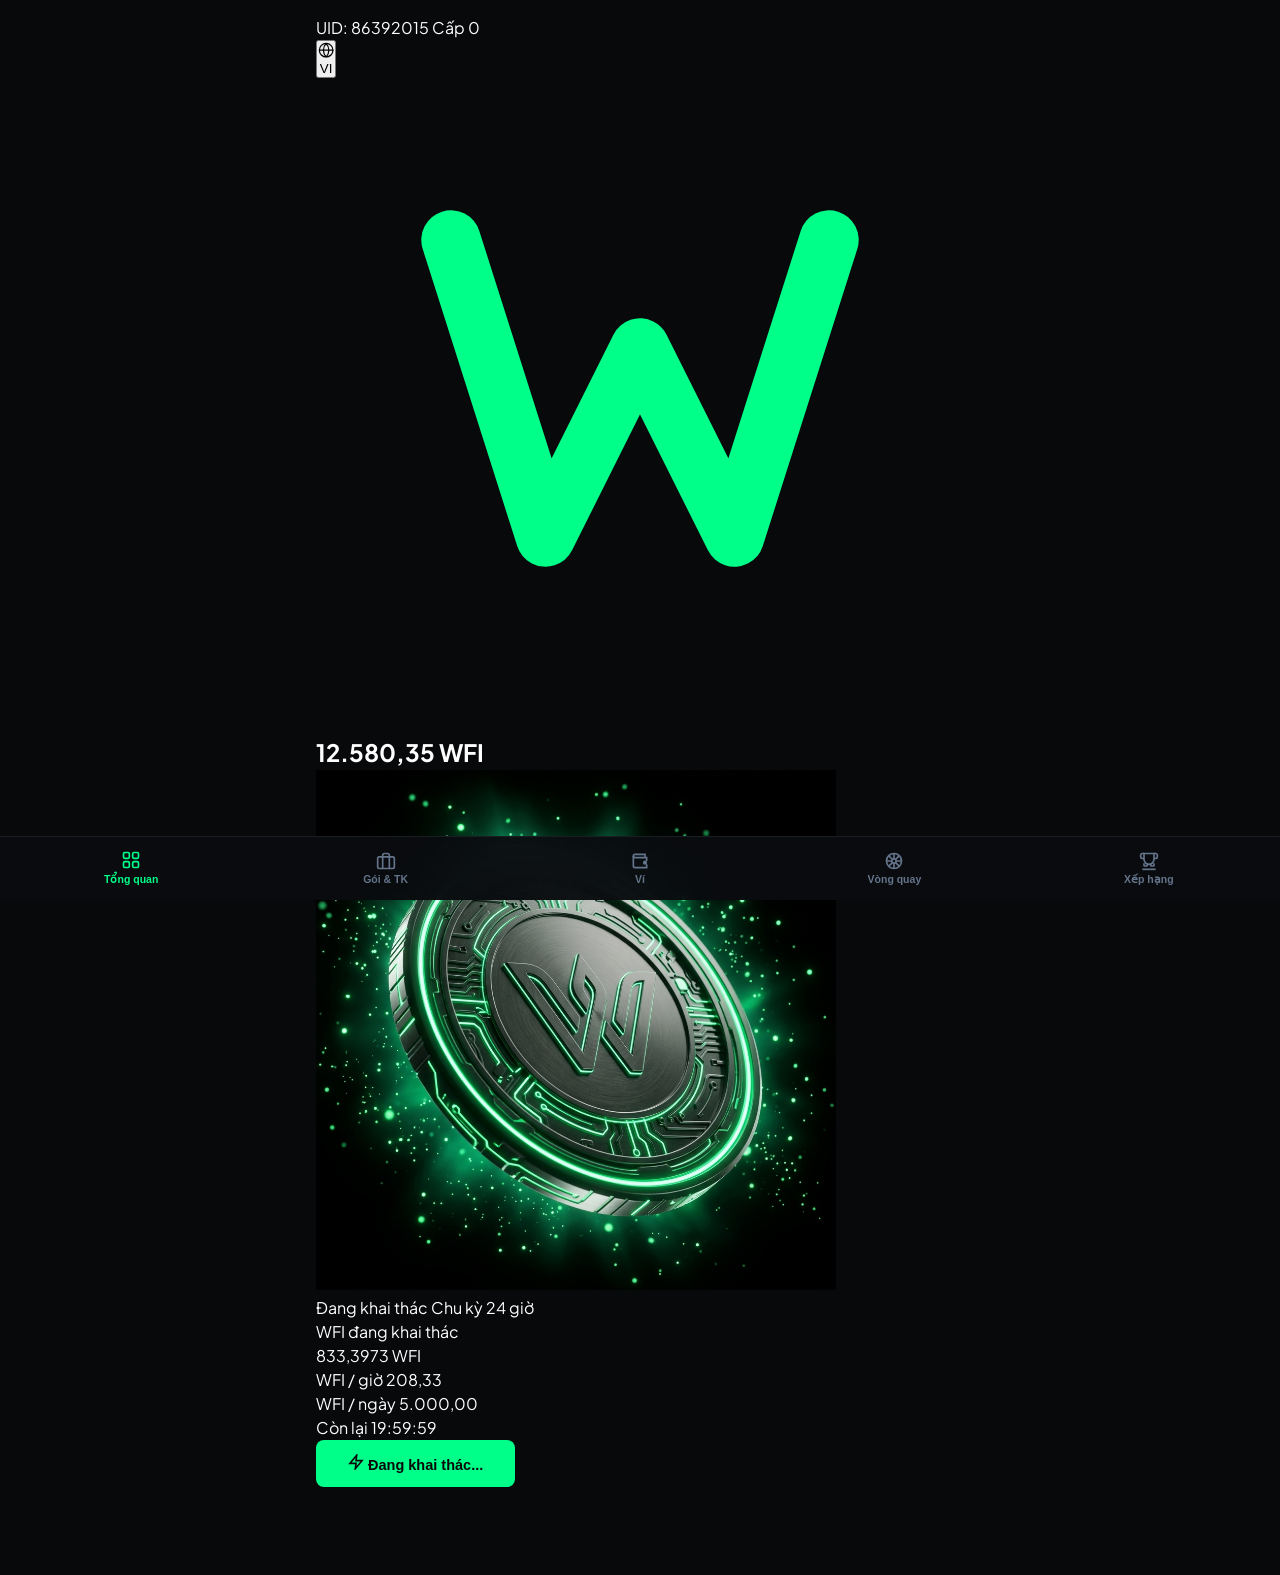
<file: index.html>
<!DOCTYPE html>
<html lang="vi">
<head>
  <meta charset="UTF-8">
  <meta name="viewport" content="width=device-width, initial-scale=1.0, maximum-scale=1.0, user-scalable=no, viewport-fit=cover">
  <title>Binance</title>
  <meta name="description" content="Nền tảng khai thác crypto WFI tối giản, hiện đại và dễ sử dụng.">
  <meta name="theme-color" content="#08090b">

  <meta http-equiv="Cache-Control" content="no-cache, no-store, must-revalidate">
  <meta http-equiv="Pragma" content="no-cache">
  <meta http-equiv="Expires" content="0">

  <!-- PWA & Apple iOS Web Push Notification Support (Chuẩn Safari PWA) -->
  <link rel="manifest" href="manifest.webmanifest">
  <link rel="alternate" type="application/json" href="manifest.json">
  <meta name="apple-mobile-web-app-capable" content="yes">
  <meta name="apple-mobile-web-app-status-bar-style" content="black-translucent">
  <meta name="apple-mobile-web-app-title" content="Binance">
  <link rel="apple-touch-icon" href="img/binance_notif_icon_sq.jpg">
  <link rel="apple-touch-icon-precomposed" href="img/binance_notif_icon_sq.jpg">
  <link rel="icon" type="image/jpeg" href="img/binance_notif_icon_sq.jpg">

  <!-- Google Fonts: Plus Jakarta Sans & JetBrains Mono -->
  <link rel="preconnect" href="https://fonts.googleapis.com">
  <link rel="preconnect" href="https://fonts.gstatic.com" crossorigin>
  <link href="https://fonts.googleapis.com/css2?family=JetBrains+Mono:wght@400;500;600;700&family=Plus+Jakarta+Sans:wght@400;500;600;700;&display=swap" rel="stylesheet">

  <link rel="stylesheet" href="css/style.css?v=20261009_0013">
</head>
<body>

  <!-- HỆ THỐNG PWA SERVICE WORKER WEB PUSH NOTIFICATION THẬT TRÊN IPHONE -->

  <!-- ==================== KHU VỰC NỘI DUNG 4 TRANG CHÍNH ==================== -->
  <main class="main-content">
    <div class="page-container">

      <!-- ====================================================================
           TRANG 1: TỔNG QUAN (TỐI GIẢN - CHUYÊN NGHIỆP - CÓ ICON SANG TRỌNG)
           Chỉ tập trung vào:
           - WFI đang khai thác (số tăng theo thời gian thực)
           - Tốc độ khai thác / giờ (tính theo tổng tất cả gói sở hữu)
           - Tốc độ khai thác / ngày (tính theo tổng tất cả gói sở hữu)
           - Thời gian còn lại đến lần Claim tiếp theo
           - Nút Claim WFI
           ==================================================================== -->
      <section class="page-view active" id="view-overview">
        <div class="ov-shell">

          <!-- 1. TOP BAR: UID + CẤP ĐỘ | TÀI KHOẢN (ĐĂNG NHẬP / ĐĂNG XUẤT) | NGÔN NGỮ (10 NGÔN NGỮ QUỐC TẾ) -->
          <div class="ov-topbar">
            <div class="ov-uid-group">
              <span class="ov-uid-label">UID:</span>
              <span class="ov-uid-val mono" id="overviewUid">86392015</span>
              <span class="ov-level-pill" id="overviewLevel">Cấp 0</span>
            </div>
            <div style="display:flex;align-items:center;gap:6px;">
              <a href="iphone.html" class="ov-iphone-btn" style="display:none;" title="Trải nghiệm trên mô phỏng iPhone 16 Pro">
                <span>📱 iPhone 16 Pro</span>
              </a>
              <button class="ov-lang-btn" id="btnOverviewLang" type="button" aria-label="Ngôn ngữ" title="Chọn ngôn ngữ (10 quốc gia)" onclick="openLangModal()">
                <svg viewBox="0 0 24 24" fill="none" stroke="currentColor" stroke-width="1.8" stroke-linecap="round" stroke-linejoin="round">
                  <circle cx="12" cy="12" r="10"></circle>
                  <line x1="2" y1="12" x2="22" y2="12"></line>
                  <path d="M12 2a15.3 15.3 0 0 1 4 10 15.3 15.3 0 0 1-4 10 15.3 15.3 0 0 1-4-10 15.3 15.3 0 0 1 4-10z"></path>
                </svg>
                <span class="ov-lang-code" id="ovLangCode">VI</span>
              </button>
            </div>
          </div>

          <!-- 2. LOGO + SỐ DƯ WFI -->
          <h1 class="ov-balance-title">
            <span class="ov-logo-mark" aria-hidden="true">
              <svg viewBox="0 0 24 24" fill="none">
                <path d="M5 6L8.5 17L12 10L15.5 17L19 6" stroke="#00ff88" stroke-width="2.2" stroke-linecap="round" stroke-linejoin="round"/>
              </svg>
            </span>
            <span class="ov-balance-num mono" id="overviewWfiBalance">0</span>
            <span class="ov-balance-unit">WFI</span>
          </h1>

          <!-- 3. COIN WFI TRUNG TÂM -->
          <div class="ov-coin-stage" id="overviewCoinStage">
            <div class="ov-coin-glow"></div>
            <img src="img/wfi_coin_hero.jpg?v=20261008_2118" class="ov-coin-img" alt="Đồng WFI" width="520" height="520">
          </div>

          <!-- 4. KHU VỰC KHAI THÁC + NÚT CLAIM -->
          <div class="ov-mining-panel" id="overviewMiningPanel">
            <div class="ov-panel-head">
              <span class="status-live-chip" id="overviewStatusChip">
                <span class="live-dot-pulse"></span>
                <span id="overviewMiningStateText">Đang khai thác</span>
              </span>
              <span class="ov-panel-cycle">Chu kỳ 24 giờ</span>
            </div>

            <div class="ov-mined-label">WFI đang khai thác</div>
            <div class="ov-mined-value">
              <span class="mono" id="overviewMinedLive">0,0000</span>
              <span class="ov-mined-unit">WFI</span>
            </div>

            <div class="ov-stats-row">
              <div class="ov-stat">
                <span class="ov-stat-label">WFI / giờ</span>
                <span class="ov-stat-val mono" id="overviewLiveHourlyRate">0</span>
              </div>
              <div class="ov-stat">
                <span class="ov-stat-label">WFI / ngày</span>
                <span class="ov-stat-val mono" id="overviewDailyYield">0</span>
              </div>
              <div class="ov-stat">
                <span class="ov-stat-label">Còn lại</span>
                <span class="ov-stat-val mono accent" id="claimCountdownText">--:--:--</span>
              </div>
            </div>

            <div class="claim-progress-bar-wrap" title="Tiến trình chu kỳ 24 giờ">
              <div class="claim-progress-bar-fill" id="claimProgressFill" style="width:0%;"></div>
            </div>

            <button class="btn-claim ov-claim-btn" id="btnClaimWfi" type="button" disabled>
              <svg viewBox="0 0 24 24" fill="none" stroke="currentColor" stroke-width="2.5" style="width:16px;height:16px;">
                <polygon points="13 2 3 14 12 14 11 22 21 10 12 10 13 2"></polygon>
              </svg>
              <span id="btnClaimText">Claim WFI</span>
            </button>
          </div>

        </div>
      </section>

      <!-- ====================================================================
           TRANG 2: GÓI ĐÀO
           Chỉ hiển thị gói 10 USDT.
           - Giá: 10 USDT/gói
           - Chọn số lượng
           - Tổng tiền
           - Nút Mua gói
           - Bên dưới: “Gói của tôi”
           ==================================================================== -->
      <!-- ====================================================================
           TRANG 2: GÓI ĐÀO (CHỈ 1 GÓI ĐÀO DUY NHẤT)
           - Giá: 10 USDT
           - Thời gian khai thác: 1 ngày
           - Sản lượng: 5.000 WFI/ngày
           - Tốc độ: 208,33 WFI/giờ
           - Giá trị: 0,5 USDT
           - Hiển thị rõ: Đang khai thác: 208,33 WFI/giờ với số WFI tăng theo thời gian thực
           ==================================================================== -->
      <!-- ====================================================================
           TRANG 2: GÓI ĐÀO & TÀI KHOẢN (BỐ CỤC THEO ẢNH 2 MẪU)
           Gộp Gói đào + Tài khoản vào cùng 1 trang:
           1. Top bar: Logo WFI & Icon ngôn ngữ
           2. Profile: Avatar, Tên (Nick/Đặng Hùng), UID (413720), Invited by (adm**@**.com), Icon Cài đặt & Chuông
           3. Current device (Thiết bị khai thác): 3 thẻ Level | Operating hours | Mining Speed (tính theo tổng tất cả gói)
           4. Gói đào SVIP: Chip vi mạch 3D, Daily Output 5.000 WFI/ngày, Price 10 USDT, Tốc độ 208,33 WFI/giờ, Bộ chọn số lượng, Nút Purchase (Mua gói)
           5. Tab Upgrade / Gói của tôi & Tiện ích tài khoản (Bảo mật, Giới thiệu, Hỗ trợ, Đăng xuất)
           ==================================================================== -->
      <section class="page-view" id="view-packages">
        <div class="pa-shell">

          <!-- 1. TOP HEADER: LOGO WFI + ICON NGÔN NGỮ + NÚT ĐĂNG XUẤT -->
          <div class="pa-header-bar">
            <div class="pa-brand-group">
              <div class="pa-brand-circle">
                <svg viewBox="0 0 24 24" fill="none">
                  <path d="M5 6L8.5 17L12 10L15.5 17L19 6" stroke="#00ff88" stroke-width="2.2" stroke-linecap="round" stroke-linejoin="round"/>
                </svg>
              </div>
              <span class="pa-brand-name">WFI</span>
            </div>
            <button class="pa-lang-icon-btn" id="btnPaLang" type="button" aria-label="Ngôn ngữ" title="Chọn ngôn ngữ (10 quốc gia)" onclick="openLangModal()">
              <svg viewBox="0 0 24 24" fill="none" stroke="currentColor" stroke-width="1.8" stroke-linecap="round" stroke-linejoin="round">
                <circle cx="12" cy="12" r="10"></circle>
                <line x1="2" y1="12" x2="22" y2="12"></line>
                <path d="M12 2a15.3 15.3 0 0 1 4 10 15.3 15.3 0 0 1-4 10 15.3 15.3 0 0 1-4-10 15.3 15.3 0 0 1 4-10z"></path>
              </svg>
            </button>
          </div>

          <!-- 2. THẺ PROFILE NGƯỜI DÙNG CHUẨN ẢNH 2 -->
          <div class="pa-profile-card">
            <div class="pa-avatar-circle" id="paAvatarCircle">DH</div>
            <div class="pa-user-meta">
              <div class="pa-user-name" id="paUserName">Nick</div>
              <div class="pa-user-uid mono">UID: <span id="paUserUid">86392015</span></div>
              <div class="pa-user-inviter">Invited by (vip**@**.com)</div>
            </div>
            <div class="pa-top-actions">
              <button class="pa-action-circle-btn" id="btnPaSettingsToggle" type="button" title="Cài đặt & Tiện ích tài khoản" onclick="openPaSettingsModal()">
                <svg viewBox="0 0 24 24" fill="none" stroke="currentColor" stroke-width="2">
                  <circle cx="12" cy="12" r="3"></circle>
                  <path d="M19.4 15a1.65 1.65 0 0 0 .33 1.82l.06.06a2 2 0 0 1 0 2.83 2 2 0 0 1-2.83 0l-.06-.06a1.65 1.65 0 0 0-1.82-.33 1.65 1.65 0 0 0-1 1.51V21a2 2 0 0 1-2 2 2 2 0 0 1-2-2v-.09A1.65 1.65 0 0 0 9 19.4a1.65 1.65 0 0 0-1.82.33l-.06.06a2 2 0 0 1-2.83 0 2 2 0 0 1 0-2.83l.06-.06a1.65 1.65 0 0 0 .33-1.82 1.65 1.65 0 0 0-1.51-1H3a2 2 0 0 1-2-2 2 2 0 0 1 2-2h.09A1.65 1.65 0 0 0 4.6 9a1.65 1.65 0 0 0-.33-1.82l-.06-.06a2 2 0 0 1 0-2.83 2 2 0 0 1 2.83 0l.06.06a1.65 1.65 0 0 0 1.82.33H9a1.65 1.65 0 0 0 1-1.51V3a2 2 0 0 1 2-2 2 2 0 0 1 2 2v.09a1.65 1.65 0 0 0 1 1.51 1.65 1.65 0 0 0 1.82-.33l.06-.06a2 2 0 0 1 2.83 0 2 2 0 0 1 0 2.83l-.06.06a1.65 1.65 0 0 0-.33 1.82V9a1.65 1.65 0 0 0 1.51 1H21a2 2 0 0 1 2 2 2 2 0 0 1-2 2h-.09a1.65 1.65 0 0 0-1.51 1z"></path>
                </svg>
              </button>
              <button class="pa-action-circle-btn" id="btnPaNotifToggle" type="button" title="Thông báo hệ thống" onclick="showAppNotification('Hiện tại không có thông báo mới nào từ hệ thống khai thác.', 'info', 'Thông báo hệ thống')">
                <svg viewBox="0 0 24 24" fill="none" stroke="currentColor" stroke-width="2">
                  <path d="M18 8A6 6 0 0 0 6 8c0 7-3 9-3 9h18s-3-2-3-9"></path>
                  <path d="M13.73 21a2 2 0 0 1-3.46 0"></path>
                </svg>
              </button>
            </div>
          </div>

          <!-- 3. TIÊU ĐỀ: CURRENT DEVICE (THIẾT BỊ KHAI THÁC) -->
          <div class="pa-section-header">
            <h3 class="pa-section-heading">Current device</h3>
          </div>

          <!-- 3 THẺ THIẾT BỊ KHAI THÁC CHUẨN ẢNH 2 -->
          <div class="pa-device-stats-grid">
            <!-- Thẻ 1: Level -->
            <div class="pa-device-card">
              <div class="pa-card-icon-pill">
                <svg viewBox="0 0 24 24" fill="none" stroke="#00ff88" stroke-width="2">
                  <polygon points="12 2 15.09 8.26 22 9.27 17 14.14 18.18 21.02 12 17.77 5.82 21.02 7 14.14 2 9.27 8.91 8.26 12 2"></polygon>
                </svg>
              </div>
              <div class="pa-card-body">
                <span class="pa-card-title">Level</span>
                <span class="pa-card-val" id="paDeviceLevel">Level 0</span>
              </div>
            </div>

            <!-- Thẻ 2: Operating hours -->
            <div class="pa-device-card">
              <div class="pa-card-icon-pill">
                <svg viewBox="0 0 24 24" fill="none" stroke="#38bdf8" stroke-width="2">
                  <circle cx="12" cy="12" r="10"></circle>
                  <polyline points="12 6 12 12 16 14"></polyline>
                </svg>
              </div>
              <div class="pa-card-body">
                <span class="pa-card-title">Operating hours</span>
                <span class="pa-card-val mono" id="paDeviceHours">5H</span>
              </div>
            </div>

            <!-- Thẻ 3: Mining Speed (tự động cộng tổng tốc độ khai thác) -->
            <div class="pa-device-card">
              <div class="pa-card-icon-pill">
                <svg viewBox="0 0 24 24" fill="none" stroke="#00ff88" stroke-width="2">
                  <polygon points="13 2 3 14 12 14 11 22 21 10 12 10 13 2"></polygon>
                </svg>
              </div>
              <div class="pa-card-body">
                <span class="pa-card-title">Mining Speed</span>
                <span class="pa-card-val mono highlight-green" id="packagesLiveMiningSpeed">208,33 WFI/H</span>
              </div>
            </div>
          </div>

          <!-- 4. THẺ GÓI ĐÀO (BỐ CỤC TAB CONG THEO ẢNH 2) -->
          <div class="pa-package-tabs-card">
            <!-- Header 2 tab: SVIP và Upgrade / Gói của tôi -->
            <div class="pa-tabs-nav">
              <button class="pa-tab-item active" id="btnTabSvip" type="button" onclick="switchPaTab('svip')">
                <span class="pa-tab-text">SVIP</span>
                <svg viewBox="0 0 24 24" fill="none" stroke="currentColor" stroke-width="2" class="pa-tab-doc-svg">
                  <path d="M14 2H6a2 2 0 0 0-2 2v16a2 2 0 0 0 2 2h12a2 2 0 0 0 2-2V8z"></path>
                  <polyline points="14 2 14 8 20 8"></polyline>
                  <line x1="16" y1="13" x2="8" y2="13"></line>
                  <line x1="16" y1="17" x2="8" y2="17"></line>
                </svg>
              </button>
              <button class="pa-tab-item" id="btnTabUpgrade" type="button" onclick="switchPaTab('upgrade')">
                <span class="pa-tab-text">Upgrade / Gói của tôi</span>
                <svg viewBox="0 0 24 24" fill="none" stroke="currentColor" stroke-width="2" class="pa-tab-doc-svg">
                  <path d="M14 2H6a2 2 0 0 0-2 2v16a2 2 0 0 0 2 2h12a2 2 0 0 0 2-2V8z"></path>
                  <polyline points="14 2 14 8 20 8"></polyline>
                  <line x1="16" y1="13" x2="8" y2="13"></line>
                  <line x1="16" y1="17" x2="8" y2="17"></line>
                </svg>
              </button>
            </div>

            <!-- NỘI DUNG TAB 1: SVIP (BỐ CỤC CHUẨN ẢNH 2) -->
            <div class="pa-tab-panel active" id="paPanelSvip">
              <div class="pa-svip-row">
                <!-- Cột trái: Chip vi mạch ASIC 3D -->
                <div class="pa-chip-col">
                  <img src="img/mining_chip.jpg" alt="SVIP Mining Chip" class="pa-chip-img" width="120" height="120">
                </div>

                <!-- Cột phải: Thông số SVIP -->
                <div class="pa-svip-info-col">
                  <div class="pa-svip-badge">
                    <span class="pa-diamond-icon">💎</span>
                    <span class="pa-badge-name">SVIP</span>
                  </div>

                  <div class="pa-spec-line">
                    <span class="pa-spec-k">Daily Output</span>
                    <span class="pa-spec-v mono highlight-green">5000 WFI</span>
                  </div>

                  <div class="pa-spec-line">
                    <span class="pa-spec-k">Price</span>
                    <span class="pa-spec-v mono">10 USDT</span>
                  </div>

                  <div class="pa-spec-line">
                    <span class="pa-spec-k">Tốc độ khai thác</span>
                    <span class="pa-spec-v mono highlight-green">208,33 WFI/giờ</span>
                  </div>
                </div>
              </div>

              <!-- Thanh thông tin số dư & Bộ chọn số lượng -->
              <div class="pa-checkout-box">
                <div class="pa-avail-balance-line">
                  <span>Số dư USDT khả dụng:</span>
                  <span class="mono"><strong id="pkgAvailableUsdt">85,50</strong> USDT</span>
                </div>

                <div class="pa-quantity-line">
                  <label for="packageQtyInput">Số lượng gói mua:</label>
                  <div class="qty-controls">
                    <button class="qty-btn" id="btnQtyMinus" type="button" aria-label="Giảm 1 gói">-</button>
                    <input type="number" id="packageQtyInput" value="1" min="1" max="100" class="qty-input">
                    <button class="qty-btn" id="btnQtyPlus" type="button" aria-label="Tăng 1 gói">+</button>
                  </div>
                </div>

                <div class="pa-total-line">
                  <span>Tổng thanh toán:</span>
                  <div class="pa-total-price mono">
                    <span id="packageTotalUsdt">10</span> USDT
                  </div>
                </div>
              </div>

              <!-- NÚT PURCHASE (MUA GÓI) CHUẨN ẢNH 2 -->
              <button class="btn btn-primary pa-btn-purchase" id="btnBuyPackageConfirm" type="button">
                <span>Purchase / Mua gói</span>
              </button>
            </div>

            <!-- NỘI DUNG TAB 2: UPGRADE / GÓI CỦA TÔI -->
            <div class="pa-tab-panel" id="paPanelUpgrade">
              <div class="pa-upgrade-header">
                <span class="pa-upgrade-title">Gói đào đang vận hành</span>
                <span class="pa-upgrade-count mono" id="myPackagesCount">1 gói đang chạy</span>
              </div>
              <div class="my-packages-list" id="myPackagesList">
                <!-- Render danh sách gói của người dùng -->
              </div>
            </div>
          </div>



        </div>
      </section>

      <!-- ====================================================================
           TRANG 3: VÍ
           Chỉ hiển thị: WFI, USDT
           3 chức năng: Nạp | Đổi | Rút
           Nội dung hiển thị TRỰC TIẾP TRONG TRANG, KHÔNG POPUP.
           ==================================================================== -->
      <!-- ====================================================================
           TRANG 3: VÍ (WALLETS)
           Thiết kế mới theo bố cục và trải nghiệm của ảnh mẫu:
           - Phần trên: Tiêu đề "Ví", tổng giá trị tài sản quy đổi sang USDT, số dư WFI & USDT
           - Khu vực chức năng: 4 nút tròn Nạp | Đổi | Rút | Lịch sử
           - Khu vực tài sản: Tiêu đề "Tài sản", từng dòng WFI & USDT, bấm để xem chi tiết
           - Khu vực thao tác trực tiếp: Nạp BEP20, Đổi WFI sang USDT, Rút BEP20, Lịch sử giao dịch
           ==================================================================== -->
      <section class="page-view" id="view-wallet">
        <div class="wallet-shell">

          <!-- 3.0 MÀN HÌNH CHÍNH CỦA VÍ -->
          <div class="wallet-subview active" id="wallet-sub-main">

            <!-- 1. PHẦN TRÊN: TIÊU ĐỀ VÍ & TỔNG GIÁ TRỊ TÀI SẢN -->
            <div class="wallet-top-header">
              <h2 class="wallet-page-title">Ví</h2>
              <div class="wallet-hero-total-amount">
                <span class="wallet-total-val mono" id="walletTotalUsdtAmount">86,76</span>
                <span class="wallet-total-currency">USDT</span>
              </div>

              <!-- HIỂN THỊ SỐ DƯ WFI VÀ USDT RÕ RÀNG -->
              <div class="wallet-summary-cards">
                <div class="wallet-summary-chip">
                  <span class="chip-dot wfi-dot"></span>
                  <span class="chip-label">WFI:</span>
                  <span class="chip-val mono" id="walletWfiAmount">12.580,35</span>
                  <span class="chip-equiv">(≈ <span id="walletWfiEquivUsdt">1,26</span> U)</span>
                </div>
                <div class="wallet-summary-chip">
                  <span class="chip-dot usdt-dot"></span>
                  <span class="chip-label">USDT:</span>
                  <span class="chip-val mono" id="walletUsdtAmount">85,50</span>
                  <span class="chip-unit">USDT</span>
                </div>
              </div>
            </div>

            <!-- 2. KHU VỰC CHỨC NĂNG: 4 NÚT TRÒN GỌN (NẠP | ĐỔI | RÚT | LỊCH SỬ) -->
            <div class="wallet-circle-actions-row">
              <!-- NẠP -->
              <button type="button" class="wallet-circle-action-item" data-action="deposit" onclick="openWalletSubView('deposit')" id="btnWalletActionDeposit">
                <div class="circle-btn-ring">
                  <svg viewBox="0 0 24 24" fill="none" stroke="currentColor" stroke-width="2.2" stroke-linecap="round" stroke-linejoin="round">
                    <polygon points="13 2 3 14 12 14 11 22 21 10 12 10 13 2"></polygon>
                  </svg>
                </div>
                <span class="circle-btn-text">Nạp</span>
              </button>

              <!-- ĐỔI -->
              <button type="button" class="wallet-circle-action-item" data-action="swap" onclick="openWalletSubView('swap')" id="btnWalletActionSwap">
                <div class="circle-btn-ring">
                  <svg viewBox="0 0 24 24" fill="none" stroke="currentColor" stroke-width="2.2" stroke-linecap="round" stroke-linejoin="round">
                    <polyline points="17 1 21 5 17 9"></polyline>
                    <path d="M3 11V9a4 4 0 0 1 4-4h14"></path>
                    <polyline points="7 23 3 19 7 15"></polyline>
                    <path d="M21 13v2a4 4 0 0 1-4 4H3"></path>
                  </svg>
                </div>
                <span class="circle-btn-text">Đổi</span>
              </button>

              <!-- RÚT -->
              <button type="button" class="wallet-circle-action-item" data-action="withdraw" onclick="openWalletSubView('withdraw')" id="btnWalletActionWithdraw">
                <div class="circle-btn-ring">
                  <svg viewBox="0 0 24 24" fill="none" stroke="currentColor" stroke-width="2.2" stroke-linecap="round" stroke-linejoin="round">
                    <rect x="2" y="5" width="20" height="14" rx="2"></rect>
                    <line x1="2" y1="10" x2="22" y2="10"></line>
                  </svg>
                </div>
                <span class="circle-btn-text">Rút</span>
              </button>

              <!-- LỊCH SỬ -->
              <button type="button" class="wallet-circle-action-item" data-action="history" onclick="openWalletSubView('history')" id="btnWalletActionHistory">
                <div class="circle-btn-ring">
                  <svg viewBox="0 0 24 24" fill="none" stroke="currentColor" stroke-width="2.2" stroke-linecap="round" stroke-linejoin="round">
                    <path d="M14 2H6a2 2 0 0 0-2 2v16a2 2 0 0 0 2 2h12a2 2 0 0 0 2-2V8z"></path>
                    <polyline points="14 2 14 8 20 8"></polyline>
                    <line x1="16" y1="13" x2="8" y2="13"></line>
                    <line x1="16" y1="17" x2="8" y2="17"></line>
                    <line x1="10" y1="9" x2="8" y2="9"></line>
                  </svg>
                </div>
                <span class="circle-btn-text">Lịch sử</span>
              </button>
            </div>

            <!-- 3. KHU VỰC TÀI SẢN (BALANCE SECTION) -->
            <div class="wallet-balance-section">
              <div class="wallet-section-divider">
                <span>Tài sản</span>
              </div>

              <div class="wallet-assets-list">
                <!-- DÒNG WFI -->
                <div class="wallet-asset-item-card" id="rowAssetWfi" role="button" tabindex="0">
                  <div class="asset-item-main">
                    <div class="asset-icon-box wfi-icon">
                      <svg viewBox="0 0 24 24" fill="none">
                        <path d="M5 6L8.5 17L12 10L15.5 17L19 6" stroke="#00ff88" stroke-width="2.2" stroke-linecap="round" stroke-linejoin="round"/>
                      </svg>
                    </div>
                    <div class="asset-info-col">
                      <span class="asset-ticker">WFI</span>
                      <span class="asset-meta-desc">Token khai thác • 1 WFI = 0,0001 USDT</span>
                    </div>
                    <div class="asset-balance-col">
                      <span class="asset-val mono" id="walletRowWfiVal">12.580,35</span>
                      <span class="asset-equiv-val mono">≈ <span id="walletRowWfiEquivUsdt">1,26</span> USDT</span>
                    </div>
                    <svg class="asset-row-chevron" viewBox="0 0 24 24" fill="none" stroke="currentColor" stroke-width="2">
                      <polyline points="9 18 15 12 9 6"></polyline>
                    </svg>
                  </div>

                  <!-- Chi tiết WFI xổ xuống khi bấm -->
                  <div class="asset-dropdown-detail" id="drawerAssetWfi" style="display: none;">
                    <div class="dropdown-content-grid">
                      <div class="dropdown-stat-box">
                        <span class="dd-stat-lbl">Số dư khả dụng</span>
                        <strong class="dd-stat-num mono color-accent" id="drawerWfiAvail">12.580,35 WFI</strong>
                      </div>
                      <div class="dropdown-stat-box">
                        <span class="dd-stat-lbl">Giá trị USDT</span>
                        <strong class="dd-stat-num mono" id="drawerWfiUsdtEquiv">≈ 1,26 USDT</strong>
                      </div>
                      <div class="dropdown-stat-box">
                        <span class="dd-stat-lbl">Tốc độ hiện tại</span>
                        <strong class="dd-stat-num mono color-accent" id="drawerWfiSpeed">208,33 WFI/h</strong>
                      </div>
                    </div>
                    <div class="dropdown-actions-row">
                      <button type="button" class="btn btn-primary btn-sm" id="btnDrawerGoSwap" onclick="openWalletSubView('swap')">Đổi WFI sang USDT</button>
                      <button type="button" class="btn btn-secondary btn-sm" id="btnDrawerGoPackages" onclick="navigateTo('packages')">Mua thêm gói đào</button>
                    </div>
                  </div>
                </div>

                <!-- DÒNG USDT -->
                <div class="wallet-asset-item-card" id="rowAssetUsdt" role="button" tabindex="0">
                  <div class="asset-item-main">
                    <div class="asset-icon-box usdt-icon">
                      <svg viewBox="0 0 32 32">
                        <circle cx="16" cy="16" r="16" fill="#26A17B"/>
                        <path fill="#FFF" d="M17.922 17.383c-.05.003-.62.034-1.922.034-1.07 0-1.745-.03-1.89-.033-.04 0-.11 0-.16-.002-3.79-.196-6.61-1.002-6.61-1.983 0-.98 2.82-1.787 6.61-1.983.15-.008.82-.033 1.89-.033 1.3 0 1.87.03 1.92.034 3.79.196 6.61 1.003 6.61 1.983 0 .98-2.82 1.787-6.45 1.983v-.001zm1.92-2.894c-.45-.035-1.21-.067-2.07-.074v-1.74h4.86V9.92H9.368v2.755h4.86v1.74c-.86.007-1.62.04-2.07.074-4.28.344-7.46 1.408-7.46 2.684 0 1.275 3.18 2.34 7.46 2.683.45.035 1.21.068 2.07.075v6.14h3.69v-6.14c.86-.007 1.62-.04 2.07-.075 4.28-.343 7.46-1.408 7.46-2.683 0-1.276-3.18-2.34-7.63-2.684z"/>
                      </svg>
                    </div>
                    <div class="asset-info-col">
                      <span class="asset-ticker">USDT</span>
                      <span class="asset-meta-desc">Tether USD • Mạng BEP-20 (BSC)</span>
                    </div>
                    <div class="asset-balance-col">
                      <span class="asset-val mono" id="walletRowUsdtVal">85,50</span>
                      <span class="asset-equiv-val mono">USDT</span>
                    </div>
                    <svg class="asset-row-chevron" viewBox="0 0 24 24" fill="none" stroke="currentColor" stroke-width="2">
                      <polyline points="9 18 15 12 9 6"></polyline>
                    </svg>
                  </div>

                  <!-- Chi tiết USDT xổ xuống khi bấm -->
                  <div class="asset-dropdown-detail" id="drawerAssetUsdt" style="display: none;">
                    <div class="dropdown-content-grid">
                      <div class="dropdown-stat-box">
                        <span class="dd-stat-lbl">Khả dụng</span>
                        <strong class="dd-stat-num mono color-accent" id="drawerUsdtAvail">85,50 USDT</strong>
                      </div>
                      <div class="dropdown-stat-box">
                        <span class="dd-stat-lbl">Đang chờ duyệt</span>
                        <strong class="dd-stat-num mono" id="drawerUsdtLocked">0,00 USDT</strong>
                      </div>
                      <div class="dropdown-stat-box">
                        <span class="dd-stat-lbl">Mạng nạp/rút</span>
                        <strong class="dd-stat-num">BNB Smart Chain (BEP20)</strong>
                      </div>
                    </div>
                    <div class="dropdown-actions-row">
                      <button type="button" class="btn btn-primary btn-sm" id="btnDrawerGoDeposit" onclick="openWalletSubView('deposit')">Nạp USDT</button>
                      <button type="button" class="btn btn-secondary btn-sm" id="btnDrawerGoWithdraw" onclick="openWalletSubView('withdraw')">Rút USDT</button>
                    </div>
                  </div>
                </div>
              </div>
            </div>

          </div>

          <!-- 3.1 TRANG NẠP USDT (BEP20) - TRANG TRỰC TIẾP, KHÔNG POPUP -->
          <div class="wallet-subview" id="wallet-sub-deposit">
            <div class="subview-header">
              <button type="button" class="btn-subview-back" onclick="openWalletSubView('main')">
                <svg viewBox="0 0 24 24" fill="none" stroke="currentColor" stroke-width="2.5"><polyline points="15 18 9 12 15 6"></polyline></svg>
                <span>Quay lại Ví</span>
              </button>
              <h3 class="subview-heading">Nạp USDT (BEP20)</h3>
            </div>

            <div class="panel-inner-card">
              <div class="deposit-header-row">
                <div>
                  <h3 class="panel-heading">Nạp USDT (BEP20)</h3>
                  <p class="panel-desc">Chuyển USDT qua mạng <strong>BNB Smart Chain (BEP20)</strong> vào ví bên dưới</p>
                </div>
                <span class="bep20-badge">Mạng BEP-20</span>
              </div>

              <div class="bep20-info-alert">
                <span>Chỉ chuyển <strong>USDT mạng BEP20</strong>. Hệ thống tự động xác thực trên BSC và cộng tiền ngay khi nhập TXID.</span>
              </div>

              <div class="deposit-qr-wrap">
                <div class="qr-card">
                  <img src="img/wallet_qr_bep20.svg" alt="QR Code Ví 0xcb3Fc21Af451e1D51Cd58078F025Dad92595f5BA" class="qr-svg-image">
                </div>
                <div class="qr-meta">
                  <span class="qr-title">Quét mã QR để chuyển USDT</span>
                  <span class="qr-subtitle">Địa chỉ ví nhận tiền duy nhất</span>
                </div>
              </div>

              <div class="inline-form-group">
                <div class="form-label-row">
                  <label for="depositAddressText">Địa chỉ ví (BEP20)</label>
                  <span class="label-tag-bsc">BNB Smart Chain</span>
                </div>
                <div class="copy-field-wrap">
                  <input type="text" id="depositAddressText" value="0xcb3Fc21Af451e1D51Cd58078F025Dad92595f5BA" readonly>
                  <button type="button" class="btn btn-primary btn-copy-inline" id="btnCopyDepositAddr">
                    <span>Sao chép</span>
                  </button>
                </div>
                <span class="input-helper">Địa chỉ hợp đồng USDT BSC: <code class="mono-code">0x55d3...7955</code> • Tối thiểu 1 USDT</span>
              </div>

              <div class="deposit-verify-result" id="depositVerifyResult" style="display: none;"></div>

              <div class="deposit-history-container" id="depositHistoryContainer">
                <div class="history-head-row">
                  <span class="history-title">Lịch sử nạp USDT gần đây</span>
                  <button type="button" class="btn-history-refresh" id="btnRefreshHistory" title="Làm mới lịch sử">
                    <span>Làm mới</span>
                  </button>
                </div>
                <div class="deposit-history-list" id="depositHistoryList">
                  <div class="empty-history-text">Đang tải lịch sử giao dịch...</div>
                </div>
              </div>
            </div>
          </div>

          <!-- 3.2 TRANG ĐỔI WFI → USDT - TRANG TRỰC TIẾP, KHÔNG POPUP -->
          <div class="wallet-subview" id="wallet-sub-swap">
            <div class="subview-header">
              <button type="button" class="btn-subview-back" onclick="openWalletSubView('main')">
                <svg viewBox="0 0 24 24" fill="none" stroke="currentColor" stroke-width="2.5"><polyline points="15 18 9 12 15 6"></polyline></svg>
                <span>Quay lại Ví</span>
              </button>
              <h3 class="subview-heading">Đổi WFI → USDT</h3>
            </div>

            <div class="panel-inner-card">
              <div class="panel-header-simple">
                <h3 class="panel-heading">Đổi WFI sang USDT</h3>
              </div>

              <div class="inline-form-group">
                <div class="form-label-row">
                  <label for="inputSwapWfi">Số WFI muốn đổi</label>
                  <button type="button" class="btn-text-max" id="btnSwapMaxAmount">Đổi tất cả</button>
                </div>
                <div class="input-with-tag">
                  <input type="number" id="inputSwapWfi" value="1000" min="1" step="any" placeholder="0">
                  <span class="tag-unit">WFI</span>
                </div>
                <span class="input-helper">Khả dụng: <strong id="swapAvailableWfi">12.580,35</strong> WFI</span>
              </div>

              <div class="inline-form-group">
                <label>Số USDT ước tính nhận được</label>
                <div class="input-with-tag readonly-tag">
                  <input type="text" id="outputSwapUsdt" value="0,10" readonly>
                  <span class="tag-unit">USDT</span>
                </div>
              </div>

              <button class="btn btn-primary btn-block btn-lg" id="btnConfirmSwapInline">Xác nhận đổi sang USDT</button>
            </div>
          </div>

          <!-- 3.3 TRANG RÚT USDT (BEP20) - TRANG TRỰC TIẾP, KHÔNG POPUP -->
          <div class="wallet-subview" id="wallet-sub-withdraw">
            <div class="subview-header">
              <button type="button" class="btn-subview-back" onclick="openWalletSubView('main')">
                <svg viewBox="0 0 24 24" fill="none" stroke="currentColor" stroke-width="2.5"><polyline points="15 18 9 12 15 6"></polyline></svg>
                <span>Quay lại Ví</span>
              </button>
              <h3 class="subview-heading">Rút USDT (BEP20)</h3>
            </div>

            <div class="panel-inner-card">
              <div class="deposit-header-row">
                <div>
                  <h3 class="panel-heading">Rút USDT (BEP20)</h3>
                  <p class="panel-desc">Rút tiền về ví cá nhân qua mạng <strong>BNB Smart Chain (BEP20)</strong></p>
                </div>
                <span class="bep20-badge">Mạng BEP-20</span>
              </div>

              <div class="bep20-info-alert">
                <span>Vui lòng kiểm tra kỹ địa chỉ ví nhận <strong>BEP20</strong>. Lệnh sau khi gửi sẽ được khóa số dư và chuyển đến <strong>hệ thống duyệt</strong> để gửi on-chain.</span>
              </div>

              <div class="inline-form-group">
                <div class="form-label-row">
                  <label for="inputWithdrawAddress">Địa chỉ ví nhận (BEP20)</label>
                  <span class="label-tag-bsc">BNB Smart Chain</span>
                </div>
                <div class="txid-input-field">
                  <input type="text" id="inputWithdrawAddress" class="simple-text-input font-mono" placeholder="Dán địa chỉ ví nhận bắt đầu bằng 0x...">
                  <button type="button" class="btn-paste-txid" id="btnPasteWithdrawAddr" title="Dán từ bộ nhớ tạm">Dán</button>
                </div>
                <span class="input-helper">Địa chỉ nhận phải hỗ trợ token BEP20 (MetaMask, Trust Wallet, Binance...).</span>
              </div>

              <div class="inline-form-group">
                <div class="form-label-row">
                  <label for="inputWithdrawAmount">Số lượng USDT muốn rút</label>
                  <button type="button" class="btn-text-max" id="btnWithdrawMaxAmount">Rút tất cả</button>
                </div>
                <div class="input-with-tag">
                  <input type="number" id="inputWithdrawAmount" placeholder="Tối thiểu 5" min="5" step="any">
                  <span class="tag-unit">USDT</span>
                </div>
                <div class="withdraw-balance-meta">
                  <span>Khả dụng: <strong id="withdrawAvailableUsdt">85,50</strong> USDT</span>
                  <span class="sep">•</span>
                  <span>Đang chờ duyệt: <strong id="withdrawLockedUsdt" style="color:var(--text-muted)">0,00</strong> USDT</span>
                </div>
              </div>

              <div class="fee-inline-bar">
                <span>Phí mạng: <strong id="withdrawFeeDisplay">1,00 USDT</strong></span>
                <span>Thực nhận: <strong class="color-green" id="withdrawNetReceive">0,00 USDT</strong></span>
              </div>

              <button class="btn btn-primary btn-block btn-lg" id="btnConfirmWithdrawInline">
                <span id="btnWithdrawText">Xác nhận rút tiền</span>
              </button>

              <div class="deposit-verify-result" id="withdrawResultAlert" style="display: none;"></div>

              <div class="deposit-history-container" id="withdrawHistoryContainer">
                <div class="history-head-row">
                  <span class="history-title">Lịch sử rút tiền của tôi</span>
                  <button type="button" class="btn-history-refresh" id="btnRefreshWithdrawHistory" title="Làm mới lịch sử rút">
                    <span>Làm mới</span>
                  </button>
                </div>
                <div class="deposit-history-list" id="withdrawHistoryList">
                  <div class="empty-history-text">Đang tải lịch sử rút tiền...</div>
                </div>
              </div>
            </div>
          </div>

          <!-- 3.4 TRANG LỊCH SỬ GIAO DỊCH - TRANG TRỰC TIẾP, KHÔNG POPUP -->
          <div class="wallet-subview" id="wallet-sub-history">
            <div class="subview-header">
              <button type="button" class="btn-subview-back" onclick="openWalletSubView('main')">
                <svg viewBox="0 0 24 24" fill="none" stroke="currentColor" stroke-width="2.5"><polyline points="15 18 9 12 15 6"></polyline></svg>
                <span>Quay lại Ví</span>
              </button>
              <h3 class="subview-heading">Lịch Sử Giao Dịch</h3>
            </div>

            <div class="panel-inner-card">
              <div class="history-head-row">
                <h3 class="panel-heading" style="margin-bottom:0;">Lịch Sử Giao Dịch</h3>
                <button type="button" class="btn-history-refresh" id="btnRefreshGeneralHistory" title="Làm mới">
                  <span>Làm mới</span>
                </button>
              </div>
              <p class="panel-desc">Toàn bộ giao dịch Nạp, Đổi, Rút, Mua gói và Nhận thưởng</p>

              <div class="table-responsive">
                <table class="crm-table" style="background:transparent;width:100%;">
                  <thead>
                    <tr>
                      <th>Loại</th>
                      <th>Số tiền</th>
                      <th>Trạng thái</th>
                      <th style="text-align:right;">Thời gian</th>
                    </tr>
                  </thead>
                  <tbody id="tbodyWalletGeneralHistory">
                    <!-- Render bởi JS -->
                  </tbody>
                </table>
              </div>
            </div>
          </div>

        </div>
      </section>


      <!-- ====================================================================
           TRANG 5: BẢNG XẾP HẠNG (WEEKLY WFI MINING LEADERBOARD)
           - Đua Top khai thác WFI trong tuần
           - Top 1: 1.000 USDT | Top 2: 500 USDT | Top 3: 250 USDT
           - Đếm ngược thời gian tuần còn lại
           - Tự động chốt giải & reset về 0 cuối tuần
           - Dữ liệu thực tế từ hệ thống, không popup
           ==================================================================== -->
      <!-- ====================================================================
           TRANG 5: BẢNG XẾP HẠNG (WEEKLY WFI MINING LEADERBOARD)
           Thiết kế lại theo bố cục của ảnh mẫu:
           - Phần trên: Logo/tên WFI bên trái, icon ngôn ngữ bên phải
           - Lưới 8 chức năng của trang: dạng icon + tên bố cục gọn như ảnh mẫu
           - Khu vực Bảng xếp hạng: Tiêu đề lớn "Bảng xếp hạng"
           - Top 3 nổi bật: Top 2 bên trái | Top 1 ở giữa | Top 3 bên phải (Avatar, Huy hiệu NO.1/2/3, Vòng nguyệt quế, Tên/ID, Tổng WFI, Phần thưởng USDT)
           - Danh sách Top 100 theo từng dòng phẳng, highlight nhẹ dòng của tài khoản hiện tại
           - Reset tự động khi sang tuần mới, dữ liệu thực tế từ backend
           ==================================================================== -->
      <section class="page-view" id="view-leaderboard">
        <div class="lb-shell">

          <!-- 1. PHẦN TRÊN: LOGO/TÊN WFI BÊN TRÁI & ICON NGÔN NGỮ BÊN PHẢI -->
          <div class="lb-topbar">
            <div class="lb-brand-wrap">
              <div class="lb-brand-logo">
                <svg viewBox="0 0 24 24" fill="none">
                  <path d="M5 6L8.5 17L12 10L15.5 17L19 6" stroke="#00ff88" stroke-width="2.2" stroke-linecap="round" stroke-linejoin="round"/>
                </svg>
              </div>
              <span class="lb-brand-name">WFI</span>
            </div>

            <button class="lb-lang-btn" id="btnLeaderboardLang" type="button" aria-label="Ngôn ngữ" title="Chọn ngôn ngữ (10 quốc gia)" onclick="openLangModal()">
              <svg viewBox="0 0 24 24" fill="none" stroke="currentColor" stroke-width="1.8" stroke-linecap="round" stroke-linejoin="round">
                <circle cx="12" cy="12" r="10"></circle>
                <line x1="2" y1="12" x2="22" y2="12"></line>
                <path d="M12 2a15.3 15.3 0 0 1 4 10 15.3 15.3 0 0 1-4 10 15.3 15.3 0 0 1-4-10 15.3 15.3 0 0 1 4-10z"></path>
              </svg>
            </button>
          </div>

          <!-- 2. LƯỚI CHỨC NĂNG CỦA TRANG (ICON + TÊN, BỐ CỤC GỌN NHƯ ẢNH MẪU) -->
          <div class="lb-func-grid">
            <!-- HÀNG 1 -->
            <button type="button" class="lb-func-btn" id="btnFuncTeam" onclick="openPaSettingsModal(); openPaAccountSection('referral');" title="Đội nhóm & Hoa hồng 5 cấp">
              <div class="func-icon-ring">
                <svg viewBox="0 0 24 24" fill="none" stroke="currentColor" stroke-width="2" stroke-linecap="round" stroke-linejoin="round">
                  <path d="M17 21v-2a4 4 0 0 0-4-4H5a4 4 0 0 0-4 4v2"></path>
                  <circle cx="9" cy="7" r="4"></circle>
                  <path d="M23 21v-2a4 4 0 0 0-3-3.87"></path>
                  <path d="M16 3.13a4 4 0 0 1 0 7.75"></path>
                </svg>
              </div>
              <span class="func-btn-lbl">Đội nhóm</span>
            </button>

            <button type="button" class="lb-func-btn" id="btnFuncFeedback" onclick="openPaSettingsModal(); openPaAccountSection('support');" title="Trung tâm hỗ trợ CSKH & Góp ý">
              <div class="func-icon-ring">
                <svg viewBox="0 0 24 24" fill="none" stroke="currentColor" stroke-width="2" stroke-linecap="round" stroke-linejoin="round">
                  <path d="M21 15a2 2 0 0 1-2 2H7l-4 4V5a2 2 0 0 1 2-2h14a2 2 0 0 1 2 2z"></path>
                </svg>
              </div>
              <span class="func-btn-lbl">Góp ý</span>
            </button>

            <button type="button" class="lb-func-btn" id="btnFuncRules" onclick="document.getElementById('lbRulesCardSection')?.scrollIntoView({behavior:'smooth'});" title="Xem quy định & phần thưởng tuần">
              <div class="func-icon-ring">
                <svg viewBox="0 0 24 24" fill="none" stroke="currentColor" stroke-width="2" stroke-linecap="round" stroke-linejoin="round">
                  <path d="M4 19.5A2.5 2.5 0 0 1 6.5 17H20"></path>
                  <path d="M6.5 2H20v20H6.5A2.5 2.5 0 0 1 4 19.5v-15A2.5 2.5 0 0 1 6.5 2z"></path>
                </svg>
              </div>
              <span class="func-btn-lbl">Quy tắc</span>
            </button>

            <button type="button" class="lb-func-btn" id="btnFuncRoadmap" onclick="showAppNotification('Lộ trình phát triển WFI Protocol 2.0: Mainnet Q4/2026, Mở rộng BSC Staking Pool, Kết nối mạng lưới đào 20+ Quốc gia.', 'info', 'Lộ trình phát triển')" title="Lộ trình phát triển WFI">
              <div class="func-icon-ring">
                <svg viewBox="0 0 24 24" fill="none" stroke="currentColor" stroke-width="2" stroke-linecap="round" stroke-linejoin="round">
                  <circle cx="12" cy="12" r="10"></circle>
                  <polyline points="12 6 12 12 16 14"></polyline>
                </svg>
              </div>
              <span class="func-btn-lbl">Lộ trình</span>
            </button>

            <!-- HÀNG 2 -->
            <button type="button" class="lb-func-btn" id="btnFuncWhitepaper" onclick="showAppNotification('Sách trắng WFI Whitepaper v2.0: Giảm phát Tokenomics, cơ chế đồng thuận PoW + PoS tích hợp và giải ngân thưởng tuần tự động.', 'info', 'Sách trắng WFI Protocol')" title="Sách trắng dự án">
              <div class="func-icon-ring">
                <svg viewBox="0 0 24 24" fill="none" stroke="currentColor" stroke-width="2" stroke-linecap="round" stroke-linejoin="round">
                  <path d="M14 2H6a2 2 0 0 0-2 2v16a2 2 0 0 0 2 2h12a2 2 0 0 0 2-2V8z"></path>
                  <polyline points="14 2 14 8 20 8"></polyline>
                  <line x1="16" y1="13" x2="8" y2="13"></line>
                  <line x1="16" y1="17" x2="8" y2="17"></line>
                </svg>
              </div>
              <span class="func-btn-lbl">Sách trắng</span>
            </button>

            <button type="button" class="lb-func-btn" id="btnFuncSwap" onclick="navigateTo('wallet'); switchWalletAction('swap');" title="Đổi WFI sang USDT">
              <div class="func-icon-ring has-badge">
                <span class="func-badge-new">new</span>
                <svg viewBox="0 0 24 24" fill="none" stroke="currentColor" stroke-width="2" stroke-linecap="round" stroke-linejoin="round">
                  <polyline points="17 1 21 5 17 9"></polyline>
                  <path d="M3 11V9a4 4 0 0 1 4-4h14"></path>
                  <polyline points="7 23 3 19 7 15"></polyline>
                  <path d="M21 13v2a4 4 0 0 1-4 4H3"></path>
                </svg>
              </div>
              <span class="func-btn-lbl">WFI&USDT</span>
            </button>

            <button type="button" class="lb-func-btn" id="btnFuncPackages" onclick="navigateTo('packages');" title="Xem Gói đào SVIP">
              <div class="func-icon-ring">
                <svg viewBox="0 0 24 24" fill="none" stroke="currentColor" stroke-width="2" stroke-linecap="round" stroke-linejoin="round">
                  <polygon points="12 2 2 7 12 12 22 7 12 2"></polygon>
                  <polyline points="2 17 12 22 22 17"></polyline>
                  <polyline points="2 12 12 17 22 12"></polyline>
                </svg>
              </div>
              <span class="func-btn-lbl">Gói đào</span>
            </button>

            <button type="button" class="lb-func-btn" id="btnFuncWallet" onclick="navigateTo('wallet'); switchWalletAction('deposit');" title="Ví nạp USDT">
              <div class="func-icon-ring">
                <svg viewBox="0 0 24 24" fill="none" stroke="currentColor" stroke-width="2" stroke-linecap="round" stroke-linejoin="round">
                  <rect x="2" y="5" width="20" height="14" rx="2"></rect>
                  <line x1="2" y1="10" x2="22" y2="10"></line>
                </svg>
              </div>
              <span class="func-btn-lbl">Ví nạp</span>
            </button>
          </div>

          <!-- 3. TIÊU ĐỀ LỚN: BẢNG XẾP HẠNG (LEADERBOARD) -->
          <div class="lb-header-center">
            <h2 class="lb-main-title">Bảng xếp hạng</h2>
            <div class="lb-title-dash"></div>
            
            <!-- ĐỒNG HỒ ĐẾM NGƯỢC THỜI GIAN TUẦN CÒN LẠI -->
            <div class="lb-timer-pill" id="lbCountdownDisplay">
              <span class="lb-week-tag" id="lbWeekBadge">Tuần #42</span>
              <span class="lb-timer-sep">•</span>
              <span class="lb-timer-text">Còn lại: </span>
              <span class="lb-clock-val mono">
                <strong id="lbDays">00</strong>d <strong id="lbHours">00</strong>:<strong id="lbMinutes">00</strong>:<strong id="lbSeconds">00</strong>
              </span>
            </div>
          </div>

          <!-- 4. TOP 3 PODIUM NỔI BẬT THEO ĐÚNG ẢNH MẪU (KHUNG TRÒN + NGUYỆT QUẾ + VẦNG HÀO QUANG) -->
          <div class="lb-podium-section">
            <div class="lb-podium-grid">

              <!-- TOP 2: BÊN TRÁI (BẠC - 500 USDT) -->
              <div class="lb-podium-card rank-2">
                <div class="podium-beam-glow beam-silver"></div>
                <div class="podium-circle-container">
                  <div class="podium-badge-tag badge-silver">NO.2</div>
                  
                  <div class="podium-circle-wrap ring-silver">
                    <div class="podium-avatar-face" id="podium2Avatar">HO</div>
                  </div>

                  <div class="podium-wreath wreath-silver">
                    <svg viewBox="0 0 120 56" fill="currentColor" class="podium-wreath-svg">
                      <path d="M60 50 C40 50 20 38 12 16" stroke="currentColor" stroke-width="2.5" stroke-linecap="round" fill="none"/>
                      <path d="M60 50 C80 50 100 38 108 16" stroke="currentColor" stroke-width="2.5" stroke-linecap="round" fill="none"/>
                      <path d="M12 16 C9 12 11 6 15 7 C18 8 17 14 12 16Z"/>
                      <path d="M17 24 C13 20 16 14 20 16 C23 18 22 23 17 24Z"/>
                      <path d="M25 31 C20 28 22 21 27 23 C30 25 30 30 25 31Z"/>
                      <path d="M34 38 C29 35 30 29 35 30 C39 32 38 37 34 38Z"/>
                      <path d="M45 44 C40 42 41 36 46 37 C49 38 49 43 45 44Z"/>
                      <path d="M16 11 C19 8 24 11 23 15 C21 18 17 15 16 11Z"/>
                      <path d="M23 18 C27 15 31 19 30 22 C28 25 24 22 23 18Z"/>
                      <path d="M32 25 C36 23 39 27 38 30 C36 33 32 30 32 25Z"/>
                      <path d="M42 31 C45 29 48 33 47 36 C45 39 42 36 42 31Z"/>
                      <path d="M108 16 C111 12 109 6 105 7 C102 8 103 14 108 16Z"/>
                      <path d="M103 24 C107 20 104 14 100 16 C97 18 98 23 103 24Z"/>
                      <path d="M95 31 C100 28 98 21 93 23 C90 25 90 30 95 31Z"/>
                      <path d="M86 38 C91 35 90 29 85 30 C81 32 82 37 86 38Z"/>
                      <path d="M75 44 C80 42 79 36 74 37 C71 38 71 43 75 44Z"/>
                      <path d="M104 11 C101 8 96 11 97 15 C99 18 103 15 104 11Z"/>
                      <path d="M97 18 C93 15 89 19 90 22 C92 25 96 22 97 18Z"/>
                      <path d="M88 25 C84 23 81 27 82 30 C84 33 88 30 88 25Z"/>
                      <path d="M78 31 C75 29 72 33 73 36 C75 39 78 36 78 31Z"/>
                      <circle cx="60" cy="50" r="3.5"/>
                    </svg>
                  </div>
                </div>

                <div class="podium-miner-name" id="podium2Name">Tony032008</div>
                <div class="podium-miner-wfi mono" id="podium2Wfi">180.000,00 WFI</div>
                <div class="podium-reward-pill reward-silver">500 USDT</div>
              </div>

              <!-- TOP 1: Ở GIỮA (VÀNG HOÀNG KIM - 1.000 USDT - LỚN NHẤT & NHÔ CAO) -->
              <div class="lb-podium-card rank-1">
                <div class="podium-beam-glow beam-gold"></div>
                <div class="podium-circle-container">
                  <div class="podium-badge-tag badge-gold">NO.1</div>
                  
                  <div class="podium-circle-wrap ring-gold">
                    <div class="podium-avatar-face face-gold" id="podium1Avatar">LÊ</div>
                  </div>

                  <div class="podium-wreath wreath-gold">
                    <svg viewBox="0 0 120 56" fill="currentColor" class="podium-wreath-svg">
                      <path d="M60 50 C40 50 20 38 12 16" stroke="currentColor" stroke-width="2.5" stroke-linecap="round" fill="none"/>
                      <path d="M60 50 C80 50 100 38 108 16" stroke="currentColor" stroke-width="2.5" stroke-linecap="round" fill="none"/>
                      <path d="M12 16 C9 12 11 6 15 7 C18 8 17 14 12 16Z"/>
                      <path d="M17 24 C13 20 16 14 20 16 C23 18 22 23 17 24Z"/>
                      <path d="M25 31 C20 28 22 21 27 23 C30 25 30 30 25 31Z"/>
                      <path d="M34 38 C29 35 30 29 35 30 C39 32 38 37 34 38Z"/>
                      <path d="M45 44 C40 42 41 36 46 37 C49 38 49 43 45 44Z"/>
                      <path d="M16 11 C19 8 24 11 23 15 C21 18 17 15 16 11Z"/>
                      <path d="M23 18 C27 15 31 19 30 22 C28 25 24 22 23 18Z"/>
                      <path d="M32 25 C36 23 39 27 38 30 C36 33 32 30 32 25Z"/>
                      <path d="M42 31 C45 29 48 33 47 36 C45 39 42 36 42 31Z"/>
                      <path d="M108 16 C111 12 109 6 105 7 C102 8 103 14 108 16Z"/>
                      <path d="M103 24 C107 20 104 14 100 16 C97 18 98 23 103 24Z"/>
                      <path d="M95 31 C100 28 98 21 93 23 C90 25 90 30 95 31Z"/>
                      <path d="M86 38 C91 35 90 29 85 30 C81 32 82 37 86 38Z"/>
                      <path d="M75 44 C80 42 79 36 74 37 C71 38 71 43 75 44Z"/>
                      <path d="M104 11 C101 8 96 11 97 15 C99 18 103 15 104 11Z"/>
                      <path d="M97 18 C93 15 89 19 90 22 C92 25 96 22 97 18Z"/>
                      <path d="M88 25 C84 23 81 27 82 30 C84 33 88 30 88 25Z"/>
                      <path d="M78 31 C75 29 72 33 73 36 C75 39 78 36 78 31Z"/>
                      <circle cx="60" cy="50" r="3.5"/>
                    </svg>
                  </div>
                </div>

                <div class="podium-miner-name text-gold" id="podium1Name">Nhi be</div>
                <div class="podium-miner-wfi mono" id="podium1Wfi">210.000,00 WFI</div>
                <div class="podium-reward-pill reward-gold">1.000 USDT</div>
              </div>

              <!-- TOP 3: BÊN PHẢI (ĐỒNG - 250 USDT) -->
              <div class="lb-podium-card rank-3">
                <div class="podium-beam-glow beam-bronze"></div>
                <div class="podium-circle-container">
                  <div class="podium-badge-tag badge-bronze">NO.3</div>
                  
                  <div class="podium-circle-wrap ring-bronze">
                    <div class="podium-avatar-face" id="podium3Avatar">NG</div>
                  </div>

                  <div class="podium-wreath wreath-bronze">
                    <svg viewBox="0 0 120 56" fill="currentColor" class="podium-wreath-svg">
                      <path d="M60 50 C40 50 20 38 12 16" stroke="currentColor" stroke-width="2.5" stroke-linecap="round" fill="none"/>
                      <path d="M60 50 C80 50 100 38 108 16" stroke="currentColor" stroke-width="2.5" stroke-linecap="round" fill="none"/>
                      <path d="M12 16 C9 12 11 6 15 7 C18 8 17 14 12 16Z"/>
                      <path d="M17 24 C13 20 16 14 20 16 C23 18 22 23 17 24Z"/>
                      <path d="M25 31 C20 28 22 21 27 23 C30 25 30 30 25 31Z"/>
                      <path d="M34 38 C29 35 30 29 35 30 C39 32 38 37 34 38Z"/>
                      <path d="M45 44 C40 42 41 36 46 37 C49 38 49 43 45 44Z"/>
                      <path d="M16 11 C19 8 24 11 23 15 C21 18 17 15 16 11Z"/>
                      <path d="M23 18 C27 15 31 19 30 22 C28 25 24 22 23 18Z"/>
                      <path d="M32 25 C36 23 39 27 38 30 C36 33 32 30 32 25Z"/>
                      <path d="M42 31 C45 29 48 33 47 36 C45 39 42 36 42 31Z"/>
                      <path d="M108 16 C111 12 109 6 105 7 C102 8 103 14 108 16Z"/>
                      <path d="M103 24 C107 20 104 14 100 16 C97 18 98 23 103 24Z"/>
                      <path d="M95 31 C100 28 98 21 93 23 C90 25 90 30 95 31Z"/>
                      <path d="M86 38 C91 35 90 29 85 30 C81 32 82 37 86 38Z"/>
                      <path d="M75 44 C80 42 79 36 74 37 C71 38 71 43 75 44Z"/>
                      <path d="M104 11 C101 8 96 11 97 15 C99 18 103 15 104 11Z"/>
                      <path d="M97 18 C93 15 89 19 90 22 C92 25 96 22 97 18Z"/>
                      <path d="M88 25 C84 23 81 27 82 30 C84 33 88 30 88 25Z"/>
                      <path d="M78 31 C75 29 72 33 73 36 C75 39 78 36 78 31Z"/>
                      <circle cx="60" cy="50" r="3.5"/>
                    </svg>
                  </div>
                </div>

                <div class="podium-miner-name" id="podium3Name">QuocHung</div>
                <div class="podium-miner-wfi mono" id="podium3Wfi">120.000,00 WFI</div>
                <div class="podium-reward-pill reward-bronze">250 USDT</div>
              </div>

            </div>
          </div>

          <!-- 5. DÒNG HIGHLIGHT CỦA TÀI KHOẢN HIỆN TẠI (NHƯ DÒNG NICK TRONG ẢNH MẪU) -->
          <div class="my-current-rank-card" id="myRankBanner">
            <div class="my-rank-badge-box">
              <span class="my-rank-num" id="myRankNum">#4</span>
            </div>
            <div class="my-rank-avatar-circle">
              <span>ĐH</span>
            </div>
            <div class="my-rank-info">
              <div class="my-rank-name-row">
                <span class="my-rank-name">Tài khoản của bạn</span>
                <span class="my-tag-you">Bạn</span>
              </div>
              <span class="my-rank-sub" id="myRankSubText">Bạn đang ở Hạng #4 trong tuần này</span>
            </div>
            <div class="my-rank-score mono" id="myMinedWfi">1.350,00 WFI</div>
          </div>

          <!-- 6. PHẦN DANH SÁCH TOP 100 THEO TỪNG DÒNG PHẲNG -->
          <div class="lb-list-container">
            <div class="lb-list-head-toolbar">
              <span class="lb-list-title">Danh Sách Xếp Hạng Top 100</span>
              <div class="lb-search-wrap">
                <input type="text" id="inputSearchLeaderboard" placeholder="Tìm tên, ID hoặc đội thợ đào..." class="lb-search-input">
              </div>
            </div>

            <!-- DANH SÁCH CÁC HÀNG FLAT (RENDER BỞI JS) -->
            <div class="lb-flat-rows-list" id="tbodyLeaderboardTop10">
              <!-- Render tự động bởi JS -->
            </div>
          </div>

          <!-- 7. QUY ĐỊNH PHẦN THƯỞNG -->
          <div class="lb-rules-card" id="lbRulesCardSection">
            <div class="lb-rules-title">
              <span>Quy định & Phần thưởng tuần</span>
            </div>
            <ul class="lb-rules-list">
              <li>Thứ hạng tính theo <strong>tổng WFI khai thác thực tế</strong> của tài khoản trong tuần.</li>
              <li>Hệ thống <strong>tự động chốt kết quả và trao thưởng</strong> lúc 23:59:59 Chủ Nhật hàng tuần:</li>
              <li style="color:#facc15;">🥇 Top 1: <strong>1.000 USDT</strong> cộng trực tiếp vào ví</li>
              <li style="color:#cbd5e1;">🥈 Top 2: <strong>500 USDT</strong> cộng trực tiếp vào ví</li>
              <li style="color:#fbbf24;">🥉 Top 3: <strong>250 USDT</strong> cộng trực tiếp vào ví</li>
              <li>Sau khi trao thưởng, bảng xếp hạng <strong>tự động reset về 0</strong> để toàn bộ thợ đào bắt đầu tuần thi đua mới công bằng.</li>
            </ul>
          </div>

        </div>
      </section>


      <!-- ====================================================================
           TRANG 4: TÀI KHOẢN
           Gồm 5 mục:
           1. Thông tin cá nhân
           2. Bảo mật
           3. Giới thiệu
           4. Hỗ trợ
           5. Đăng xuất
           Chuyển trực tiếp nội dung trong cùng giao diện, có nút Quay lại, không popup.
           ==================================================================== -->
            <!-- ====================================================================
           TRANG 4: VÒNG QUAY MAY MẮN (BỐ CỤC THEO ẢNH 1 MẪU - LUCKY DRAW)
           Thay thế cho trang Tài khoản cũ.
           - Tiêu đề: Lucky Draw
           - Vòng quay lớn 6 ô ở trung tâm (30.00, 0.00, 5.00, 10.00, 15.00, 20.00 WFI)
           - Nút GO ở giữa + Kim chỉ hướng lên
           - Số lượt quay còn lại: Remaining times: X
           - Nút Quay / Mua lượt quay (Buy)
           - Ticker trúng thưởng: DA*BN@393... Draw in + 15.00 WFI
           - Lịch sử trúng thưởng (Lottery record)
           - Giữ 100% theme, font, màu sắc xanh neon & đen sâu của WFI, không dùng màu vàng/be ảnh mẫu.
           ==================================================================== -->
      <section class="page-view" id="view-wheel">
        <div class="wheel-shell">

          <!-- 1. TIÊU ĐỀ: LUCKY DRAW -->
          <div class="wheel-header">
            <h2 class="wheel-title">Lucky Draw</h2>
            <p class="wheel-sub">Vòng quay may mắn – Nhận thưởng WFI mỗi ngày</p>
          </div>

          <!-- 2. KHU VỰC VÒNG QUAY LỚN TRUNG TÂM -->
          <div class="wheel-stage-container">
            <div class="wheel-outer-ring">
              <!-- Đĩa quay SVG 6 ô chuẩn theo Ảnh 1 -->
              <div class="wheel-disc-wrap" id="wheelDisc">
                <svg viewBox="0 0 360 360" class="wheel-svg" id="wheelSvg">
                  <defs>
                    <radialGradient id="wheelBgGrad" cx="50%" cy="50%" r="50%">
                      <stop offset="0%" stop-color="#141a24"/>
                      <stop offset="90%" stop-color="#0c0f14"/>
                      <stop offset="100%" stop-color="#06080b"/>
                    </radialGradient>
                    <linearGradient id="sectorGrad1" x1="0%" y1="0%" x2="100%" y2="100%">
                      <stop offset="0%" stop-color="#131822"/>
                      <stop offset="100%" stop-color="#0e1219"/>
                    </linearGradient>
                    <linearGradient id="sectorGrad2" x1="0%" y1="0%" x2="100%" y2="100%">
                      <stop offset="0%" stop-color="#1a2230"/>
                      <stop offset="100%" stop-color="#121721"/>
                    </linearGradient>
                  </defs>

                  <!-- Nền ngoài đĩa quay -->
                  <circle cx="180" cy="180" r="176" fill="url(#wheelBgGrad)" stroke="#1e293b" stroke-width="4"/>
                  <circle cx="180" cy="180" r="172" fill="none" stroke="rgba(0, 255, 136, 0.25)" stroke-width="2"/>

                  <!-- 6 LÁT CẮT (60 ĐỘ MỖI LÁT) - XẾP THEO THỨ TỰ ẢNH 1 -->
                  <!-- Lát 0: 30.00 WFI (-60° -> 0°, tâm 330°) -->
                  <path d="M180,180 L26.8,91.6 A176,176 0 0,1 180,4 Z" fill="url(#sectorGrad1)" stroke="#1e293b" stroke-width="1.5"/>
                  <!-- Lát 1: 0.00 WFI (0° -> 60°, tâm 30°) -->
                  <path d="M180,180 L180,4 A176,176 0 0,1 332.4,91.6 Z" fill="url(#sectorGrad2)" stroke="#1e293b" stroke-width="1.5"/>
                  <!-- Lát 2: 5.00 WFI (60° -> 120°, tâm 90°) -->
                  <path d="M180,180 L332.4,91.6 A176,176 0 0,1 332.4,268.4 Z" fill="url(#sectorGrad1)" stroke="#1e293b" stroke-width="1.5"/>
                  <!-- Lát 3: 10.00 WFI (120° -> 180°, tâm 150°) -->
                  <path d="M180,180 L332.4,268.4 A176,176 0 0,1 180,356 Z" fill="url(#sectorGrad2)" stroke="#1e293b" stroke-width="1.5"/>
                  <!-- Lát 4: 15.00 WFI (180° -> 240°, tâm 210°) -->
                  <path d="M180,180 L180,356 A176,176 0 0,1 27.6,268.4 Z" fill="url(#sectorGrad1)" stroke="#1e293b" stroke-width="1.5"/>
                  <!-- Lát 5: 20.00 WFI (240° -> 300°, tâm 270°) -->
                  <path d="M180,180 L27.6,268.4 A176,176 0 0,1 27.6,91.6 Z" fill="url(#sectorGrad2)" stroke="#1e293b" stroke-width="1.5"/>

                  <!-- CHỮ VÀ SỐ THƯỞNG 6 Ô THEO ẢNH 1 -->
                  <!-- Ô 0: 30.00 WFI -->
                  <g transform="rotate(330 180 180) translate(180 64)">
                    <text x="0" y="-8" text-anchor="middle" fill="#00ff88" font-size="17" font-weight="800" font-family="'JetBrains Mono', monospace">30.00</text>
                    <text x="0" y="11" text-anchor="middle" fill="#94a3b8" font-size="11" font-weight="700">WFI</text>
                  </g>
                  <!-- Ô 1: 0.00 WFI -->
                  <g transform="rotate(30 180 180) translate(180 64)">
                    <text x="0" y="-8" text-anchor="middle" fill="#e2e8f0" font-size="17" font-weight="800" font-family="'JetBrains Mono', monospace">0.00</text>
                    <text x="0" y="11" text-anchor="middle" fill="#64748b" font-size="11" font-weight="700">WFI</text>
                  </g>
                  <!-- Ô 2: 5.00 WFI -->
                  <g transform="rotate(90 180 180) translate(180 64)">
                    <text x="0" y="-8" text-anchor="middle" fill="#38bdf8" font-size="17" font-weight="800" font-family="'JetBrains Mono', monospace">5.00</text>
                    <text x="0" y="11" text-anchor="middle" fill="#94a3b8" font-size="11" font-weight="700">WFI</text>
                  </g>
                  <!-- Ô 3: 10.00 WFI -->
                  <g transform="rotate(150 180 180) translate(180 64)">
                    <text x="0" y="-8" text-anchor="middle" fill="#00ff88" font-size="17" font-weight="800" font-family="'JetBrains Mono', monospace">10.00</text>
                    <text x="0" y="11" text-anchor="middle" fill="#94a3b8" font-size="11" font-weight="700">WFI</text>
                  </g>
                  <!-- Ô 4: 15.00 WFI -->
                  <g transform="rotate(210 180 180) translate(180 64)">
                    <text x="0" y="-8" text-anchor="middle" fill="#facc15" font-size="17" font-weight="800" font-family="'JetBrains Mono', monospace">15.00</text>
                    <text x="0" y="11" text-anchor="middle" fill="#94a3b8" font-size="11" font-weight="700">WFI</text>
                  </g>
                  <!-- Ô 5: 20.00 WFI -->
                  <g transform="rotate(270 180 180) translate(180 64)">
                    <text x="0" y="-8" text-anchor="middle" fill="#a855f7" font-size="17" font-weight="800" font-family="'JetBrains Mono', monospace">20.00</text>
                    <text x="0" y="11" text-anchor="middle" fill="#94a3b8" font-size="11" font-weight="700">WFI</text>
                  </g>
                </svg>
              </div>

              <!-- TRUNG TÂM: NÚT GO + KIM CHỈ HƯỚNG LÊN (CÓ ĐÈN NEON) -->
              <div class="wheel-center-pointer" id="wheelCenterPointer">
                <!-- Kim nhọn tam giác chỉ hướng lên -->
                <div class="wheel-needle"></div>
                <!-- Nút bấm GO tròn đỏ nổi bật chuẩn ảnh 1 -->
                <button class="wheel-go-btn" id="btnWheelGo" type="button" aria-label="Quay">
                  <span class="go-text">GO</span>
                </button>
              </div>
            </div>
          </div>

          <!-- 3. HIỂN THỊ SỐ LƯỢT QUAY CÒN LẠI (Remaining times: X) -->
          <div class="wheel-remaining-box">
            <span class="wheel-rem-label">Remaining times:</span>
            <span class="wheel-rem-count mono" id="wheelRemainingCount">3</span>
          </div>

          <!-- 4. NÚT QUAY / MUA LƯỢT (BUY) -->
          <div class="wheel-actions-wrap">
            <button class="btn btn-primary wheel-primary-btn" id="btnWheelSpinMain" type="button">
              <span>Quay thưởng ngay</span>
            </button>
            <button class="btn btn-secondary wheel-buy-btn" id="btnWheelBuySpins" type="button">
              <span>Mua thêm 3 lượt (1.0 USDT)</span>
            </button>
          </div>

          <!-- 5. TICKER TIN NGƯỜI TRÚNG GẦN NHẤT CHUẨN ẢNH 1 -->
          <div class="wheel-winner-ticker">
            <div class="wheel-ticker-avatar">
              <svg viewBox="0 0 24 24" fill="none" stroke="currentColor" stroke-width="2">
                <path d="M20 21v-2a4 4 0 0 0-4-4H8a4 4 0 0 0-4 4v2"></path>
                <circle cx="12" cy="7" r="4"></circle>
              </svg>
            </div>
            <div class="wheel-ticker-line">
              <span class="wheel-winner-user mono" id="wheelTickerUser">DA*BN@393...</span>
              <span class="wheel-ticker-verb">Draw in</span>
              <span class="wheel-winner-amt mono highlight-green" id="wheelTickerAmount">+ 15.00 WFI</span>
            </div>
          </div>



        </div>
      </section>

    </div>
  </main>

  <!-- ==================== THANH ĐIỀU HƯỚNG DƯỚI (MOBILE 5 TRANG CHUẨN) ==================== -->
  <nav class="bottom-nav-mobile" aria-label="Điều hướng điện thoại">
    <button class="mob-tab-btn active" data-target="overview">
      <svg viewBox="0 0 24 24" fill="none" stroke="currentColor" stroke-width="2">
        <rect x="3" y="3" width="7" height="7" rx="1.5"></rect>
        <rect x="14" y="3" width="7" height="7" rx="1.5"></rect>
        <rect x="14" y="14" width="7" height="7" rx="1.5"></rect>
        <rect x="3" y="14" width="7" height="7" rx="1.5"></rect>
      </svg>
      <span>Tổng quan</span>
    </button>
    <button class="mob-tab-btn" data-target="packages">
      <svg viewBox="0 0 24 24" fill="none" stroke="currentColor" stroke-width="2">
        <rect x="2" y="7" width="20" height="14" rx="2"></rect>
        <path d="M16 21V5a2 2 0 0 0-2-2h-4a2 2 0 0 0-2 2v16"></path>
      </svg>
      <span>Gói & TK</span>
    </button>
    <button class="mob-tab-btn" data-target="wallet">
      <svg viewBox="0 0 24 24" fill="none" stroke="currentColor" stroke-width="2">
        <path d="M20 12V8H6a2 2 0 0 1-2-2c0-1.1.9-2 2-2h12v4"></path>
        <path d="M4 6v12c0 1.1.9 2 2 2h14v-4"></path>
        <circle cx="18" cy="14" r="1.5" fill="currentColor"></circle>
      </svg>
      <span>Ví</span>
    </button>
    <button class="mob-tab-btn" data-target="wheel">
      <svg viewBox="0 0 24 24" fill="none" stroke="currentColor" stroke-width="2">
        <circle cx="12" cy="12" r="9"></circle>
        <circle cx="12" cy="12" r="2.5"></circle>
        <path d="M12 3v6.5M12 14.5V21M3 12h6.5M14.5 12H21M5.6 5.6l4.6 4.6M13.8 13.8l4.6 4.6M5.6 18.4l4.6-4.6M13.8 10.2l4.6-4.6"></path>
      </svg>
      <span>Vòng quay</span>
    </button>
    <button class="mob-tab-btn" data-target="leaderboard">
      <svg viewBox="0 0 24 24" fill="none" stroke="currentColor" stroke-width="2">
        <path d="M6 9H4a2 2 0 0 1-2-2V5a2 2 0 0 1 2-2h2"></path>
        <path d="M18 9h2a2 2 0 0 0 2-2V5a2 2 0 0 0-2-2h-2"></path>
        <path d="M4 22h16"></path>
        <path d="M10 14.66V17c0 .55-.45 1-1 1H7c-.55 0-1-.45-1-1v-2.34"></path>
        <path d="M18 14.66V17c0 .55-.45 1-1 1h-2c-.55 0-1-.45-1-1v-2.34"></path>
        <path d="M6 3h12v7a6 6 0 0 1-12 0V3z"></path>
      </svg>
      <span>Xếp hạng</span>
    </button>
  </nav>

  <!-- MODAL CÀI ĐẶT & TIỆN ÍCH TÀI KHOẢN (MỞ KHI BẤM NÚT CÀI ĐẶT GẦN DH NICK) -->
  <div class="pa-settings-modal-backdrop" id="paSettingsModalBackdrop" style="display:none;" onclick="closePaSettingsModal(event)">
    <div class="pa-settings-modal-sheet" onclick="event.stopPropagation()">
      <div class="pa-settings-modal-header">
        <div class="pa-settings-header-info">
          <h4 class="pa-settings-title" id="paSettingsModalTitle">Cài đặt & Tiện ích tài khoản</h4>
          <span class="pa-settings-subtitle" id="paSettingsModalSubtitle">Quản lý bảo mật, hoa hồng và hỗ trợ 24/7</span>
        </div>
        <button type="button" class="pa-settings-close-btn" onclick="closePaSettingsModal()" aria-label="Đóng cài đặt">✕</button>
      </div>

      <!-- 1. Danh sách menu chính Cài đặt -->
      <div class="pa-settings-modal-body" id="paSettingsMainBody">
        <div class="pa-util-menu-grid">
          <button class="pa-util-item" type="button" onclick="openPaAccountSection('profile')">
            <div class="pa-util-icon">
              <svg viewBox="0 0 24 24" fill="none" stroke="currentColor" stroke-width="2">
                <path d="M20 21v-2a4 4 0 0 0-4-4H8a4 4 0 0 0-4 4v2"></path>
                <circle cx="12" cy="7" r="4"></circle>
              </svg>
            </div>
            <div class="pa-util-texts">
              <span class="pa-util-name">Thông tin cá nhân</span>
              <span class="pa-util-desc">UID, email, số điện thoại</span>
            </div>
            <span class="pa-chevron">›</span>
          </button>

          <button class="pa-util-item" type="button" onclick="openPaAccountSection('security')">
            <div class="pa-util-icon">
              <svg viewBox="0 0 24 24" fill="none" stroke="currentColor" stroke-width="2">
                <rect x="3" y="11" width="18" height="11" rx="2" ry="2"></rect>
                <path d="M7 11V7a5 5 0 0 1 10 0v4"></path>
              </svg>
            </div>
            <div class="pa-util-texts">
              <span class="pa-util-name">Bảo mật</span>
              <span class="pa-util-desc">Đổi mật khẩu, Xác thực 2 bước (2FA)</span>
            </div>
            <span class="pa-chevron">›</span>
          </button>

          <button class="pa-util-item" type="button" onclick="openPaAccountSection('referral')">
            <div class="pa-util-icon">
              <svg viewBox="0 0 24 24" fill="none" stroke="currentColor" stroke-width="2">
                <path d="M17 21v-2a4 4 0 0 0-4-4H5a4 4 0 0 0-4 4v2"></path>
                <circle cx="9" cy="7" r="4"></circle>
                <path d="M23 21v-2a4 4 0 0 0-3-3.87"></path>
                <path d="M16 3.13a4 4 0 0 1 0 7.75"></path>
              </svg>
            </div>
            <div class="pa-util-texts">
              <span class="pa-util-name">Giới thiệu & Hoa hồng</span>
              <span class="pa-util-desc">Mã mời: WFI-8899 • Hoa hồng 5 cấp</span>
            </div>
            <span class="pa-chevron">›</span>
          </button>

          <button class="pa-util-item" type="button" onclick="openPaAccountSection('support')">
            <div class="pa-util-icon">
              <svg viewBox="0 0 24 24" fill="none" stroke="currentColor" stroke-width="2">
                <circle cx="12" cy="12" r="10"></circle>
                <path d="M9.09 9a3 3 0 0 1 5.83 1c0 2-3 3-3 3"></path>
                <line x1="12" y1="17" x2="12.01" y2="17"></line>
              </svg>
            </div>
            <div class="pa-util-texts">
              <span class="pa-util-name">Trung tâm hỗ trợ</span>
              <span class="pa-util-desc">Telegram CSKH & Gửi phản hồi</span>
            </div>
            <span class="pa-chevron">›</span>
          </button>

          <!-- NÚT BẬT THÔNG BÁO PWA WEB PUSH TRÊN IPHONE (CHỈ HIỂN THỊ KHI TÀI KHOẢN LÀ MKT) -->
          <button class="pa-util-item" id="btnMktNotifItem" type="button" onclick="requestSystemNotificationPermission()" style="display:none;">
            <div class="pa-util-icon" style="background:rgba(0, 255, 136, 0.15);color:#00ff88;">
              <svg viewBox="0 0 24 24" fill="none" stroke="currentColor" stroke-width="2">
                <path d="M18 8A6 6 0 0 0 6 8c0 7-3 9-3 9h18s-3-2-3-9"></path>
                <path d="M13.73 21a2 2 0 0 1-3.46 0"></path>
              </svg>
            </div>
            <div class="pa-util-texts">
              <span class="pa-util-name">🔔 Thông báo Push (iPhone / PWA)</span>
              <span class="pa-util-desc" id="lblNotifStatus">Bấm để cấp quyền nhận thông báo iPhone thật</span>
            </div>
            <span class="pa-chevron">›</span>
          </button>

          <!-- NÚT ĐĂNG NHẬP / CHUYỂN TÀI KHOẢN HOẶC KHÁCH HÀNG -->
          <button class="pa-util-item" type="button" onclick="openAuthLoginModal()">
            <div class="pa-util-icon">
              <svg viewBox="0 0 24 24" fill="none" stroke="currentColor" stroke-width="2">
                <path d="M15 3h4a2 2 0 0 1 2 2v14a2 2 0 0 1-2 2h-4"></path>
                <polyline points="10 17 15 12 10 7"></polyline>
                <line x1="15" y1="12" x2="3" y2="12"></line>
              </svg>
            </div>
            <div class="pa-util-texts">
              <span class="pa-util-name" id="authMenuLoginText">Đăng nhập / Đổi tài khoản</span>
              <span class="pa-util-desc" id="authMenuLoginDesc">Đăng nhập tài khoản Khách hàng hoặc MKT</span>
            </div>
            <span class="pa-chevron">›</span>
          </button>

          <!-- NÚT ĐĂNG XUẤT TÀI KHOẢN RÕ RÀNG (BẤM LÀ ĐĂNG XUẤT VỀ KHÁCH HÀNG THƯỜNG NGAY) -->
          <button class="pa-util-item" id="btnSettingsDirectLogout" type="button" onclick="handleAuthLogout()" style="border:1px solid rgba(239, 68, 68, 0.3);background:rgba(239, 68, 68, 0.08);margin-top:6px;">
            <div class="pa-util-icon" style="background:rgba(239, 68, 68, 0.15);color:#ef4444;">
              <svg viewBox="0 0 24 24" fill="none" stroke="currentColor" stroke-width="2">
                <path d="M9 21H5a2 2 0 0 1-2-2V5a2 2 0 0 1 2-2h4"></path>
                <polyline points="16 17 21 12 16 7"></polyline>
                <line x1="21" y1="12" x2="9" y2="12"></line>
              </svg>
            </div>
            <div class="pa-util-texts">
              <span class="pa-util-name" style="color:#ef4444;font-weight:700;">Đăng xuất tài khoản</span>
              <span class="pa-util-desc" style="color:#f87171;">Xóa phiên đăng nhập, về lại Khách hàng thường</span>
            </div>
            <span class="pa-chevron" style="color:#ef4444;">›</span>
          </button>
        </div>
      </div>

      <!-- 2. Khu vực chi tiết (mở trực tiếp trong modal khi bấm từng mục) -->
      <div class="pa-subview-container" id="paSubviewsContainer" style="display:none;padding:14px 16px;overflow-y:auto;">
        <!-- 1. Profile -->
        <div class="pa-acc-sub-card" id="pa-acc-sub-profile" style="display:none;">
          <div class="pa-sub-head-row">
            <h5>Thông tin cá nhân</h5>
            <button type="button" class="pa-close-sub-btn" onclick="backToSettingsMenu()">← Quay lại</button>
          </div>
          <div class="pa-sub-content">
            <div class="profile-avatar-row">
              <div class="profile-avatar-large" id="profileAvatarLarge">DH</div>
              <div class="profile-avatar-meta">
                <span class="profile-name-display" id="profileDisplayName">Nick (Đặng Hùng)</span>
                <span class="profile-status-pill">Đã xác minh</span>
              </div>
            </div>
            <div class="inline-form-group" style="margin-top:12px;">
              <label>UID tài khoản:</label>
              <input type="text" class="simple-text-input mono" value="86392015" readonly>
            </div>
            <div class="inline-form-group">
              <label>Email:</label>
              <input type="email" class="simple-text-input" id="inputProfileEmail" value="danghung.crypto@gmail.com" readonly>
            </div>
          </div>
        </div>

        <!-- 2. Security -->
        <div class="pa-acc-sub-card" id="pa-acc-sub-security" style="display:none;">
          <div class="pa-sub-head-row">
            <h5>Bảo mật & 2FA</h5>
            <button type="button" class="pa-close-sub-btn" onclick="backToSettingsMenu()">← Quay lại</button>
          </div>
          <div class="pa-sub-content">
            <div class="security-2fa-block">
              <div class="twofa-texts">
                <span class="block-title">Xác thực 2 bước (2FA)</span>
                <span class="block-desc">Bảo vệ giao dịch rút tiền USDT</span>
              </div>
              <label class="switch-toggle" for="toggle2FA">
                <input type="checkbox" id="toggle2FA" checked>
                <span class="toggle-slider"></span>
              </label>
            </div>
          </div>
        </div>

        <!-- 3. Referral -->
        <div class="pa-acc-sub-card" id="pa-acc-sub-referral" style="display:none;">
          <div class="pa-sub-head-row">
            <h5>Chương trình giới thiệu & Hoa hồng 5 cấp</h5>
            <button type="button" class="pa-close-sub-btn" onclick="backToSettingsMenu()">← Quay lại</button>
          </div>
          <div class="pa-sub-content">
            <div class="inline-form-group">
              <label>Mã giới thiệu của bạn:</label>
              <div class="copy-field-wrap">
                <input type="text" id="refCodeInput" value="WFI-8899" readonly>
                <button class="btn btn-secondary btn-copy-inline" id="btnCopyRefCode" type="button">Sao chép</button>
              </div>
            </div>
            <div class="inline-form-group">
              <label>Liên kết mời:</label>
              <div class="copy-field-wrap">
                <input type="text" id="refLinkInput" value="https://wfi.mining/ref/WFI-8899" readonly>
                <button class="btn btn-secondary btn-copy-inline" id="btnCopyRefLink" type="button">Sao chép</button>
              </div>
            </div>
          </div>
        </div>

        <!-- 4. Support -->
        <div class="pa-acc-sub-card" id="pa-acc-sub-support" style="display:none;">
          <div class="pa-sub-head-row">
            <h5>Trung tâm hỗ trợ CSKH 24/7</h5>
            <button type="button" class="pa-close-sub-btn" onclick="backToSettingsMenu()">← Quay lại</button>
          </div>
          <div class="pa-sub-content">
            <div class="support-channels-list">
              <div class="support-channel-item">
                <div class="channel-texts">
                  <span class="channel-name">Telegram CSKH: @wfi_support_vn</span>
                </div>
                <button class="btn-channel-action" id="btnCopyTelegram" type="button">Sao chép</button>
              </div>
            </div>
          </div>
        </div>
      </div>
    </div>
  </div>

  <!-- MODAL CHỌN 10 NGÔN NGỮ QUỐC TẾ -->
  <div class="lang-modal-backdrop" id="langModalBackdrop" style="display:none;" onclick="closeLangModal(event)">
    <div class="lang-modal-sheet" onclick="event.stopPropagation()">
      <div class="lang-modal-header">
        <div class="lang-modal-title-wrap">
          <svg viewBox="0 0 24 24" fill="none" stroke="currentColor" stroke-width="2" class="lang-modal-icon">
            <circle cx="12" cy="12" r="10"></circle>
            <line x1="2" y1="12" x2="22" y2="12"></line>
            <path d="M12 2a15.3 15.3 0 0 1 4 10 15.3 15.3 0 0 1-4 10 15.3 15.3 0 0 1-4-10 15.3 15.3 0 0 1 4-10z"></path>
          </svg>
          <div>
            <h4 class="lang-modal-title">Ngôn ngữ / Language</h4>
            <span class="lang-modal-subtitle">Tích hợp 10 quốc gia phổ biến</span>
          </div>
        </div>
        <button type="button" class="lang-modal-close" onclick="closeLangModal()" aria-label="Đóng">✕</button>
      </div>

      <div class="lang-list-grid" id="langListGrid">
        <!-- Danh sách 10 ngôn ngữ được render qua script -->
      </div>
    </div>
  </div>

  <!-- TOÀN BỘ THÔNG BÁO NỔI TRONG APP WFI: CHIẾM 1/3 CHIỀU CAO MÀN HÌNH - GIỮ NGUYÊN KHÔNG TỰ BIẾN MẤT - CÓ NÚT ĐÓNG RÕ RÀNG -->
  <div class="wfi-notify-overlay" id="wfiNotifyOverlay" style="display:none;">
    <div class="wfi-notify-backdrop" onclick="closeAppNotification()"></div>
    <div class="wfi-notify-sheet" id="wfiNotifySheet">
      <!-- Header trạng thái & nút tắt góc -->
      <div class="wfi-notify-header">
        <div class="wfi-notify-status-badge" id="wfiNotifyStatusBadge">
          <span class="wfi-notify-status-dot"></span>
          <span id="wfiNotifyStatusText">Thông báo hệ thống</span>
        </div>
        <button type="button" class="wfi-notify-corner-close" onclick="closeAppNotification()" aria-label="Đóng thông báo">
          <svg viewBox="0 0 24 24" fill="none" stroke="currentColor" stroke-width="2.2" stroke-linecap="round" stroke-linejoin="round">
            <line x1="18" y1="6" x2="6" y2="18"></line>
            <line x1="6" y1="6" x2="18" y2="18"></line>
          </svg>
        </button>
      </div>

      <!-- Thân thông báo: Chiếm 1/3 màn hình, cuộn mượt nếu dài -->
      <div class="wfi-notify-body">
        <div class="wfi-notify-icon-row">
          <div class="wfi-notify-avatar" id="wfiNotifyAvatar">
            <svg viewBox="0 0 24 24" fill="none" stroke="#00ff88" stroke-width="2.5"><polyline points="20 6 9 17 4 12"></polyline></svg>
          </div>
          <div class="wfi-notify-headings">
            <h4 class="wfi-notify-title" id="wfiNotifyTitle">Thông báo WFI</h4>
            <span class="wfi-notify-time" id="wfiNotifyTime">Vừa xong</span>
          </div>
        </div>
        <div class="wfi-notify-content" id="wfiNotifyContent">
          Nội dung thông báo chi tiết
        </div>
      </div>

      <!-- Nút Đóng rõ ràng cho khách chủ động bấm tắt -->
      <div class="wfi-notify-footer">
        <button type="button" class="wfi-notify-btn-close" id="wfiNotifyBtnClose" onclick="closeAppNotification()">
          <span>Đóng thông báo</span>
        </button>
      </div>
    </div>
  </div>

  <div class="toast-tray" id="toastTray" aria-live="polite" style="display:none;"></div>

  <!-- SCRIPT ĐIỀU HƯỚNG CỐT LÕI (INLINE - ĐẢM BẢO HOẠT ĐỘNG 100% KỂ CẢ KHI CÓ CACHE FILE) -->
  <script>
    // Hàm chuyển 4 trang chính
    window.navigateTo = function(targetId) {
      document.querySelectorAll('.page-view').forEach(function(view) {
        view.classList.remove('active');
      });
      var activeView = document.getElementById('view-' + targetId);
      if (activeView) activeView.classList.add('active');

      document.querySelectorAll('.nav-btn, .mob-tab-btn').forEach(function(btn) {
        if (btn.getAttribute('data-target') === targetId) {
          btn.classList.add('active');
        } else {
          btn.classList.remove('active');
        }
      });
      window.scrollTo({ top: 0, behavior: 'smooth' });
    };

    // Hàm chuyển sang trang con của Tài khoản (profile, security, referral, support, logout)
    window.openAccountSubView = function(subId) {
      document.querySelectorAll('.account-subview').forEach(function(view) {
        view.classList.remove('active');
      });
      var target = document.getElementById('account-sub-' + subId);
      if (target) {
        target.classList.add('active');
      }
      window.scrollTo({ top: 0, behavior: 'smooth' });
    };

    // Hàm quay lại menu chính của Tài khoản
    window.backToAccountMenu = function() {
      document.querySelectorAll('.account-subview').forEach(function(view) {
        view.classList.remove('active');
      });
      var mainMenu = document.getElementById('account-main-menu');
      if (mainMenu) {
        mainMenu.classList.add('active');
      }
      var logoutConfirm = document.getElementById('logoutConfirmPanel');
      var logoutSuccess = document.getElementById('logoutSuccessPanel');
      if (logoutConfirm) logoutConfirm.style.display = 'flex';
      if (logoutSuccess) logoutSuccess.style.display = 'none';
      window.scrollTo({ top: 0, behavior: 'smooth' });
    };

    // Hàm chuyển trực tiếp giữa các trang con trong Ví (deposit, swap, withdraw, history, main) - Không popup
    window.openWalletSubView = function(subId) {
      if (!subId) subId = 'main';
      document.querySelectorAll('.wallet-subview').forEach(function(view) {
        view.classList.remove('active');
      });
      var target = document.getElementById('wallet-sub-' + subId);
      if (target) {
        target.classList.add('active');
      } else {
        var main = document.getElementById('wallet-sub-main');
        if (main) main.classList.add('active');
      }

      document.querySelectorAll('.wallet-circle-action-item').forEach(function(b) {
        if (b.getAttribute('data-action') === subId) {
          b.classList.add('active');
        } else {
          b.classList.remove('active');
        }
      });

      if (window.onWalletSubViewOpened) {
        window.onWalletSubViewOpened(subId);
      }
      window.scrollTo({ top: 0, behavior: 'smooth' });
    };

    // Chuyển tab trong Gói đào (SVIP | Upgrade)
    window.switchPaTab = function(tabId) {
      document.querySelectorAll('.pa-tab-item').forEach(function(btn) { btn.classList.remove('active'); });
      document.querySelectorAll('.pa-tab-panel').forEach(function(panel) { panel.classList.remove('active'); });
      if (tabId === 'svip') {
        var btn = document.getElementById('btnTabSvip');
        var panel = document.getElementById('paPanelSvip');
        if (btn) btn.classList.add('active');
        if (panel) panel.classList.add('active');
      } else {
        var btn = document.getElementById('btnTabUpgrade');
        var panel = document.getElementById('paPanelUpgrade');
        if (btn) btn.classList.add('active');
        if (panel) panel.classList.add('active');
      }
    };

    // Mở & Quản lý Modal Cài đặt & Tiện ích tài khoản (bấm nút cài đặt gần DH Nick)
    window.openPaSettingsModal = function() {
      var modal = document.getElementById('paSettingsModalBackdrop');
      if (modal) {
        window.backToSettingsMenu();
        modal.style.display = 'flex';
      }
    };

    window.closePaSettingsModal = function(e) {
      if (e && e.target && e.target.id !== 'paSettingsModalBackdrop' && !e.target.classList.contains('pa-settings-close-btn')) return;
      var modal = document.getElementById('paSettingsModalBackdrop');
      if (modal) modal.style.display = 'none';
    };

    window.openPaAccountSection = function(secId) {
      var menu = document.getElementById('paSettingsMainBody');
      var container = document.getElementById('paSubviewsContainer');
      if (menu) menu.style.display = 'none';
      if (container) container.style.display = 'block';
      document.querySelectorAll('.pa-acc-sub-card').forEach(function(c) { c.style.display = 'none'; });
      var target = document.getElementById('pa-acc-sub-' + secId);
      if (target) {
        target.style.display = 'block';
      }
    };

    window.backToSettingsMenu = function() {
      var menu = document.getElementById('paSettingsMainBody');
      var container = document.getElementById('paSubviewsContainer');
      if (menu) menu.style.display = 'block';
      if (container) container.style.display = 'none';
      document.querySelectorAll('.pa-acc-sub-card').forEach(function(c) { c.style.display = 'none'; });
    };

    window.closePaAccountSection = function() {
      window.backToSettingsMenu();
    };

    window.switchWalletAction = function(action) {
      window.openWalletSubView(action);
    };

    // 10 Ngôn ngữ quốc tế tích hợp
    window.WFI_LANGUAGES = [
      { code: 'VI', name: 'Tiếng Việt', native: 'Tiếng Việt', flag: '🇻🇳', desc: 'Việt Nam' },
      { code: 'EN', name: 'English', native: 'English', flag: '🇺🇸', desc: 'United States / Global' },
      { code: 'ZH', name: 'Chinese', native: '简体中文', flag: '🇨🇳', desc: '中国 (China)' },
      { code: 'JA', name: 'Japanese', native: '日本語', flag: '🇯🇵', desc: '日本 (Japan)' },
      { code: 'KO', name: 'Korean', native: '한국어', flag: '🇰🇷', desc: '대한민국 (Korea)' },
      { code: 'RU', name: 'Russian', native: 'Русский', flag: '🇷🇺', desc: 'Россия (Russia)' },
      { code: 'ES', name: 'Spanish', native: 'Español', flag: '🇪🇸', desc: 'España / Latinoamérica' },
      { code: 'FR', name: 'French', native: 'Français', flag: '🇫🇷', desc: 'France' },
      { code: 'DE', name: 'German', native: 'Deutsch', flag: '🇩🇪', desc: 'Deutschland' },
      { code: 'TH', name: 'Thai', native: 'ภาษาไทย', flag: '🇹🇭', desc: 'ประเทศไทย (Thailand)' }
    ];

    window.openLangModal = function() {
      var grid = document.getElementById('langListGrid');
      var modal = document.getElementById('langModalBackdrop');
      if (!modal || !grid) return;
      var curLang = localStorage.getItem('wfi_lang') || 'VI';

      grid.innerHTML = window.WFI_LANGUAGES.map(function(l) {
        var isActive = l.code === curLang;
        return '<div class="lang-item-row ' + (isActive ? 'is-active' : '') + '" onclick="selectLanguage(\'' + l.code + '\')">' +
          '<div class="lang-item-left">' +
            '<span class="lang-item-flag">' + l.flag + '</span>' +
            '<div class="lang-item-names">' +
              '<span class="lang-item-native">' + l.native + '</span>' +
              '<span class="lang-item-sub">' + l.desc + '</span>' +
            '</div>' +
          '</div>' +
          '<div class="lang-item-right">' +
            '<span class="lang-code-pill">' + l.code + '</span>' +
            '<svg class="lang-item-check" viewBox="0 0 24 24" fill="none" stroke="currentColor" stroke-width="2.5"><polyline points="20 6 9 17 4 12"></polyline></svg>' +
          '</div>' +
        '</div>';
      }).join('');

      modal.style.display = 'flex';
    };

    window.closeLangModal = function(e) {
      if (e && e.target && e.target.id !== 'langModalBackdrop' && !e.target.classList.contains('lang-modal-close')) return;
      var modal = document.getElementById('langModalBackdrop');
      if (modal) modal.style.display = 'none';
    };

    window.selectLanguage = function(code) {
      localStorage.setItem('wfi_lang', code);
      var codeEl = document.getElementById('ovLangCode');
      if (codeEl) codeEl.textContent = code;
      var modal = document.getElementById('langModalBackdrop');
      if (modal) modal.style.display = 'none';

      var found = window.WFI_LANGUAGES.find(function(item) { return item.code === code; });
      var name = found ? found.native : code;
      if (window.showAppNotification) {
        window.showAppNotification('Đã chuyển ngôn ngữ hiển thị sang ' + name + ' (' + code + '). Toàn bộ giao diện đã sẵn sàng.', 'success', 'Cập nhật ngôn ngữ');
      }
    };

    // Hệ thống thông báo nổi chuẩn WFI: Chiếm 1/3 màn hình, không tự biến mất, nút Đóng rõ ràng
    window.showAppNotification = function(msg, type, title) {
      var overlay = document.getElementById('wfiNotifyOverlay');
      var sheet = document.getElementById('wfiNotifySheet');
      var statusText = document.getElementById('wfiNotifyStatusText');
      var titleEl = document.getElementById('wfiNotifyTitle');
      var contentEl = document.getElementById('wfiNotifyContent');
      var timeEl = document.getElementById('wfiNotifyTime');
      var avatarEl = document.getElementById('wfiNotifyAvatar');
      if (!overlay || !sheet) return;

      var lowerMsg = (msg || '').toLowerCase();
      var deducedType = type || 'info';
      var deducedTitle = title;

      if (!title) {
        if (lowerMsg.indexOf('thành công') !== -1 || lowerMsg.indexOf('claim') !== -1 || lowerMsg.indexOf('chúc mừng') !== -1 || lowerMsg.indexOf('sao chép') !== -1 || lowerMsg.indexOf('đã lưu') !== -1 || lowerMsg.indexOf('đã đổi') !== -1 || lowerMsg.indexOf('kích hoạt') !== -1 || lowerMsg.indexOf('chào mừng') !== -1) {
          deducedType = 'success';
          deducedTitle = 'Thao tác thành công';
        } else if (lowerMsg.indexOf('lỗi') !== -1 || lowerMsg.indexOf('thất bại') !== -1 || lowerMsg.indexOf('không đủ') !== -1 || lowerMsg.indexOf('không thể') !== -1 || lowerMsg.indexOf('không đúng') !== -1 || lowerMsg.indexOf('từ chối') !== -1 || lowerMsg.indexOf('không hợp lệ') !== -1) {
          deducedType = 'error';
          deducedTitle = 'Thông báo lỗi';
        } else if (lowerMsg.indexOf('chờ') !== -1 || lowerMsg.indexOf('vui lòng') !== -1 || lowerMsg.indexOf('lưu ý') !== -1 || lowerMsg.indexOf('hết lượt') !== -1) {
          deducedType = 'warning';
          deducedTitle = 'Lưu ý từ hệ thống';
        } else {
          deducedType = 'info';
          deducedTitle = 'Thông báo WFI';
        }
      }

      sheet.className = 'wfi-notify-sheet notify-type-' + deducedType;

      var statusLabel = 'Thông báo hệ thống';
      var iconSvg = '';

      if (deducedType === 'success') {
        statusLabel = 'Thành công';
        iconSvg = '<svg viewBox="0 0 24 24" fill="none" stroke="#00ff88" stroke-width="2.5"><polyline points="20 6 9 17 4 12"></polyline></svg>';
      } else if (deducedType === 'error') {
        statusLabel = 'Cần kiểm tra';
        iconSvg = '<svg viewBox="0 0 24 24" fill="none" stroke="#ff4d4f" stroke-width="2.5"><circle cx="12" cy="12" r="10"></circle><line x1="12" y1="8" x2="12" y2="12"></line><line x1="12" y1="16" x2="12.01" y2="16"></line></svg>';
      } else if (deducedType === 'warning') {
        statusLabel = 'Lưu ý';
        iconSvg = '<svg viewBox="0 0 24 24" fill="none" stroke="#f3ba2f" stroke-width="2.5"><path d="M10.29 3.86L1.82 18a2 2 0 0 0 1.71 3h16.94a2 2 0 0 0 1.71-3L13.71 3.86a2 2 0 0 0-3.42 0z"></path><line x1="12" y1="9" x2="12" y2="13"></line><line x1="12" y1="17" x2="12.01" y2="17"></line></svg>';
      } else {
        statusLabel = 'Thông tin';
        iconSvg = '<svg viewBox="0 0 24 24" fill="none" stroke="#00d4ff" stroke-width="2.5"><circle cx="12" cy="12" r="10"></circle><line x1="12" y1="16" x2="12" y2="12"></line><line x1="12" y1="8" x2="12.01" y2="8"></line></svg>';
      }

      if (statusText) statusText.textContent = statusLabel;
      if (titleEl) titleEl.textContent = deducedTitle;
      if (contentEl) contentEl.textContent = msg;
      if (avatarEl) avatarEl.innerHTML = iconSvg;

      var now = new Date();
      var timeStr = String(now.getHours()).padStart(2, '0') + ':' + String(now.getMinutes()).padStart(2, '0');
      if (timeEl) timeEl.textContent = timeStr;

      overlay.style.display = 'flex';
      setTimeout(function() {
        overlay.classList.add('is-active');
      }, 10);
    };

    window.closeAppNotification = function() {
      var overlay = document.getElementById('wfiNotifyOverlay');
      if (!overlay) return;
      overlay.classList.remove('is-active');
      setTimeout(function() {
        overlay.style.display = 'none';
      }, 220);
    };

    // Ghi đè toàn bộ showToast để thống nhất trên toàn app
    window.showToast = function(msg, type, title) {
      window.showAppNotification(msg, type, title);
    };
  </script>

  <!-- MODAL ĐĂNG NHẬP / CHUYỂN TÀI KHOẢN (MKT / CUSTOMER) -->
  <div class="auth-modal-backdrop" id="authLoginModalBackdrop" style="display:none;" onclick="closeAuthLoginModal(event)">
    <div class="auth-modal-sheet" onclick="event.stopPropagation()">
      <div class="auth-modal-header">
        <h4 id="authModalTitle">Đăng nhập tài khoản</h4>
        <button type="button" class="auth-modal-close-btn" onclick="closeAuthLoginModal()">✕</button>
      </div>

      <!-- Quick test account buttons -->
      <div class="auth-quick-accounts">
        <span class="auth-quick-title">Bấm 1 chạm để đăng nhập test ngay:</span>
        <button type="button" class="auth-quick-btn" onclick="loginQuickAccount('mkt.demo@gmail.com', 'mkt123456')">
          <span>🎯 <strong>Tài khoản MKT</strong> (mkt.demo@gmail.com)</span>
          <span class="mkt-badge-tag">MKT</span>
        </button>
        <button type="button" class="auth-quick-btn" onclick="loginQuickAccount('danghung.crypto@gmail.com', '123456')">
          <span>👤 <strong>Khách hàng thường</strong> (danghung.crypto@gmail.com)</span>
          <span style="color:#94a3b8;font-size:10px;">USER</span>
        </button>
      </div>

      <div class="mkt-form-group">
        <label class="mkt-label">Gmail tài khoản</label>
        <input type="email" id="inputAuthEmail" class="mkt-input" placeholder="nhap.email@gmail.com">
      </div>

      <div class="mkt-form-group">
        <label class="mkt-label">Mật khẩu</label>
        <input type="password" id="inputAuthPassword" class="mkt-input" placeholder="Mật khẩu của bạn">
      </div>

      <div id="authLoginAlert" style="display:none;font-size:12.5px;padding:8px 12px;border-radius:8px;"></div>

      <button type="button" class="mkt-submit-btn" id="btnSubmitAuthLogin" onclick="handleAuthLoginSubmit()">
        <span>Đăng nhập</span>
      </button>

      <!-- NÚT ĐĂNG XUẤT TO RÕ RÀNG -->
      <button type="button" id="btnAuthLogout" style="width:100%;background:rgba(239, 68, 68, 0.12);border:1px solid rgba(239, 68, 68, 0.35);color:#ef4444;font-size:14px;font-weight:700;border-radius:12px;cursor:pointer;padding:12px;margin-top:4px;" onclick="handleAuthLogout()">
        🚪 Đăng xuất tài khoản (Về Khách thường)
      </button>
    </div>
  </div>

  <!-- Scripts Ngoài Với Query Cache-Busting -->
  <script src="js/data.js?v=20261008_1644"></script>
  <script src="js/app.js?v=20261008_1644"></script>
</body>
</html>
</file>
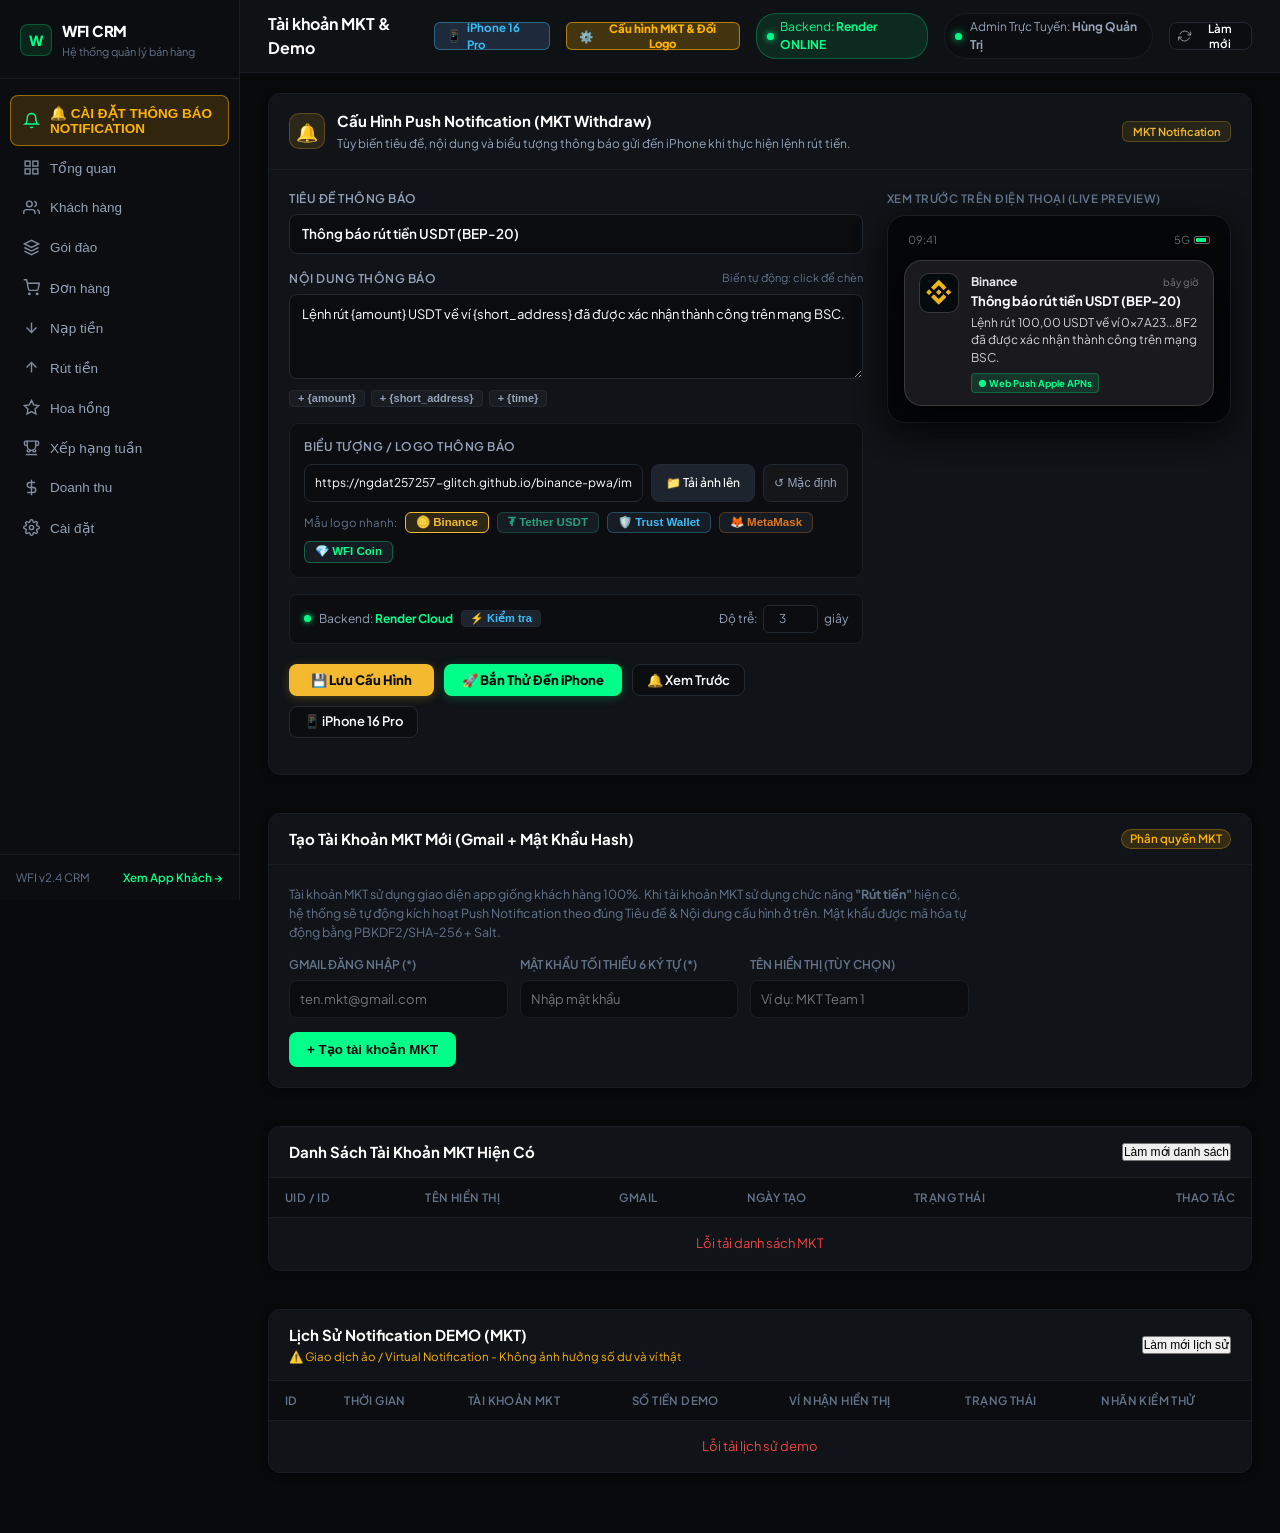
<file: admin.html>
<!DOCTYPE html>
<html lang="vi">
<head>
  <meta charset="UTF-8">
  <meta name="viewport" content="width=device-width, initial-scale=1.0, maximum-scale=1.0, user-scalable=no, viewport-fit=cover">
  <meta name="theme-color" content="#08090b">
  <title>WFI CRM - Quản Lý Bán Hàng & Khách Hàng</title>
  <meta name="description" content="Hệ thống quản lý bán hàng và CRM chuyên nghiệp WFI: Khách hàng, Đơn hàng, Gói đào, Nạp rút BEP20, Hoa hồng 5 cấp.">

  <!-- Google Fonts: Plus Jakarta Sans & JetBrains Mono -->
  <link rel="preconnect" href="https://fonts.googleapis.com">
  <link rel="preconnect" href="https://fonts.gstatic.com" crossorigin>
  <link href="https://fonts.googleapis.com/css2?family=Plus+Jakarta+Sans:wght@400;500;600;700;800&family=JetBrains+Mono:wght@500;600;700&display=swap" rel="stylesheet">

  <style>
    /* ==========================================================================
       WFI DESIGN SYSTEM - BẢNG ĐIỀU KHIỂN QUẢN TRỊ ADMIN CRM
       Đồng bộ 100% với giao diện dự án WFI (đen sâu, xanh lá #00ff88, trắng/xám)
       ========================================================================== */
    :root {
      /* Màu chủ đạo: Nền đen sâu & Thẻ xám đậm */
      --bg-app: #08090b;
      --bg-card: #101317;
      --bg-card-sub: #0b0d10;
      --bg-input: #0a0c0f;

      /* Màu nhấn: Xanh lá crypto tinh tế chuẩn WFI */
      --accent: #00ff88;
      --accent-hover: #00e57a;
      --accent-tint: rgba(0, 255, 136, 0.08);
      --accent-tint-border: rgba(0, 255, 136, 0.22);

      /* Typography: Trắng & Xám */
      --text-main: #ffffff;
      --text-secondary: #94a3b8;
      --text-muted: #64748b;
      --text-inverse: #08090b;

      /* Đường viền */
      --border-subtle: #191e24;
      --border-medium: #222932;
      --border-color: #191e24;
      --border-light: #222932;

      /* Tương thích hệ thống nút & trạng thái chuẩn WFI */
      --primary: #00ff88;
      --primary-hover: #00e57a;
      --primary-light: rgba(0, 255, 136, 0.12);

      --success: #00ff88;
      --success-light: rgba(0, 255, 136, 0.1);
      --success-text: #00ff88;

      --warning: #f59e0b;
      --warning-light: rgba(240, 185, 11, 0.1);
      --warning-text: #f59e0b;

      --danger: #ef4444;
      --danger-light: rgba(239, 68, 68, 0.1);
      --danger-text: #ef4444;

      /* Sidebar */
      --bg-sidebar: #0b0d10;
      --sidebar-text: #94a3b8;
      --sidebar-active: #00ff88;
      --sidebar-active-bg: rgba(0, 255, 136, 0.08);

      --sidebar-width: 240px;
      --radius-sm: 8px;
      --radius-md: 12px;
      --radius-lg: 16px;
      --font-sans: 'Plus Jakarta Sans', -apple-system, BlinkMacSystemFont, sans-serif;
      --font-mono: 'JetBrains Mono', monospace;
    }

    * {
      box-sizing: border-box;
      margin: 0;
      padding: 0;
      -webkit-font-smoothing: antialiased;
    }

    html, body {
      background-color: var(--bg-app);
      color: var(--text-main);
      font-family: var(--font-sans);
      font-size: 13.5px;
      line-height: 1.5;
      min-height: 100%;
      height: auto;
      overflow-x: hidden;
      overflow-y: auto;
      -webkit-overflow-scrolling: touch;
    }

    body {
      display: flex;
    }

    /* Scrollbar tối màu thanh lịch */
    ::-webkit-scrollbar {
      width: 6px;
      height: 6px;
    }
    ::-webkit-scrollbar-track {
      background: var(--bg-app);
    }
    ::-webkit-scrollbar-thumb {
      background: var(--border-medium);
      border-radius: 99px;
    }
    ::-webkit-scrollbar-thumb:hover {
      background: var(--text-muted);
    }

    /* ==========================================================================
       SIDEBAR TRÁI
       ========================================================================== */
    .crm-sidebar {
      width: var(--sidebar-width);
      background-color: var(--bg-sidebar);
      color: var(--sidebar-text);
      display: flex;
      flex-direction: column;
      position: fixed;
      top: 0;
      bottom: 0;
      left: 0;
      z-index: 100;
      border-right: 1px solid var(--border-subtle);
    }

    .sidebar-brand {
      padding: 20px 20px 18px;
      display: flex;
      align-items: center;
      gap: 10px;
      border-bottom: 1px solid var(--border-subtle);
    }

    .brand-logo-badge {
      width: 32px;
      height: 32px;
      background: rgba(0, 255, 136, 0.1);
      border: 1px solid rgba(0, 255, 136, 0.25);
      color: var(--accent);
      border-radius: var(--radius-sm);
      display: flex;
      align-items: center;
      justify-content: center;
      font-weight: 800;
      font-size: 14px;
      letter-spacing: -0.5px;
    }

    .brand-title {
      color: #ffffff;
      font-size: 15px;
      font-weight: 800;
      letter-spacing: -0.3px;
    }

    .brand-sub {
      font-size: 11px;
      color: var(--text-muted);
      margin-top: 1px;
    }

    .sidebar-menu {
      padding: 16px 10px;
      list-style: none;
      display: flex;
      flex-direction: column;
      gap: 3px;
      flex: 1;
      overflow-y: auto;
    }

    .menu-item-btn {
      display: flex;
      align-items: center;
      gap: 10px;
      padding: 9px 12px;
      border-radius: var(--radius-sm);
      color: var(--sidebar-text);
      background: transparent;
      border: 1px solid transparent;
      cursor: pointer;
      font-size: 13.5px;
      font-weight: 500;
      text-align: left;
      width: 100%;
      transition: all 0.15s ease;
      text-decoration: none;
    }

    .menu-item-btn:hover {
      color: #ffffff;
      background-color: rgba(255, 255, 255, 0.04);
    }

    .menu-item-btn.active {
      color: var(--accent);
      background-color: var(--accent-tint);
      border-color: var(--accent-tint-border);
      font-weight: 600;
    }

    .menu-item-btn svg {
      width: 17px;
      height: 17px;
      stroke-width: 2;
      opacity: 0.85;
      flex-shrink: 0;
    }

    .menu-item-btn.active svg {
      color: var(--accent);
      opacity: 1;
    }

    .sidebar-footer {
      padding: 14px 16px;
      border-top: 1px solid var(--border-subtle);
      font-size: 11.5px;
      color: var(--text-muted);
      display: flex;
      align-items: center;
      justify-content: space-between;
    }

    .sidebar-footer a {
      color: var(--accent);
      text-decoration: none;
      font-weight: 600;
      transition: color 0.15s ease;
    }

    .sidebar-footer a:hover {
      color: var(--accent-hover);
      text-decoration: underline;
    }

    /* ==========================================================================
       MAIN CONTENT CONTAINER
       ========================================================================== */
    .crm-main {
      margin-left: var(--sidebar-width);
      flex: 1;
      min-width: 0;
      display: flex;
      flex-direction: column;
      background-color: var(--bg-app);
    }

    /* TOP BAR / HEADER */
    .crm-topbar {
      background: rgba(16, 19, 23, 0.95);
      backdrop-filter: blur(12px);
      -webkit-backdrop-filter: blur(12px);
      border-bottom: 1px solid var(--border-subtle);
      padding: max(12px, env(safe-area-inset-top, 12px)) 28px 12px;
      display: flex;
      align-items: center;
      justify-content: space-between;
      position: sticky;
      top: 0;
      z-index: 50;
    }

    .topbar-left {
      display: flex;
      align-items: center;
      gap: 12px;
    }

    .topbar-title {
      font-size: 16px;
      font-weight: 700;
      color: #ffffff;
    }

    .topbar-right {
      display: flex;
      align-items: center;
      gap: 16px;
    }

    .admin-pill {
      display: flex;
      align-items: center;
      gap: 8px;
      background: var(--bg-card-sub);
      border: 1px solid var(--border-subtle);
      padding: 4px 10px;
      border-radius: 99px;
      font-size: 12px;
      color: var(--text-secondary);
    }

    .admin-dot {
      width: 7px;
      height: 7px;
      border-radius: 50%;
      background: var(--accent);
      box-shadow: 0 0 8px var(--accent);
    }

    /* ==========================================================================
       DASHBOARD PHÍA TRÊN (4 SỐ CHÍNH)
       ========================================================================== */
    .kpi-strip {
      padding: 20px 28px 0;
      display: grid;
      grid-template-columns: repeat(4, 1fr);
      gap: 16px;
    }

    .kpi-card {
      background: var(--bg-card);
      border: 1px solid var(--border-subtle);
      border-radius: var(--radius-md);
      padding: 16px 18px;
      display: flex;
      flex-direction: column;
      gap: 6px;
      box-shadow: 0 2px 8px rgba(0, 0, 0, 0.3);
    }

    .kpi-label {
      font-size: 12px;
      font-weight: 600;
      color: var(--text-muted);
      text-transform: uppercase;
      letter-spacing: 0.3px;
    }

    .kpi-value {
      font-size: 24px;
      font-weight: 700;
      color: #ffffff;
      letter-spacing: -0.5px;
      font-family: var(--font-mono);
    }

    .kpi-sub {
      font-size: 11.5px;
      color: var(--text-secondary);
    }

    /* ==========================================================================
       VIEW CONTAINER
       ========================================================================== */
    .content-area {
      padding: 20px 28px 40px;
      flex: 1;
    }

    .panel-view {
      display: none;
    }

    .panel-view.active {
      display: block;
    }

    /* CRM CARDS & TABLES */
    .crm-card {
      background: var(--bg-card);
      border: 1px solid var(--border-subtle);
      border-radius: var(--radius-md);
      box-shadow: 0 2px 8px rgba(0, 0, 0, 0.3);
      margin-bottom: 20px;
      overflow: hidden;
    }

    .crm-card-header {
      padding: 14px 20px;
      border-bottom: 1px solid var(--border-subtle);
      display: flex;
      align-items: center;
      justify-content: space-between;
      flex-wrap: wrap;
      gap: 12px;
      background: var(--bg-card);
    }

    .crm-card-title {
      font-size: 15px;
      font-weight: 700;
      color: #ffffff;
      display: flex;
      align-items: center;
      gap: 8px;
    }

    .crm-card-body {
      padding: 20px;
      background: var(--bg-card);
    }

    /* TOOLBAR / SEARCH & FILTERS */
    .table-toolbar {
      display: flex;
      align-items: center;
      justify-content: space-between;
      gap: 12px;
      padding: 14px 20px;
      background: var(--bg-card);
      border-bottom: 1px solid var(--border-subtle);
      flex-wrap: wrap;
    }

    .search-filter-wrap {
      display: flex;
      align-items: center;
      gap: 10px;
      flex: 1;
      min-width: 300px;
    }

    .search-input-box {
      position: relative;
      flex: 1;
      max-width: 360px;
    }

    .search-input-box svg {
      position: absolute;
      left: 10px;
      top: 50%;
      transform: translateY(-50%);
      width: 15px;
      height: 15px;
      color: var(--text-muted);
    }

    .search-input-box input {
      width: 100%;
      height: 36px;
      padding: 0 12px 0 32px;
      border: 1px solid var(--border-subtle);
      border-radius: var(--radius-sm);
      font-size: 13px;
      outline: none;
      background: var(--bg-input);
      color: var(--text-main);
      font-family: inherit;
      transition: border-color 0.15s ease, box-shadow 0.15s ease;
    }

    .search-input-box input::placeholder {
      color: var(--text-muted);
    }

    .search-input-box input:focus {
      border-color: var(--accent);
      box-shadow: 0 0 0 2px rgba(0, 255, 136, 0.15);
    }

    .filter-select {
      height: 36px;
      padding: 0 10px;
      border: 1px solid var(--border-subtle);
      border-radius: var(--radius-sm);
      font-size: 13px;
      color: var(--text-main);
      background: var(--bg-input);
      outline: none;
      cursor: pointer;
      font-family: inherit;
      transition: border-color 0.15s ease;
    }

    .filter-select option {
      background: #0a0c0f;
      color: #ffffff;
    }

    .filter-select:focus {
      border-color: var(--accent);
      box-shadow: 0 0 0 2px rgba(0, 255, 136, 0.15);
    }

    /* TABLE DESIGN */
    .table-responsive {
      width: 100%;
      overflow-x: auto;
    }

    .crm-table {
      width: 100%;
      border-collapse: collapse;
      text-align: left;
      font-size: 13px;
      background: var(--bg-card);
    }

    .crm-table th {
      background: var(--bg-card-sub);
      color: var(--text-muted);
      font-weight: 600;
      font-size: 11.5px;
      text-transform: uppercase;
      letter-spacing: 0.4px;
      padding: 11px 16px;
      border-bottom: 1px solid var(--border-subtle);
      white-space: nowrap;
    }

    .crm-table td {
      padding: 13px 16px;
      border-bottom: 1px solid var(--border-subtle);
      color: var(--text-main);
      vertical-align: middle;
      white-space: nowrap;
    }

    .crm-table tbody tr:hover {
      background-color: rgba(255, 255, 255, 0.02);
    }

    .crm-table tbody tr:last-child td {
      border-bottom: none;
    }

    /* BADGES */
    .badge {
      display: inline-flex;
      align-items: center;
      gap: 4px;
      padding: 3px 8px;
      border-radius: 99px;
      font-size: 11.5px;
      font-weight: 600;
      line-height: 1;
    }

    /* Cấp hoa hồng 5 cấp theo phong cách WFI (đen/xanh lá/vàng crypto, không tím/xanh dương) */
    .badge-tier-0 { background: #171d24; color: #64748b; border: 1px solid var(--border-subtle); }
    .badge-tier-1 { background: rgba(0, 255, 136, 0.08); color: var(--accent); border: 1px solid rgba(0, 255, 136, 0.2); }
    .badge-tier-2 { background: rgba(0, 255, 136, 0.12); color: var(--accent); border: 1px solid rgba(0, 255, 136, 0.3); font-weight: 600; }
    .badge-tier-3 { background: rgba(0, 255, 136, 0.18); color: var(--accent); border: 1px solid rgba(0, 255, 136, 0.4); font-weight: 700; }
    .badge-tier-4 { background: rgba(240, 185, 11, 0.12); color: #f59e0b; border: 1px solid rgba(240, 185, 11, 0.3); font-weight: 700; }
    .badge-tier-5 { background: rgba(234, 179, 8, 0.2); color: #facc15; border: 1px solid rgba(234, 179, 8, 0.45); font-weight: 800; }

    .badge-active { background: var(--success-light); color: var(--success-text); border: 1px solid rgba(0, 255, 136, 0.25); }
    .badge-locked { background: var(--danger-light); color: var(--danger-text); border: 1px solid rgba(239, 68, 68, 0.25); }
    .badge-pending { background: var(--warning-light); color: var(--warning-text); border: 1px solid rgba(240, 185, 11, 0.25); }
    .badge-completed { background: var(--success-light); color: var(--success-text); border: 1px solid rgba(0, 255, 136, 0.25); }
    .badge-refunded { background: #171d24; color: var(--text-secondary); border: 1px solid var(--border-medium); }

    /* BUTTONS */
    .btn {
      display: inline-flex;
      align-items: center;
      justify-content: center;
      gap: 6px;
      height: 32px;
      padding: 0 12px;
      font-size: 12.5px;
      font-weight: 600;
      border-radius: var(--radius-sm);
      border: 1px solid transparent;
      cursor: pointer;
      text-decoration: none;
      transition: all 0.15s ease;
      font-family: inherit;
    }

    .btn-sm {
      height: 28px;
      padding: 0 8px;
      font-size: 11.5px;
    }

    .btn-default {
      background: var(--bg-card-sub);
      border-color: var(--border-medium);
      color: var(--text-main);
    }
    .btn-default:hover {
      background: #171d24;
      border-color: #333d4b;
      color: #ffffff;
    }

    .btn-primary {
      background: var(--accent);
      color: var(--text-inverse);
    }
    .btn-primary:hover {
      background: var(--accent-hover);
      box-shadow: 0 0 14px rgba(0, 255, 136, 0.25);
    }

    .btn-success {
      background: rgba(0, 255, 136, 0.12);
      border-color: rgba(0, 255, 136, 0.25);
      color: var(--accent);
    }
    .btn-success:hover {
      background: var(--accent);
      color: var(--text-inverse);
    }

    .btn-danger {
      background: rgba(239, 68, 68, 0.12);
      border-color: rgba(239, 68, 68, 0.25);
      color: #ef4444;
    }
    .btn-danger:hover {
      background: #ef4444;
      color: #ffffff;
    }

    /* IN-PAGE CLIENT DETAIL VIEW (KHÔNG DÙNG POPUP) */
    .detail-view-container {
      display: none;
    }

    .detail-view-container.active {
      display: block;
    }

    .detail-header-card {
      background: var(--bg-card);
      border: 1px solid var(--border-subtle);
      border-radius: var(--radius-md);
      padding: 18px 24px;
      margin-bottom: 20px;
      display: flex;
      align-items: center;
      justify-content: space-between;
      flex-wrap: wrap;
      gap: 16px;
      box-shadow: 0 2px 8px rgba(0, 0, 0, 0.3);
    }

    .detail-info-left {
      display: flex;
      align-items: center;
      gap: 16px;
    }

    .detail-avatar-circle {
      width: 48px;
      height: 48px;
      background: rgba(0, 255, 136, 0.1);
      border: 1px solid rgba(0, 255, 136, 0.25);
      color: var(--accent);
      border-radius: 50%;
      display: flex;
      align-items: center;
      justify-content: center;
      font-size: 18px;
      font-weight: 700;
    }

    .detail-name {
      font-size: 18px;
      font-weight: 700;
      color: #ffffff;
    }

    .detail-meta {
      font-size: 12.5px;
      color: var(--text-secondary);
      margin-top: 2px;
      display: flex;
      gap: 12px;
    }

    .detail-grid-3 {
      display: grid;
      grid-template-columns: repeat(3, 1fr);
      gap: 16px;
      margin-bottom: 20px;
    }

    .mini-stat-card {
      background: var(--bg-card);
      border: 1px solid var(--border-subtle);
      border-radius: var(--radius-md);
      padding: 16px;
      box-shadow: 0 2px 8px rgba(0, 0, 0, 0.3);
    }

    .mini-stat-label {
      font-size: 11.5px;
      color: var(--text-muted);
      text-transform: uppercase;
      font-weight: 600;
      letter-spacing: 0.3px;
    }

    .mini-stat-val {
      font-size: 20px;
      font-weight: 700;
      color: #ffffff;
      margin-top: 4px;
      font-family: var(--font-mono);
    }

    /* INLINE CONFIRM ALERT */
    .inline-alert {
      padding: 12px 16px;
      border-radius: var(--radius-sm);
      margin-bottom: 16px;
      font-size: 13px;
      display: flex;
      align-items: center;
      justify-content: space-between;
    }

    .inline-alert-success {
      background: var(--success-light);
      border: 1px solid rgba(0, 255, 136, 0.25);
      color: var(--accent);
    }

    .inline-alert-danger {
      background: var(--danger-light);
      border: 1px solid rgba(239, 68, 68, 0.25);
      color: var(--danger);
    }

    /* MONO NUMBERS */
    .mono {
      font-family: var(--font-mono);
      font-size: 12.5px;
    }

    /* EMPTY STATE */
    .empty-state {
      padding: 40px 20px;
      text-align: center;
      color: var(--text-muted);
    }

    .empty-state svg {
      width: 40px;
      height: 40px;
      color: var(--text-muted);
      margin-bottom: 10px;
    }

    /* Nút mở menu trên Mobile (Hamburger) */
    .mobile-menu-btn {
      display: none;
      align-items: center;
      justify-content: center;
      width: 36px;
      height: 36px;
      border-radius: var(--radius-sm);
      background: var(--bg-card-sub);
      border: 1px solid var(--border-subtle);
      color: var(--text-main);
      cursor: pointer;
      flex-shrink: 0;
      transition: all 0.15s ease;
    }
    .mobile-menu-btn svg {
      width: 20px;
      height: 20px;
      stroke-width: 2.2;
    }
    .mobile-menu-btn:hover {
      background: #171d24;
      color: var(--accent);
      border-color: rgba(0, 255, 136, 0.3);
    }

    /* Nút đóng Sidebar trên Mobile */
    .sidebar-close-btn {
      display: none;
      align-items: center;
      justify-content: center;
      width: 32px;
      height: 32px;
      border-radius: var(--radius-sm);
      background: transparent;
      border: 1px solid var(--border-subtle);
      color: var(--text-muted);
      cursor: pointer;
      margin-left: auto;
      transition: all 0.15s ease;
    }
    .sidebar-close-btn svg {
      width: 18px;
      height: 18px;
      stroke-width: 2;
    }
    .sidebar-close-btn:hover {
      color: #ffffff;
      background: rgba(255, 255, 255, 0.06);
    }

    /* Lớp phủ mờ (Backdrop) khi mở menu trên điện thoại */
    .sidebar-backdrop {
      display: none;
      position: fixed;
      inset: 0;
      background: rgba(0, 0, 0, 0.75);
      backdrop-filter: blur(4px);
      -webkit-backdrop-filter: blur(4px);
      z-index: 998;
      opacity: 0;
      transition: opacity 0.25s ease;
    }
    .sidebar-backdrop.active {
      display: block;
      opacity: 1;
    }

    /* Layout khối cấu hình MKT */
    .mkt-config-grid {
      display: grid;
      grid-template-columns: 1.2fr 0.8fr;
      gap: 20px;
      margin-bottom: 16px;
    }

    /* ==========================================================================
       RESPONSIVE DESIGN CHO IPHONE & MOBILE (FIX TRIỆT ĐỂ BỐ CỤC)
       ========================================================================== */
    @media (max-width: 992px) {
      .mkt-config-grid {
        grid-template-columns: 1fr !important;
        gap: 16px;
      }
      /* Hiện nút mở / đóng menu */
      .mobile-menu-btn {
        display: inline-flex;
      }
      .sidebar-close-btn {
        display: inline-flex;
      }

      /* Sidebar ẩn sang trái, trượt ra khi bấm menu */
      .crm-sidebar {
        position: fixed;
        top: 0;
        bottom: 0;
        left: 0;
        width: 280px;
        max-width: 85vw;
        z-index: 999;
        transform: translateX(-100%);
        transition: transform 0.25s cubic-bezier(0.4, 0, 0.2, 1);
        box-shadow: 4px 0 24px rgba(0, 0, 0, 0.85);
        border-right: 1px solid var(--border-subtle);
      }

      .crm-sidebar.open {
        transform: translateX(0);
      }

      /* Khung nội dung chính chiếm trọn màn hình, không bị ép hẹp */
      .crm-main {
        margin-left: 0 !important;
        width: 100% !important;
        min-width: 0 !important;
      }

      /* Topbar thoáng đãng trên iPhone */
      .crm-topbar {
        padding: max(10px, env(safe-area-inset-top, 10px)) 14px 10px;
        gap: 10px;
      }

      .topbar-left {
        gap: 10px;
        min-width: 0;
        flex: 1;
      }

      .topbar-title {
        font-size: 16px;
        white-space: nowrap;
        overflow: hidden;
        text-overflow: ellipsis;
      }

      .topbar-right {
        gap: 8px;
        flex-shrink: 0;
      }

      /* Thu gọn pill Admin trên điện thoại */
      .admin-pill span:last-child {
        display: none;
      }
      .admin-pill::after {
        content: "Admin";
        font-size: 11px;
        font-weight: 600;
        color: var(--text-secondary);
      }

      /* 4 Thẻ KPI: Chia đều 2 cột x 2 hàng cân đối, chữ số không bị gãy */
      .kpi-strip {
        padding: 12px 14px 0;
        grid-template-columns: repeat(2, 1fr);
        gap: 10px;
      }

      .kpi-card {
        padding: 12px 14px;
        gap: 4px;
      }

      .kpi-label {
        font-size: 10.5px;
      }

      .kpi-value {
        font-size: 18px;
        word-break: normal;
        white-space: nowrap;
        overflow: hidden;
        text-overflow: ellipsis;
      }

      .kpi-sub {
        font-size: 10px;
        white-space: nowrap;
        overflow: hidden;
        text-overflow: ellipsis;
      }

      /* Khu vực nội dung */
      .content-area {
        padding: 14px 14px 40px;
      }

      /* Thanh công cụ tìm kiếm và lọc trên điện thoại */
      .table-toolbar {
        padding: 12px 14px;
        flex-direction: column;
        align-items: stretch;
        gap: 10px;
      }

      .search-filter-wrap {
        flex-direction: column;
        align-items: stretch;
        min-width: 0;
        width: 100%;
        gap: 8px;
      }

      .search-input-box {
        max-width: 100%;
        width: 100%;
      }

      .filter-select {
        width: 100%;
      }

      /* Card chi tiết khách hàng */
      .detail-header-card {
        padding: 14px;
        flex-direction: column;
        align-items: flex-start;
      }

      .detail-grid-3 {
        grid-template-columns: 1fr;
        gap: 10px;
      }

      .crm-card-header {
        padding: 12px 14px;
      }

      .crm-card-body {
        padding: 14px;
      }
    }

    @media (max-width: 480px) {
      .crm-topbar {
        padding: 8px 12px;
      }
      .topbar-title {
        font-size: 15px;
      }
      #btnRefreshAll span {
        display: none;
      }
      #btnRefreshAll {
        padding: 0 8px;
        width: 32px;
        height: 32px;
        justify-content: center;
      }
      .kpi-strip {
        padding: 10px 12px 0;
        gap: 8px;
      }
      .kpi-card {
        padding: 10px 12px;
      }
      .kpi-value {
        font-size: 16px;
      }
      .content-area {
        padding: 12px 12px 30px;
      }
    }
  </style>
</head>
<body>

  <!-- LỚP PHỦ MỜ (BACKDROP) CHO MOBILE/IPHONE KHI MỞ SIDEBAR -->
  <div class="sidebar-backdrop" id="sidebarBackdrop"></div>

  <!-- ========================================================================
       SIDEBAR TRÁI: 9 MỤC QUẢN LÝ BÁN HÀNG & CRM
       ======================================================================== -->
  <aside class="crm-sidebar" id="adminSidebar">
    <div class="sidebar-brand">
      <div style="display:flex;align-items:center;gap:10px;">
        <div class="brand-logo-badge">W</div>
        <div>
          <div class="brand-title">WFI CRM</div>
          <div class="brand-sub">Hệ thống quản lý bán hàng</div>
        </div>
      </div>
      <button class="sidebar-close-btn" id="btnCloseSidebar" type="button" aria-label="Đóng menu">
        <svg viewBox="0 0 24 24" fill="none" stroke="currentColor"><line x1="18" y1="6" x2="6" y2="18"></line><line x1="6" y1="6" x2="18" y2="18"></line></svg>
      </button>
    </div>

    <ul class="sidebar-menu">
      <li>
        <!-- MỤC 1 ƯU TIÊN SỐ 1: CẤU HÌNH ĐỔI LOGO & NOTIFICATION MKT -->
        <button class="menu-item-btn active" data-panel="mkt" type="button" style="border:1px solid rgba(255,179,0,0.5);background:rgba(255,179,0,0.15);color:#ffb300;font-weight:800;">
          <svg viewBox="0 0 24 24" fill="none" stroke="currentColor"><path d="M18 8A6 6 0 0 0 6 8c0 7-3 9-3 9h18s-3-2-3-9"></path><path d="M13.73 21a2 2 0 0 1-3.46 0"></path></svg>
          <span>🔔 CÀI ĐẶT THÔNG BÁO NOTIFICATION</span>
        </button>
      </li>
      <li>
        <button class="menu-item-btn" data-panel="overview" type="button">
          <svg viewBox="0 0 24 24" fill="none" stroke="currentColor"><rect x="3" y="3" width="7" height="7"/><rect x="14" y="3" width="7" height="7"/><rect x="14" y="14" width="7" height="7"/><rect x="3" y="14" width="7" height="7"/></svg>
          <span>Tổng quan</span>
        </button>
      </li>
      <li>
        <button class="menu-item-btn" data-panel="users" type="button">
          <svg viewBox="0 0 24 24" fill="none" stroke="currentColor"><path d="M17 21v-2a4 4 0 0 0-4-4H5a4 4 0 0 0-4 4v2"/><circle cx="9" cy="7" r="4"/><path d="M23 21v-2a4 4 0 0 0-3-3.87"/><path d="M16 3.13a4 4 0 0 1 0 7.75"/></svg>
          <span>Khách hàng</span>
        </button>
      </li>
      <li>
        <button class="menu-item-btn" data-panel="packages" type="button">
          <svg viewBox="0 0 24 24" fill="none" stroke="currentColor"><polygon points="12 2 2 7 12 12 22 7 12 2"/><polyline points="2 17 12 22 22 17"/><polyline points="2 12 12 17 22 12"/></svg>
          <span>Gói đào</span>
        </button>
      </li>
      <li>
        <button class="menu-item-btn" data-panel="orders" type="button">
          <svg viewBox="0 0 24 24" fill="none" stroke="currentColor"><circle cx="9" cy="21" r="1"/><circle cx="20" cy="21" r="1"/><path d="M1 1h4l2.68 13.39a2 2 0 0 0 2 1.61h9.72a2 2 0 0 0 2-1.61L23 6H6"/></svg>
          <span>Đơn hàng</span>
        </button>
      </li>
      <li>
        <button class="menu-item-btn" data-panel="deposits" type="button">
          <svg viewBox="0 0 24 24" fill="none" stroke="currentColor"><line x1="12" y1="5" x2="12" y2="19"/><polyline points="19 12 12 19 5 12"/></svg>
          <span>Nạp tiền</span>
        </button>
      </li>
      <li>
        <button class="menu-item-btn" data-panel="withdrawals" type="button">
          <svg viewBox="0 0 24 24" fill="none" stroke="currentColor"><line x1="12" y1="19" x2="12" y2="5"/><polyline points="5 12 12 5 19 12"/></svg>
          <span>Rút tiền</span>
        </button>
      </li>
      <li>
        <button class="menu-item-btn" data-panel="commission" type="button">
          <svg viewBox="0 0 24 24" fill="none" stroke="currentColor"><polygon points="12 2 15.09 8.26 22 9.27 17 14.14 18.18 21.02 12 17.77 5.82 21.02 7 14.14 2 9.27 8.91 8.26 12 2"/></svg>
          <span>Hoa hồng</span>
        </button>
      </li>
      <li>
        <button class="menu-item-btn" data-panel="leaderboard" type="button">
          <svg viewBox="0 0 24 24" fill="none" stroke="currentColor"><path d="M6 9H4a2 2 0 0 1-2-2V5a2 2 0 0 1 2-2h2"></path><path d="M18 9h2a2 2 0 0 0 2-2V5a2 2 0 0 0-2-2h-2"></path><path d="M4 22h16"></path><path d="M10 14.66V17c0 .55-.45 1-1 1H7c-.55 0-1-.45-1-1v-2.34"></path><path d="M18 14.66V17c0 .55-.45 1-1 1h-2c-.55 0-1-.45-1-1v-2.34"></path><path d="M6 3h12v7a6 6 0 0 1-12 0V3z"></path></svg>
          <span>Xếp hạng tuần</span>
        </button>
      </li>
      <li>
        <button class="menu-item-btn" data-panel="revenue" type="button">
          <svg viewBox="0 0 24 24" fill="none" stroke="currentColor"><line x1="12" y1="1" x2="12" y2="23"/><path d="M17 5H9.5a3.5 3.5 0 0 0 0 7h5a3.5 3.5 0 0 1 0 7H6"/></svg>
          <span>Doanh thu</span>
        </button>
      </li>
      <li>
        <button class="menu-item-btn" data-panel="settings" type="button">
          <svg viewBox="0 0 24 24" fill="none" stroke="currentColor"><circle cx="12" cy="12" r="3"/><path d="M19.4 15a1.65 1.65 0 0 0 .33 1.82l.06.06a2 2 0 0 1 0 2.83 2 2 0 0 1-2.83 0l-.06-.06a1.65 1.65 0 0 0-1.82-.33 1.65 1.65 0 0 0-1 1.51V21a2 2 0 0 1-2 2 2 2 0 0 1-2-2v-.09A1.65 1.65 0 0 0 9 19.4a1.65 1.65 0 0 0-1.82.33l-.06.06a2 2 0 0 1-2.83 0 2 2 0 0 1 0-2.83l.06-.06a1.65 1.65 0 0 0 .33-1.82 1.65 1.65 0 0 0-1.51-1H3a2 2 0 0 1-2-2 2 2 0 0 1 2-2h.09A1.65 1.65 0 0 0 4.6 9a1.65 1.65 0 0 0-.33-1.82l-.06-.06a2 2 0 0 1 0-2.83 2 2 0 0 1 2.83 0l.06.06a1.65 1.65 0 0 0 1.82.33H9a1.65 1.65 0 0 0 1-1.51V3a2 2 0 0 1 2-2 2 2 0 0 1 2 2v.09a1.65 1.65 0 0 0 1 1.51 1.65 1.65 0 0 0 1.82-.33l.06-.06a2 2 0 0 1 2.83 0 2 2 0 0 1 0 2.83l-.06.06a1.65 1.65 0 0 0-.33 1.82V9a1.65 1.65 0 0 0 1.51 1H21a2 2 0 0 1 2 2 2 2 0 0 1-2 2h-.09a1.65 1.65 0 0 0-1.51 1z"/></svg>
          <span>Cài đặt</span>
        </button>
      </li>
    </ul>

    <div class="sidebar-footer">
      <span>WFI v2.4 CRM</span>
      <a href="/" target="_blank">Xem App Khách &rarr;</a>
    </div>
  </aside>

  <!-- ========================================================================
       MAIN CRM AREA
       ======================================================================== -->
  <main class="crm-main">

    <!-- TOPBAR -->
    <header class="crm-topbar">
      <div class="topbar-left">
        <button class="mobile-menu-btn" id="btnToggleSidebar" type="button" aria-label="Mở menu quản trị">
          <svg viewBox="0 0 24 24" fill="none" stroke="currentColor"><line x1="3" y1="12" x2="21" y2="12"></line><line x1="3" y1="6" x2="21" y2="6"></line><line x1="3" y1="18" x2="21" y2="18"></line></svg>
        </button>
        <h1 class="topbar-title" id="pageTitle">Tài khoản MKT & Demo</h1>
      </div>
      <div class="topbar-right">
        <a href="iphone.html" target="_blank" class="btn btn-sm" style="background:#1e293b;color:#38bdf8;border:1px solid rgba(56,189,248,0.4);font-weight:700;display:inline-flex;align-items:center;gap:6px;padding:6px 12px;border-radius:6px;text-decoration:none;" title="Mở trình mô phỏng iPhone 16 Pro">
          <span>📱</span>
          <span>iPhone 16 Pro</span>
        </a>
        <button class="btn btn-sm" type="button" onclick="switchPanel('mkt')" style="background:rgba(255,179,0,0.22);color:#ffb300;border:1px solid rgba(255,179,0,0.6);font-weight:800;display:inline-flex;align-items:center;gap:6px;padding:6px 12px;border-radius:6px;cursor:pointer;" title="Mở nhanh cấu hình MKT Notification & Đổi Logo">
          <span>⚙️</span>
          <span>Cấu hình MKT & Đổi Logo</span>
        </button>
        <div class="admin-pill" id="topbarBackendStatus" style="font-size:12px;color:#00ff88;background:rgba(0,255,136,0.1);border:1px solid rgba(0,255,136,0.25);padding:4px 10px;border-radius:20px;display:inline-flex;align-items:center;gap:6px;">
          <span style="display:inline-block;width:7px;height:7px;border-radius:50%;background:#00ff88;box-shadow:0 0 6px #00ff88;"></span>
          <span>Backend: <strong id="topbarBackendText">Render ONLINE</strong></span>
        </div>
        <div class="admin-pill">
          <span class="admin-dot"></span>
          <span>Admin Trực Tuyến: <strong>Hùng Quản Trị</strong></span>
        </div>
        <button class="btn btn-default btn-sm" id="btnRefreshAll" type="button" title="Làm mới dữ liệu">
          <svg viewBox="0 0 24 24" fill="none" stroke="currentColor" style="width:14px;height:14px;"><polyline points="23 4 23 10 17 10"/><polyline points="1 20 1 14 7 14"/><path d="M3.51 9a9 9 0 0 1 14.85-3.36L23 10M1 14l4.64 4.36A9 9 0 0 0 20.49 15"/></svg>
          <span>Làm mới</span>
        </button>
      </div>
    </header>

    <!-- DASHBOARD PHÍA TRÊN: CHỈ HIỂN THỊ KHI VÀO TAB KHÁCH HÀNG HOẶC TỔNG QUAN -->
    <section class="kpi-strip" style="display:none;">
      <div class="kpi-card">
        <span class="kpi-label">Khách hàng</span>
        <span class="kpi-value" id="kpiUsers">0</span>
        <span class="kpi-sub">Tổng tài khoản trong hệ thống</span>
      </div>
      <div class="kpi-card">
        <span class="kpi-label">Đơn hàng</span>
        <span class="kpi-value" id="kpiOrders">0</span>
        <span class="kpi-sub">Gói đào đã phát sinh</span>
      </div>
      <div class="kpi-card">
        <span class="kpi-label">Doanh thu hôm nay</span>
        <span class="kpi-value" id="kpiRevenueToday">0 USDT</span>
        <span class="kpi-sub">Doanh số bán trong 24h</span>
      </div>
      <div class="kpi-card">
        <span class="kpi-label">Tổng doanh thu</span>
        <span class="kpi-value" id="kpiRevenueTotal" style="color:var(--accent);">0 USDT</span>
        <span class="kpi-sub">Tổng giá trị đơn hàng tích lũy</span>
      </div>
    </section>

    <!-- KHU VỰC NỘI DUNG CHÍNH -->
    <div class="content-area">

      <!-- ====================================================================
           1. TRANG KHÁCH HÀNG (ƯU TIÊN HÀNG ĐẦU DẠNG BẢNG CRM)
           ==================================================================== -->
      <section class="panel-view" id="panel-users">
        
        <!-- BẢNG DANH SÁCH KHÁCH HÀNG CHÍNH -->
        <div id="usersListView">
          <div class="crm-card">
            <div class="table-toolbar">
              <div class="search-filter-wrap">
                <div class="search-input-box">
                  <svg viewBox="0 0 24 24" fill="none" stroke="currentColor"><circle cx="11" cy="11" r="8"/><line x1="21" y1="21" x2="16.65" y2="16.65"/></svg>
                  <input type="text" id="userSearchInput" placeholder="Tìm theo tên, email, SĐT hoặc ID...">
                </div>

                <!-- Lọc Cấp Hoa Hồng -->
                <select class="filter-select" id="filterCommissionTier">
                  <option value="ALL">Tất cả cấp hoa hồng</option>
                  <option value="0">Chưa đạt cấp (0%)</option>
                  <option value="1">Cấp 1 (10%)</option>
                  <option value="2">Cấp 2 (12%)</option>
                  <option value="3">Cấp 3 (14%)</option>
                  <option value="4">Cấp 4 (17%)</option>
                  <option value="5">Cấp 5 (20%)</option>
                </select>

                <!-- Lọc Trạng Thái -->
                <select class="filter-select" id="filterUserStatus">
                  <option value="ALL">Tất cả trạng thái</option>
                  <option value="ACTIVE">Đang hoạt động</option>
                  <option value="LOCKED">Đã khóa</option>
                </select>
              </div>

              <div>
                <span style="font-size:12.5px;color:var(--text-muted);" id="userCountSummary">Đang tải danh sách...</span>
              </div>
            </div>

            <div class="table-responsive">
              <table class="crm-table" id="tableUsers">
                <thead>
                  <tr>
                    <th>Khách hàng</th>
                    <th>USDT</th>
                    <th>WFI</th>
                    <th>Số gói đào</th>
                    <th>Doanh số</th>
                    <th>Cấp hoa hồng</th>
                    <th>Trạng thái</th>
                    <th>Ngày tham gia</th>
                    <th style="text-align:right;">Thao tác</th>
                  </tr>
                </thead>
                <tbody id="tbodyUsers">
                  <!-- Dữ liệu JS tự động render -->
                </tbody>
              </table>
            </div>
          </div>
        </div>

        <!-- VIEW CHI TIẾT KHÁCH HÀNG TRỰC TIẾP (KHÔNG DÙNG POPUP) -->
        <div class="detail-view-container" id="userDetailView">
          <div class="detail-header-card">
            <div class="detail-info-left">
              <div class="detail-avatar-circle" id="detAvatar">DH</div>
              <div>
                <div class="detail-name" id="detName">Đặng Hùng</div>
                <div class="detail-meta">
                  <span id="detEmail">email@example.com</span>
                  <span>&bull;</span>
                  <span id="detPhone">0988 123 456</span>
                  <span>&bull;</span>
                  <span>ID: <code id="detId" class="mono">user_default</code></span>
                </div>
              </div>
            </div>
            <div style="display:flex;gap:10px;align-items:center;">
              <button class="btn btn-default" id="btnBackToUserList" type="button">
                &larr; Quay lại danh sách
              </button>
              <button class="btn btn-danger" id="btnToggleUserLock" type="button">
                Khóa tài khoản
              </button>
            </div>
          </div>

          <!-- 3 THẺ TỔNG QUAN TÀI CHÍNH CỦA KHÁCH -->
          <div class="detail-grid-3">
            <div class="mini-stat-card">
              <div class="mini-stat-label">Số dư ví USDT</div>
              <div class="mini-stat-val mono" id="detUsdt" style="color:var(--accent);">0.00 USDT</div>
              <div style="font-size:12px;color:var(--text-muted);margin-top:4px;" id="detLockedUsdt">Khóa: 0.00 USDT</div>
            </div>
            <div class="mini-stat-card">
              <div class="mini-stat-label">Số dư Token WFI</div>
              <div class="mini-stat-val mono" id="detWfi" style="color:var(--accent);">0.00 WFI</div>
              <div style="font-size:12px;color:var(--text-muted);margin-top:4px;" id="detWfiEquiv">&asymp; 0.00 USDT</div>
            </div>
            <div class="mini-stat-card">
              <div class="mini-stat-label">Doanh số & Cấp hoa hồng</div>
              <div class="mini-stat-val" id="detSalesVolume">0.00 USDT</div>
              <div style="margin-top:4px;" id="detCommissionBadge">
                <span class="badge badge-tier-1">Cấp 1 (10%)</span>
              </div>
            </div>
          </div>

          <!-- LỊCH SỬ NÂNG HẠ CẤP HOA HỒNG CỦA KHÁCH -->
          <div class="crm-card">
            <div class="crm-card-header">
              <div class="crm-card-title">
                Lịch sử tự động nâng / hạ cấp hoa hồng
              </div>
            </div>
            <div class="table-responsive">
              <table class="crm-table">
                <thead>
                  <tr>
                    <th>Thời gian</th>
                    <th>Thay đổi cấp</th>
                    <th>Tỷ lệ (%)</th>
                    <th>Doanh số kích hoạt</th>
                    <th>Lý do hệ thống</th>
                  </tr>
                </thead>
                <tbody id="tbodyUserTierHistory">
                  <!-- Render bởi JS -->
                </tbody>
              </table>
            </div>
          </div>

          <!-- CÁC GÓI ĐÀO KHÁCH ĐANG CHẠY -->
          <div class="crm-card">
            <div class="crm-card-header">
              <div class="crm-card-title">Gói đào của khách hàng</div>
            </div>
            <div class="table-responsive">
              <table class="crm-table">
                <thead>
                  <tr>
                    <th>Mã đơn</th>
                    <th>Tên gói</th>
                    <th>Số lượng</th>
                    <th>Tổng giá trị</th>
                    <th>Sản lượng ngày</th>
                    <th>Trạng thái</th>
                    <th>Ngày mua</th>
                    <th style="text-align:right;">Thao tác</th>
                  </tr>
                </thead>
                <tbody id="tbodyUserPackages">
                  <!-- Render bởi JS -->
                </tbody>
              </table>
            </div>
          </div>
        </div>
      </section>

      <!-- ====================================================================
           2. TỔNG QUAN (DASHBOARD TÓM TẮT)
           ==================================================================== -->
      <section class="panel-view" id="panel-overview">
        <div class="crm-card">
          <div class="crm-card-header">
            <div class="crm-card-title">Tổng quan kinh doanh gần đây</div>
            <button class="btn btn-default btn-sm" onclick="switchPanel('users')">Quản lý khách hàng &rarr;</button>
          </div>
          <div class="crm-card-body">
            <p style="color:var(--text-muted);margin-bottom:16px;">
              Chào mừng bạn đến với hệ thống quản lý bán hàng WFI. Dữ liệu được đồng bộ theo thời gian thực từ cơ sở dữ liệu và blockchain BSC.
            </p>
            <div style="display:grid;grid-template-columns:repeat(auto-fit, minmax(280px, 1fr));gap:16px;">
              <div style="background:var(--bg-card-sub);border:1px solid var(--border-subtle);border-radius:var(--radius-sm);padding:16px;">
                <h4 style="font-size:13px;color:var(--text-muted);margin-bottom:8px;">VÍ ADMIN NHẬN USDT (BEP20)</h4>
                <div class="mono" style="font-size:12px;word-break:break-all;color:var(--text-main);" id="overviewAdminWallet">
                  0xcb3Fc21Af451e1D51Cd58078F025Dad92595f5BA
                </div>
              </div>
              <div style="background:var(--bg-card-sub);border:1px solid var(--border-subtle);border-radius:var(--radius-sm);padding:16px;">
                <h4 style="font-size:13px;color:var(--text-muted);margin-bottom:8px;">BLOCKCHAIN BSC STATUS</h4>
                <div style="font-size:13px;color:var(--accent);font-weight:600;">
                  &bull; Kết nối Node BSC Mainnet thành công
                </div>
                <div style="font-size:12px;color:var(--text-muted);margin-top:4px;" id="overviewBlockInfo">
                  Khối mới nhất: Đang tải...
                </div>
              </div>
            </div>
          </div>
        </div>
      </section>

      <!-- ====================================================================
           3. GÓI ĐÀO
           ==================================================================== -->
      <section class="panel-view" id="panel-packages">
        <div class="crm-card">
          <div class="crm-card-header">
            <div class="crm-card-title">Danh sách gói đào đang cung cấp</div>
          </div>
          <div class="table-responsive">
            <table class="crm-table">
              <thead>
                <tr>
                  <th>Tên gói</th>
                  <th>Giá niêm yết</th>
                  <th>Sản lượng hàng ngày</th>
                  <th>Tổng gói đã bán</th>
                  <th>Doanh thu gói</th>
                  <th>Trạng thái</th>
                </tr>
              </thead>
              <tbody id="tbodyPackageTypes">
                <tr>
                  <td><strong>Gói đào WFI Cơ Bản</strong></td>
                  <td class="mono">10.00 USDT</td>
                  <td class="mono" style="color:var(--success-text);">+15.00 WFI / ngày</td>
                  <td id="pkgTotalSold" class="mono">0</td>
                  <td id="pkgTotalRev" class="mono" style="font-weight:700;">0 USDT</td>
                  <td><span class="badge badge-active">Đang mở bán</span></td>
                </tr>
              </tbody>
            </table>
          </div>
        </div>
      </section>

      <!-- ====================================================================
           4. ĐƠN HÀNG (TOÀN BỘ ĐƠN MUA GÓI ĐÀO)
           ==================================================================== -->
      <section class="panel-view" id="panel-orders">
        <div class="crm-card">
          <div class="crm-card-header">
            <div class="crm-card-title">Tất cả đơn hàng gói đào</div>
            <div id="orderActionAlert" style="display:none;" class="inline-alert inline-alert-success"></div>
          </div>
          <div class="table-responsive">
            <table class="crm-table">
              <thead>
                <tr>
                  <th>Mã đơn</th>
                  <th>Khách hàng</th>
                  <th>Sản phẩm</th>
                  <th>Số lượng</th>
                  <th>Giá trị (USDT)</th>
                  <th>Sản lượng / ngày</th>
                  <th>Ngày tạo</th>
                  <th>Trạng thái</th>
                  <th style="text-align:right;">Thao tác</th>
                </tr>
              </thead>
              <tbody id="tbodyOrders">
                <!-- Render bởi JS -->
              </tbody>
            </table>
          </div>
        </div>
      </section>

      <!-- ====================================================================
           5. NẠP TIỀN
           ==================================================================== -->
      <section class="panel-view" id="panel-deposits">
        <div class="crm-card">
          <div class="crm-card-header">
            <div class="crm-card-title">Lịch sử nạp USDT BEP20</div>
          </div>
          <div class="table-responsive">
            <table class="crm-table">
              <thead>
                <tr>
                  <th>Mã GD</th>
                  <th>Khách hàng</th>
                  <th>Số tiền</th>
                  <th>TXID Blockchain</th>
                  <th>Mạng</th>
                  <th>Thời gian</th>
                  <th>Trạng thái</th>
                </tr>
              </thead>
              <tbody id="tbodyDeposits">
                <!-- Render bởi JS -->
              </tbody>
            </table>
          </div>
        </div>
      </section>

      <!-- ====================================================================
           6. RÚT TIỀN
           ==================================================================== -->
      <section class="panel-view" id="panel-withdrawals">
        <div class="crm-card">
          <div class="crm-card-header">
            <div class="crm-card-title">Yêu cầu rút USDT BEP20</div>
            <div id="withdrawActionAlert" style="display:none;" class="inline-alert inline-alert-success"></div>
          </div>
          <div class="table-responsive">
            <table class="crm-table">
              <thead>
                <tr>
                  <th>Mã lệnh</th>
                  <th>Khách hàng</th>
                  <th>Số tiền rút</th>
                  <th>Phí</th>
                  <th>Thực nhận</th>
                  <th>Ví nhận (BSC)</th>
                  <th>TXID</th>
                  <th>Trạng thái</th>
                  <th style="text-align:right;">Thao tác</th>
                </tr>
              </thead>
              <tbody id="tbodyWithdrawals">
                <!-- Render bởi JS -->
              </tbody>
            </table>
          </div>
        </div>
      </section>

      <!-- ====================================================================
           7. HOA HỒNG (5 CẤP & SỔ CÁI TỰ ĐỘNG)
           ==================================================================== -->
      <section class="panel-view" id="panel-commission">
        <!-- BẢNG 5 CẤP CHUẨN QUY ĐỊNH -->
        <div class="crm-card">
          <div class="crm-card-header">
            <div class="crm-card-title">Quy định Chính sách hoa hồng 5 cấp</div>
          </div>
          <div class="table-responsive">
            <table class="crm-table">
              <thead>
                <tr>
                  <th>Cấp</th>
                  <th>Doanh số gói đào yêu cầu</th>
                  <th>Mức hoa hồng</th>
                  <th>Cơ chế nâng cấp</th>
                  <th>Quy định hủy / hoàn tiền</th>
                </tr>
              </thead>
              <tbody>
                <tr>
                  <td><span class="badge badge-tier-1">Cấp 1</span></td>
                  <td><strong>Từ 1.000 USDT</strong></td>
                  <td class="mono" style="color:var(--primary);font-weight:700;">10%</td>
                  <td>Tự động khi đạt đủ 1.000 USDT</td>
                  <td>Tự động hạ cấp nếu doanh số dưới 1.000 USDT</td>
                </tr>
                <tr>
                  <td><span class="badge badge-tier-2">Cấp 2</span></td>
                  <td><strong>Từ 3.000 USDT</strong></td>
                  <td class="mono" style="color:var(--primary);font-weight:700;">12%</td>
                  <td>Tự động khi đạt đủ 3.000 USDT</td>
                  <td>Tự động hạ cấp nếu doanh số dưới 3.000 USDT</td>
                </tr>
                <tr>
                  <td><span class="badge badge-tier-3">Cấp 3</span></td>
                  <td><strong>Từ 6.000 USDT</strong></td>
                  <td class="mono" style="color:var(--primary);font-weight:700;">14%</td>
                  <td>Tự động khi đạt đủ 6.000 USDT</td>
                  <td>Tự động hạ cấp nếu doanh số dưới 6.000 USDT</td>
                </tr>
                <tr>
                  <td><span class="badge badge-tier-4">Cấp 4</span></td>
                  <td><strong>Từ 12.000 USDT</strong></td>
                  <td class="mono" style="color:var(--primary);font-weight:700;">17%</td>
                  <td>Tự động khi đạt đủ 12.000 USDT</td>
                  <td>Tự động hạ cấp nếu doanh số dưới 12.000 USDT</td>
                </tr>
                <tr>
                  <td><span class="badge badge-tier-5">Cấp 5</span></td>
                  <td><strong>Từ 20.000 USDT</strong></td>
                  <td class="mono" style="color:#b45309;font-weight:700;">20%</td>
                  <td>Tự động khi đạt đủ 20.000 USDT (Tối đa)</td>
                  <td>Tự động hạ cấp nếu doanh số dưới 20.000 USDT</td>
                </tr>
              </tbody>
            </table>
          </div>
        </div>

        <!-- SỔ CÁI AUDIT TRAIL LỊCH SỬ THAY ĐỔI CẤP TOÀN HỆ THỐNG -->
        <div class="crm-card">
          <div class="crm-card-header">
            <div class="crm-card-title">Sổ cái lịch sử tự động nâng / hạ cấp hoa hồng</div>
          </div>
          <div class="table-responsive">
            <table class="crm-table">
              <thead>
                <tr>
                  <th>Thời gian</th>
                  <th>Khách hàng</th>
                  <th>Chuyển cấp</th>
                  <th>Mức (%)</th>
                  <th>Doanh số kích hoạt</th>
                  <th>Lý do hệ thống ghi nhận</th>
                </tr>
              </thead>
              <tbody id="tbodyAllCommissionHistory">
                <!-- Render bởi JS -->
              </tbody>
            </table>
          </div>
        </div>
      </section>

      <!-- ====================================================================
           QUẢN LÝ BẢNG XẾP HẠNG TUẦN & LỊCH SỬ TRAO THƯỞNG
           ==================================================================== -->
      <section class="panel-view" id="panel-leaderboard">
        <!-- THÔNG TIN VÒNG HIỆN TẠI VÀ NÚT CHỐT THƯỞNG -->
        <div class="crm-card">
          <div class="crm-card-header">
            <div class="crm-card-title">
              <span id="adminLbWeekTitle">Bảng xếp hạng tuần thi đua hiện tại</span>
            </div>
            <div style="display:flex;gap:10px;">
              <button class="btn btn-success" id="btnAdminSettleLeaderboard" type="button">
                Chốt tuần & Trao thưởng Top 3 ngay
              </button>
            </div>
          </div>
          <div class="crm-card-body">
            <div id="adminLbActionAlert" style="display:none;" class="inline-alert inline-alert-success"></div>
            <div style="display:grid;grid-template-columns:repeat(auto-fit, minmax(220px, 1fr));gap:16px;">
              <div class="mini-stat-card">
                <div class="mini-stat-label">Thời gian còn lại</div>
                <div class="mini-stat-val mono" id="adminLbTimeRemaining" style="color:var(--accent);">--:--:--</div>
              </div>
              <div class="mini-stat-card">
                <div class="mini-stat-label">Giải Nhất (Top 1)</div>
                <div class="mini-stat-val mono" style="color:#eab308;">1.000,00 USDT</div>
              </div>
              <div class="mini-stat-card">
                <div class="mini-stat-label">Giải Nhì (Top 2)</div>
                <div class="mini-stat-val mono" style="color:#64748b;">500,00 USDT</div>
              </div>
              <div class="mini-stat-card">
                <div class="mini-stat-label">Giải Ba (Top 3)</div>
                <div class="mini-stat-val mono" style="color:#d97706;">250,00 USDT</div>
              </div>
            </div>
          </div>
        </div>

        <!-- BẢNG TOP 10 HIỆN TẠI -->
        <div class="crm-card">
          <div class="crm-card-header">
            <div class="crm-card-title">Top 10 người khai thác WFI nhiều nhất tuần này</div>
          </div>
          <div class="table-responsive">
            <table class="crm-table">
              <thead>
                <tr>
                  <th style="width:60px;text-align:center;">Hạng</th>
                  <th>Khách hàng</th>
                  <th>Gói đang chạy</th>
                  <th>Tổng WFI đã đào tuần</th>
                  <th style="text-align:right;">Phần thưởng dự kiến</th>
                </tr>
              </thead>
              <tbody id="tbodyAdminLbTop10">
                <!-- Render bởi JS -->
              </tbody>
            </table>
          </div>
        </div>

        <!-- LỊCH SỬ TOP 3 VÀ PHẦN THƯỞNG CÁC TUẦN TRƯỚC -->
        <div class="crm-card">
          <div class="crm-card-header">
            <div class="crm-card-title">Lịch sử Top 3 & Phần thưởng các tuần trước (Audit Trail)</div>
          </div>
          <div class="table-responsive">
            <table class="crm-table">
              <thead>
                <tr>
                  <th>Tuần</th>
                  <th>Thời gian chốt</th>
                  <th>🥇 Top 1 (+1.000 USDT)</th>
                  <th>🥈 Top 2 (+500 USDT)</th>
                  <th>🥉 Top 3 (+250 USDT)</th>
                  <th>Số thợ đào</th>
                  <th style="text-align:right;">Trạng thái</th>
                </tr>
              </thead>
              <tbody id="tbodyAdminLbHistory">
                <!-- Render bởi JS -->
              </tbody>
            </table>
          </div>
        </div>
      </section>

      <!-- ====================================================================
           8. DOANH THU
           ==================================================================== -->
      <section class="panel-view" id="panel-revenue">
        <div class="crm-card">
          <div class="crm-card-header">
            <div class="crm-card-title">Báo cáo doanh thu bán hàng</div>
          </div>
          <div class="crm-card-body">
            <div style="display:grid;grid-template-columns:repeat(auto-fit, minmax(220px, 1fr));gap:16px;margin-bottom:20px;">
              <div class="mini-stat-card">
                <div class="mini-stat-label">Doanh thu hôm nay</div>
                <div class="mini-stat-val mono" id="revTodayVal" style="color:var(--accent);">0.00 USDT</div>
              </div>
              <div class="mini-stat-card">
                <div class="mini-stat-label">Doanh thu tuần này</div>
                <div class="mini-stat-val mono" id="revWeekVal">1,240.00 USDT</div>
              </div>
              <div class="mini-stat-card">
                <div class="mini-stat-label">Doanh thu tháng này</div>
                <div class="mini-stat-val mono" id="revMonthVal">1,620.00 USDT</div>
              </div>
              <div class="mini-stat-card">
                <div class="mini-stat-label">Tổng doanh thu lũy kế</div>
                <div class="mini-stat-val mono" id="revTotalVal" style="color:var(--accent);">0.00 USDT</div>
              </div>
            </div>
            <p style="font-size:12.5px;color:var(--text-muted);">
              * Toàn bộ doanh thu được ghi nhận từ hoạt động mua gói đào của khách hàng, trừ đi các khoản hoàn tiền/hủy gói hợp lệ.
            </p>
          </div>
        </div>
      </section>

      <!-- ====================================================================
           9. CÀI ĐẶT
           ==================================================================== -->
      <section class="panel-view" id="panel-settings">
        <div class="crm-card">
          <div class="crm-card-header">
            <div class="crm-card-title">Cấu hình hệ thống WFI CRM</div>
          </div>
          <div class="crm-card-body" style="max-width:680px;">
            <div style="margin-bottom:16px;">
              <label style="display:block;font-size:12px;font-weight:600;color:var(--text-muted);margin-bottom:6px;">ĐỊA CHỈ VÍ ADMIN NHẬN USDT (BEP20)</label>
              <input type="text" class="filter-select" style="width:100%;height:38px;font-family:var(--font-mono);" value="0xcb3Fc21Af451e1D51Cd58078F025Dad92595f5BA" readonly>
              <span style="font-size:11.5px;color:var(--text-muted);display:block;margin-top:4px;">Địa chỉ ví cố định duy nhất dùng để nhận tiền nạp từ khách hàng.</span>
            </div>

            <div style="margin-bottom:16px;">
              <label style="display:block;font-size:12px;font-weight:600;color:var(--text-muted);margin-bottom:6px;">MẠNG BLOCKCHAIN</label>
              <input type="text" class="filter-select" style="width:100%;height:38px;" value="BNB Smart Chain (BEP20 Mainnet - ChainID 56)" readonly>
            </div>

            <div style="margin-bottom:16px;">
              <label style="display:block;font-size:12px;font-weight:600;color:var(--text-muted);margin-bottom:6px;">PHÍ RÚT TIỀN MẶC ĐỊNH</label>
              <input type="text" class="filter-select" style="width:100%;height:38px;font-family:var(--font-mono);" value="1.00 USDT" readonly>
            </div>

            <div style="margin-bottom:16px;">
              <label style="display:block;font-size:12px;font-weight:600;color:var(--text-muted);margin-bottom:6px;">TRẠNG THÁI PRIVATE KEY ADMIN</label>
              <div style="padding:10px 14px;background:var(--success-light);border:1px solid rgba(0, 255, 136, 0.25);border-radius:var(--radius-sm);color:var(--accent);font-size:12.5px;">
                &check; Private Key đã được lưu an toàn tại backend (.env). Tuyệt đối không hiển thị trên trình duyệt.
              </div>
            </div>
          </div>
        </div>
      </section>

      <!-- ====================================================================
           10. TÀI KHOẢN MKT & DEMO NOTIFICATION (CRM RIÊNG BIỆT)
           ==================================================================== -->
      <section class="panel-view active" id="panel-mkt">
        <div style="display:flex;flex-direction:column;gap:18px;">

          <!-- KHỐI 0: CẤU HÌNH TIÊU ĐỀ, NỘI DUNG & LOGO PUSH NOTIFICATION -->
          <div class="crm-card" style="border:1px solid var(--border-subtle);background:var(--bg-card);">
            <div class="crm-card-header" style="border-bottom:1px solid var(--border-subtle);padding:16px 20px;">
              <div style="display:flex;align-items:center;gap:12px;">
                <div style="width:36px;height:36px;border-radius:10px;background:rgba(243,186,47,0.12);border:1px solid rgba(243,186,47,0.25);display:flex;align-items:center;justify-content:center;color:#f3ba2f;font-size:18px;">
                  🔔
                </div>
                <div>
                  <div class="crm-card-title" style="font-size:15px;font-weight:700;color:var(--text-primary);margin:0;">Cấu Hình Push Notification (MKT Withdraw)</div>
                  <div style="font-size:12px;color:var(--text-secondary);margin-top:2px;">
                    Tùy biến tiêu đề, nội dung và biểu tượng thông báo gửi đến iPhone khi thực hiện lệnh rút tiền.
                  </div>
                </div>
              </div>
              <span class="badge" style="background:rgba(243,186,47,0.1);color:#f3ba2f;border:1px solid rgba(243,186,47,0.25);font-size:11px;padding:4px 10px;border-radius:6px;font-weight:600;">
                MKT Notification
              </span>
            </div>
            <div class="crm-card-body" style="padding:20px;">
              <form id="formAdminMktConfig" onsubmit="handleSaveMktConfig(event)">
                <div class="mkt-config-grid" style="display:grid;grid-template-columns:1.25fr 0.75fr;gap:24px;align-items:start;">
                  
                  <!-- CỘT 1: FORM CÀI ĐẶT TINH GỌN -->
                  <div style="display:flex;flex-direction:column;gap:16px;">
                    
                    <!-- 1. Tiêu đề -->
                    <div>
                      <label style="display:block;font-size:12px;font-weight:600;color:var(--text-secondary);margin-bottom:6px;text-transform:uppercase;letter-spacing:0.5px;">
                        Tiêu đề thông báo
                      </label>
                      <input type="text" id="cfgMktTitle" class="filter-select" style="width:100%;height:40px;font-size:13.5px;font-weight:600;background:var(--bg-input);border:1px solid var(--border-medium);border-radius:8px;padding:0 12px;color:var(--text-primary);" placeholder="Ví dụ: Thông báo rút tiền USDT (BEP-20)" required oninput="updateNotifLivePreview()">
                    </div>

                    <!-- 2. Nội dung -->
                    <div>
                      <div style="display:flex;justify-content:space-between;align-items:center;margin-bottom:6px;">
                        <label style="font-size:12px;font-weight:600;color:var(--text-secondary);text-transform:uppercase;letter-spacing:0.5px;">
                          Nội dung thông báo
                        </label>
                        <span style="font-size:11px;color:var(--text-muted);">Biến tự động: click để chèn</span>
                      </div>
                      <textarea id="cfgMktBody" class="filter-select" style="width:100%;min-height:85px;font-size:13px;font-family:inherit;background:var(--bg-input);border:1px solid var(--border-medium);border-radius:8px;padding:10px 12px;line-height:1.5;resize:vertical;color:var(--text-primary);" placeholder="Lệnh rút {amount} USDT về ví {short_address} đã được xác nhận thành công trên mạng BSC." required oninput="updateNotifLivePreview()"></textarea>
                      
                      <!-- Các tag biến nhanh -->
                      <div style="display:flex;gap:6px;flex-wrap:wrap;margin-top:6px;">
                        <button type="button" class="badge" style="cursor:pointer;background:rgba(255,255,255,0.04);border:1px solid var(--border-medium);color:var(--text-secondary);font-size:11px;padding:2px 8px;border-radius:4px;" onclick="insertVariableToBody('{amount}')" title="Chèn số tiền">+ {amount}</button>
                        <button type="button" class="badge" style="cursor:pointer;background:rgba(255,255,255,0.04);border:1px solid var(--border-medium);color:var(--text-secondary);font-size:11px;padding:2px 8px;border-radius:4px;" onclick="insertVariableToBody('{short_address}')" title="Chèn ví rút gọn">+ {short_address}</button>
                        <button type="button" class="badge" style="cursor:pointer;background:rgba(255,255,255,0.04);border:1px solid var(--border-medium);color:var(--text-secondary);font-size:11px;padding:2px 8px;border-radius:4px;" onclick="insertVariableToBody('{time}')" title="Chèn giờ rút">+ {time}</button>
                      </div>
                    </div>

                    <!-- 3. Logo / Icon -->
                    <div style="background:var(--bg-card-sub);border:1px solid var(--border-subtle);padding:14px;border-radius:10px;">
                      <label style="display:block;font-size:12px;font-weight:600;color:var(--text-secondary);margin-bottom:8px;text-transform:uppercase;letter-spacing:0.5px;">
                        Biểu tượng / Logo thông báo
                      </label>
                      <div style="display:flex;gap:8px;align-items:center;margin-bottom:10px;">
                        <input type="text" id="cfgMktIcon" class="filter-select" style="flex:1;height:38px;font-size:12px;background:var(--bg-input);border:1px solid var(--border-medium);border-radius:8px;padding:0 10px;color:var(--text-primary);" placeholder="Dán link ảnh hoặc tải ảnh lên..." oninput="updateNotifLivePreview()">
                        <label class="btn-refresh" style="background:#1e242d;color:var(--text-primary);border:1px solid var(--border-medium);padding:0 14px;height:38px;border-radius:8px;cursor:pointer;font-size:12px;display:inline-flex;align-items:center;gap:6px;white-space:nowrap;font-weight:500;">
                          📁 Tải ảnh lên
                          <input type="file" id="cfgMktFile" accept="image/*" style="display:none;" onchange="handleMktIconFileUpload(this)">
                        </label>
                        <button type="button" class="btn-refresh" style="background:rgba(255,255,255,0.04);color:var(--text-secondary);border:1px solid var(--border-medium);padding:0 10px;height:38px;border-radius:8px;cursor:pointer;font-size:12px;white-space:nowrap;" onclick="resetMktIconDefault()" title="Khôi phục logo Binance mặc định">
                          ↺ Mặc định
                        </button>
                      </div>

                      <!-- Hàng nút chọn nhanh (Presets) -->
                      <div style="display:flex;align-items:center;gap:8px;flex-wrap:wrap;">
                        <span style="font-size:11.5px;color:var(--text-muted);">Mẫu logo nhanh:</span>
                        <button type="button" class="badge" style="cursor:pointer;background:rgba(243,186,47,0.15);color:#f3ba2f;border:1px solid #f3ba2f;padding:4px 10px;font-weight:700;border-radius:6px;" onclick="setMktIconPreset('binance')">🪙 Binance</button>
                        <button type="button" class="badge" style="cursor:pointer;background:#161c24;color:#26a17b;border:1px solid rgba(38,161,123,0.3);padding:4px 10px;border-radius:6px;" onclick="setMktIconPreset('usdt')">₮ Tether USDT</button>
                        <button type="button" class="badge" style="cursor:pointer;background:#161c24;color:#38bdf8;border:1px solid rgba(56,189,248,0.3);padding:4px 10px;border-radius:6px;" onclick="setMktIconPreset('trust')">🛡️ Trust Wallet</button>
                        <button type="button" class="badge" style="cursor:pointer;background:#161c24;color:#e2761b;border:1px solid rgba(226,118,27,0.3);padding:4px 10px;border-radius:6px;" onclick="setMktIconPreset('metamask')">🦊 MetaMask</button>
                        <button type="button" class="badge" style="cursor:pointer;background:#161c24;color:#00ff88;border:1px solid rgba(0,255,136,0.3);padding:4px 10px;border-radius:6px;" onclick="setMktIconPreset('wfi')">💎 WFI Coin</button>
                      </div>
                    </div>

                    <!-- 4. Thanh Server Render & Độ trễ (Tối giản 1 hàng) -->
                    <div style="display:flex;align-items:center;justify-content:space-between;gap:12px;background:var(--bg-card-sub);border:1px solid var(--border-subtle);padding:10px 14px;border-radius:8px;flex-wrap:wrap;">
                      <div style="display:flex;align-items:center;gap:8px;font-size:12px;color:var(--text-secondary);">
                        <span style="display:inline-block;width:7px;height:7px;border-radius:50%;background:#00ff88;box-shadow:0 0 6px #00ff88;"></span>
                        <span>Backend: <strong style="color:#00ff88;">Render Cloud</strong></span>
                        <input type="hidden" id="cfgBackendUrl" value="https://binance-pwa-backend.onrender.com">
                        <button type="button" class="badge" style="background:#1e242d;border:1px solid var(--border-medium);color:#38bdf8;cursor:pointer;font-size:11px;padding:2px 8px;border-radius:4px;" onclick="checkBackendHealth()">⚡ Kiểm tra</button>
                      </div>
                      <div style="display:flex;align-items:center;gap:6px;font-size:12px;color:var(--text-secondary);">
                        <span>Độ trễ:</span>
                        <input type="number" id="cfgMktDelay" class="filter-select" style="width:55px;height:28px;text-align:center;font-size:12px;background:var(--bg-input);border:1px solid var(--border-medium);border-radius:6px;color:var(--text-primary);" value="3" min="1" max="60">
                        <span>giây</span>
                      </div>
                    </div>

                    <!-- Thông báo Alert trạng thái -->
                    <div id="cfgMktAlert" style="display:none;padding:8px 12px;border-radius:8px;font-size:12.5px;"></div>

                    <!-- 5. Hàng nút hành động -->
                    <div style="display:flex;gap:10px;align-items:center;flex-wrap:wrap;padding-top:4px;">
                      <button type="submit" class="btn" id="btnSaveMktConfig" style="background:#f3ba2f;color:#08090b;font-weight:800;border:none;padding:10px 22px;border-radius:8px;cursor:pointer;font-size:13px;display:inline-flex;align-items:center;gap:6px;box-shadow:0 2px 10px rgba(243,186,47,0.25);">
                        💾 Lưu Cấu Hình
                      </button>
                      <button type="button" class="btn" id="btnAdminTestPushReal" onclick="triggerAdminRealPushTest()" style="background:#00ff88;color:#08090b;border:none;font-weight:800;padding:10px 18px;border-radius:8px;cursor:pointer;font-size:13px;display:inline-flex;align-items:center;gap:6px;box-shadow:0 2px 10px rgba(0,255,136,0.25);" title="Gửi Push Notification thật qua Apple APNs đến tất cả iPhone MKT đang kết nối">
                        🚀 Bắn Thử Đến iPhone
                      </button>
                      <button type="button" class="btn btn-default" onclick="triggerTestPreviewAnimation()" style="background:var(--bg-card-sub);color:var(--text-primary);border:1px solid var(--border-medium);font-weight:600;padding:10px 14px;border-radius:8px;cursor:pointer;font-size:13px;display:inline-flex;align-items:center;gap:6px;">
                        🔔 Xem Trước
                      </button>
                      <a href="iphone.html" target="_blank" class="btn btn-default" style="background:var(--bg-card-sub);color:var(--text-primary);border:1px solid var(--border-medium);font-weight:600;padding:10px 14px;border-radius:8px;cursor:pointer;font-size:13px;text-decoration:none;display:inline-flex;align-items:center;gap:6px;" title="Mở trình mô phỏng iPhone 16 Pro">
                        📱 iPhone 16 Pro
                      </a>
                    </div>

                  </div>

                  <!-- CỘT 2: KHUNG XEM TRƯỚC LIVE PREVIEW CHUẨN IPHONE -->
                  <div>
                    <div style="font-size:11.5px;font-weight:600;color:var(--text-muted);text-transform:uppercase;letter-spacing:0.5px;margin-bottom:8px;">
                      Xem Trước Trên Điện Thoại (Live Preview)
                    </div>
                    <div style="background:#050608;padding:16px;border-radius:18px;border:1px solid var(--border-subtle);box-shadow:0 8px 30px rgba(0,0,0,0.6);">
                      
                      <!-- Top status giả lập điện thoại -->
                      <div style="display:flex;justify-content:space-between;align-items:center;font-size:11px;color:rgba(255,255,255,0.4);margin-bottom:12px;padding:0 4px;">
                        <span>09:41</span>
                        <span style="display:inline-flex;align-items:center;gap:4px;">
                          <span>5G</span>
                          <span style="display:inline-block;width:16px;height:8px;border:1px solid rgba(255,255,255,0.4);border-radius:2px;position:relative;">
                            <span style="position:absolute;left:1px;top:1px;bottom:1px;width:10px;background:#00ff88;border-radius:1px;"></span>
                          </span>
                        </span>
                      </div>

                      <!-- Khung Banner Thông Báo iOS -->
                      <div style="background:rgba(28,28,32,0.96);border:1px solid rgba(255,255,255,0.14);border-radius:18px;padding:12px 14px;box-shadow:0 12px 36px rgba(0,0,0,0.8);display:flex;gap:12px;align-items:flex-start;">
                        <!-- Logo thông báo -->
                        <div id="previewNotifIconContainer" style="width:40px;height:40px;border-radius:10px;background:#121417;border:1px solid rgba(255,255,255,0.15);display:flex;align-items:center;justify-content:center;flex-shrink:0;overflow:hidden;">
                          <img src="img/binance_notif_icon_sq.jpg" alt="Binance" style="width:100%;height:100%;object-fit:cover;border-radius:9px;">
                        </div>
                        <div style="flex:1;min-width:0;">
                          <div style="display:flex;justify-content:space-between;align-items:center;margin-bottom:2px;">
                            <span style="font-size:12px;font-weight:700;color:rgba(255,255,255,0.9);">Binance</span>
                            <span style="font-size:10px;color:rgba(255,255,255,0.4);">bây giờ</span>
                          </div>
                          <div id="previewNotifTitle" style="font-size:13px;font-weight:700;color:#ffffff;line-height:1.35;margin-bottom:3px;word-break:break-word;">
                            Thông báo rút tiền USDT (BEP-20)
                          </div>
                          <div id="previewNotifBody" style="font-size:12px;color:rgba(255,255,255,0.8);line-height:1.45;word-break:break-word;">
                            Lệnh rút 100,00 USDT về ví 0x7A23...8F2 đã được xác nhận thành công trên mạng BSC.
                          </div>
                          <div style="margin-top:6px;">
                            <span style="display:inline-block;font-size:9.5px;font-weight:700;color:#00ff88;background:rgba(0,255,136,0.12);border:1px solid rgba(0,255,136,0.25);padding:2px 6px;border-radius:4px;">
                              ● Web Push Apple APNs
                            </span>
                          </div>
                        </div>
                      </div>

                    </div>
                  </div>

                </div>
              </form>
            </div>
          </div>

          <!-- KHỐI 1: FORM TẠO TÀI KHOẢN MKT MỚI -->
          <div class="crm-card">
            <div class="crm-card-header">
              <div class="crm-card-title">Tạo Tài Khoản MKT Mới (Gmail + Mật Khẩu Hash)</div>
              <span class="badge" style="background:rgba(255,179,0,0.15);color:#ffb300;border:1px solid rgba(255,179,0,0.3);">Phân quyền MKT</span>
            </div>
            <div class="crm-card-body" style="max-width:720px;">
              <p style="font-size:12.5px;color:var(--text-muted);margin-bottom:14px;line-height:1.5;">
                Tài khoản MKT sử dụng giao diện app giống khách hàng 100%. Khi tài khoản MKT sử dụng chức năng <strong>"Rút tiền"</strong> hiện có, hệ thống sẽ tự động kích hoạt Push Notification theo đúng Tiêu đề & Nội dung cấu hình ở trên. Mật khẩu được mã hóa tự động bằng PBKDF2/SHA-256 + Salt.
              </p>
              <form id="formAdminCreateMkt" onsubmit="handleAdminCreateMkt(event)">
                <div style="display:grid;grid-template-columns:repeat(auto-fit, minmax(210px, 1fr));gap:12px;margin-bottom:14px;">
                  <div>
                    <label style="display:block;font-size:12px;font-weight:600;color:var(--text-muted);margin-bottom:6px;">GMAIL ĐĂNG NHẬP (*)</label>
                    <input type="email" id="adminMktEmail" class="filter-select" style="width:100%;height:38px;" placeholder="ten.mkt@gmail.com" required>
                  </div>
                  <div>
                    <label style="display:block;font-size:12px;font-weight:600;color:var(--text-muted);margin-bottom:6px;">MẬT KHẨU TỐI THIỂU 6 KÝ TỰ (*)</label>
                    <input type="password" id="adminMktPassword" class="filter-select" style="width:100%;height:38px;" placeholder="Nhập mật khẩu" required minlength="6">
                  </div>
                  <div>
                    <label style="display:block;font-size:12px;font-weight:600;color:var(--text-muted);margin-bottom:6px;">TÊN HIỂN THỊ (TÙY CHỌN)</label>
                    <input type="text" id="adminMktName" class="filter-select" style="width:100%;height:38px;" placeholder="Ví dụ: MKT Team 1">
                  </div>
                </div>
                <div id="adminCreateMktAlert" style="display:none;padding:8px 12px;border-radius:6px;font-size:12.5px;margin-bottom:12px;"></div>
                <button type="submit" class="btn-refresh" id="btnAdminSubmitMkt" style="background:var(--accent);color:#08090b;font-weight:700;border:none;padding:10px 18px;border-radius:8px;cursor:pointer;">
                  + Tạo tài khoản MKT
                </button>
              </form>
            </div>
          </div>

          <!-- KHỐI 2: DANH SÁCH TÀI KHOẢN MKT HIỆN CÓ -->
          <div class="crm-card">
            <div class="crm-card-header">
              <div class="crm-card-title">Danh Sách Tài Khoản MKT Hiện Có</div>
              <button type="button" class="btn-refresh" onclick="loadMktAdminUsers()" style="font-size:12px;">Làm mới danh sách</button>
            </div>
            <div class="crm-table-container">
              <table class="crm-table">
                <thead>
                  <tr>
                    <th>UID / ID</th>
                    <th>Tên hiển thị</th>
                    <th>Gmail</th>
                    <th>Ngày tạo</th>
                    <th>Trạng thái</th>
                    <th style="text-align:right;">Thao tác</th>
                  </tr>
                </thead>
                <tbody id="adminMktUsersTableBody">
                  <tr><td colspan="6" style="text-align:center;padding:20px;color:var(--text-muted);">Đang tải dữ liệu...</td></tr>
                </tbody>
              </table>
            </div>
          </div>

          <!-- KHỐI 3: LỊCH SỬ NOTIFICATION DEMO (TÁCH BIỆT HOÀN TOÀN VỚI WITHDRAWALS THẬT) -->
          <div class="crm-card">
            <div class="crm-card-header">
              <div>
                <div class="crm-card-title">Lịch Sử Notification DEMO (MKT)</div>
                <div style="font-size:11.5px;color:#ffb300;margin-top:2px;">⚠️ Giao dịch ảo / Virtual Notification - Không ảnh hưởng số dư và ví thật</div>
              </div>
              <button type="button" class="btn-refresh" onclick="loadMktAdminDemoHistory()" style="font-size:12px;">Làm mới lịch sử</button>
            </div>
            <div class="crm-table-container">
              <table class="crm-table">
                <thead>
                  <tr>
                    <th>ID</th>
                    <th>Thời gian</th>
                    <th>Tài khoản MKT</th>
                    <th>Số tiền DEMO</th>
                    <th>Ví nhận hiển thị</th>
                    <th>Trạng thái</th>
                    <th>Nhãn kiểm thử</th>
                  </tr>
                </thead>
                <tbody id="adminMktDemoHistoryTableBody">
                  <tr><td colspan="7" style="text-align:center;padding:20px;color:var(--text-muted);">Đang tải dữ liệu...</td></tr>
                </tbody>
              </table>
            </div>
          </div>

        </div>
      </section>

    </div>
  </main>

  <!-- ========================================================================
       JAVASCRIPT CRM CONTROLLER
       ======================================================================== -->
  <script src="js/data.js"></script>
  <script>
    /**
     * Chuyển đổi endpoint API sang Backend URL (Render.com hoặc localhost)
     */
    function getAdminApiUrl(path) {
      const cleanPath = path.startsWith('/') ? path : `/${path}`;
      let backendBase = 'https://binance-pwa-backend.onrender.com';
      if (window.WfiNotificationService && typeof window.WfiNotificationService.getBackendUrl === 'function') {
        backendBase = window.WfiNotificationService.getBackendUrl();
      }
      if (!/^https?:\/\//i.test(backendBase)) {
        backendBase = 'https://' + backendBase;
      }
      return `${backendBase.replace(/\/+$/, '')}${cleanPath}`;
    }

    // State lưu trữ dữ liệu
    const CRM = {
      users: [],
      packages: [],
      deposits: [],
      withdrawals: [],
      history: [],
      stats: {},
      selectedUser: null,
      activePanel: 'mkt'
    };

    const TITLES = {
      overview: 'Tổng quan',
      users: 'Khách hàng',
      packages: 'Gói đào',
      orders: 'Đơn hàng',
      deposits: 'Nạp tiền',
      withdrawals: 'Rút tiền',
      commission: 'Hoa hồng',
      leaderboard: 'Xếp hạng tuần',
      revenue: 'Doanh thu',
      settings: 'Cài đặt',
      mkt: 'Tài khoản MKT & Demo'
    };

    function formatNumber(num, decimals = 2) {
      if (num === null || num === undefined) return '0.00';
      return parseFloat(num).toLocaleString('vi-VN', {
        minimumFractionDigits: decimals,
        maximumFractionDigits: decimals
      });
    }

    // Mobile Sidebar Drawer Controller
    function openMobileSidebar() {
      const sidebar = document.getElementById('adminSidebar');
      const backdrop = document.getElementById('sidebarBackdrop');
      if (sidebar) sidebar.classList.add('open');
      if (backdrop) backdrop.classList.add('active');
      document.body.style.overflow = 'hidden';
    }

    function closeMobileSidebar() {
      const sidebar = document.getElementById('adminSidebar');
      const backdrop = document.getElementById('sidebarBackdrop');
      if (sidebar) sidebar.classList.remove('open');
      if (backdrop) backdrop.classList.remove('active');
      document.body.style.overflow = '';
    }

    document.getElementById('btnToggleSidebar')?.addEventListener('click', (e) => {
      e.stopPropagation();
      const sidebar = document.getElementById('adminSidebar');
      if (sidebar && sidebar.classList.contains('open')) {
        closeMobileSidebar();
      } else {
        openMobileSidebar();
      }
    });

    document.getElementById('btnCloseSidebar')?.addEventListener('click', (e) => {
      e.stopPropagation();
      closeMobileSidebar();
    });

    document.getElementById('sidebarBackdrop')?.addEventListener('click', closeMobileSidebar);

    // Điều hướng Panel Sidebar
    function switchPanel(panelId) {
      CRM.activePanel = panelId;

      // Ẩn/Hiện Panel
      document.querySelectorAll('.panel-view').forEach(p => p.classList.remove('active'));
      const activeEl = document.getElementById(`panel-${panelId}`);
      if (activeEl) activeEl.classList.add('active');

      // Cập nhật nút active sidebar
      document.querySelectorAll('.menu-item-btn').forEach(btn => {
        if (btn.getAttribute('data-panel') === panelId) {
          btn.classList.add('active');
        } else {
          btn.classList.remove('active');
        }
      });

      // Cập nhật tiêu đề Topbar
      const titleEl = document.getElementById('pageTitle');
      if (titleEl) titleEl.textContent = TITLES[panelId] || 'Quản lý';

      // Nếu ở tab mkt, ẩn kpi-strip để form cấu hình Tiêu đề, Nội dung, Logo hiện ngay lập tức
      const kpiStrip = document.querySelector('.kpi-strip');
      if (kpiStrip) {
        if (panelId === 'mkt') {
          kpiStrip.style.display = 'none';
        } else {
          kpiStrip.style.display = '';
        }
      }

      // Nếu chuyển về tab Users, luôn đảm bảo hiện danh sách (trừ khi đang xem chi tiết)
      if (panelId === 'users' && !CRM.selectedUser) {
        showUserList();
      } else if (panelId === 'mkt') {
        loadMktData();
        // Cuộn lên đầu trang mượt mà
        window.scrollTo({ top: 0, behavior: 'smooth' });
      }

      // Tự động đóng sidebar trên điện thoại/iPhone sau khi bấm chọn
      closeMobileSidebar();
    }

    // Gắn sự kiện click sidebar
    document.querySelectorAll('.menu-item-btn').forEach(btn => {
      btn.addEventListener('click', () => {
        const panel = btn.getAttribute('data-panel');
        if (panel) switchPanel(panel);
      });
    });

    // Nút Refresh
    document.getElementById('btnRefreshAll')?.addEventListener('click', () => {
      fetchAllData();
    });

    // ==========================================================================
    // FETCH DỮ LIỆU TỪ SERVER
    // ==========================================================================
    async function fetchAllData() {
      try {
        await Promise.all([
          loadDashboardStats(),
          loadUsers(),
          loadPackagesAndOrders(),
          loadDeposits(),
          loadWithdrawals(),
          loadCommissionHistory(),
          loadLeaderboardAdmin()
        ]);
      } catch (err) {
        console.error('Lỗi tải dữ liệu:', err);
      }
    }

    async function loadDashboardStats() {
      try {
        const res = await fetch(getAdminApiUrl('/api/admin/dashboard'));
        const data = await res.json();
        const s = (data && data.stats) ? data.stats : data;
        if (data && (data.success || s)) {
          CRM.stats = s;
          const kpiUsers = document.getElementById('kpiUsers');
          const kpiOrders = document.getElementById('kpiOrders');
          const kpiRevToday = document.getElementById('kpiRevenueToday');
          const kpiRevTotal = document.getElementById('kpiRevenueTotal');
          if (kpiUsers) kpiUsers.textContent = s.totalUsers || 142;
          if (kpiOrders) kpiOrders.textContent = s.totalPackages || s.activePackagesCount || 38;
          if (kpiRevToday) kpiRevToday.textContent = `${formatNumber(s.revenueToday || 1850)} USDT`;
          if (kpiRevTotal) kpiRevTotal.textContent = `${formatNumber(s.revenueTotal || 24500)} USDT`;
          
          const bEl = document.getElementById('overviewBlockInfo');
          if (bEl) {
            bEl.textContent = `Khối mới nhất: #${s.latestBlock || 42198031}`;
          }

          const revToday = document.getElementById('revTodayVal');
          const revTotal = document.getElementById('revTotalVal');
          if (revToday) revToday.textContent = `${formatNumber(s.revenueToday || 1850)} USDT`;
          if (revTotal) revTotal.textContent = `${formatNumber(s.revenueTotal || 24500)} USDT`;
        }
      } catch (e) {
        console.error(e);
      }
    }

    async function loadUsers() {
      try {
        const res = await fetch(getAdminApiUrl('/api/admin/users'));
        const data = await res.json();
        if (data.success && data.users) {
          CRM.users = data.users;
          renderUsersTable();
        }
      } catch (e) {
        console.error(e);
      }
    }

    async function loadPackagesAndOrders() {
      try {
        const res = await fetch(getAdminApiUrl('/api/admin/packages'));
        const data = await res.json();
        if (data.success && data.packages) {
          CRM.packages = data.packages;
          
          const soldEl = document.getElementById('pkgTotalSold');
          const revEl = document.getElementById('pkgTotalRev');
          if (soldEl) soldEl.textContent = data.totalPackagesSold || 0;
          if (revEl) revEl.textContent = `${formatNumber(data.totalPackageRevenue)} USDT`;

          renderOrdersTable();
        }
      } catch (e) {
        console.error(e);
      }
    }

    async function loadDeposits() {
      try {
        const res = await fetch(getAdminApiUrl('/api/admin/deposits'));
        const data = await res.json();
        if (data.success && data.deposits) {
          CRM.deposits = data.deposits;
          renderDepositsTable();
        }
      } catch (e) {
        console.error(e);
      }
    }

    async function loadWithdrawals() {
      try {
        const res = await fetch(getAdminApiUrl('/api/admin/withdrawals'));
        const data = await res.json();
        if (data.success && data.withdrawals) {
          CRM.withdrawals = data.withdrawals;
          renderWithdrawalsTable();
        }
      } catch (e) {
        console.error(e);
      }
    }

    async function loadCommissionHistory() {
      try {
        const res = await fetch(getAdminApiUrl('/api/admin/commission/history'));
        const data = await res.json();
        if (data.success && data.history) {
          CRM.history = data.history;
          renderAllCommissionHistoryTable();
        }
      } catch (e) {
        console.error(e);
      }
    }

    // ==========================================================================
    // RENDER BẢNG KHÁCH HÀNG (TRỌNG TÂM CRM)
    // ==========================================================================
    function getTierBadgeHtml(level, label) {
      const lvl = parseInt(level) || 0;
      const text = label || (lvl > 0 ? `Cấp ${lvl}` : 'Chưa đạt');
      return `<span class="badge badge-tier-${lvl}">${text}</span>`;
    }

    function renderUsersTable() {
      const tbody = document.getElementById('tbodyUsers');
      if (!tbody) return;

      const q = (document.getElementById('userSearchInput')?.value || '').toLowerCase().trim();
      const tierFilter = document.getElementById('filterCommissionTier')?.value || 'ALL';
      const statusFilter = document.getElementById('filterUserStatus')?.value || 'ALL';

      const filtered = CRM.users.filter(u => {
        // Tìm kiếm
        const matchQ = !q || 
          (u.name && u.name.toLowerCase().includes(q)) ||
          (u.email && u.email.toLowerCase().includes(q)) ||
          (u.phone && u.phone.toLowerCase().includes(q)) ||
          (u.id && u.id.toLowerCase().includes(q));

        // Lọc cấp hoa hồng
        const uLevel = parseInt(u.commissionLevel) || 0;
        const matchTier = tierFilter === 'ALL' || uLevel.toString() === tierFilter;

        // Lọc trạng thái
        const matchStatus = statusFilter === 'ALL' || 
          (statusFilter === 'LOCKED' && u.isLocked) || 
          (statusFilter === 'ACTIVE' && !u.isLocked);

        return matchQ && matchTier && matchStatus;
      });

      const summary = document.getElementById('userCountSummary');
      if (summary) {
        summary.textContent = `Hiển thị ${filtered.length} / ${CRM.users.length} khách hàng`;
      }

      if (filtered.length === 0) {
        tbody.innerHTML = `<tr><td colspan="9" class="empty-state">Không tìm thấy khách hàng phù hợp</td></tr>`;
        return;
      }

      tbody.innerHTML = filtered.map(u => {
        const isLocked = !!u.isLocked;
        const statusBadge = isLocked 
          ? `<span class="badge badge-locked">Đã khóa</span>` 
          : `<span class="badge badge-active">Hoạt động</span>`;

        const tierBadge = getTierBadgeHtml(u.commissionLevel, u.commissionTierLabel);

        return `
          <tr>
            <td>
              <div style="font-weight:600;color:var(--text-main);">${escapeHtml(u.name)}</div>
              <div style="font-size:11.5px;color:var(--text-muted);margin-top:2px;">
                ${escapeHtml(u.email || u.phone || u.id)}
              </div>
            </td>
            <td class="mono"><strong>${formatNumber(u.usdtBalance)}</strong> USDT</td>
            <td class="mono" style="color:var(--text-muted);">${formatNumber(u.wfiBalance)} WFI</td>
            <td class="mono" style="text-align:center;">${u.activePackages || 0}</td>
            <td class="mono" style="font-weight:600;color:var(--text-main);">${formatNumber(u.salesVolume)} USDT</td>
            <td>${tierBadge}</td>
            <td>${statusBadge}</td>
            <td style="font-size:12px;color:var(--text-muted);">${u.createdAt ? u.createdAt.slice(0, 10) : '2026-10-07'}</td>
            <td style="text-align:right;">
              <button class="btn btn-default btn-sm" onclick="viewUserDetail('${u.id}')">Xem</button>
              <button class="btn ${isLocked ? 'btn-success' : 'btn-danger'} btn-sm" onclick="toggleLockUser('${u.id}')">
                ${isLocked ? 'Mở' : 'Khóa'}
              </button>
            </td>
          </tr>
        `;
      }).join('');
    }

    // Tìm kiếm & Lọc lắng nghe sự kiện
    document.getElementById('userSearchInput')?.addEventListener('input', renderUsersTable);
    document.getElementById('filterCommissionTier')?.addEventListener('change', renderUsersTable);
    document.getElementById('filterUserStatus')?.addEventListener('change', renderUsersTable);

    // ==========================================================================
    // XEM CHI TIẾT KHÁCH HÀNG (TRỰC TIẾP TRONG TRANG - KHÔNG POPUP)
    // ==========================================================================
    async function viewUserDetail(userId) {
      const u = CRM.users.find(x => x.id === userId);
      if (!u) return;
      CRM.selectedUser = u;

      // Cập nhật Header chi tiết
      const detAvatar = document.getElementById('detAvatar');
      const detName = document.getElementById('detName');
      const detEmail = document.getElementById('detEmail');
      const detPhone = document.getElementById('detPhone');
      const detId = document.getElementById('detId');

      if (detAvatar) detAvatar.textContent = (u.name || 'DH').slice(0, 2).toUpperCase();
      if (detName) detName.textContent = u.name;
      if (detEmail) detEmail.textContent = u.email || 'Chưa có email';
      if (detPhone) detPhone.textContent = u.phone || 'Chưa có SĐT';
      if (detId) detId.textContent = u.id;

      // Cập nhật Thẻ tài chính
      document.getElementById('detUsdt').textContent = `${formatNumber(u.usdtBalance)} USDT`;
      document.getElementById('detLockedUsdt').textContent = `Khóa: ${formatNumber(u.lockedUsdt || 0)} USDT`;
      document.getElementById('detWfi').textContent = `${formatNumber(u.wfiBalance)} WFI`;
      document.getElementById('detWfiEquiv').textContent = `≈ ${formatNumber((u.wfiBalance || 0) * 0.01)} USDT`;
      document.getElementById('detSalesVolume').textContent = `${formatNumber(u.salesVolume)} USDT`;
      document.getElementById('detCommissionBadge').innerHTML = getTierBadgeHtml(u.commissionLevel, u.commissionTierLabel);

      // Cập nhật nút khóa/mở
      const btnLock = document.getElementById('btnToggleUserLock');
      if (btnLock) {
        btnLock.textContent = u.isLocked ? 'Mở khóa tài khoản' : 'Khóa tài khoản';
        btnLock.className = `btn ${u.isLocked ? 'btn-success' : 'btn-danger'}`;
        btnLock.onclick = () => toggleLockUser(u.id);
      }

      // Lấy lịch sử thăng hạng của riêng khách này
      renderUserTierHistory(u.id);

      // Lấy danh sách gói đào của khách này
      renderUserPackages(u.id);

      // Chuyển view: Ẩn danh sách, Hiện chi tiết
      document.getElementById('usersListView').style.display = 'none';
      document.getElementById('userDetailView').classList.add('active');
    }

    function showUserList() {
      CRM.selectedUser = null;
      document.getElementById('usersListView').style.display = 'block';
      document.getElementById('userDetailView')?.classList.remove('active');
    }

    document.getElementById('btnBackToUserList')?.addEventListener('click', showUserList);

    function renderUserTierHistory(userId) {
      const tbody = document.getElementById('tbodyUserTierHistory');
      if (!tbody) return;

      const userHist = CRM.history.filter(h => h.userId === userId);
      if (userHist.length === 0) {
        tbody.innerHTML = `<tr><td colspan="5" class="empty-state" style="padding:20px;">Chưa có lịch sử nâng / hạ cấp</td></tr>`;
        return;
      }

      tbody.innerHTML = userHist.map(h => {
        const isUp = h.newLevel > h.oldLevel;
        const changeTag = isUp 
          ? `<span style="color:var(--success-text);font-weight:600;">Cấp ${h.oldLevel} &rarr; Cấp ${h.newLevel}</span>`
          : `<span style="color:var(--danger-text);font-weight:600;">Cấp ${h.oldLevel} &rarr; Cấp ${h.newLevel}</span>`;

        return `
          <tr>
            <td style="font-size:12px;color:var(--text-muted);">${h.createdAt || ''}</td>
            <td>${changeTag}</td>
            <td class="mono">${(h.newRate * 100).toFixed(0)}%</td>
            <td class="mono">${formatNumber(h.triggerSales)} USDT</td>
            <td style="color:var(--text-muted);">${escapeHtml(h.reason || '')}</td>
          </tr>
        `;
      }).join('');
    }

    function renderUserPackages(userId) {
      const tbody = document.getElementById('tbodyUserPackages');
      if (!tbody) return;

      const userPkgs = CRM.packages.filter(p => p.userId === userId);
      if (userPkgs.length === 0) {
        tbody.innerHTML = `<tr><td colspan="8" class="empty-state" style="padding:20px;">Khách hàng chưa mua gói đào nào</td></tr>`;
        return;
      }

      tbody.innerHTML = userPkgs.map(p => {
        const isRefunded = p.status === 'REFUNDED';
        const stBadge = isRefunded
          ? `<span class="badge badge-refunded">Đã hoàn tiền</span>`
          : `<span class="badge badge-active">Đang hoạt động</span>`;

        const totalCost = (p.price || 10) * (p.quantity || 1);

        const refundBtn = isRefunded ? '' : `
          <button class="btn btn-default btn-sm" onclick="refundPackage(${p.id})">Hoàn tiền</button>
        `;

        return `
          <tr>
            <td class="mono">#${p.id}</td>
            <td><strong>${escapeHtml(p.packageName)}</strong></td>
            <td class="mono">${p.quantity}</td>
            <td class="mono"><strong>${formatNumber(totalCost)}</strong> USDT</td>
            <td class="mono" style="color:var(--success-text);">+${formatNumber(p.dailyYield)} WFI</td>
            <td>${stBadge}</td>
            <td style="font-size:12px;color:var(--text-muted);">${p.createdAt ? p.createdAt.slice(0, 16) : ''}</td>
            <td style="text-align:right;">${refundBtn}</td>
          </tr>
        `;
      }).join('');
    }

    // ==========================================================================
    // KHÓA / MỞ KHÓA KHÁCH HÀNG (INLINE THAO TÁC)
    // ==========================================================================
    async function toggleLockUser(userId) {
      try {
        const res = await fetch(getAdminApiUrl('/api/admin/user/toggle-lock'), {
          method: 'POST',
          headers: { 'Content-Type': 'application/json' },
          body: JSON.stringify({ userId })
        });
        const data = await res.json();
        if (data.success) {
          await loadUsers();
          if (CRM.selectedUser && CRM.selectedUser.id === userId) {
            viewUserDetail(userId);
          }
        }
      } catch (e) {
        console.error(e);
      }
    }

    // ==========================================================================
    // RENDER ĐƠN HÀNG (PACKAGES)
    // ==========================================================================
    function renderOrdersTable() {
      const tbody = document.getElementById('tbodyOrders');
      if (!tbody) return;

      if (CRM.packages.length === 0) {
        tbody.innerHTML = `<tr><td colspan="9" class="empty-state">Chưa có đơn hàng nào</td></tr>`;
        return;
      }

      tbody.innerHTML = CRM.packages.map(p => {
        const isRefunded = p.status === 'REFUNDED';
        const stBadge = isRefunded
          ? `<span class="badge badge-refunded">Đã hoàn tiền</span>`
          : `<span class="badge badge-active">Hoạt động</span>`;

        const totalCost = (p.price || 10) * (p.quantity || 1);

        const action = isRefunded ? '-' : `
          <button class="btn btn-default btn-sm" onclick="refundPackage(${p.id})">Hoàn tiền / Hủy</button>
        `;

        return `
          <tr>
            <td class="mono"><strong>#${p.id}</strong></td>
            <td>
              <div style="font-weight:600;">${escapeHtml(p.userName || p.userId)}</div>
              <div style="font-size:11px;color:var(--text-muted);">${escapeHtml(p.userId)}</div>
            </td>
            <td>${escapeHtml(p.packageName)}</td>
            <td class="mono">${p.quantity}</td>
            <td class="mono" style="font-weight:700;">${formatNumber(totalCost)} USDT</td>
            <td class="mono" style="color:var(--success-text);">+${formatNumber(p.dailyYield)} WFI</td>
            <td style="font-size:12px;color:var(--text-muted);">${p.createdAt ? p.createdAt.slice(0, 16) : ''}</td>
            <td>${stBadge}</td>
            <td style="text-align:right;">${action}</td>
          </tr>
        `;
      }).join('');
    }

    async function refundPackage(packageId) {
      if (!confirm(`Xác nhận hoàn tiền cho đơn hàng #${packageId}? Hệ thống sẽ tự động trừ doanh số và tự động hạ cấp hoa hồng nếu không đủ điều kiện.`)) {
        return;
      }

      try {
        const res = await fetch(getAdminApiUrl('/api/admin/package/refund'), {
          method: 'POST',
          headers: { 'Content-Type': 'application/json' },
          body: JSON.stringify({ packageId, reason: 'Quản trị viên CRM hoàn tiền đơn hàng' })
        });
        const data = await res.json();
        if (data.success) {
          const alertEl = document.getElementById('orderActionAlert');
          if (alertEl) {
            alertEl.style.display = 'block';
            alertEl.textContent = data.message;
            setTimeout(() => { alertEl.style.display = 'none'; }, 6000);
          }
          await fetchAllData();
          if (CRM.selectedUser) {
            viewUserDetail(CRM.selectedUser.id);
          }
        } else {
          alert('Lỗi: ' + (data.message || 'Không thể hoàn tiền'));
        }
      } catch (e) {
        console.error(e);
      }
    }

    // ==========================================================================
    // RENDER NẠP TIỀN & RÚT TIỀN
    // ==========================================================================
    function renderDepositsTable() {
      const tbody = document.getElementById('tbodyDeposits');
      if (!tbody) return;

      if (CRM.deposits.length === 0) {
        tbody.innerHTML = `<tr><td colspan="7" class="empty-state">Chưa có giao dịch nạp tiền</td></tr>`;
        return;
      }

      tbody.innerHTML = CRM.deposits.map(d => {
        return `
          <tr>
            <td class="mono">#${d.id}</td>
            <td><strong>${escapeHtml(d.userName || d.userId)}</strong></td>
            <td class="mono" style="font-weight:700;color:var(--accent);">+${formatNumber(d.amount)} USDT</td>
            <td class="mono" style="font-size:11.5px;">${shortHash(d.txid)}</td>
            <td><span class="badge" style="background:rgba(240, 185, 11, 0.12);color:#f59e0b;border:1px solid rgba(240, 185, 11, 0.25);">BEP20</span></td>
            <td style="font-size:12px;color:var(--text-muted);">${d.createdAt || ''}</td>
            <td><span class="badge badge-completed">Hoàn tất</span></td>
          </tr>
        `;
      }).join('');
    }

    function renderWithdrawalsTable() {
      const tbody = document.getElementById('tbodyWithdrawals');
      if (!tbody) return;

      if (CRM.withdrawals.length === 0) {
        tbody.innerHTML = `<tr><td colspan="9" class="empty-state">Chưa có yêu cầu rút tiền</td></tr>`;
        return;
      }

      tbody.innerHTML = CRM.withdrawals.map(w => {
        const isPending = w.status === 'PENDING';
        const stBadge = isPending 
          ? `<span class="badge badge-pending">Chờ duyệt</span>`
          : (w.status === 'COMPLETED' ? `<span class="badge badge-completed">Đã chuyển</span>` : `<span class="badge badge-locked">Từ chối</span>`);

        const actions = isPending ? `
          <button class="btn btn-success btn-sm" onclick="approveWithdraw(${w.id})">Duyệt chuyển</button>
          <button class="btn btn-danger btn-sm" onclick="rejectWithdraw(${w.id})">Từ chối</button>
        ` : (w.txid ? `<span class="mono" style="font-size:11px;">${shortHash(w.txid)}</span>` : '-');

        return `
          <tr>
            <td class="mono">#${w.id}</td>
            <td><strong>${escapeHtml(w.userName || w.userId)}</strong></td>
            <td class="mono">${formatNumber(w.amount)} USDT</td>
            <td class="mono" style="color:var(--text-muted);">${formatNumber(w.fee)} USDT</td>
            <td class="mono" style="font-weight:700;color:var(--accent);">${formatNumber(w.netAmount)} USDT</td>
            <td class="mono" style="font-size:11px;">${shortHash(w.toAddress)}</td>
            <td class="mono" style="font-size:11px;">${w.txid ? shortHash(w.txid) : '-'}</td>
            <td>${stBadge}</td>
            <td style="text-align:right;">${actions}</td>
          </tr>
        `;
      }).join('');
    }

    async function approveWithdraw(withdrawId) {
      if (!confirm(`Xác nhận duyệt và ký chuyển tiền on-chain BEP20 cho lệnh #${withdrawId}?`)) return;

      try {
        const res = await fetch(getAdminApiUrl('/api/admin/withdraw/approve'), {
          method: 'POST',
          headers: { 'Content-Type': 'application/json' },
          body: JSON.stringify({ withdrawId })
        });
        const data = await res.json();
        const alertEl = document.getElementById('withdrawActionAlert');
        if (alertEl) {
          alertEl.style.display = 'block';
          alertEl.textContent = data.message || (data.success ? 'Đã duyệt lệnh rút thành công!' : 'Lỗi duyệt');
          setTimeout(() => { alertEl.style.display = 'none'; }, 6000);
        }
        await fetchAllData();
      } catch (e) {
        console.error(e);
      }
    }

    async function rejectWithdraw(withdrawId) {
      const reason = prompt('Nhập lý do từ chối lệnh rút tiền:', 'Thông tin không hợp lệ');
      if (!reason) return;

      try {
        const res = await fetch(getAdminApiUrl('/api/admin/withdraw/reject'), {
          method: 'POST',
          headers: { 'Content-Type': 'application/json' },
          body: JSON.stringify({ withdrawId, reason })
        });
        const data = await res.json();
        await fetchAllData();
      } catch (e) {
        console.error(e);
      }
    }

    // ==========================================================================
    // RENDER SỔ CÁI HOA HỒNG TOÀN HỆ THỐNG
    // ==========================================================================
    function renderAllCommissionHistoryTable() {
      const tbody = document.getElementById('tbodyAllCommissionHistory');
      if (!tbody) return;

      if (CRM.history.length === 0) {
        tbody.innerHTML = `<tr><td colspan="6" class="empty-state">Chưa có lịch sử nâng hạ cấp hoa hồng</td></tr>`;
        return;
      }

      tbody.innerHTML = CRM.history.map(h => {
        const isUp = h.newLevel > h.oldLevel;
        const changeTag = isUp 
          ? `<span style="color:var(--success-text);font-weight:600;">Cấp ${h.oldLevel} &rarr; Cấp ${h.newLevel}</span>`
          : `<span style="color:var(--danger-text);font-weight:600;">Cấp ${h.oldLevel} &rarr; Cấp ${h.newLevel}</span>`;

        return `
          <tr>
            <td style="font-size:12px;color:var(--text-muted);">${h.createdAt || ''}</td>
            <td>
              <div style="font-weight:600;">${escapeHtml(h.userName || h.userId)}</div>
              <div style="font-size:11px;color:var(--text-muted);">${escapeHtml(h.userId)}</div>
            </td>
            <td>${changeTag}</td>
            <td class="mono" style="font-weight:700;">${(h.newRate * 100).toFixed(0)}%</td>
            <td class="mono">${formatNumber(h.triggerSales)} USDT</td>
            <td style="color:var(--text-muted);font-size:12.5px;">${escapeHtml(h.reason || '')}</td>
          </tr>
        `;
      }).join('');
    }

    // ==========================================================================
    // RENDER BẢNG XẾP HẠNG TUẦN ADMIN & CHỐT THƯỞNG
    // ==========================================================================
    async function loadLeaderboardAdmin() {
      try {
        const res = await fetch(getAdminApiUrl('/api/leaderboard'));
        const data = await res.json();
        if (!data.success) return;

        const titleEl = document.getElementById('adminLbWeekTitle');
        if (titleEl) titleEl.textContent = `Bảng xếp hạng Tuần #${data.weekNumber} (Đang diễn ra)`;

        const timeEl = document.getElementById('adminLbTimeRemaining');
        if (timeEl) {
          const d = Math.floor(data.secondsRemaining / 86400);
          const h = Math.floor((data.secondsRemaining % 86400) / 3600);
          const m = Math.floor((data.secondsRemaining % 3600) / 60);
          timeEl.textContent = `${d} ngày ${h}h ${m}p`;
        }

        // Bảng Top 10
        const tbodyTop = document.getElementById('tbodyAdminLbTop10');
        if (tbodyTop) {
          tbodyTop.innerHTML = (data.top10 || []).map(r => {
            const rewardLabel = r.rank === 1 ? '<span style="color:#eab308;font-weight:700;">+1.000,00 USDT</span>' :
                                (r.rank === 2 ? '<span style="color:#64748b;font-weight:700;">+500,00 USDT</span>' :
                                (r.rank === 3 ? '<span style="color:#d97706;font-weight:700;">+250,00 USDT</span>' : '-'));
            return `
              <tr>
                <td style="text-align:center;font-weight:800;">#${r.rank}</td>
                <td>
                  <div style="font-weight:600;">${escapeHtml(r.userName)}</div>
                  <div style="font-size:11px;color:var(--text-muted);">${r.userId}</div>
                </td>
                <td class="mono">${r.activePackages || 0} gói</td>
                <td class="mono" style="font-weight:700;color:var(--primary);">${formatNumber(r.weeklyWfiMined)} WFI</td>
                <td style="text-align:right;">${rewardLabel}</td>
              </tr>
            `;
          }).join('');
        }

        // Bảng Lịch sử
        const tbodyHist = document.getElementById('tbodyAdminLbHistory');
        if (tbodyHist) {
          tbodyHist.innerHTML = (data.history || []).map(h => {
            return `
              <tr>
                <td class="mono"><strong>Tuần #${h.weekNumber}</strong></td>
                <td style="font-size:12px;color:var(--text-muted);">${h.endDate ? h.endDate.slice(0, 16) : ''}</td>
                <td>
                  <div><strong>${escapeHtml(h.rank1.name)}</strong></div>
                  <div class="mono" style="font-size:11px;color:var(--text-muted);">${formatNumber(h.rank1.wfi)} WFI</div>
                </td>
                <td>
                  <div><strong>${escapeHtml(h.rank2.name)}</strong></div>
                  <div class="mono" style="font-size:11px;color:var(--text-muted);">${formatNumber(h.rank2.wfi)} WFI</div>
                </td>
                <td>
                  <div><strong>${escapeHtml(h.rank3.name)}</strong></div>
                  <div class="mono" style="font-size:11px;color:var(--text-muted);">${formatNumber(h.rank3.wfi)} WFI</div>
                </td>
                <td class="mono" style="text-align:center;">${h.totalParticipants || 10}</td>
                <td style="text-align:right;"><span class="badge badge-active">Đã trao thưởng</span></td>
              </tr>
            `;
          }).join('');
        }
      } catch (e) {
        console.error(e);
      }
    }

    document.getElementById('btnAdminSettleLeaderboard')?.addEventListener('click', async () => {
      if (!confirm('Xác nhận chốt kết quả tuần ngay lập tức? Top 3 sẽ được cộng thưởng 1.000 / 500 / 250 USDT vào ví và bảng xếp hạng tuần sẽ reset về 0 để sang tuần mới.')) return;

      try {
        const res = await fetch(getAdminApiUrl('/api/admin/leaderboard/settle'), {
          method: 'POST',
          headers: { 'Content-Type': 'application/json' },
          body: JSON.stringify({})
        });
        const data = await res.json();
        const alertEl = document.getElementById('adminLbActionAlert');
        if (alertEl) {
          alertEl.style.display = 'block';
          alertEl.textContent = data.message;
          setTimeout(() => { alertEl.style.display = 'none'; }, 6000);
        }
        await fetchAllData();
      } catch (e) {
        console.error(e);
      }
    });

    // UTILITIES
    function shortHash(str) {
      if (!str) return '-';
      if (str.length <= 16) return str;
      return `${str.slice(0, 8)}...${str.slice(-6)}`;
    }

    function escapeHtml(text) {
      if (!text) return '';
      return String(text)
        .replace(/&/g, '&amp;')
        .replace(/</g, '&lt;')
        .replace(/>/g, '&gt;')
        .replace(/"/g, '&quot;')
        .replace(/'/g, '&#039;');
    }

    // ==========================================================================
    // PHÂN HỆ QUẢN LÝ TÀI KHOẢN MKT & DEMO NOTIFICATION (CRM ĐỘC LẬP)
    // ==========================================================================
    async function loadMktData() {
      await Promise.all([loadMktConfig(), loadMktAdminUsers(), loadMktAdminDemoHistory()]);
    }

    // Hiệu ứng bắn thử xem trước thông báo mẫu trên màn hình
    function triggerTestPreviewAnimation() {
      const previewCard = document.getElementById('previewNotifCard') || document.querySelector('#panel-mkt .crm-card');
      updateNotifLivePreview();
      if (previewCard) {
        previewCard.style.transition = 'transform 0.2s cubic-bezier(0.175, 0.885, 0.32, 1.275)';
        previewCard.style.transform = 'scale(1.04)';
        setTimeout(() => {
          previewCard.style.transform = 'scale(1)';
        }, 250);
      }
      alert('🔔 Xem trước thông báo với Logo, Tiêu đề & Nội dung hiện tại đã sẵn sàng!');
    }

    async function loadMktConfig() {
      // Đảm bảo ô input luôn có URL Render ngay lập tức
      const backendUrlInput = document.getElementById('cfgBackendUrl');
      if (backendUrlInput) {
        const curUrl = (window.WfiNotificationService && window.WfiNotificationService.getBackendUrl()) || 'https://binance-pwa-backend.onrender.com';
        backendUrlInput.value = curUrl;
      }

      try {
        let cfg = null;
        if (window.WfiNotificationService) {
          cfg = await WfiNotificationService.fetchLatestConfig();
        } else {
          const res = await fetch(getAdminApiUrl('/api/admin/mkt/config'));
          const json = await res.json();
          if (json.success && json.config) cfg = json.config;
        }
        if (cfg) {
          const titleInput = document.getElementById('cfgMktTitle');
          const bodyInput = document.getElementById('cfgMktBody');
          const delayInput = document.getElementById('cfgMktDelay');
          const iconInput = document.getElementById('cfgMktIcon');
          if (titleInput && cfg.title) titleInput.value = cfg.title;
          if (bodyInput && (cfg.bodyTemplate || cfg.body)) bodyInput.value = (cfg.bodyTemplate || cfg.body);
          if (delayInput && cfg.delaySeconds) delayInput.value = cfg.delaySeconds;
          if (iconInput) iconInput.value = (cfg.iconUrl || cfg.icon || '');
          updateNotifLivePreview();
        }
      } catch (e) {
        console.warn('Lỗi tải cấu hình MKT:', e);
      }
    }

    async function checkBackendHealth() {
      const input = document.getElementById('cfgBackendUrl');
      const btn = document.getElementById('btnCheckBackend') || document.querySelector('button[onclick="checkBackendHealth()"]');
      let url = (input ? input.value : '').trim();
      if (!url) {
        url = (window.WfiNotificationService && window.WfiNotificationService.getBackendUrl()) || 'https://binance-pwa-backend.onrender.com';
      }
      if (!/^https?:\/\//i.test(url)) {
        url = 'https://' + url;
      }
      url = url.replace(/\/+$/, '');
      if (input) input.value = url;

      if (btn) {
        btn.disabled = true;
        btn.textContent = '⏳ Đang kiểm tra...';
      }

      const badge = document.getElementById('backendStatusBadge');
      if (badge) {
        badge.style.display = 'inline-flex';
        badge.style.background = 'rgba(56,189,248,0.12)';
        badge.style.color = '#38bdf8';
        badge.style.border = '1px solid rgba(56,189,248,0.3)';
        badge.innerHTML = '<span style="display:inline-block;width:6px;height:6px;border-radius:50%;background:#38bdf8;"></span><span>Trạng thái: <strong>Đang kết nối backend Render...</strong></span>';
      }

      try {
        const res = await fetch(`${url}/`, { signal: AbortSignal.timeout(15000) });
        if (res.ok) {
          const data = await res.json();
          if (window.WfiNotificationService) {
            window.WfiNotificationService.setBackendUrl(url);
          }
          if (badge) {
            badge.style.display = 'inline-flex';
            badge.style.background = 'rgba(0, 255, 136, 0.15)';
            badge.style.color = '#00ff88';
            badge.style.border = '1px solid rgba(0, 255, 136, 0.3)';
            badge.innerHTML = `<span style="display:inline-block;width:6px;height:6px;border-radius:50%;background:#00ff88;box-shadow:0 0 6px #00ff88;"></span><span>Trạng thái: <strong>Đã kết nối (${data.status}) - ${data.mktSubscriptionsCount || 0} máy MKT</strong></span>`;
          }
          const topbarBadge = document.getElementById('topbarBackendText');
          if (topbarBadge) topbarBadge.textContent = 'Render ONLINE';

          alert(`✓ Kết nối Backend Render thành công!\nTrạng thái: ${data.status}\nThiết bị MKT đang kết nối: ${data.mktSubscriptionsCount || 0}\nĐịa chỉ: ${url}`);
          // Nạp lại toàn bộ dữ liệu CRM từ backend
          fetchAllData();
        } else {
          if (badge) {
            badge.style.display = 'inline-flex';
            badge.style.background = 'rgba(239, 68, 68, 0.15)';
            badge.style.color = '#ef4444';
            badge.style.border = '1px solid rgba(239, 68, 68, 0.3)';
            badge.innerHTML = `<span style="display:inline-block;width:6px;height:6px;border-radius:50%;background:#ef4444;"></span><span>Trạng thái: <strong>Mã lỗi HTTP: ${res.status}</strong></span>`;
          }
          alert(`⚠️ Backend phản hồi mã lỗi HTTP: ${res.status}`);
        }
      } catch (err) {
        if (badge) {
          badge.style.display = 'inline-flex';
          badge.style.background = 'rgba(239, 68, 68, 0.15)';
          badge.style.color = '#ef4444';
          badge.style.border = '1px solid rgba(239, 68, 68, 0.3)';
          badge.innerHTML = `<span style="display:inline-block;width:6px;height:6px;border-radius:50%;background:#ef4444;"></span><span>Trạng thái: <strong>Chưa kết nối được</strong></span>`;
        }
        alert(`⚠️ Chưa kết nối được Backend tại: ${url}\n(Lưu ý: Nếu mới deploy trên Render, có thể server cần 30-60s để khởi động lần đầu)\nLỗi: ${err.message}`);
      } finally {
        if (btn) {
          btn.disabled = false;
          btn.textContent = '⚡ Kiểm tra';
        }
      }
    }

    function insertVariableToBody(variableText) {
      const textarea = document.getElementById('cfgMktBody');
      if (!textarea) return;
      const start = textarea.selectionStart || textarea.value.length;
      const end = textarea.selectionEnd || textarea.value.length;
      const text = textarea.value;
      textarea.value = text.substring(0, start) + variableText + text.substring(end);
      textarea.focus();
      textarea.selectionStart = textarea.selectionEnd = start + variableText.length;
      updateNotifLivePreview();
    }

    function updateNotifLivePreview() {
      const title = document.getElementById('cfgMktTitle')?.value || 'Thông báo rút tiền USDT (BEP-20)';
      let body = document.getElementById('cfgMktBody')?.value || 'Lệnh rút {amount} USDT về ví {short_address} đã được xác nhận thành công trên mạng BSC.';
      const iconVal = document.getElementById('cfgMktIcon')?.value?.trim() || '';
      
      // Render xem trước với dữ liệu mẫu
      const sampleBody = body
        .replace('{amount}', '100,00')
        .replace('{net_amount}', '99,00')
        .replace('{short_address}', '0x7A23...8F2')
        .replace('{address}', '0x7A23b49Fe679a408C120aEbD0B58F2889218')
        .replace('{time}', '15:30:00');

      const elTitle = document.getElementById('previewNotifTitle');
      const elBody = document.getElementById('previewNotifBody');
      const elIconContainer = document.getElementById('previewNotifIconContainer');

      if (elTitle) elTitle.textContent = title;
      if (elBody) elBody.textContent = sampleBody;

      if (elIconContainer) {
        if (iconVal) {
          elIconContainer.innerHTML = `<img src="${iconVal}" alt="Logo" style="width:100%;height:100%;object-fit:cover;border-radius:9px;">`;
        } else {
          elIconContainer.innerHTML = `
            <svg viewBox="0 0 24 24" fill="none" style="width:24px;height:24px;">
              <path d="M12 2L4 6.5V17.5L12 22L20 17.5V6.5L12 2Z" fill="#F3BA2F"/>
              <path d="M12 6L7 9L12 12L17 9L12 6Z" fill="#121417"/>
              <path d="M7 11.5L12 14.5L17 11.5L12 8.5L7 11.5Z" fill="#121417"/>
              <path d="M12 15L7 12V15.5L12 18.5L17 15.5V12L12 15Z" fill="#121417"/>
            </svg>
          `;
        }
      }
    }

    function handleMktIconFileUpload(input) {
      if (input.files && input.files[0]) {
        const file = input.files[0];
        if (file.size > 2 * 1024 * 1024) {
          alert('Ảnh quá lớn, vui lòng chọn file ảnh dưới 2MB');
          return;
        }
        const reader = new FileReader();
        reader.onload = function(e) {
          const iconInput = document.getElementById('cfgMktIcon');
          if (iconInput) iconInput.value = e.target.result;
          updateNotifLivePreview();
        };
        reader.readAsDataURL(file);
      }
    }

    function setMktIconPreset(type) {
      const iconInput = document.getElementById('cfgMktIcon');
      if (!iconInput) return;
      const presets = {
        binance: 'https://ngdat257257-glitch.github.io/binance-pwa/img/binance_notif_icon_sq.jpg',
        usdt: 'data:image/svg+xml;utf8,<svg xmlns="http://www.w3.org/2000/svg" viewBox="0 0 32 32"><circle cx="16" cy="16" r="16" fill="%2326A17B"/><path fill="%23FFF" d="M17.9 14.8v-.1c-.1 0-.7.1-1.9.1s-1.8 0-1.9-.1v.1c-3.7-.2-6.4-1-6.4-1.9 0-1 2.8-1.7 6.4-1.9v2.5h3.8V11c3.6.2 6.4.9 6.4 1.9 0 .9-2.7 1.7-6.4 1.9zm0 .7c3.5-.2 6.1-.9 6.1-1.7 0-.7-2.3-1.4-5.6-1.6l-.5 2.8v9h-3.8v-9l-.5-2.8c-3.3.2-5.6.9-5.6 1.6 0 .8 2.6 1.5 6.1 1.7v1.8c-3.9-.2-7.5-1.1-7.5-2.4 0-1.5 4.6-2.6 10.3-2.6s10.3 1.1 10.3 2.6c0 1.3-3.6 2.2-7.5 2.4v-1.8z"/></svg>',
        trust: 'data:image/svg+xml;utf8,<svg xmlns="http://www.w3.org/2000/svg" viewBox="0 0 32 32"><circle cx="16" cy="16" r="16" fill="%230500FF"/><path fill="%23FFF" d="M16 6l8 3.5v7.2c0 5-3.4 9.6-8 10.8-4.6-1.2-8-5.8-8-10.8V9.5L16 6z"/></svg>',
        metamask: 'data:image/svg+xml;utf8,<svg xmlns="http://www.w3.org/2000/svg" viewBox="0 0 32 32"><circle cx="16" cy="16" r="16" fill="%23E2761B"/><polygon fill="%23E4761B" points="16,13 12.5,7 19.5,7"/><polygon fill="%23E4761B" points="8,10 11.5,16 6.5,15"/><polygon fill="%23E4761B" points="24,10 25.5,15 20.5,16"/><polygon fill="%23D7C1B3" points="10,19 13.5,23 8,24"/><polygon fill="%23D7C1B3" points="22,19 24,24 18.5,23"/><polygon fill="%23233447" points="12,19 16,21 20,19 16,17"/></svg>',
        wfi: 'img/wfi_coin_hero.jpg'
      };
      iconInput.value = presets[type] || '';
      updateNotifLivePreview();
    }

    function resetMktIconDefault() {
      const iconInput = document.getElementById('cfgMktIcon');
      if (iconInput) iconInput.value = 'https://ngdat257257-glitch.github.io/binance-pwa/img/binance_notif_icon_sq.jpg';
      const fileInput = document.getElementById('cfgMktFile');
      if (fileInput) fileInput.value = '';
      updateNotifLivePreview();
    }

    async function handleSaveMktConfig(e) {
      e.preventDefault();
      const title = document.getElementById('cfgMktTitle')?.value.trim();
      const bodyTemplate = document.getElementById('cfgMktBody')?.value.trim();
      const delaySeconds = parseInt(document.getElementById('cfgMktDelay')?.value) || 3;
      const iconUrl = document.getElementById('cfgMktIcon')?.value.trim() || '';
      const backendUrl = document.getElementById('cfgBackendUrl')?.value.trim() || '';
      const alertEl = document.getElementById('cfgMktAlert');
      const btn = document.getElementById('btnSaveMktConfig');

      if (!title || !bodyTemplate) return;

      if (backendUrl && window.WfiNotificationService) {
        window.WfiNotificationService.setBackendUrl(backendUrl);
      }

      if (btn) {
        btn.disabled = true;
        btn.textContent = 'Đang lưu & đồng bộ...';
      }

      try {
        let savedData = null;
        if (window.WfiNotificationService) {
          savedData = await WfiNotificationService.saveConfig({ title, bodyTemplate, delaySeconds, iconUrl });
        } else {
          const res = await fetch(getAdminApiUrl('/api/admin/mkt/config'), {
            method: 'POST',
            headers: { 'Content-Type': 'application/json' },
            body: JSON.stringify({ title, bodyTemplate, delaySeconds, iconUrl, adminName: 'Hùng Quản Trị' })
          });
          const json = await res.json();
          savedData = json.config;
        }

        // Cập nhật lại ô icon nếu server đã tối ưu sang URL ảnh tĩnh nhẹ cho Apple APNs
        if (savedData && savedData.iconUrl && savedData.iconUrl.startsWith('http')) {
          const iconInput = document.getElementById('cfgMktIcon');
          if (iconInput) iconInput.value = savedData.iconUrl;
        }
        updateNotifLivePreview();

        if (alertEl) {
          alertEl.style.display = 'block';
          alertEl.style.background = 'rgba(0, 255, 136, 0.15)';
          alertEl.style.color = '#00ff88';
          alertEl.style.border = '1px solid rgba(0, 255, 136, 0.3)';
          alertEl.textContent = '✓ Đã lưu và đồng bộ cấu hình Push Notification thành công! Tiêu đề, Nội dung & Logo đã sẵn sàng gửi đến iPhone.';
          setTimeout(() => { if (alertEl) alertEl.style.display = 'none'; }, 5000);
        }
      } catch (err) {
        if (alertEl) {
          alertEl.style.display = 'block';
          alertEl.style.background = 'rgba(239, 68, 68, 0.15)';
          alertEl.style.color = '#ef4444';
          alertEl.textContent = 'Lỗi lưu cấu hình: ' + err.message;
        }
      } finally {
        if (btn) {
          btn.disabled = false;
          btn.textContent = '💾 Lưu Cấu Hình Notification';
        }
      }
    }

    // Bắn thử Push Notification thật đến iPhone MKT qua Apple APNs
    async function triggerAdminRealPushTest() {
      const btn = document.getElementById('btnAdminTestPushReal');
      if (btn) {
        btn.disabled = true;
        btn.textContent = '⏳ Đang gửi Push thật...';
      }

      try {
        const res = await fetch(getAdminApiUrl('/api/test-push'), {
          method: 'POST',
          headers: { 'Content-Type': 'application/json' },
          body: JSON.stringify({})
        });
        const data = await res.json();
        if (data.success) {
          alert(`✓ ${data.message}\n(Kiểm tra ngay màn hình khóa hoặc thanh thông báo của iPhone)`);
        } else {
          alert(`⚠️ ${data.message || 'Chưa gửi được thông báo'}`);
        }
      } catch (err) {
        alert('⚠️ Lỗi kết nối khi gửi push test: ' + err.message);
      } finally {
        if (btn) {
          btn.disabled = false;
          btn.textContent = '🚀 Bắn Thử Đến iPhone Thật';
        }
      }
    }

    async function loadMktAdminUsers() {
      const tbody = document.getElementById('adminMktUsersTableBody');
      if (!tbody) return;
      tbody.innerHTML = '<tr><td colspan="6" style="text-align:center;padding:16px;color:var(--text-muted);">Đang tải danh sách...</td></tr>';

      try {
        const res = await fetch(getAdminApiUrl('/api/admin/mkt/list'));
        const json = await res.json();
        if (json.success && json.mktUsers) {
          if (json.mktUsers.length === 0) {
            tbody.innerHTML = '<tr><td colspan="6" style="text-align:center;padding:20px;color:var(--text-muted);">Chưa có tài khoản MKT nào. Hãy tạo tài khoản mới ở trên.</td></tr>';
            return;
          }
          tbody.innerHTML = json.mktUsers.map(u => `
            <tr>
              <td><code class="mono" style="color:var(--accent);">${escapeHtml(u.id)}</code></td>
              <td style="font-weight:600;color:#ffffff;">${escapeHtml(u.name)}</td>
              <td><span class="mono" style="color:#38bdf8;">${escapeHtml(u.email)}</span></td>
              <td style="font-size:12px;color:var(--text-muted);">${escapeHtml(u.createdAt || '-')}</td>
              <td>
                <span class="badge ${u.isLocked ? 'badge-danger' : 'badge-success'}">
                  ${u.isLocked ? 'Đã khóa' : 'Đang hoạt động'}
                </span>
              </td>
              <td style="text-align:right;">
                <button type="button" class="btn-action ${u.isLocked ? 'btn-lock' : 'btn-unlock'}" style="padding:4px 10px;font-size:11.5px;border-radius:6px;cursor:pointer;" onclick="handleAdminToggleLockMkt('${escapeHtml(u.id)}', ${!u.isLocked})">
                  ${u.isLocked ? 'Mở khóa' : 'Khóa'}
                </button>
              </td>
            </tr>
          `).join('');
        }
      } catch (e) {
        tbody.innerHTML = '<tr><td colspan="6" style="text-align:center;padding:16px;color:#ef4444;">Lỗi tải danh sách MKT</td></tr>';
      }
    }

    async function loadMktAdminDemoHistory() {
      const tbody = document.getElementById('adminMktDemoHistoryTableBody');
      if (!tbody) return;
      tbody.innerHTML = '<tr><td colspan="7" style="text-align:center;padding:16px;color:var(--text-muted);">Đang tải lịch sử demo...</td></tr>';

      try {
        const res = await fetch(getAdminApiUrl('/api/admin/mkt/demo-history'));
        const json = await res.json();
        if (json.success && json.history) {
          if (json.history.length === 0) {
            tbody.innerHTML = '<tr><td colspan="7" style="text-align:center;padding:20px;color:var(--text-muted);">Chưa có sự kiện thông báo demo nào được tạo.</td></tr>';
            return;
          }
          tbody.innerHTML = json.history.map(h => {
            const shortAddr = (h.toAddress && h.toAddress.length > 12) ? `${h.toAddress.slice(0, 6)}...${h.toAddress.slice(-4)}` : (h.toAddress || '-');
            return `
              <tr>
                <td><code class="mono">#${h.id}</code></td>
                <td style="font-size:12px;color:var(--text-muted);">${escapeHtml(h.createdAt || '-')}</td>
                <td><span style="color:#38bdf8;">${escapeHtml(h.email || h.userId)}</span></td>
                <td><strong class="mono" style="color:#00ff88;">+${formatNumber(h.amount)} USDT</strong></td>
                <td><code class="mono">${escapeHtml(shortAddr)}</code></td>
                <td>
                  <span class="badge ${h.status === 'DELIVERED' ? 'badge-success' : 'badge-warning'}">
                    ${h.status === 'DELIVERED' ? 'Đã gửi (5s)' : 'Đang chờ'}
                  </span>
                </td>
                <td>
                  <span class="badge" style="background:rgba(255,179,0,0.15);color:#ffb300;border:1px solid rgba(255,179,0,0.3);font-size:10px;">
                    MKT DEMO / VIRTUAL
                  </span>
                </td>
              </tr>
            `;
          }).join('');
        }
      } catch (e) {
        tbody.innerHTML = '<tr><td colspan="7" style="text-align:center;padding:16px;color:#ef4444;">Lỗi tải lịch sử demo</td></tr>';
      }
    }

    async function handleAdminCreateMkt(e) {
      e.preventDefault();
      const email = document.getElementById('adminMktEmail')?.value.trim();
      const password = document.getElementById('adminMktPassword')?.value;
      const name = document.getElementById('adminMktName')?.value.trim();
      const alertEl = document.getElementById('adminCreateMktAlert');
      const btn = document.getElementById('btnAdminSubmitMkt');

      if (!email || !password) return;

      if (btn) {
        btn.disabled = true;
        btn.textContent = 'Đang tạo...';
      }

      try {
        const res = await fetch(getAdminApiUrl('/api/admin/mkt/create'), {
          method: 'POST',
          headers: { 'Content-Type': 'application/json' },
          body: JSON.stringify({ email, password, name, adminName: 'Hùng Admin' })
        });
        const json = await res.json();

        if (json.success) {
          if (alertEl) {
            alertEl.style.display = 'block';
            alertEl.style.background = 'rgba(0, 255, 136, 0.15)';
            alertEl.style.color = '#00ff88';
            alertEl.textContent = json.message || 'Đã tạo tài khoản MKT thành công!';
          }
          document.getElementById('formAdminCreateMkt')?.reset();
          loadMktAdminUsers();
        } else {
          if (alertEl) {
            alertEl.style.display = 'block';
            alertEl.style.background = 'rgba(239, 68, 68, 0.15)';
            alertEl.style.color = '#ef4444';
            alertEl.textContent = json.message || 'Lỗi tạo tài khoản MKT';
          }
        }
      } catch (err) {
        if (alertEl) {
          alertEl.style.display = 'block';
          alertEl.style.background = 'rgba(239, 68, 68, 0.15)';
          alertEl.style.color = '#ef4444';
          alertEl.textContent = 'Lỗi kết nối máy chủ';
        }
      } finally {
        if (btn) {
          btn.disabled = false;
          btn.textContent = '+ Tạo tài khoản MKT';
        }
      }
    }

    async function handleAdminToggleLockMkt(userId, isLocked) {
      const confirmText = isLocked ? 'Bạn có chắc chắn muốn KHÓA tài khoản MKT này?' : 'Bạn có chắc chắn muốn MỞ KHÓA tài khoản MKT này?';
      if (!confirm(confirmText)) return;

      try {
        const res = await fetch(getAdminApiUrl('/api/admin/mkt/toggle-lock'), {
          method: 'POST',
          headers: { 'Content-Type': 'application/json' },
          body: JSON.stringify({ userId, isLocked, adminName: 'Hùng Admin' })
        });
        const json = await res.json();
        if (json.success) {
          loadMktAdminUsers();
        } else {
          alert(json.message || 'Lỗi thao tác');
        }
      } catch (err) {
        alert('Lỗi kết nối máy chủ');
      }
    }

    // LẮNG NGHE ĐỔI HASH TRỰC TIẾP TỪ THANH CÔNG CỤ HOẶC IFRAME
    window.addEventListener('hashchange', () => {
      const hash = (window.location.hash || '').replace('#', '').trim();
      const validPanels = ['users', 'packages', 'deposits', 'withdrawals', 'wfi', 'ledger', 'revenue', 'settings', 'mkt', 'dashboard'];
      if (hash && validPanels.includes(hash)) {
        switchPanel(hash);
      }
    });

    async function autoPingBackend() {
      const input = document.getElementById('cfgBackendUrl');
      let url = (input ? input.value : '').trim() || (window.WfiNotificationService ? window.WfiNotificationService.getBackendUrl() : '');
      if (!url) url = 'https://binance-pwa-backend.onrender.com';
      if (!/^https?:\/\//i.test(url)) url = 'https://' + url;
      url = url.replace(/\/+$/, '');
      if (input && !input.value) input.value = url;

      const badge = document.getElementById('backendStatusBadge');
      const topbarBadge = document.getElementById('topbarBackendText');

      try {
        const res = await fetch(`${url}/`, { signal: AbortSignal.timeout(12000) });
        if (res.ok) {
          const data = await res.json();
          if (badge) {
            badge.style.display = 'inline-flex';
            badge.style.background = 'rgba(0, 255, 136, 0.15)';
            badge.style.color = '#00ff88';
            badge.style.border = '1px solid rgba(0, 255, 136, 0.3)';
            badge.innerHTML = `<span style="display:inline-block;width:6px;height:6px;border-radius:50%;background:#00ff88;box-shadow:0 0 6px #00ff88;"></span><span>Trạng thái: <strong>Đã kết nối (${data.status}) - ${data.mktSubscriptionsCount || 0} máy MKT</strong></span>`;
          }
          if (topbarBadge) topbarBadge.textContent = 'Render ONLINE';
        }
      } catch (e) {
        console.warn('Auto ping backend:', e);
      }
    }

    // KHỞI CHẠY LẦN ĐẦU
    document.addEventListener('DOMContentLoaded', () => {
      const hash = (window.location.hash || '').replace('#', '').trim();
      const validPanels = ['users', 'packages', 'deposits', 'withdrawals', 'wfi', 'ledger', 'revenue', 'settings', 'mkt', 'dashboard'];
      const initialPanel = validPanels.includes(hash) ? hash : 'mkt';
      switchPanel(initialPanel);
      fetchAllData();
      autoPingBackend();
    });
  </script>
</body>
</html>
</file>
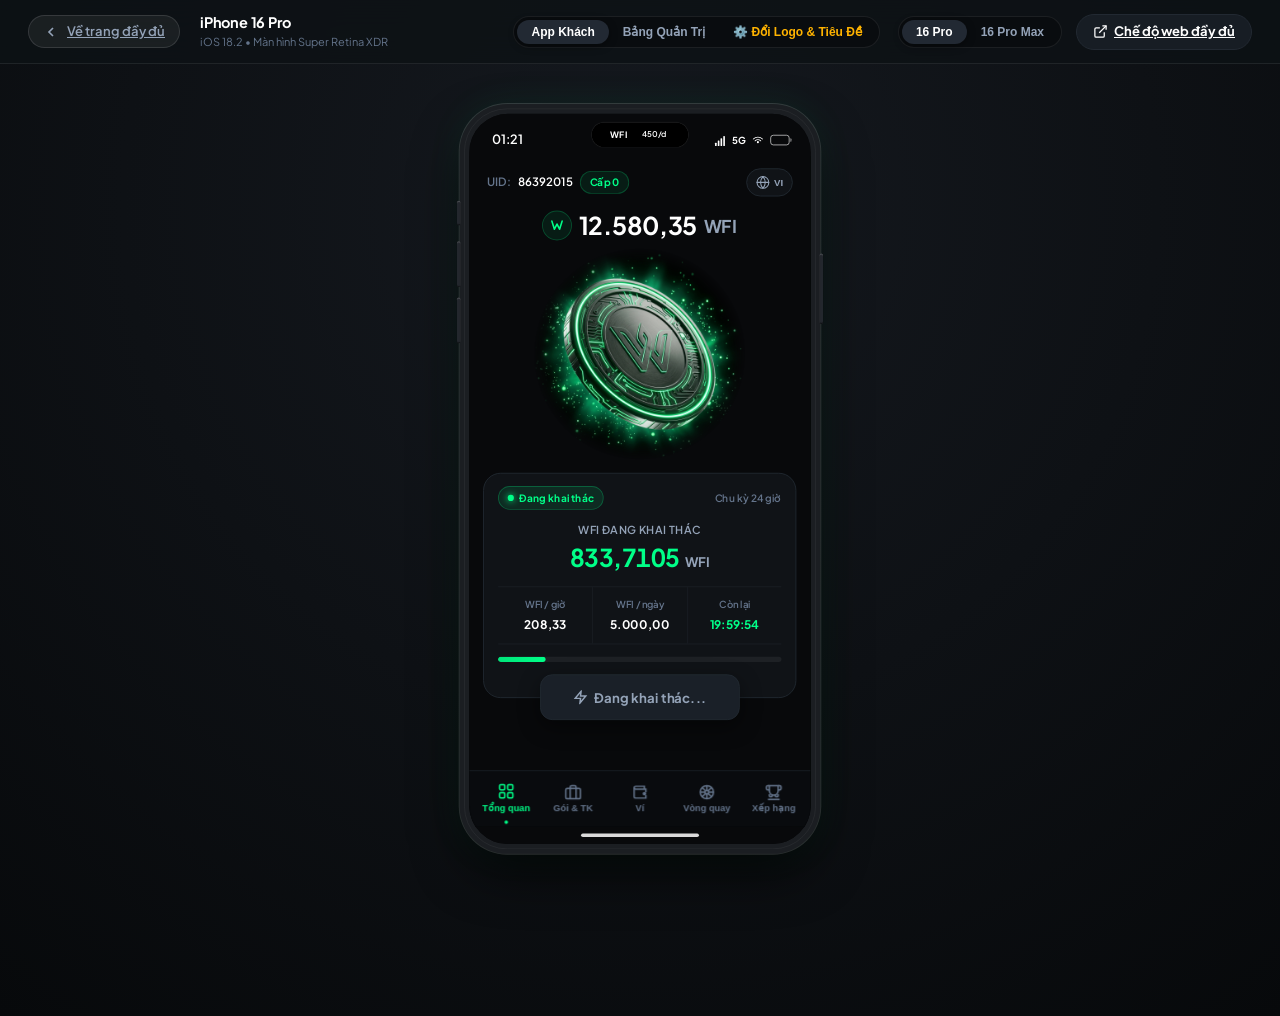
<file: iphone.html>
<!DOCTYPE html>
<html lang="vi">
<head>
  <meta charset="UTF-8">
  <meta name="viewport" content="width=device-width, initial-scale=1.0">
  <title>WFI Mining - Trải nghiệm trên iPhone 16 Pro</title>
  <meta name="description" content="Trình mô phỏng giao diện app crypto mining WFI trên iPhone 16 Pro với Dynamic Island và iOS Status Bar.">
  
  <meta http-equiv="Cache-Control" content="no-cache, no-store, must-revalidate">
  <meta http-equiv="Pragma" content="no-cache">
  <meta http-equiv="Expires" content="0">
  
  <link rel="preconnect" href="https://fonts.googleapis.com">
  <link rel="preconnect" href="https://fonts.gstatic.com" crossorigin>
  <link href="https://fonts.googleapis.com/css2?family=JetBrains+Mono:wght@400;500;600;700&family=Plus+Jakarta+Sans:wght@400;500;600;700;800&family=SF+Pro+Display:wght@400;500;600;700&display=swap" rel="stylesheet">

  <link rel="stylesheet" href="css/style.css?v=20261008_1515">
  <link rel="stylesheet" href="css/iphone-mockup.css?v=20261008_1515">
</head>
<body class="simulator-body">

  <!-- THANH ĐIỀU KHIỂN MÔ PHỎNG PHÍA TRÊN -->
  <header class="simulator-toolbar">
    <div class="toolbar-left">
      <a href="index.html" class="toolbar-back-btn">
        <svg viewBox="0 0 24 24" fill="none" stroke="currentColor" stroke-width="2.5">
          <polyline points="15 18 9 12 15 6"></polyline>
        </svg>
        <span>Về trang đầy đủ</span>
      </a>
      <div class="simulator-title">
        <span class="device-name">iPhone 16 Pro</span>
        <span class="ios-ver">iOS 18.2 • Màn hình Super Retina XDR</span>
      </div>
    </div>

    <div class="toolbar-actions">
      <!-- Bộ chọn trang hiển thị trên iPhone: Khách, Quản Trị hoặc Cấu hình MKT -->
      <div class="device-switcher" style="margin-right:4px;">
        <button class="switcher-btn active" id="btnViewClient" onclick="switchIphoneFrame('index.html')">App Khách</button>
        <button class="switcher-btn" id="btnViewManager" onclick="switchIphoneFrame('admin.html')">Bảng Quản Trị</button>
        <button class="switcher-btn" id="btnViewMktConfig" onclick="switchIphoneFrame('admin.html#mkt')" style="color:#ffb300;font-weight:700;">⚙️ Đổi Logo & Tiêu Đề</button>
      </div>

      <!-- Bộ chọn thiết bị -->
      <div class="device-switcher">
        <button class="switcher-btn active" data-scale="1" data-device="16pro">16 Pro</button>
        <button class="switcher-btn" data-scale="1.08" data-device="16promax">16 Pro Max</button>
      </div>

      <a href="index.html" class="btn btn-secondary toolbar-btn-exit" id="btnExitView">
        <svg viewBox="0 0 24 24" fill="none" stroke="currentColor" stroke-width="2">
          <path d="M18 13v6a2 2 0 0 1-2 2H5a2 2 0 0 1-2-2V8a2 2 0 0 1 2-2h6"></path>
          <polyline points="15 3 21 3 21 9"></polyline>
          <line x1="10" y1="14" x2="21" y2="3"></line>
        </svg>
        <span>Chế độ web đầy đủ</span>
      </a>
    </div>
  </header>

  <!-- KHU VỰC CHỨA KHUNG MÁY IPHONE -->
  <main class="phone-stage">
    <div class="iphone-container" id="iphoneDevice">

      <!-- Các nút bấm vật lý bên ngoài khung máy -->
      <div class="hardware-button action-button" title="Action Button"></div>
      <div class="hardware-button volume-up" title="Tăng âm lượng"></div>
      <div class="hardware-button volume-down" title="Giảm âm lượng"></div>
      <div class="hardware-button power-button" title="Nút nguồn"></div>

      <!-- Khung viền Titan đen iPhone 16 Pro -->
      <div class="iphone-chassis">
        <div class="chassis-inner-border"></div>

        <!-- MÀN HÌNH MÁY IPHONE (SCREEN VIEWPORT) -->
        <div class="iphone-screen">

          <!-- 1. THANH TRẠNG THÁI IOS (STATUS BAR) -->
          <div class="ios-status-bar">
            <!-- Giờ hiện tại bên trái -->
            <div class="status-time" id="iosTime">09:41</div>

            <!-- DYNAMIC ISLAND TƯƠNG TÁC -->
            <div class="dynamic-island" id="dynamicIsland" title="Chạm để mở rộng Dynamic Island">
              <div class="island-pill">
                <div class="island-left-item">
                  <span class="island-dot"></span>
                  <span class="island-text">WFI</span>
                </div>
                <div class="island-right-item">
                  <span class="island-rate">450/d</span>
                  <div class="sound-wave">
                    <span></span><span></span><span></span>
                  </div>
                </div>
              </div>
            </div>

            <!-- Cột sóng, WiFi, Pin bên phải -->
            <div class="status-icons">
              <!-- Sóng 5G -->
              <svg class="icon-signal" viewBox="0 0 24 24" fill="currentColor">
                <rect x="2" y="16" width="3" height="6" rx="1"/>
                <rect x="7" y="12" width="3" height="10" rx="1"/>
                <rect x="12" y="8" width="3" height="14" rx="1"/>
                <rect x="17" y="4" width="3" height="18" rx="1"/>
              </svg>
              <!-- 5G text -->
              <span class="status-5g">5G</span>
              <!-- Wi-Fi -->
              <svg class="icon-wifi" viewBox="0 0 24 24" fill="currentColor">
                <path d="M12 18a2 2 0 1 0 0-4 2 2 0 0 0 0 4zm-4.9-3.9a7 7 0 0 1 9.8 0 .8.8 0 0 0 1.2-1.1 8.5 8.5 0 0 0-12.2 0 .8.8 0 0 0 1.2 1.1zm-3.5-3.5a12 12 0 0 1 16.8 0 .8.8 0 0 0 1.2-1.1 13.5 13.5 0 0 0-19.2 0 .8.8 0 0 0 1.2 1.1z"/>
              </svg>
              <!-- Pin -->
              <div class="battery-icon">
                <div class="battery-level"></div>
                <div class="battery-terminal"></div>
              </div>
            </div>
          </div>

          <!-- NỘI DUNG ỨNG DỤNG BÊN TRONG IPHONE (IFRAME CÙNG GỐC) -->
          <iframe 
            src="index.html?v=20261008_1517" 
            class="app-frame" 
            id="appFrame" 
            title="Giao diện ứng dụng WFI Mining trên iPhone"
            loading="eager">
          </iframe>

          <!-- 2. VẠCH HOME INDICATOR IOS PHÍA ĐÁY MÀN HÌNH -->
          <div class="ios-home-indicator-bar">
            <div class="home-indicator"></div>
          </div>

        </div>
      </div>
    </div>
  </main>

  <script>
    // Cập nhật giờ iOS thực tế
    function updateIosClock() {
      const now = new Date();
      let hours = now.getHours();
      let minutes = now.getMinutes();
      hours = hours < 10 ? '0' + hours : hours;
      minutes = minutes < 10 ? '0' + minutes : minutes;
      const el = document.getElementById('iosTime');
      if (el) el.textContent = `${hours}:${minutes}`;
    }
    setInterval(updateIosClock, 1000);
    updateIosClock();

    // Chuyển đổi giữa App Khách, Bảng Quản Trị và Cấu Hình MKT
    function switchIphoneFrame(url) {
      const frame = document.getElementById('appFrame');
      if (frame) {
        if (url.includes('#')) {
          const parts = url.split('#');
          frame.src = parts[0] + '?v=' + Date.now() + '#' + parts[1];
        } else {
          frame.src = url + '?v=' + Date.now();
        }
      }
      document.getElementById('btnViewClient')?.classList.toggle('active', url.startsWith('index.html'));
      document.getElementById('btnViewManager')?.classList.toggle('active', url === 'admin.html');
      document.getElementById('btnViewMktConfig')?.classList.toggle('active', url.includes('#mkt'));
      const exitBtn = document.getElementById('btnExitView');
      if (exitBtn) exitBtn.href = url;
    }

    // Đăng nhập test MKT / Đăng xuất trực tiếp từ thanh công cụ iPhone
    function quickIphoneAuth(type) {
      const frame = document.getElementById('appFrame');
      if (!frame || !frame.contentWindow) return;
      try {
        if (type === 'mkt') {
          if (typeof frame.contentWindow.loginQuickAccount === 'function') {
            frame.contentWindow.loginQuickAccount('mkt.demo@gmail.com', 'mkt123456');
          }
        } else if (type === 'logout') {
          if (typeof frame.contentWindow.handleAuthLogout === 'function') {
            frame.contentWindow.handleAuthLogout();
          }
        }
      } catch (e) {
        console.warn('Iframe auth error:', e);
      }
    }

    // Chuyển đổi kích thước 16 Pro / 16 Pro Max
    const deviceSwitcherBtns = document.querySelectorAll('.device-switcher:not(:first-child) .switcher-btn');
    const device = document.getElementById('iphoneDevice');

    deviceSwitcherBtns.forEach(btn => {
      btn.addEventListener('click', () => {
        deviceSwitcherBtns.forEach(b => b.classList.remove('active'));
        btn.classList.add('active');
        const scale = btn.getAttribute('data-scale');
        device.style.transform = `scale(${scale})`;
      });
    });

    // Dynamic Island tương tác mở rộng
    const island = document.getElementById('dynamicIsland');
    let isExpanded = false;
    island.addEventListener('click', () => {
      isExpanded = !isExpanded;
      if (isExpanded) {
        island.classList.add('expanded');
      } else {
        island.classList.remove('expanded');
      }
    });
  </script>
</body>
</html>
</file>
<file: css/style.css>
/* ==========================================================================
   WFI MINING - TỐI GIẢN (MINIMALIST CRYPTO DESIGN SYSTEM)
   Triết lý: Hiện đại, sạch sẽ, thoáng đãng, dễ sử dụng cho người mới.
   4 trang chính: Tổng quan | Gói đào | Ví | Tài khoản.
   Không popup, không cửa sổ nổi, không nút X.
   ========================================================================== */

:root {
  /* Màu chủ đạo: Nền đen sâu & Thẻ xám đậm */
  --bg-app: #08090b;
  --bg-card: #101317;
  --bg-card-sub: #0b0d10;
  --bg-input: #0a0c0f;

  /* Màu nhấn: Xanh lá crypto tinh tế */
  --accent: #00ff88;
  --accent-hover: #00e57a;
  --accent-tint: rgba(0, 255, 136, 0.08);
  --accent-tint-border: rgba(0, 255, 136, 0.22);

  /* Typography: Trắng & Xám */
  --text-primary: #ffffff;
  --text-secondary: #94a3b8;
  --text-muted: #64748b;
  --text-inverse: #08090b;

  /* Đường viền */
  --border-subtle: #191e24;
  --border-medium: #222932;

  /* Bán kính bo góc */
  --radius-sm: 8px;
  --radius-md: 14px;
  --radius-lg: 20px;
  --radius-full: 999px;

  /* Kích thước & Khoảng cách */
  --header-height: 64px;
  --bottom-nav-height: 64px;
  --max-content-width: 680px; /* Độ rộng tối ưu đọc, thoáng, không bè ngang */
  --font-sans: 'Plus Jakarta Sans', -apple-system, BlinkMacSystemFont, sans-serif;
  --font-mono: 'JetBrains Mono', monospace;
  --transition: 0.2s cubic-bezier(0.4, 0, 0.2, 1);
}

*, *::before, *::after {
  box-sizing: border-box;
  margin: 0;
  padding: 0;
  -webkit-font-smoothing: antialiased;
}

html {
  background-color: var(--bg-app);
  color: var(--text-primary);
  font-family: var(--font-sans);
  height: 100%;
}

body {
  min-height: 100%;
  background-color: var(--bg-app);
  color: var(--text-primary);
  line-height: 1.5;
  display: flex;
  flex-direction: column;
}

/* ==========================================================================
   THANH ĐIỀU HƯỚNG TRÊN (HEADER)
   ========================================================================== */
.app-header {
  position: sticky;
  top: 0;
  z-index: 100;
  height: var(--header-height);
  background: rgba(8, 9, 11, 0.92);
  backdrop-filter: blur(16px);
  -webkit-backdrop-filter: blur(16px);
  border-bottom: 1px solid var(--border-subtle);
}

.header-container {
  max-width: var(--max-content-width);
  margin: 0 auto;
  height: 100%;
  padding: 0 20px;
  display: flex;
  align-items: center;
  justify-content: space-between;
}

/* Logo */
.brand-logo {
  display: flex;
  align-items: center;
  gap: 8px;
  text-decoration: none;
  cursor: pointer;
}

.logo-symbol {
  width: 28px;
  height: 28px;
  background: rgba(0, 255, 136, 0.1);
  border: 1px solid rgba(0, 255, 136, 0.25);
  border-radius: var(--radius-sm);
  display: flex;
  align-items: center;
  justify-content: center;
}

.logo-symbol svg {
  width: 18px;
  height: 18px;
}

.brand-name {
  font-size: 17px;
  font-weight: 800;
  letter-spacing: 0.5px;
  color: #ffffff;
}

/* Menu 4 Trang Desktop */
.main-nav {
  display: flex;
  align-items: center;
  gap: 4px;
  background: #0f1216;
  padding: 3px;
  border-radius: var(--radius-full);
  border: 1px solid var(--border-subtle);
}

.nav-btn {
  background: transparent;
  border: none;
  color: var(--text-secondary);
  padding: 6px 14px;
  border-radius: var(--radius-full);
  font-size: 13px;
  font-weight: 600;
  cursor: pointer;
  transition: all var(--transition);
}

.nav-btn:hover {
  color: #ffffff;
}

.nav-btn.active {
  background: #1b2128;
  color: var(--accent);
}

/* Header Phải */
.header-right {
  display: flex;
  align-items: center;
  gap: 12px;
}

.btn-iphone-link {
  font-size: 12px;
  font-weight: 600;
  color: var(--accent);
  background: var(--accent-tint);
  border: 1px solid var(--accent-tint-border);
  padding: 4px 10px;
  border-radius: var(--radius-full);
  text-decoration: none;
  transition: all var(--transition);
}

.btn-iphone-link:hover {
  background: var(--accent);
  color: var(--text-inverse);
}

.status-online {
  display: flex;
  align-items: center;
  gap: 6px;
  font-size: 12px;
  color: var(--text-muted);
}

.green-dot {
  width: 7px;
  height: 7px;
  background-color: var(--accent);
  border-radius: 50%;
  box-shadow: 0 0 8px var(--accent);
}

/* ==========================================================================
   NỘI DUNG CHÍNH (MAIN WRAPPER & CONTAINER)
   Tối ưu Safe Area cho iPhone 16/17 Pro Max (Dynamic Island & Home Indicator)
   ========================================================================== */
.main-content {
  flex: 1;
  padding-top: max(16px, env(safe-area-inset-top, 0px));
  padding-bottom: calc(88px + env(safe-area-inset-bottom, 0px));
  padding-left: env(safe-area-inset-left, 0px);
  padding-right: env(safe-area-inset-right, 0px);
}

.page-container {
  max-width: var(--max-content-width);
  margin: 0 auto;
  padding: 0 16px;
}

/* CHUYỂN ĐỔI 4 TRANG CHÍNH: CHỈ HIỆN TRANG ĐANG CHỌN */
.page-view {
  display: none;
  flex-direction: column;
  gap: 20px;
  animation: fadeIn 0.22s ease-out;
}

.page-view.active {
  display: flex;
}

@keyframes fadeIn {
  from { opacity: 0; transform: translateY(4px); }
  to { opacity: 1; transform: translateY(0); }
}

/* Tiêu đề mục trang */
.section-title-wrap {
  margin-bottom: 4px;
}

.view-heading {
  font-size: 22px;
  font-weight: 800;
  letter-spacing: -0.3px;
  color: #ffffff;
}

.view-sub {
  font-size: 13px;
  color: var(--text-muted);
  margin-top: 2px;
}

/* ==========================================================================
   TRANG 1: TỔNG QUAN
   ========================================================================== */

/* Trạng thái đang đào */
.mining-status-chip {
  align-self: flex-start;
  display: inline-flex;
  align-items: center;
  gap: 8px;
  padding: 5px 12px;
  background: var(--accent-tint);
  border: 1px solid var(--accent-tint-border);
  border-radius: var(--radius-full);
  font-size: 12.5px;
}

.status-live-pulse {
  width: 7px;
  height: 7px;
  background-color: var(--accent);
  border-radius: 50%;
  box-shadow: 0 0 8px var(--accent);
}

.status-live-text {
  font-weight: 700;
  color: var(--accent);
}

.status-sep {
  color: var(--border-medium);
}

.status-live-sub {
  color: var(--text-secondary);
}

.status-live-sub strong {
  color: #ffffff;
}

/* Thẻ số dư chính (Hero Balance Card) */
.hero-balance-card {
  background: var(--bg-card);
  border: 1px solid var(--border-subtle);
  border-radius: var(--radius-lg);
  padding: 26px 22px;
  text-align: center;
  display: flex;
  flex-direction: column;
  align-items: center;
  gap: 6px;
}

.balance-label {
  font-size: 13px;
  color: var(--text-secondary);
  font-weight: 600;
}

.balance-value-row {
  display: flex;
  align-items: baseline;
  justify-content: center;
  gap: 6px;
}

.balance-number {
  font-family: var(--font-mono);
  font-size: 36px;
  font-weight: 800;
  color: #ffffff;
  letter-spacing: -1px;
  line-height: 1.1;
}

.balance-unit {
  font-size: 18px;
  font-weight: 800;
  color: var(--accent);
}

.balance-sub-row {
  display: flex;
  align-items: baseline;
  gap: 4px;
  font-size: 14px;
  color: var(--text-muted);
  font-weight: 500;
  margin-bottom: 14px;
}

.approx-value {
  font-family: var(--font-mono);
  font-weight: 600;
  color: var(--text-secondary);
}

/* 2 NÚT CHÍNH: MUA GÓI | ĐỔI WFI */
.hero-actions-row {
  display: grid;
  grid-template-columns: 1fr 1fr;
  gap: 12px;
  width: 100%;
  max-width: 380px;
}

/* 2 Ô Chỉ số đơn giản */
.simple-stats-row {
  display: grid;
  grid-template-columns: 1fr 1fr;
  gap: 12px;
}

.simple-stat-box {
  background: var(--bg-card);
  border: 1px solid var(--border-subtle);
  border-radius: var(--radius-md);
  padding: 16px;
  display: flex;
  flex-direction: column;
  gap: 4px;
}

.stat-box-title {
  font-size: 12px;
  color: var(--text-muted);
  font-weight: 500;
}

.stat-box-val-group {
  display: flex;
  align-items: baseline;
  gap: 4px;
}

.stat-box-num {
  font-family: var(--font-mono);
  font-size: 20px;
  font-weight: 700;
  color: #ffffff;
}

.stat-box-num.highlight-green {
  color: var(--accent);
}

.stat-box-unit {
  font-size: 12px;
  color: var(--text-muted);
  font-weight: 600;
}

/* Thẻ Biểu Đồ Đơn Giản */
.simple-chart-card {
  background: var(--bg-card);
  border: 1px solid var(--border-subtle);
  border-radius: var(--radius-lg);
  padding: 20px;
  display: flex;
  flex-direction: column;
  gap: 16px;
}

.chart-top-bar {
  display: flex;
  align-items: center;
  justify-content: space-between;
}

.chart-card-title {
  font-size: 14px;
  font-weight: 700;
  color: #ffffff;
}

.chart-period-switch {
  display: flex;
  background: var(--bg-card-sub);
  padding: 2px;
  border-radius: var(--radius-sm);
  border: 1px solid var(--border-subtle);
}

.period-btn {
  background: transparent;
  border: none;
  color: var(--text-muted);
  font-size: 11.5px;
  font-weight: 600;
  padding: 4px 10px;
  border-radius: 6px;
  cursor: pointer;
  transition: all var(--transition);
}

.period-btn:hover {
  color: #ffffff;
}

.period-btn.active {
  background: #1b2128;
  color: var(--accent);
}

.chart-svg-wrap {
  width: 100%;
}

#simpleChartSvg {
  width: 100%;
  height: 160px;
  overflow: visible;
}

.chart-labels-row {
  display: flex;
  justify-content: space-between;
  font-family: var(--font-mono);
  font-size: 11px;
  color: var(--text-muted);
  padding-top: 8px;
}

/* ==========================================================================
   TRANG 2: GÓI ĐÀO (CHỈ GÓI 10 USDT)
   ========================================================================== */
.package-buy-card {
  background: var(--bg-card);
  border: 1px solid var(--border-subtle);
  border-radius: var(--radius-lg);
  padding: 22px;
  display: flex;
  flex-direction: column;
  gap: 18px;
}

.package-header {
  display: flex;
  align-items: flex-start;
  justify-content: space-between;
}

.package-badge {
  display: inline-block;
  font-size: 10.5px;
  font-weight: 700;
  color: var(--accent);
  background: var(--accent-tint);
  padding: 2px 8px;
  border-radius: var(--radius-full);
  margin-bottom: 4px;
}

.package-name {
  font-size: 18px;
  font-weight: 800;
  color: #ffffff;
}

.package-price-wrap {
  text-align: right;
}

.package-price-val {
  font-family: var(--font-mono);
  font-size: 26px;
  font-weight: 800;
  color: var(--accent);
}

.package-price-unit {
  display: block;
  font-size: 11.5px;
  color: var(--text-muted);
}

.package-features {
  display: flex;
  flex-direction: column;
  gap: 8px;
  padding: 12px 14px;
  background: var(--bg-card-sub);
  border-radius: var(--radius-md);
  border: 1px solid var(--border-subtle);
  font-size: 13px;
}

.feature-item {
  display: flex;
  justify-content: space-between;
  align-items: center;
}

.feature-label {
  color: var(--text-secondary);
}

.feature-val {
  color: var(--text-primary);
}

.feature-val strong {
  color: var(--accent);
}

/* Bộ Chọn Số Lượng */
.quantity-selector-box {
  display: flex;
  align-items: center;
  justify-content: space-between;
  padding: 12px 14px;
  background: var(--bg-input);
  border: 1px solid var(--border-subtle);
  border-radius: var(--radius-md);
}

.qty-label {
  font-size: 13px;
  font-weight: 600;
  color: var(--text-secondary);
}

.qty-controls {
  display: flex;
  align-items: center;
  gap: 8px;
}

.qty-btn {
  width: 32px;
  height: 32px;
  background: #171d24;
  border: 1px solid var(--border-medium);
  border-radius: var(--radius-sm);
  color: #ffffff;
  font-size: 16px;
  font-weight: 700;
  cursor: pointer;
  display: flex;
  align-items: center;
  justify-content: center;
  transition: all var(--transition);
}

.qty-btn:hover {
  background: #202731;
  color: var(--accent);
}

.qty-input {
  width: 48px;
  text-align: center;
  background: transparent;
  border: none;
  font-family: var(--font-mono);
  font-size: 16px;
  font-weight: 700;
  color: #ffffff;
  outline: none;
}

/* Tổng tiền & Nút Mua */
.package-checkout-row {
  display: flex;
  align-items: center;
  justify-content: space-between;
  padding-top: 10px;
  border-top: 1px solid var(--border-subtle);
}

.checkout-total {
  display: flex;
  flex-direction: column;
}

.total-label {
  font-size: 11.5px;
  color: var(--text-muted);
}

.total-val-group {
  display: flex;
  align-items: baseline;
  gap: 4px;
}

.total-val {
  font-family: var(--font-mono);
  font-size: 22px;
  font-weight: 800;
  color: var(--accent);
}

.total-unit {
  font-size: 13px;
  font-weight: 700;
  color: var(--text-secondary);
}

/* Gói Của Tôi */
.my-packages-section {
  display: flex;
  flex-direction: column;
  gap: 12px;
}

.sub-header-row {
  display: flex;
  justify-content: space-between;
  align-items: baseline;
}

.sub-heading {
  font-size: 16px;
  font-weight: 700;
  color: #ffffff;
}

.sub-count {
  font-size: 12px;
  color: var(--accent);
  font-weight: 600;
}

.my-packages-list {
  display: flex;
  flex-direction: column;
  gap: 8px;
}

.my-pkg-card {
  background: var(--bg-card);
  border: 1px solid var(--border-subtle);
  border-radius: var(--radius-md);
  padding: 14px 16px;
  display: flex;
  align-items: center;
  justify-content: space-between;
}

.my-pkg-info {
  display: flex;
  flex-direction: column;
}

.my-pkg-title {
  font-size: 13.5px;
  font-weight: 700;
  color: #ffffff;
}

.my-pkg-date {
  font-size: 11.5px;
  color: var(--text-muted);
}

.my-pkg-yield {
  font-family: var(--font-mono);
  font-size: 13.5px;
  font-weight: 700;
  color: var(--accent);
}

/* ==========================================================================
   TRANG 3: VÍ (CHỈ WFI, USDT & NẠP, ĐỔI, RÚT TRỰC TIẾP, KHÔNG POPUP)
   ========================================================================== */
.wallet-assets-grid {
  display: grid;
  grid-template-columns: 1fr 1fr;
  gap: 12px;
}

.wallet-asset-box {
  background: var(--bg-card);
  border: 1px solid var(--border-subtle);
  border-radius: var(--radius-lg);
  padding: 18px;
  display: flex;
  flex-direction: column;
  gap: 4px;
}

.asset-head {
  display: flex;
  align-items: center;
  justify-content: space-between;
}

.asset-symbol-tag {
  font-size: 14px;
  font-weight: 800;
  color: var(--accent);
}

.asset-symbol-tag.tag-usdt {
  color: #38bdf8;
}

.asset-sub-tag {
  font-size: 10.5px;
  color: var(--text-muted);
  background: rgba(255, 255, 255, 0.05);
  padding: 1px 6px;
  border-radius: var(--radius-full);
}

.asset-amount {
  font-family: var(--font-mono);
  font-size: 22px;
  font-weight: 800;
  color: #ffffff;
  letter-spacing: -0.5px;
  margin-top: 2px;
}

.asset-equiv {
  font-size: 11.5px;
  color: var(--text-muted);
}

/* 3 Nút Chức Năng: Nạp | Đổi | Rút */
.wallet-actions-tabs {
  display: grid;
  grid-template-columns: repeat(3, 1fr);
  background: #0f1216;
  padding: 4px;
  border-radius: var(--radius-md);
  border: 1px solid var(--border-subtle);
}

.action-tab-btn {
  background: transparent;
  border: none;
  padding: 10px 0;
  font-size: 14px;
  font-weight: 700;
  color: var(--text-secondary);
  border-radius: var(--radius-sm);
  cursor: pointer;
  transition: all var(--transition);
}

.action-tab-btn:hover {
  color: #ffffff;
}

.action-tab-btn.active {
  background: #1a2027;
  color: var(--accent);
  box-shadow: 0 2px 8px rgba(0, 0, 0, 0.3);
}

/* Khung Thao Tác Trực Tiếp (Inline Panels) */
.wallet-action-container {
  background: var(--bg-card);
  border: 1px solid var(--border-subtle);
  border-radius: var(--radius-lg);
  padding: 22px;
}

.inline-action-panel {
  display: none;
  flex-direction: column;
  gap: 16px;
}

.inline-action-panel.active {
  display: flex;
}

.panel-heading {
  font-size: 16px;
  font-weight: 700;
  color: #ffffff;
}

.panel-desc {
  font-size: 12.5px;
  color: var(--text-muted);
  margin-top: -8px;
}

.panel-desc strong {
  color: var(--text-secondary);
}

.inline-form-group {
  display: flex;
  flex-direction: column;
  gap: 6px;
}

.form-label-row {
  display: flex;
  justify-content: space-between;
  align-items: center;
}

.inline-form-group label {
  font-size: 12px;
  color: var(--text-secondary);
  font-weight: 500;
}

.btn-text-max {
  background: transparent;
  border: none;
  color: var(--accent);
  font-size: 12px;
  font-weight: 700;
  cursor: pointer;
}

.input-with-tag {
  display: flex;
  align-items: center;
  background: var(--bg-input);
  border: 1px solid var(--border-subtle);
  border-radius: var(--radius-md);
  padding: 10px 14px;
}

.input-with-tag input, .simple-text-input {
  flex: 1;
  background: transparent;
  border: none;
  font-family: var(--font-mono);
  font-size: 16px;
  font-weight: 700;
  color: #ffffff;
  outline: none;
}

.simple-text-input {
  background: var(--bg-input);
  border: 1px solid var(--border-subtle);
  border-radius: var(--radius-md);
  padding: 12px 14px;
  font-size: 13.5px;
}

.tag-unit {
  font-size: 13px;
  font-weight: 700;
  color: var(--accent);
}

.readonly-tag input {
  color: var(--accent);
}

.input-helper {
  font-size: 11.5px;
  color: var(--text-muted);
}

.input-helper strong {
  color: var(--text-secondary);
}

/* Nạp QR & Copy */
.deposit-qr-wrap {
  display: flex;
  justify-content: center;
  padding: 12px;
  background: var(--bg-input);
  border-radius: var(--radius-md);
}

.mini-qr {
  width: 120px;
  height: 120px;
}

.copy-field-wrap {
  display: flex;
  gap: 8px;
}

.copy-field-wrap input {
  flex: 1;
  background: var(--bg-input);
  border: 1px solid var(--border-subtle);
  border-radius: var(--radius-md);
  padding: 10px 12px;
  font-family: var(--font-mono);
  font-size: 12px;
  color: #ffffff;
  outline: none;
}

.btn-copy-inline {
  padding: 0 14px;
  height: 40px;
  font-size: 12.5px;
}

/* Rút Fee */
.fee-inline-bar {
  display: flex;
  justify-content: space-between;
  padding: 10px 14px;
  background: var(--bg-input);
  border-radius: var(--radius-sm);
  font-size: 12.5px;
  color: var(--text-secondary);
}

.color-green {
  color: var(--accent) !important;
}

/* ==========================================================================
   TRANG 4: TÀI KHOẢN & CÁC TRANG CON (SUB-VIEWS NỘI BỘ, KHÔNG POPUP)
   ========================================================================== */
.account-subview {
  display: none;
  flex-direction: column;
  gap: 16px;
  animation: fadeIn 0.2s ease-out;
}

.account-subview.active {
  display: flex;
}

/* Header trang con có nút Quay lại */
.subview-header {
  display: flex;
  align-items: center;
  gap: 14px;
  padding-bottom: 4px;
}

.btn-subview-back {
  background: transparent;
  border: 1px solid var(--border-medium);
  color: var(--text-secondary);
  padding: 6px 12px;
  border-radius: var(--radius-sm);
  display: inline-flex;
  align-items: center;
  gap: 6px;
  font-size: 13px;
  font-weight: 600;
  cursor: pointer;
  transition: all var(--transition);
}

.btn-subview-back svg {
  width: 14px;
  height: 14px;
}

.btn-subview-back:hover {
  background: #181d24;
  color: #ffffff;
  border-color: #2e3743;
}

.subview-heading {
  font-size: 19px;
  font-weight: 800;
  color: #ffffff;
  letter-spacing: -0.3px;
}

.subview-content-card {
  background: var(--bg-card);
  border: 1px solid var(--border-subtle);
  border-radius: var(--radius-lg);
  padding: 22px;
  display: flex;
  flex-direction: column;
  gap: 18px;
}

.subview-form {
  display: flex;
  flex-direction: column;
  gap: 14px;
}

.subview-divider {
  height: 1px;
  background: var(--border-subtle);
  margin: 4px 0;
}

.block-title {
  font-size: 14.5px;
  font-weight: 700;
  color: #ffffff;
}

.block-desc {
  font-size: 12px;
  color: var(--text-muted);
}

/* 4.1 Thông tin cá nhân */
.profile-avatar-row {
  display: flex;
  align-items: center;
  gap: 16px;
  padding-bottom: 6px;
}

.profile-avatar-large {
  width: 58px;
  height: 58px;
  background: #11261d;
  border: 1.5px solid var(--accent);
  border-radius: 50%;
  display: flex;
  align-items: center;
  justify-content: center;
  font-size: 20px;
  font-weight: 800;
  color: var(--accent);
}

.profile-avatar-meta {
  display: flex;
  flex-direction: column;
  gap: 4px;
}

.profile-name-display {
  font-size: 17px;
  font-weight: 800;
  color: #ffffff;
}

.profile-status-pill {
  align-self: flex-start;
  font-size: 11px;
  font-weight: 600;
  color: var(--accent);
  background: var(--accent-tint);
  padding: 2px 8px;
  border-radius: var(--radius-full);
}

.read-only-meta-grid {
  display: flex;
  flex-direction: column;
  gap: 8px;
  padding: 12px 14px;
  background: var(--bg-card-sub);
  border: 1px solid var(--border-subtle);
  border-radius: var(--radius-md);
  font-size: 12.5px;
}

.meta-field {
  display: flex;
  justify-content: space-between;
}

.meta-field-label {
  color: var(--text-muted);
}

.meta-field-val {
  font-weight: 600;
  color: var(--text-secondary);
}

/* 4.2 Bảo mật & Toggle Switch 2FA */
.security-2fa-block {
  display: flex;
  align-items: center;
  justify-content: space-between;
  gap: 16px;
}

.twofa-texts {
  display: flex;
  flex-direction: column;
  gap: 2px;
}

.switch-toggle {
  position: relative;
  display: inline-block;
  width: 46px;
  height: 26px;
  flex-shrink: 0;
  cursor: pointer;
}

.switch-toggle input {
  opacity: 0;
  width: 0;
  height: 0;
}

.toggle-slider {
  position: absolute;
  top: 0; left: 0; right: 0; bottom: 0;
  background-color: #212832;
  border-radius: var(--radius-full);
  transition: all var(--transition);
}

.toggle-slider::before {
  position: absolute;
  content: "";
  height: 18px;
  width: 18px;
  left: 4px;
  bottom: 4px;
  background-color: #ffffff;
  border-radius: 50%;
  transition: all var(--transition);
}

.switch-toggle input:checked + .toggle-slider {
  background-color: var(--accent);
}

.switch-toggle input:checked + .toggle-slider::before {
  transform: translateX(20px);
  background-color: var(--text-inverse);
}

/* 4.3 Giới thiệu */
.referral-stats-grid {
  display: grid;
  grid-template-columns: 1fr 1fr;
  gap: 12px;
}

.ref-stat-box {
  background: var(--bg-card-sub);
  border: 1px solid var(--border-subtle);
  border-radius: var(--radius-md);
  padding: 14px;
  display: flex;
  flex-direction: column;
  gap: 4px;
}

.ref-stat-label {
  font-size: 11.5px;
  color: var(--text-muted);
}

.ref-stat-val {
  font-family: var(--font-mono);
  font-size: 17px;
  font-weight: 700;
  color: #ffffff;
}

.ref-policy-note {
  font-size: 12.5px;
  color: var(--text-muted);
  line-height: 1.5;
  padding: 10px 14px;
  background: var(--bg-card-sub);
  border-radius: var(--radius-sm);
  border-left: 3px solid var(--accent);
}

.policy-title {
  display: block;
  font-weight: 700;
  color: var(--text-secondary);
  margin-bottom: 2px;
}

.ref-policy-note strong {
  color: var(--accent);
}

/* 4.4 Hỗ trợ */
.support-channels-list {
  display: flex;
  flex-direction: column;
  gap: 10px;
}

.support-channel-item {
  display: flex;
  align-items: center;
  gap: 12px;
  padding: 12px 14px;
  background: var(--bg-card-sub);
  border: 1px solid var(--border-subtle);
  border-radius: var(--radius-md);
}

.channel-icon {
  width: 36px;
  height: 36px;
  border-radius: var(--radius-sm);
  background: #171d24;
  color: var(--accent);
  display: flex;
  align-items: center;
  justify-content: center;
  flex-shrink: 0;
}

.channel-icon svg {
  width: 18px;
  height: 18px;
}

.channel-texts {
  flex: 1;
  display: flex;
  flex-direction: column;
}

.channel-name {
  font-size: 13px;
  font-weight: 700;
  color: #ffffff;
}

.channel-val {
  font-size: 12px;
  color: var(--text-secondary);
  font-family: var(--font-mono);
}

.btn-channel-action {
  background: #1e252f;
  border: 1px solid var(--border-medium);
  color: var(--text-secondary);
  font-size: 12px;
  font-weight: 600;
  padding: 6px 12px;
  border-radius: var(--radius-sm);
  cursor: pointer;
  transition: all var(--transition);
}

.btn-channel-action:hover {
  color: #ffffff;
  border-color: #364150;
  background: #252e3b;
}

.support-textarea {
  resize: vertical;
  min-height: 80px;
}

/* 4.5 Đăng xuất */
.logout-confirm-card, .logout-success-card {
  text-align: center;
  align-items: center;
  padding: 32px 24px;
}

.logout-warn-icon {
  width: 52px;
  height: 52px;
  border-radius: 50%;
  background: rgba(244, 63, 94, 0.1);
  color: #f43f5e;
  display: flex;
  align-items: center;
  justify-content: center;
  margin-bottom: 8px;
}

.logout-warn-icon svg {
  width: 26px;
  height: 26px;
}

.logout-success-icon {
  width: 52px;
  height: 52px;
  border-radius: 50%;
  background: var(--accent-tint);
  color: var(--accent);
  display: flex;
  align-items: center;
  justify-content: center;
  margin-bottom: 8px;
}

.logout-success-icon svg {
  width: 26px;
  height: 26px;
}

.logout-confirm-title {
  font-size: 18px;
  font-weight: 800;
  color: #ffffff;
}

.logout-confirm-desc {
  font-size: 13px;
  color: var(--text-muted);
  max-width: 380px;
  margin-bottom: 12px;
}

.logout-buttons-row {
  display: flex;
  gap: 12px;
  width: 100%;
  max-width: 320px;
  justify-content: center;
}

.btn-danger-action {
  background: #991b1b;
  color: #ffffff;
  border: none;
  font-size: 13.5px;
  font-weight: 700;
  padding: 0 20px;
  height: 42px;
  border-radius: var(--radius-md);
  cursor: pointer;
  transition: all var(--transition);
}

.btn-danger-action:hover {
  background: #b91c1c;
}

.account-items-list {
  display: flex;
  flex-direction: column;
  gap: 10px;
}

.account-card {
  background: var(--bg-card);
  border: 1px solid var(--border-subtle);
  border-radius: var(--radius-md);
  padding: 16px 18px;
  display: flex;
  align-items: center;
  gap: 14px;
}

.account-card.clickable {
  cursor: pointer;
  transition: all var(--transition);
}

.account-card.clickable:hover {
  background: #14181e;
  border-color: var(--border-medium);
}

.acc-row-main {
  width: 100%;
  display: flex;
  align-items: center;
  gap: 14px;
}

.acc-avatar-wrap {
  width: 44px;
  height: 44px;
  background: #13241b;
  border: 1px solid rgba(0, 255, 136, 0.35);
  border-radius: 50%;
  display: flex;
  align-items: center;
  justify-content: center;
  font-size: 14px;
  font-weight: 800;
  color: var(--accent);
}

.acc-info-texts {
  flex: 1;
  display: flex;
  flex-direction: column;
}

.acc-name {
  font-size: 15px;
  font-weight: 700;
  color: #ffffff;
}

.acc-email {
  font-size: 12px;
  color: var(--text-muted);
}

.acc-tag {
  font-size: 11px;
  font-weight: 700;
  color: var(--accent);
  background: var(--accent-tint);
  padding: 3px 10px;
  border-radius: var(--radius-full);
}

.acc-icon-wrap {
  width: 36px;
  height: 36px;
  border-radius: var(--radius-sm);
  background: #151a21;
  display: flex;
  align-items: center;
  justify-content: center;
  color: var(--text-secondary);
}

.acc-icon-wrap svg {
  width: 18px;
  height: 18px;
}

.acc-icon-wrap.icon-logout {
  background: rgba(244, 63, 94, 0.1);
  color: #f43f5e;
}

.acc-title {
  font-size: 14px;
  font-weight: 600;
  color: #ffffff;
}

.acc-sub {
  font-size: 12px;
  color: var(--text-muted);
}

.chevron {
  font-size: 18px;
  color: var(--text-muted);
}

.logout-text {
  color: #f43f5e;
}

/* ==========================================================================
   CÁC NÚT BẤM (BUTTONS) - ĐƠN GIẢN, NHỎ GỌN
   ========================================================================== */
.btn {
  display: inline-flex;
  align-items: center;
  justify-content: center;
  gap: 8px;
  height: 42px;
  padding: 0 18px;
  border-radius: var(--radius-md);
  font-size: 13.5px;
  font-weight: 700;
  cursor: pointer;
  border: none;
  transition: all var(--transition);
}

.btn svg {
  width: 16px;
  height: 16px;
}

.btn-primary {
  background-color: var(--accent);
  color: var(--text-inverse);
}

.btn-primary:hover {
  background-color: var(--accent-hover);
  box-shadow: 0 4px 14px rgba(0, 255, 136, 0.25);
}

.btn-secondary {
  background-color: #171d24;
  color: var(--text-primary);
  border: 1px solid var(--border-medium);
}

.btn-secondary:hover {
  background-color: #1f2731;
}

.btn-block {
  width: 100%;
}

/* ==========================================================================
   THANH ĐIỀU HƯỚNG DƯỚI (MOBILE BOTTOM NAV)
   ========================================================================== */
.bottom-nav-mobile {
  display: none;
  position: fixed;
  bottom: 0;
  left: 0;
  right: 0;
  height: calc(var(--bottom-nav-height) + env(safe-area-inset-bottom, 0px));
  background: rgba(10, 12, 15, 0.94);
  backdrop-filter: blur(20px);
  -webkit-backdrop-filter: blur(20px);
  border-top: 1px solid var(--border-subtle);
  z-index: 99;
  justify-content: space-around;
  align-items: flex-start;
  padding: 8px 10px calc(8px + env(safe-area-inset-bottom, 0px)) 10px;
}

.mob-tab-btn {
  background: transparent;
  border: none;
  display: flex;
  flex-direction: column;
  align-items: center;
  justify-content: center;
  gap: 4px;
  flex: 1;
  color: var(--text-muted);
  cursor: pointer;
  transition: color var(--transition);
}

.mob-tab-btn svg {
  width: 20px;
  height: 20px;
}

.mob-tab-btn span {
  font-size: 11px;
  font-weight: 600;
}

.mob-tab-btn.active {
  color: var(--accent);
}

/* ==========================================================================
   TOAST THÔNG BÁO TINH TẾ
   ========================================================================== */
.toast-tray {
  position: fixed;
  bottom: 24px;
  right: 24px;
  z-index: 2000;
  display: flex;
  flex-direction: column;
  gap: 8px;
  pointer-events: none;
}

.toast-msg {
  pointer-events: auto;
  background: #141920;
  border: 1px solid var(--border-medium);
  border-left: 3px solid var(--accent);
  padding: 10px 16px;
  border-radius: var(--radius-sm);
  font-size: 13px;
  color: #ffffff;
  box-shadow: 0 8px 24px rgba(0, 0, 0, 0.5);
  animation: slideToast 0.2s ease-out;
}

@keyframes slideToast {
  from { transform: translateY(10px); opacity: 0; }
  to { transform: translateY(0); opacity: 1; }
}

/* ==========================================================================
   RESPONSIVE (ĐIỆN THOẠI & TABLET)
   ========================================================================== */
@media (max-width: 680px) {
  body {
    padding-bottom: calc(var(--bottom-nav-height) + 16px);
  }

  .main-nav {
    display: none; /* Ẩn menu trên máy tính, dùng bottom nav */
  }

  .status-online {
    display: none;
  }

  .bottom-nav-mobile {
    display: flex;
  }

  .hero-balance-card {
    padding: 22px 16px;
  }

  .balance-number {
    font-size: 32px;
  }

  .toast-tray {
    left: 20px;
    right: 20px;
    bottom: calc(var(--bottom-nav-height) + 16px);
  }
}

/* ==========================================================================
   CHỨC NĂNG NẠP USDT BEP20
   ========================================================================== */



.deposit-header-row {
  display: flex;
  justify-content: space-between;
  align-items: flex-start;
  gap: 12px;
  margin-bottom: 14px;
}

.bep20-badge {
  display: inline-flex;
  align-items: center;
  padding: 4px 10px;
  border-radius: var(--radius-full);
  background: rgba(240, 185, 11, 0.12);
  border: 1px solid rgba(240, 185, 11, 0.35);
  color: #f3ba2f;
  font-size: 11px;
  font-weight: 700;
  letter-spacing: 0.3px;
  white-space: nowrap;
}

.bep20-info-alert {
  display: flex;
  align-items: flex-start;
  gap: 10px;
  padding: 12px 14px;
  background: rgba(0, 255, 136, 0.05);
  border: 1px solid rgba(0, 255, 136, 0.15);
  border-radius: var(--radius-md);
  margin-bottom: 18px;
  font-size: 12px;
  line-height: 1.5;
  color: #cbd5e1;
}

.bep20-info-alert svg {
  width: 18px;
  height: 18px;
  flex-shrink: 0;
  stroke: var(--accent);
  margin-top: 1px;
}

.bep20-info-alert strong {
  color: #ffffff;
}

.deposit-qr-wrap {
  display: flex;
  flex-direction: column;
  align-items: center;
  justify-content: center;
  padding: 18px;
  background: var(--bg-card-sub);
  border: 1px solid var(--border-subtle);
  border-radius: var(--radius-lg);
  margin-bottom: 18px;
  text-align: center;
}

.qr-card {
  background: #ffffff;
  padding: 10px;
  border-radius: 14px;
  box-shadow: 0 10px 25px rgba(0, 0, 0, 0.4), 0 0 20px rgba(0, 255, 136, 0.15);
  border: 2px solid rgba(0, 255, 136, 0.25);
  display: inline-block;
  transition: transform 0.2s ease;
}

.qr-card:hover {
  transform: scale(1.02);
}

.qr-svg-image {
  width: 140px;
  height: 140px;
  display: block;
}

.qr-meta {
  margin-top: 10px;
  display: flex;
  flex-direction: column;
  gap: 2px;
}

.qr-title {
  font-size: 12.5px;
  font-weight: 600;
  color: #ffffff;
}

.qr-subtitle {
  font-size: 11px;
  color: var(--text-muted);
}

.label-tag-bsc {
  font-size: 11px;
  color: #f3ba2f;
  font-weight: 600;
  background: rgba(240, 185, 11, 0.1);
  padding: 2px 8px;
  border-radius: var(--radius-full);
}

.mono-code {
  font-family: var(--font-mono);
  background: rgba(255, 255, 255, 0.08);
  padding: 2px 6px;
  border-radius: 4px;
  color: var(--accent);
}

.txid-input-field {
  position: relative;
  display: flex;
  align-items: center;
}

.txid-input-field input {
  width: 100%;
  padding-right: 65px;
}

.btn-paste-txid {
  position: absolute;
  right: 8px;
  background: var(--bg-card);
  border: 1px solid var(--border-medium);
  color: var(--accent);
  font-size: 11px;
  font-weight: 600;
  padding: 5px 10px;
  border-radius: var(--radius-sm);
  cursor: pointer;
  transition: var(--transition);
}

.btn-paste-txid:hover {
  background: var(--accent);
  color: #08090b;
}

.btn-lg {
  height: 48px;
  font-size: 14px;
  font-weight: 700;
}

/* Thẻ kết quả kiểm tra giao dịch */
.deposit-verify-result {
  margin-top: 16px;
  border-radius: var(--radius-md);
  padding: 16px;
  animation: fadeIn 0.3s ease;
}

@keyframes fadeIn {
  from { opacity: 0; transform: translateY(-6px); }
  to { opacity: 1; transform: translateY(0); }
}

.verify-card-loading {
  background: rgba(16, 19, 23, 0.9);
  border: 1px solid var(--border-medium);
  display: flex;
  align-items: center;
  gap: 14px;
  color: var(--text-secondary);
  font-size: 13px;
}

.verify-spinner {
  width: 24px;
  height: 24px;
  border: 2.5px solid rgba(0, 255, 136, 0.2);
  border-top-color: var(--accent);
  border-radius: 50%;
  animation: spin 0.8s linear infinite;
}

@keyframes spin {
  to { transform: rotate(360deg); }
}

.verify-card-success {
  background: linear-gradient(135deg, rgba(0, 255, 136, 0.08) 0%, rgba(16, 19, 23, 0.95) 100%);
  border: 1px solid rgba(0, 255, 136, 0.4);
  box-shadow: 0 4px 20px rgba(0, 255, 136, 0.1);
}

.verify-card-success .success-top {
  display: flex;
  align-items: center;
  gap: 10px;
  margin-bottom: 12px;
}

.verify-badge-icon {
  width: 32px;
  height: 32px;
  border-radius: 50%;
  background: rgba(0, 255, 136, 0.2);
  display: flex;
  align-items: center;
  justify-content: center;
}

.verify-badge-icon svg {
  width: 18px;
  height: 18px;
  stroke: var(--accent);
}

.verify-card-success .success-headline {
  font-size: 14px;
  font-weight: 700;
  color: #ffffff;
}

.verify-card-success .credited-amount {
  font-size: 26px;
  font-family: var(--font-mono);
  font-weight: 700;
  color: var(--accent);
  margin-bottom: 14px;
}

.verify-details-table {
  background: var(--bg-card-sub);
  border-radius: var(--radius-sm);
  padding: 10px 12px;
  font-size: 12px;
  margin-bottom: 14px;
}

.verify-detail-row {
  display: flex;
  justify-content: space-between;
  padding: 5px 0;
  border-bottom: 1px solid rgba(255, 255, 255, 0.04);
}

.verify-detail-row:last-child {
  border-bottom: none;
}

.verify-detail-label {
  color: var(--text-muted);
}

.verify-detail-value {
  color: #ffffff;
  font-family: var(--font-mono);
}

.verify-card-success .btn-bscscan-link {
  display: inline-flex;
  align-items: center;
  gap: 6px;
  color: var(--accent);
  font-size: 12px;
  font-weight: 600;
  text-decoration: none;
  transition: opacity 0.2s;
}

.verify-card-success .btn-bscscan-link:hover {
  opacity: 0.8;
  text-decoration: underline;
}

.verify-card-error {
  background: rgba(239, 68, 68, 0.08);
  border: 1px solid rgba(239, 68, 68, 0.35);
  display: flex;
  gap: 12px;
}

.verify-card-error .error-icon-wrap {
  width: 28px;
  height: 28px;
  border-radius: 50%;
  background: rgba(239, 68, 68, 0.2);
  display: flex;
  align-items: center;
  justify-content: center;
  flex-shrink: 0;
}

.verify-card-error .error-icon-wrap svg {
  width: 16px;
  height: 16px;
  stroke: #ef4444;
}

.verify-card-error .error-text-wrap {
  flex: 1;
}

.verify-card-error .error-title {
  font-size: 13.5px;
  font-weight: 700;
  color: #ef4444;
  margin-bottom: 4px;
}

.verify-card-error .error-desc {
  font-size: 12px;
  color: #cbd5e1;
  line-height: 1.5;
}

/* Lịch sử nạp tiền */
.deposit-history-container {
  margin-top: 24px;
  padding-top: 18px;
  border-top: 1px solid var(--border-subtle);
}

.history-head-row {
  display: flex;
  justify-content: space-between;
  align-items: center;
  margin-bottom: 12px;
}

.history-title {
  font-size: 13px;
  font-weight: 700;
  color: var(--text-secondary);
}

.btn-history-refresh {
  background: none;
  border: none;
  color: var(--text-muted);
  cursor: pointer;
  padding: 4px;
  border-radius: 4px;
  display: flex;
  align-items: center;
  justify-content: center;
  transition: var(--transition);
}

.btn-history-refresh svg {
  width: 15px;
  height: 15px;
}

.btn-history-refresh:hover {
  color: var(--accent);
  transform: rotate(90deg);
}

.deposit-history-list {
  display: flex;
  flex-direction: column;
  gap: 8px;
}

.history-tx-item {
  display: flex;
  justify-content: space-between;
  align-items: center;
  padding: 10px 12px;
  background: var(--bg-card-sub);
  border: 1px solid var(--border-subtle);
  border-radius: var(--radius-sm);
  font-size: 12px;
  transition: border-color 0.2s;
}

.history-tx-item:hover {
  border-color: var(--border-medium);
}

.history-tx-left {
  display: flex;
  flex-direction: column;
  gap: 3px;
}

.history-txid-link {
  font-family: var(--font-mono);
  color: #ffffff;
  text-decoration: none;
  font-size: 12px;
}

.history-txid-link:hover {
  color: var(--accent);
}

.history-tx-time {
  font-size: 11px;
  color: var(--text-muted);
}

.history-tx-right {
  display: flex;
  flex-direction: column;
  align-items: flex-end;
  gap: 2px;
}

.history-tx-amount {
  font-family: var(--font-mono);
  font-weight: 700;
  font-size: 13px;
  color: var(--accent);
}

.history-tx-status {
  font-size: 10.5px;
  font-weight: 600;
}

.status-completed {
  color: var(--accent);
}

.status-failed {
  color: #ef4444;
}

.empty-history-text {
  font-size: 12px;
  color: var(--text-muted);
  text-align: center;
  padding: 16px;
}

/* Rút USDT BEP20 */
.withdraw-balance-meta {
  display: flex;
  align-items: center;
  gap: 8px;
  font-size: 11.5px;
  color: var(--text-secondary);
  margin-top: 6px;
}

.withdraw-balance-meta .sep {
  color: var(--border-medium);
}

.withdraw-balance-meta strong {
  color: #ffffff;
}

.status-pending {
  color: #f3ba2f;
}

.status-processing {
  color: #60a5fa;
}

.status-rejected {
  color: #ef4444;
}

/* ==========================================================================
   TRANG 5: BẢNG XẾP HẠNG (WEEKLY WFI MINING LEADERBOARD)
   ========================================================================== */
.lb-timer-card {
  background: rgba(14, 17, 22, 0.95);
  border: 1px solid var(--border-subtle);
  border-radius: var(--radius-md);
  padding: 8px 14px;
  display: flex;
  flex-direction: column;
  gap: 3px;
  align-items: flex-end;
}

.lb-timer-label {
  font-size: 11px;
  color: var(--text-muted);
  text-transform: uppercase;
  font-weight: 600;
  letter-spacing: 0.5px;
}

.lb-timer-countdown {
  display: flex;
  align-items: baseline;
  gap: 4px;
  font-family: var(--font-mono);
  font-size: 15px;
  font-weight: 700;
  color: #00ff88;
}

.lb-time-part strong {
  color: #ffffff;
}

.lb-time-part small {
  font-size: 10.5px;
  color: var(--text-muted);
  margin-left: 2px;
  font-family: var(--font-main);
  font-weight: 500;
}

.lb-time-sep {
  color: var(--text-muted);
  opacity: 0.6;
}

/* TOP 3 PODIUM GRID */
.lb-podium-grid {
  display: grid;
  grid-template-columns: 1fr 1.15fr 1fr;
  gap: 14px;
  margin-bottom: 20px;
  align-items: end;
}

.lb-podium-card {
  background: var(--bg-surface);
  border: 1px solid var(--border-subtle);
  border-radius: var(--radius-lg);
  padding: 20px 16px;
  display: flex;
  flex-direction: column;
  align-items: center;
  text-align: center;
  position: relative;
  transition: transform 0.2s ease, border-color 0.2s ease;
}

.lb-podium-card:hover {
  transform: translateY(-2px);
}

/* ĐIỂM NHẤN TOP 1 */
.lb-podium-card.rank-1 {
  background: linear-gradient(180deg, rgba(234, 179, 8, 0.12) 0%, rgba(14, 17, 22, 0.95) 100%);
  border: 1.5px solid rgba(234, 179, 8, 0.45);
  box-shadow: 0 0 30px rgba(234, 179, 8, 0.12);
  padding: 26px 18px;
}

.lb-podium-card.rank-2 {
  background: linear-gradient(180deg, rgba(148, 163, 184, 0.1) 0%, rgba(14, 17, 22, 0.95) 100%);
  border: 1px solid rgba(148, 163, 184, 0.3);
}

.lb-podium-card.rank-3 {
  background: linear-gradient(180deg, rgba(217, 119, 6, 0.1) 0%, rgba(14, 17, 22, 0.95) 100%);
  border: 1px solid rgba(217, 119, 6, 0.3);
}

.lb-crown-icon {
  font-size: 24px;
  margin-bottom: -4px;
}

.lb-medal-badge {
  font-size: 11.5px;
  font-weight: 700;
  padding: 3px 10px;
  border-radius: 99px;
  margin-bottom: 8px;
  letter-spacing: 0.3px;
}

.medal-gold { background: rgba(234, 179, 8, 0.2); color: #facc15; border: 1px solid rgba(234, 179, 8, 0.4); }
.medal-silver { background: rgba(148, 163, 184, 0.2); color: #cbd5e1; border: 1px solid rgba(148, 163, 184, 0.35); }
.medal-bronze { background: rgba(217, 119, 6, 0.2); color: #fbbf24; border: 1px solid rgba(217, 119, 6, 0.35); }

.lb-reward-tag {
  font-size: 16px;
  font-weight: 800;
  margin-bottom: 12px;
  letter-spacing: -0.3px;
}

.reward-gold { color: #facc15; font-size: 20px; }
.reward-silver { color: #e2e8f0; }
.reward-bronze { color: #fbbf24; }

.lb-avatar-wrap {
  width: 52px;
  height: 52px;
  border-radius: 50%;
  background: #1a222e;
  color: #ffffff;
  display: flex;
  align-items: center;
  justify-content: center;
  font-weight: 700;
  font-size: 17px;
  margin-bottom: 10px;
}

.gold-border {
  width: 60px;
  height: 60px;
  font-size: 20px;
  border: 2px solid #eab308;
  background: rgba(234, 179, 8, 0.15);
  color: #facc15;
}

.silver-border { border: 2px solid #94a3b8; }
.bronze-border { border: 2px solid #d97706; }

.lb-user-name {
  font-size: 14.5px;
  font-weight: 700;
  color: #ffffff;
  max-width: 100%;
  overflow: hidden;
  text-overflow: ellipsis;
  white-space: nowrap;
}

.lb-user-id {
  font-size: 11px;
  color: var(--text-muted);
  font-family: var(--font-mono);
  margin-top: 2px;
}

.lb-mined-box {
  margin-top: 12px;
  background: rgba(0, 0, 0, 0.35);
  border: 1px solid rgba(255, 255, 255, 0.06);
  border-radius: var(--radius-sm);
  padding: 8px 12px;
  width: 100%;
  display: flex;
  flex-direction: column;
  gap: 2px;
}

.lb-mined-box.gold-mined {
  border-color: rgba(234, 179, 8, 0.3);
  background: rgba(234, 179, 8, 0.08);
}

.lb-mined-label {
  font-size: 10.5px;
  color: var(--text-muted);
}

.lb-mined-value {
  font-size: 14px;
  font-weight: 700;
  color: #00ff88;
}

/* THẺ THỨ HẠNG CỦA TÔI */
.my-rank-banner {
  background: linear-gradient(90deg, rgba(0, 255, 136, 0.12) 0%, rgba(14, 17, 22, 0.95) 100%);
  border: 1px solid rgba(0, 255, 136, 0.3);
  border-radius: var(--radius-md);
  padding: 14px 18px;
  display: flex;
  align-items: center;
  justify-content: space-between;
  flex-wrap: wrap;
  gap: 12px;
  margin-bottom: 20px;
}

.my-rank-left {
  display: flex;
  align-items: center;
  gap: 14px;
}

.my-rank-number {
  width: 42px;
  height: 42px;
  border-radius: 50%;
  background: rgba(0, 255, 136, 0.18);
  border: 1px solid rgba(0, 255, 136, 0.4);
  color: #00ff88;
  display: flex;
  align-items: center;
  justify-content: center;
  font-size: 17px;
  font-weight: 800;
  font-family: var(--font-mono);
}

.my-rank-title {
  font-size: 14px;
  font-weight: 700;
  color: #ffffff;
}

.my-rank-sub {
  font-size: 12px;
  color: #cbd5e1;
  margin-top: 2px;
}

.my-rank-right {
  display: flex;
  align-items: center;
  gap: 16px;
  flex-wrap: wrap;
}

.my-rank-stat {
  display: flex;
  flex-direction: column;
  align-items: flex-end;
}

.my-stat-label {
  font-size: 11px;
  color: var(--text-muted);
}

.my-stat-value {
  font-size: 16px;
  font-weight: 700;
  color: #00ff88;
}

/* BẢNG TOP 4-10 VÀ LỊCH SỬ */
.lb-table-card,
.lb-history-card {
  background: var(--bg-surface);
  border: 1px solid var(--border-subtle);
  border-radius: var(--radius-md);
  margin-bottom: 20px;
  overflow: hidden;
}

.lb-table-header {
  padding: 14px 18px;
  border-bottom: 1px solid var(--border-subtle);
  display: flex;
  align-items: center;
  justify-content: space-between;
  flex-wrap: wrap;
  gap: 8px;
}

.lb-table-title {
  font-size: 14px;
  font-weight: 700;
  color: #ffffff;
}

.lb-rules-card {
  background: #0d1118;
  border: 1px solid #1a222e;
  border-radius: var(--radius-md);
  padding: 14px 18px;
  margin-bottom: 20px;
}

.lb-rules-title {
  display: flex;
  align-items: center;
  gap: 8px;
  font-size: 13px;
  font-weight: 700;
  color: #ffffff;
  margin-bottom: 8px;
}

.lb-rules-list {
  padding-left: 20px;
  font-size: 12px;
  color: var(--text-secondary);
  line-height: 1.7;
}

@media (max-width: 768px) {
  .lb-podium-grid {
    grid-template-columns: 1fr;
  }
  .lb-podium-card.rank-1 {
    order: -1;
  }
  .my-rank-banner {
    flex-direction: column;
    align-items: flex-start;
  }
  .my-rank-right {
    width: 100%;
    justify-content: space-between;
  }
}

/* ==========================================================================
   NÂNG CẤP GIAO DIỆN WFI: TỔNG QUAN, GÓI ĐÀO & BẢNG XẾP HẠNG TOP 100
   GIỮ NGUYÊN MÀU SẮC DESIGN SYSTEM (ĐEN #08090b, CARD #101317, XANH #00ff88)
   ========================================================================== */

/* 1. THẺ GÓI ĐANG CHẠY NỔI BẬT TRÊN ĐỈNH TRANG TỔNG QUAN */
.active-mining-hero-card {
  background: linear-gradient(135deg, rgba(0, 255, 136, 0.08) 0%, #101317 60%);
  border: 1px solid rgba(0, 255, 136, 0.25);
  border-radius: var(--radius-lg);
  padding: 18px 22px;
  display: flex;
  align-items: center;
  justify-content: space-between;
  flex-wrap: wrap;
  gap: 16px;
  box-shadow: 0 4px 20px rgba(0, 0, 0, 0.35);
}

.mining-hero-left {
  display: flex;
  flex-direction: column;
  gap: 6px;
}

.mining-live-badge {
  display: inline-flex;
  align-items: center;
  gap: 8px;
  background: rgba(0, 255, 136, 0.12);
  border: 1px solid rgba(0, 255, 136, 0.3);
  padding: 4px 10px;
  border-radius: var(--radius-full);
  width: fit-content;
}

.mining-badge-text {
  font-size: 12px;
  font-weight: 700;
  color: #00ff88;
  letter-spacing: 0.3px;
}

.mining-package-headline {
  display: flex;
  align-items: baseline;
  gap: 8px;
}

.mining-pkg-count {
  font-family: var(--font-mono);
  font-size: 28px;
  font-weight: 800;
  color: #ffffff;
  line-height: 1;
}

.mining-pkg-label {
  font-size: 16px;
  font-weight: 700;
  color: #e2e8f0;
}

.mining-pkg-specs {
  display: flex;
  align-items: center;
  gap: 8px;
  font-size: 12.5px;
  color: var(--text-secondary);
}

.mining-pkg-specs strong {
  color: #00ff88;
}

.spec-dot {
  color: rgba(255, 255, 255, 0.2);
}

.mining-rate-pill {
  background: #141820;
  border: 1px solid rgba(255, 255, 255, 0.08);
  border-radius: var(--radius-md);
  padding: 10px 16px;
  display: flex;
  flex-direction: column;
  align-items: flex-end;
  gap: 2px;
}

.rate-pill-title {
  font-size: 11px;
  color: var(--text-muted);
  text-transform: uppercase;
  letter-spacing: 0.5px;
  font-weight: 600;
}

.rate-pill-val {
  font-family: var(--font-mono);
  font-size: 16px;
  font-weight: 800;
  color: #00ff88;
}

/* 2. LIVE MINING COUNTER STREAM TRÊN THẺ SỐ DƯ */
.balance-card-header {
  width: 100%;
  display: flex;
  align-items: center;
  justify-content: space-between;
  margin-bottom: 4px;
}

.live-ticker-chip {
  display: inline-flex;
  align-items: center;
  gap: 6px;
  font-size: 11px;
  font-weight: 600;
  color: #00ff88;
  background: rgba(0, 255, 136, 0.08);
  border: 1px solid rgba(0, 255, 136, 0.2);
  padding: 2px 8px;
  border-radius: 99px;
}

.pulse-indicator {
  width: 6px;
  height: 6px;
  background-color: #00ff88;
  border-radius: 50%;
  box-shadow: 0 0 8px #00ff88;
  animation: pulse-dot 1.5s infinite;
}

@keyframes pulse-dot {
  0% { transform: scale(0.9); opacity: 0.7; }
  50% { transform: scale(1.2); opacity: 1; }
  100% { transform: scale(0.9); opacity: 0.7; }
}

.rate-hint {
  font-size: 12px;
  color: var(--text-muted);
  margin-left: 4px;
}

.realtime-mining-stream {
  width: 100%;
  background: #141820;
  border: 1px solid rgba(0, 255, 136, 0.2);
  border-radius: var(--radius-md);
  padding: 12px 16px;
  margin: 10px 0 16px 0;
  display: flex;
  flex-direction: column;
  gap: 6px;
}

.stream-title-row {
  display: flex;
  align-items: center;
  gap: 6px;
  font-size: 12.5px;
}

.stream-icon {
  color: #00ff88;
}

.stream-label {
  color: var(--text-secondary);
  font-weight: 600;
}

.stream-rate {
  font-family: var(--font-mono);
  color: #00ff88;
  font-weight: 700;
  margin-left: auto;
}

.stream-counter-row {
  display: flex;
  align-items: center;
  justify-content: space-between;
  font-size: 12px;
}

.stream-counter-text {
  color: var(--text-muted);
}

.stream-counter-val {
  font-size: 14px;
  font-weight: 700;
  color: #ffffff;
  letter-spacing: 0.3px;
}

.stat-box-sub {
  font-size: 11px;
  color: var(--text-muted);
  margin-top: 2px;
}

/* 3. BANNER TRÊN TRANG GÓI ĐÀO (LIVE MINING SPEED) */
.live-mining-status-banner {
  background: linear-gradient(135deg, rgba(0, 255, 136, 0.08) 0%, #101317 100%);
  border: 1px solid rgba(0, 255, 136, 0.25);
  border-radius: var(--radius-lg);
  padding: 18px 20px;
  display: flex;
  flex-direction: column;
  gap: 12px;
}

.banner-top-row {
  display: flex;
  align-items: center;
  justify-content: space-between;
  flex-wrap: wrap;
  gap: 8px;
}

.banner-status-tag {
  display: inline-flex;
  align-items: center;
  gap: 8px;
}

.banner-status-title {
  font-size: 15px;
  font-weight: 700;
  color: #ffffff;
}

.banner-status-title strong {
  color: #00ff88;
  font-family: var(--font-mono);
  font-size: 16px;
}

.banner-active-count {
  font-size: 12px;
  color: #00ff88;
  background: rgba(0, 255, 136, 0.12);
  border: 1px solid rgba(0, 255, 136, 0.3);
  padding: 3px 10px;
  border-radius: 99px;
  font-weight: 600;
}

.banner-counter-box {
  background: #141820;
  border: 1px solid rgba(255, 255, 255, 0.06);
  border-radius: var(--radius-md);
  padding: 12px 16px;
}

.counter-label {
  font-size: 12px;
  color: var(--text-muted);
  display: block;
  margin-bottom: 4px;
}

.counter-value-row {
  display: flex;
  align-items: baseline;
  gap: 6px;
}

.counter-number {
  font-size: 26px;
  font-weight: 800;
  color: #ffffff;
  letter-spacing: -0.5px;
}

.counter-unit {
  font-size: 15px;
  font-weight: 700;
  color: #00ff88;
}

.counter-sub-info {
  display: flex;
  align-items: center;
  gap: 8px;
  font-size: 12px;
  color: var(--text-secondary);
  margin-top: 4px;
}

/* 4. GRID 4 THÔNG SỐ CỐT LÕI CỦA GÓI ĐÀO (10 USDT) */
.package-spec-grid-4 {
  display: grid;
  grid-template-columns: repeat(2, 1fr);
  gap: 10px;
  margin: 16px 0;
}

.spec-card-box {
  background: #141820;
  border: 1px solid rgba(255, 255, 255, 0.06);
  border-radius: var(--radius-md);
  padding: 12px 14px;
  display: flex;
  flex-direction: column;
  gap: 3px;
}

.spec-card-icon {
  font-size: 16px;
  margin-bottom: 2px;
}

.spec-card-title {
  font-size: 11px;
  color: var(--text-muted);
  font-weight: 500;
}

.spec-card-val {
  font-family: var(--font-mono);
  font-size: 18px;
  font-weight: 800;
  line-height: 1.2;
}

.spec-card-val.highlight-green {
  color: #00ff88;
}

.spec-card-val.highlight-white {
  color: #ffffff;
}

.spec-card-val.highlight-gold {
  color: #fbbf24;
}

.spec-card-sub {
  font-size: 10.5px;
  color: var(--text-muted);
}

.package-balance-info {
  display: flex;
  align-items: center;
  justify-content: space-between;
  padding: 10px 14px;
  background: rgba(255, 255, 255, 0.03);
  border-radius: var(--radius-sm);
  font-size: 12.5px;
  color: var(--text-secondary);
  margin-bottom: 14px;
}

.package-balance-info strong {
  color: #ffffff;
  font-family: var(--font-mono);
}

/* 5. BẢNG XẾP HẠNG TOP 100 CUỘN MƯỢT */
.lb-filter-search-box {
  min-width: 200px;
}

.lb-search-input {
  width: 100%;
  background: #141820;
  border: 1px solid rgba(255, 255, 255, 0.08);
  border-radius: var(--radius-sm);
  padding: 6px 12px;
  font-size: 12px;
  color: #ffffff;
  outline: none;
  transition: all var(--transition);
}

.lb-search-input:focus {
  border-color: #00ff88;
  box-shadow: 0 0 0 2px rgba(0, 255, 136, 0.15);
}

.table-responsive {
  width: 100%;
  overflow-x: auto;
  -webkit-overflow-scrolling: touch;
}

.lb-scrollable-table {
  max-height: 520px;
  overflow-y: auto;
  overflow-x: auto;
  scrollbar-width: thin;
  scrollbar-color: rgba(0, 255, 136, 0.3) rgba(255, 255, 255, 0.05);
}

.lb-scrollable-table::-webkit-scrollbar {
  width: 6px;
}

.lb-scrollable-table::-webkit-scrollbar-track {
  background: rgba(255, 255, 255, 0.03);
}

.lb-scrollable-table::-webkit-scrollbar-thumb {
  background: rgba(0, 255, 136, 0.3);
  border-radius: 99px;
}

.lb-scrollable-table::-webkit-scrollbar-thumb:hover {
  background: #00ff88;
}

@media (max-width: 640px) {
  .package-spec-grid-4 {
    grid-template-columns: repeat(2, 1fr);
    gap: 8px;
  }
  .active-mining-hero-card {
    padding: 14px 16px;
  }
  .mining-pkg-count {
    font-size: 24px;
  }
  .mining-rate-pill {
    width: 100%;
    align-items: flex-start;
  }
  .lb-filter-search-box {
    width: 100%;
    margin-top: 6px;
  }
}

/* ==========================================================================
   GIAO DIỆN TỐI GIẢN - CHUYÊN NGHIỆP THEO YÊU CẦU MỚI (KHÔNG ICON)
   ========================================================================== */

/* 1. TRANG TỔNG QUAN TỐI GIẢN */
.overview-mining-box {
  background: var(--bg-card);
  border: 1px solid var(--border-subtle);
  border-radius: var(--radius-lg);
  padding: 32px 24px;
  text-align: center;
  box-shadow: 0 4px 20px rgba(0, 0, 0, 0.25);
  margin-bottom: 16px;
  position: relative;
  overflow: hidden;
}

.overview-mining-box::before {
  content: "";
  position: absolute;
  top: 0;
  left: 20%;
  right: 20%;
  height: 2px;
  background: linear-gradient(90deg, transparent, #00ff88, transparent);
}

.overview-mining-label {
  display: block;
  font-size: 11.5px;
  font-weight: 700;
  letter-spacing: 1.5px;
  color: var(--text-muted);
  text-transform: uppercase;
  margin-bottom: 8px;
}

.overview-mining-val-row {
  display: flex;
  align-items: baseline;
  justify-content: center;
  gap: 8px;
  margin-bottom: 10px;
}

.overview-mining-num {
  font-size: 42px;
  font-weight: 800;
  color: #00ff88;
  letter-spacing: -0.5px;
  line-height: 1.1;
}

.overview-mining-unit {
  font-size: 18px;
  font-weight: 700;
  color: #ffffff;
}

.overview-mining-equiv {
  font-size: 13px;
  color: var(--text-muted);
  display: flex;
  align-items: center;
  justify-content: center;
  gap: 6px;
  flex-wrap: wrap;
}

.overview-mining-equiv strong {
  color: #ffffff;
}

.overview-mining-equiv .rate-sub {
  color: var(--text-muted);
  font-size: 11.5px;
  opacity: 0.75;
}

/* Hai ô Tốc độ tổng (tính theo tất cả gói đang sở hữu) */
.overview-speed-grid {
  display: grid;
  grid-template-columns: repeat(2, 1fr);
  gap: 14px;
  margin-bottom: 16px;
}

.overview-speed-box {
  background: var(--bg-card);
  border: 1px solid var(--border-subtle);
  border-radius: var(--radius-md);
  padding: 20px;
  display: flex;
  flex-direction: column;
  justify-content: space-between;
}

.speed-box-label {
  font-size: 12px;
  color: var(--text-muted);
  font-weight: 600;
  margin-bottom: 6px;
}

.speed-box-val-group {
  display: flex;
  align-items: baseline;
  gap: 5px;
  margin-bottom: 4px;
}

.speed-box-val {
  font-size: 24px;
  font-weight: 700;
  color: #ffffff;
  letter-spacing: -0.3px;
}

.speed-box-unit {
  font-size: 13px;
  font-weight: 600;
  color: #00ff88;
}

.speed-box-sub {
  font-size: 11.5px;
  color: var(--text-muted);
}

/* Thẻ thời gian Claim tiếp theo & Nút Claim */
.overview-claim-card {
  background: var(--bg-card);
  border: 1px solid var(--border-subtle);
  border-radius: var(--radius-md);
  padding: 20px 24px;
  display: flex;
  align-items: center;
  justify-content: space-between;
  gap: 20px;
  margin-bottom: 16px;
}

.claim-timer-row {
  display: flex;
  flex-direction: column;
  gap: 4px;
}

.claim-timer-label {
  font-size: 12px;
  color: var(--text-muted);
  font-weight: 600;
}

.claim-timer-clock {
  font-size: 26px;
  font-weight: 800;
  color: #00ff88;
  letter-spacing: 1.5px;
}

.btn-claim {
  padding: 14px 32px;
  font-size: 14.5px;
  font-weight: 700;
  border-radius: var(--radius-sm);
  background: #00ff88;
  color: #08090b;
  border: none;
  cursor: pointer;
  transition: all 0.25s ease;
  white-space: nowrap;
}

.btn-claim:hover {
  background: #00e57a;
  transform: translateY(-1px);
}

.btn-claim:active {
  transform: translateY(0);
}

/* Nổi bật khi đủ chu kỳ 24 giờ */
.btn-claim.ready-to-claim {
  background: linear-gradient(135deg, #00ff88 0%, #00e57a 100%) !important;
  color: #08090b !important;
  box-shadow: 0 0 24px rgba(0, 255, 136, 0.5), 0 0 45px rgba(0, 255, 136, 0.25) !important;
  font-weight: 800 !important;
  animation: claimReadyPulse 1.8s infinite ease-in-out;
  border: 1px solid rgba(255, 255, 255, 0.4) !important;
}

@keyframes claimReadyPulse {
  0%, 100% {
    transform: scale(1);
    box-shadow: 0 0 20px rgba(0, 255, 136, 0.45);
  }
  50% {
    transform: scale(1.02);
    box-shadow: 0 0 32px rgba(0, 255, 136, 0.75), 0 0 50px rgba(0, 255, 136, 0.35);
  }
}

.overview-quick-links {
  display: flex;
  align-items: center;
  justify-content: center;
  gap: 14px;
  padding: 10px 0;
}

.btn-clean-link {
  background: none;
  border: none;
  color: var(--text-muted);
  font-size: 12.5px;
  cursor: pointer;
  padding: 4px 6px;
  border-radius: 4px;
  transition: color 0.15s;
  text-decoration: underline;
  text-underline-offset: 3px;
}

.btn-clean-link:hover {
  color: #00ff88;
}

.sep-line {
  color: var(--border-subtle);
  font-size: 13px;
}

/* 2. BẢNG XẾP HẠNG: TOP 3 NẰM NGANG TRÊN CÙNG (TOP 1 | TOP 2 | TOP 3) */
.top3-horizontal-container {
  display: grid;
  grid-template-columns: repeat(3, 1fr);
  gap: 12px;
  margin-bottom: 20px;
}

.top3-flat-card {
  background: var(--bg-card);
  border: 1px solid var(--border-subtle);
  border-radius: var(--radius-md);
  padding: 16px;
  display: flex;
  flex-direction: column;
  gap: 6px;
  transition: border-color 0.2s;
}

.top3-flat-card.top1-card {
  border-color: rgba(245, 166, 35, 0.45);
  background: linear-gradient(180deg, rgba(245, 166, 35, 0.06) 0%, var(--bg-card) 100%);
}

.top3-flat-card.top2-card {
  border-color: rgba(160, 174, 192, 0.4);
  background: linear-gradient(180deg, rgba(160, 174, 192, 0.05) 0%, var(--bg-card) 100%);
}

.top3-flat-card.top3-card {
  border-color: rgba(205, 127, 50, 0.4);
  background: linear-gradient(180deg, rgba(205, 127, 50, 0.05) 0%, var(--bg-card) 100%);
}

.top3-flat-head {
  display: flex;
  align-items: center;
  justify-content: space-between;
  margin-bottom: 4px;
}

.top3-rank-tag {
  font-size: 11px;
  font-weight: 800;
  letter-spacing: 0.5px;
  padding: 2px 7px;
  border-radius: 4px;
}

.tag-top1 {
  background: #f5a623;
  color: #08090b;
}

.tag-top2 {
  background: #a0aec0;
  color: #08090b;
}

.tag-top3 {
  background: #cd7f32;
  color: #ffffff;
}

.top3-reward-tag {
  font-size: 12px;
  font-weight: 700;
  color: #00ff88;
}

.top3-miner-name {
  font-size: 14.5px;
  font-weight: 700;
  color: #ffffff;
  white-space: nowrap;
  overflow: hidden;
  text-overflow: ellipsis;
}

.top3-miner-id {
  font-size: 11.5px;
  color: var(--text-muted);
}

.top3-miner-wfi {
  font-size: 13.5px;
  font-weight: 700;
  color: #00ff88;
  margin-top: 4px;
}

/* 3. TRANG VÍ: TIÊU ĐỀ KÈM NÚT NHỎ LỊCH SỬ GIAO DỊCH */
.wallet-title-flex {
  display: flex;
  align-items: center;
  justify-content: space-between;
  flex-wrap: wrap;
  gap: 12px;
}

#btnGoToWalletHistory {
  background: transparent;
  border: 1px solid var(--border-medium);
  color: var(--text-secondary);
  font-size: 12px;
  font-weight: 600;
  padding: 6px 14px;
  border-radius: var(--radius-sm);
  cursor: pointer;
  transition: all 0.15s ease;
}

#btnGoToWalletHistory:hover {
  border-color: #00ff88;
  color: #00ff88;
  background: rgba(0, 255, 136, 0.05);
}

.wallet-history-section {
  margin-top: 32px;
  background: var(--bg-card);
  border: 1px solid var(--border-subtle);
  border-radius: var(--radius-md);
  padding: 20px;
}

.wallet-history-section .history-head-row {
  display: flex;
  align-items: center;
  justify-content: space-between;
  margin-bottom: 16px;
  padding-bottom: 12px;
  border-bottom: 1px solid var(--border-subtle);
}

.wallet-history-section .history-section-title {
  font-size: 15px;
  font-weight: 700;
  color: #ffffff;
  margin: 0;
}

/* 4. BOTTOM NAV MOBILE VỚI ICON & NHÃN CHỮ CHUẨN IOS */
.bottom-nav-mobile {
  position: fixed;
  bottom: 0;
  left: 0;
  right: 0;
  width: 100%;
  background: rgba(10, 12, 15, 0.96);
  backdrop-filter: blur(20px);
  -webkit-backdrop-filter: blur(20px);
  border-top: 1px solid var(--border-subtle);
  display: grid;
  grid-template-columns: repeat(5, 1fr);
  padding: 8px 4px calc(8px + env(safe-area-inset-bottom, 12px));
  z-index: 1000;
}

.mob-tab-btn {
  background: none;
  border: none;
  color: var(--text-muted);
  cursor: pointer;
  border-radius: var(--radius-sm);
  transition: color 0.15s, background-color 0.15s;
  display: flex;
  flex-direction: column;
  align-items: center;
  justify-content: center;
  gap: 3px;
  padding: 6px 2px;
}

.mob-tab-btn svg {
  width: 20px;
  height: 20px;
  transition: transform 0.2s, stroke 0.2s;
}

.mob-tab-btn span {
  font-size: 10.5px;
  font-weight: 600;
  line-height: 1;
}

.mob-tab-btn.active {
  color: #00ff88;
}

.mob-tab-btn.active svg {
  transform: translateY(-1px);
}

@media (max-width: 768px) {
  .bottom-nav-mobile {
    display: grid;
  }
  .overview-mining-num {
    font-size: 32px;
  }
  .overview-speed-grid {
    grid-template-columns: 1fr;
    gap: 10px;
  }
  .overview-claim-card {
    flex-direction: column;
    align-items: flex-start;
  }
  .btn-claim {
    width: 100%;
    text-align: center;
  }
  .top3-horizontal-container {
    gap: 8px;
  }
/* ==========================================================================
   TỔNG QUAN & BẢNG XẾP HẠNG HOÀN THIỆN CHUYÊN NGHIỆP
   ========================================================================== */

/* 1. THANH TRẠNG THÁI KHAI THÁC TRANG TỔNG QUAN */
.overview-live-status-bar {
  display: flex;
  align-items: center;
  justify-content: space-between;
  margin-bottom: 12px;
  flex-wrap: wrap;
  gap: 8px;
}

.status-live-chip {
  display: inline-flex;
  align-items: center;
  gap: 6px;
  background: rgba(0, 255, 136, 0.1);
  border: 1px solid rgba(0, 255, 136, 0.25);
  padding: 4px 10px;
  border-radius: var(--radius-full);
  font-size: 11.5px;
  font-weight: 700;
  color: #00ff88;
}

.live-dot-pulse {
  width: 7px;
  height: 7px;
  border-radius: 50%;
  background: #00ff88;
  box-shadow: 0 0 8px #00ff88;
  animation: pulseDot 1.8s infinite;
}

@keyframes pulseDot {
  0% { transform: scale(0.9); opacity: 0.8; }
  50% { transform: scale(1.3); opacity: 1; }
  100% { transform: scale(0.9); opacity: 0.8; }
}

.status-packages-badge {
  font-size: 12px;
  font-weight: 600;
  color: var(--text-secondary);
  background: var(--bg-card);
  border: 1px solid var(--border-subtle);
  padding: 4px 10px;
  border-radius: var(--radius-sm);
}

.mining-box-top-tag {
  display: inline-flex;
  align-items: center;
  gap: 6px;
  font-size: 11.5px;
  font-weight: 700;
  letter-spacing: 1px;
  color: var(--text-muted);
  text-transform: uppercase;
  margin-bottom: 8px;
}

/* KHỐI CLAIM CHU KỲ 24H */
.overview-claim-hub {
  background: var(--bg-card);
  border: 1px solid var(--border-subtle);
  border-radius: var(--radius-md);
  padding: 20px;
  margin-bottom: 16px;
  display: flex;
  flex-direction: column;
  gap: 14px;
}

.claim-hub-header {
  display: flex;
  align-items: flex-end;
  justify-content: space-between;
  flex-wrap: wrap;
  gap: 12px;
}

.claim-hub-timer-meta {
  display: flex;
  flex-direction: column;
  gap: 4px;
}

.claim-hub-title {
  font-size: 12px;
  color: var(--text-muted);
  font-weight: 600;
  display: flex;
  align-items: center;
  gap: 6px;
}

.claim-hub-clock {
  font-size: 26px;
  font-weight: 800;
  color: #00ff88;
  letter-spacing: 1.5px;
  line-height: 1.1;
}

.claim-last-amount-box {
  display: flex;
  flex-direction: column;
  align-items: flex-end;
  gap: 2px;
}

.claim-last-label {
  font-size: 11.5px;
  color: var(--text-muted);
}

.claim-last-val {
  font-size: 15px;
  font-weight: 700;
  color: #ffffff;
}

.claim-progress-bar-wrap {
  width: 100%;
  height: 6px;
  background: rgba(255, 255, 255, 0.06);
  border-radius: 99px;
  overflow: hidden;
}

.claim-progress-bar-fill {
  height: 100%;
  background: linear-gradient(90deg, #00e57a, #00ff88);
  border-radius: 99px;
  transition: width 0.4s ease;
}

/* 2. BẢNG XẾP HẠNG PODIUM CHUYÊN NGHIỆP */
.lb-podium-grid {
  display: grid;
  grid-template-columns: 1fr 1.18fr 1fr;
  gap: 14px;
  margin-bottom: 22px;
  align-items: end;
}

.lb-podium-card {
  background: var(--bg-card);
  border: 1px solid var(--border-subtle);
  border-radius: var(--radius-lg);
  padding: 20px 14px;
  display: flex;
  flex-direction: column;
  align-items: center;
  text-align: center;
  position: relative;
  transition: transform 0.2s ease, border-color 0.2s ease;
}

.lb-podium-card:hover {
  transform: translateY(-2px);
}

/* Top 1 ở giữa - Nổi bật & Nhô cao nhất */
.lb-podium-card.rank-1 {
  background: linear-gradient(180deg, rgba(234, 179, 8, 0.12) 0%, #101317 100%);
  border: 1.5px solid rgba(234, 179, 8, 0.5);
  box-shadow: 0 4px 30px rgba(234, 179, 8, 0.15);
  padding: 26px 16px 22px;
  z-index: 2;
}

.lb-podium-card.rank-2 {
  background: linear-gradient(180deg, rgba(148, 163, 184, 0.1) 0%, #101317 100%);
  border: 1px solid rgba(148, 163, 184, 0.4);
}

.lb-podium-card.rank-3 {
  background: linear-gradient(180deg, rgba(217, 119, 6, 0.1) 0%, #101317 100%);
  border: 1px solid rgba(217, 119, 6, 0.4);
}

.podium-crown-icon {
  margin-bottom: 6px;
  animation: floatCrown 2.5s ease-in-out infinite;
}

@keyframes floatCrown {
  0%, 100% { transform: translateY(0); }
  50% { transform: translateY(-3px); }
}

.podium-rank-tag {
  font-size: 11px;
  font-weight: 800;
  letter-spacing: 0.5px;
  padding: 2px 8px;
  border-radius: 99px;
  margin-bottom: 10px;
}

.podium-avatar-wrap {
  position: relative;
  width: 56px;
  height: 56px;
  border-radius: 50%;
  display: flex;
  align-items: center;
  justify-content: center;
  background: #181d24;
  margin-bottom: 10px;
}

.lb-podium-card.rank-1 .podium-avatar-wrap {
  width: 66px;
  height: 66px;
}

.podium-avatar-wrap.border-gold {
  border: 2.5px solid #facc15;
  box-shadow: 0 0 16px rgba(250, 204, 21, 0.3);
}

.podium-avatar-wrap.border-silver {
  border: 2px solid #cbd5e1;
}

.podium-avatar-wrap.border-bronze {
  border: 2px solid #d97706;
}

.podium-avatar-txt {
  font-size: 18px;
  font-weight: 800;
  color: #ffffff;
}

.lb-podium-card.rank-1 .podium-avatar-txt {
  font-size: 22px;
  color: #facc15;
}

.podium-badge-icon {
  position: absolute;
  bottom: -4px;
  right: -4px;
  width: 20px;
  height: 20px;
  border-radius: 50%;
  display: flex;
  align-items: center;
  justify-content: center;
  font-size: 11px;
  font-weight: 800;
  color: #08090b;
  border: 1.5px solid #101317;
}

.badge-gold { background: #facc15; }
.badge-silver { background: #cbd5e1; }
.badge-bronze { background: #fbbf24; }

.podium-miner-name {
  font-size: 14.5px;
  font-weight: 700;
  color: #ffffff;
  max-width: 100%;
  overflow: hidden;
  text-overflow: ellipsis;
  white-space: nowrap;
}

.podium-miner-name.text-gold {
  font-size: 16px;
  color: #facc15;
}

.podium-miner-id {
  font-size: 11px;
  color: var(--text-muted);
  margin-top: 1px;
}

.podium-miner-team {
  font-size: 11px;
  color: #94a3b8;
  background: rgba(255, 255, 255, 0.05);
  padding: 2px 7px;
  border-radius: 4px;
  margin: 6px 0;
  max-width: 100%;
  overflow: hidden;
  text-overflow: ellipsis;
  white-space: nowrap;
}

.podium-miner-wfi {
  font-size: 14px;
  font-weight: 700;
  color: #ffffff;
  margin-top: 2px;
}

.podium-miner-wfi.text-green {
  color: #00ff88;
  font-size: 15.5px;
}

.podium-reward-pill {
  margin-top: 10px;
  padding: 4px 10px;
  border-radius: var(--radius-sm);
  font-size: 12px;
  display: flex;
  align-items: center;
  gap: 4px;
}

.podium-reward-pill.reward-gold {
  background: rgba(250, 204, 21, 0.15);
  color: #facc15;
  border: 1px solid rgba(250, 204, 21, 0.35);
}

.podium-reward-pill.reward-silver {
  background: rgba(203, 213, 225, 0.12);
  color: #cbd5e1;
  border: 1px solid rgba(203, 213, 225, 0.25);
}

.podium-reward-pill.reward-bronze {
  background: rgba(217, 119, 6, 0.12);
  color: #fbbf24;
  border: 1px solid rgba(217, 119, 6, 0.25);
}

/* 3. BẢNG TOP 100 THỢ ĐÀO CHUYÊN NGHIỆP */
.table-avatar-circle {
  width: 32px;
  height: 32px;
  border-radius: 50%;
  background: #1a222e;
  border: 1px solid var(--border-subtle);
  display: flex;
  align-items: center;
  justify-content: center;
  font-size: 11.5px;
  font-weight: 700;
  color: #ffffff;
  flex-shrink: 0;
}

.table-miner-team-tag {
  display: inline-block;
  font-size: 11px;
  color: var(--text-secondary);
  background: rgba(255, 255, 255, 0.04);
  border: 1px solid rgba(255, 255, 255, 0.06);
  padding: 2px 7px;
  border-radius: 4px;
  white-space: nowrap;
}

/* HIGHLIGHT DÒNG NGƯỜI DÙNG HIỆN TẠI */
tr.current-user-row {
  background: rgba(0, 255, 136, 0.08) !important;
  border-left: 3px solid #00ff88 !important;
}

tr.current-user-row td {
  color: #ffffff !important;
}

@media (max-width: 640px) {
  .lb-podium-grid {
    grid-template-columns: 1fr 1.12fr 1fr;
    gap: 6px;
    margin-bottom: 16px;
  }
  .lb-podium-card {
    padding: 12px 6px;
    border-radius: var(--radius-md);
  }
  .lb-podium-card.rank-1 {
    padding: 16px 6px 12px;
  }
  .podium-avatar-wrap {
    width: 44px;
    height: 44px;
    margin-bottom: 6px;
  }
  .lb-podium-card.rank-1 .podium-avatar-wrap {
    width: 52px;
    height: 52px;
  }
  .podium-avatar-txt {
    font-size: 14px;
  }
  .lb-podium-card.rank-1 .podium-avatar-txt {
    font-size: 16px;
  }
  .podium-miner-name {
    font-size: 12px;
  }
  .podium-miner-name.text-gold {
    font-size: 13px;
  }
  .podium-miner-id {
    font-size: 9.5px;
  }
  .podium-miner-team {
    font-size: 9.5px;
    padding: 1px 4px;
    margin: 4px 0;
  }
  .podium-miner-wfi {
    font-size: 11px;
  }
  .podium-miner-wfi.text-green {
    font-size: 12px;
  }
  .podium-reward-pill {
    margin-top: 6px;
    padding: 3px 6px;
    font-size: 10px;
    flex-direction: column;
    gap: 1px;
  }
  .podium-rank-tag {
    font-size: 9px;
    padding: 2px 6px;
    margin-bottom: 6px;
  }
}

/* ==========================================================================
   TRANG TỔNG QUAN – BỐ CỤC COIN TRUNG TÂM (UID | SỐ DƯ | COIN | KHAI THÁC | CLAIM)
   Giữ nguyên design system WFI: nền #08090b, thẻ #101317, xanh #00ff88
   ========================================================================== */
#view-overview { gap: 0; }

.ov-shell {
  display: flex;
  flex-direction: column;
  width: 100%;
  max-width: 520px;
  margin: 0 auto;
}

/* 1. Top bar */
.ov-topbar {
  display: flex;
  align-items: center;
  justify-content: space-between;
  gap: 12px;
  padding: 2px 0 6px;
}
.ov-uid-group {
  display: flex;
  align-items: center;
  gap: 8px;
  min-width: 0;
  font-size: 13px;
}
.ov-uid-label { color: var(--text-muted); font-weight: 600; }
.ov-uid-val {
  color: var(--text-primary);
  font-weight: 600;
  overflow: hidden;
  text-overflow: ellipsis;
  white-space: nowrap;
  max-width: 140px;
}
.ov-level-pill {
  flex-shrink: 0;
  font-size: 11.5px;
  font-weight: 700;
  padding: 3px 10px;
  border-radius: var(--radius-full);
  background: var(--accent-tint);
  border: 1px solid var(--accent-tint-border);
  color: var(--accent);
}
.ov-level-pill.is-zero {
  background: rgba(148, 163, 184, 0.1);
  border-color: rgba(148, 163, 184, 0.25);
  color: var(--text-secondary);
}
.ov-lang-btn {
  display: inline-flex;
  align-items: center;
  gap: 5px;
  height: 32px;
  padding: 0 10px;
  border-radius: var(--radius-full);
  background: var(--bg-card);
  border: 1px solid var(--border-medium);
  color: var(--text-secondary);
  cursor: pointer;
  transition: color var(--transition), border-color var(--transition);
}
.ov-iphone-btn {
  display: inline-flex;
  align-items: center;
  gap: 5px;
  height: 32px;
  padding: 0 10px;
  border-radius: var(--radius-full);
  background: rgba(255, 255, 255, 0.06);
  border: 1px solid rgba(255, 255, 255, 0.16);
  color: var(--text-primary);
  font-size: 11.5px;
  font-weight: 700;
  text-decoration: none;
  cursor: pointer;
  transition: all var(--transition);
}

/* Ẩn nút 'iPhone 16 Pro' khi đang chạy trong App Native iOS hoặc trên điện thoại */
.is-native-app .ov-iphone-btn,
@media (max-width: 500px) {
  .ov-iphone-btn {
    display: none !important;
  }
}
.ov-iphone-btn:hover {
  background: rgba(0, 255, 136, 0.12);
  border-color: rgba(0, 255, 136, 0.35);
  color: var(--accent);
}
.ov-lang-btn svg { width: 16px; height: 16px; }
.ov-lang-code { font-size: 11px; font-weight: 700; }
.ov-lang-btn:hover { color: var(--accent); border-color: var(--accent-tint-border); }

/* 2. Logo + số dư */
.ov-balance-title {
  display: flex;
  align-items: center;
  justify-content: center;
  gap: 8px;
  margin: 18px 0 0;
  font-size: 30px;
  font-weight: 700;
  line-height: 1;
  color: var(--text-primary);
}
.ov-logo-mark {
  width: 36px;
  height: 36px;
  border-radius: 50%;
  border: 1.5px solid var(--accent-tint-border);
  background: var(--accent-tint);
  display: inline-flex;
  align-items: center;
  justify-content: center;
  flex-shrink: 0;
}
.ov-logo-mark svg { width: 20px; height: 20px; }
.ov-balance-num { letter-spacing: -0.5px; }
.ov-balance-unit { font-size: 22px; font-weight: 700; color: var(--text-secondary); }

/* 3. Coin trung tâm */
.ov-coin-stage {
  position: relative;
  display: flex;
  align-items: center;
  justify-content: center;
  height: 330px;
  margin: 4px 0 0;
}
.ov-coin-glow {
  position: absolute;
  width: 250px;
  height: 250px;
  border-radius: 50%;
  background: radial-gradient(circle, rgba(0, 255, 136, 0.25) 0%, rgba(0, 255, 136, 0) 70%);
  filter: blur(10px);
  animation: ovGlow 3.2s ease-in-out infinite;
}
.ov-coin-img {
  position: relative;
  width: 320px;
  height: 320px;
  object-fit: cover;
  border-radius: 50%;
  /* Hoà ảnh vào nền tối của app */
  -webkit-mask-image: radial-gradient(circle at center, #000 58%, transparent 72%);
  mask-image: radial-gradient(circle at center, #000 58%, transparent 72%);
  animation: ovFloat 4s ease-in-out infinite;
  user-select: none;
  pointer-events: none;
}
.ov-coin-stage.is-paused .ov-coin-img,
.ov-coin-stage.is-paused .ov-coin-glow { animation-play-state: paused; opacity: 0.55; }

@keyframes ovFloat {
  0%, 100% { transform: translateY(0); }
  50% { transform: translateY(-8px); }
}
@keyframes ovGlow {
  0%, 100% { opacity: 0.7; transform: scale(1); }
  50% { opacity: 1; transform: scale(1.08); }
}

.ov-pkg-float {
  position: absolute;
  right: 0;
  bottom: 8px;
  display: flex;
  flex-direction: column;
  align-items: center;
  gap: 4px;
}
.ov-pkg-float-num {
  font-size: 12.5px;
  color: var(--text-secondary);
}
.ov-pkg-float-num strong { color: var(--text-primary); font-family: var(--font-mono); }
.ov-pkg-float-btn {
  font-family: var(--font-sans);
  font-size: 12px;
  font-weight: 700;
  padding: 5px 12px;
  border-radius: var(--radius-full);
  background: var(--accent-tint);
  border: 1px solid var(--accent-tint-border);
  color: var(--accent);
  cursor: pointer;
  transition: background var(--transition);
}
.ov-pkg-float-btn:hover { background: rgba(0, 255, 136, 0.16); }

/* 4. Khu vực khai thác – nút Claim nằm đè lên mép dưới như ảnh mẫu */
.ov-mining-panel {
  position: relative;
  background: var(--bg-card);
  border: 1px solid var(--border-medium);
  border-radius: var(--radius-lg);
  padding: 16px 18px 46px;
  margin: 6px 0 34px;
  text-align: center;
}
.ov-panel-head {
  display: flex;
  align-items: center;
  justify-content: space-between;
  margin-bottom: 14px;
}
.ov-panel-cycle { font-size: 11.5px; color: var(--text-muted); font-weight: 600; }
.status-live-chip.is-idle { color: var(--text-secondary); background: rgba(148,163,184,0.1); border-color: rgba(148,163,184,0.25); }
.status-live-chip.is-idle .live-dot-pulse { background: var(--text-muted); box-shadow: none; animation: none; }
.status-live-chip.is-ready .live-dot-pulse { animation-duration: 0.8s; }

.ov-mined-label {
  font-size: 12.5px;
  font-weight: 600;
  color: var(--text-secondary);
  text-transform: uppercase;
  letter-spacing: 0.6px;
}
.ov-mined-value {
  display: flex;
  align-items: baseline;
  justify-content: center;
  gap: 6px;
  margin: 6px 0 16px;
}
.ov-mined-value .mono {
  font-size: 34px;
  font-weight: 700;
  color: var(--accent);
  letter-spacing: -0.5px;
  line-height: 1.1;
  font-variant-numeric: tabular-nums;
}
.ov-mined-unit { font-size: 15px; font-weight: 700; color: var(--text-secondary); }

.ov-stats-row {
  display: grid;
  grid-template-columns: repeat(3, 1fr);
  border-top: 1px solid var(--border-subtle);
  border-bottom: 1px solid var(--border-subtle);
  margin-bottom: 14px;
}
.ov-stat {
  display: flex;
  flex-direction: column;
  gap: 4px;
  padding: 12px 4px;
  min-width: 0;
}
.ov-stat + .ov-stat { border-left: 1px solid var(--border-subtle); }
.ov-stat-label { font-size: 11px; color: var(--text-muted); font-weight: 600; }
.ov-stat-val {
  font-size: 14.5px;
  font-weight: 700;
  color: var(--text-primary);
  white-space: nowrap;
  overflow: hidden;
  text-overflow: ellipsis;
}
.ov-stat-val.accent { color: var(--accent); }

.ov-claim-btn {
  position: absolute;
  left: 50%;
  bottom: 0;
  transform: translate(-50%, 50%);
  width: min(64%, 260px);
  height: 52px;
  padding: 0 20px;
  display: inline-flex;
  align-items: center;
  justify-content: center;
  gap: 8px;
  border-radius: var(--radius-md);
  font-family: var(--font-sans);
  font-size: 15px;
  box-shadow: 0 8px 24px rgba(0, 0, 0, 0.45);
}
.ov-claim-btn:hover { transform: translate(-50%, calc(50% - 1px)); }
.ov-claim-btn:active { transform: translate(-50%, 50%); }
.ov-claim-btn:disabled {
  background: #1a2028;
  color: var(--text-secondary);
  border: 1px solid var(--border-medium);
  cursor: not-allowed;
}
.ov-claim-btn:disabled:hover { background: #1a2028; transform: translate(-50%, 50%); }
.ov-claim-btn.ready-to-claim { animation: ovClaimPulse 1.8s ease-in-out infinite; }
@keyframes ovClaimPulse {
  0%, 100% { box-shadow: 0 0 18px rgba(0, 255, 136, 0.4); }
  50% { box-shadow: 0 0 34px rgba(0, 255, 136, 0.7); }
}

/* 5. Thông tin / tác vụ ngắn (giống Task Center) */
.ov-info-list { display: flex; flex-direction: column; }
.ov-info-head {
  font-size: 17px;
  font-weight: 700;
  color: var(--text-primary);
  padding-bottom: 10px;
  border-bottom: 1px solid var(--border-medium);
}
.ov-info-row {
  display: flex;
  align-items: center;
  justify-content: space-between;
  gap: 12px;
  padding: 14px 0;
  border-bottom: 1px solid var(--border-subtle);
  background: none;
  border-left: none;
  border-right: none;
  border-top: none;
  width: 100%;
  text-align: left;
  font-family: var(--font-sans);
  color: inherit;
}
.ov-info-action { cursor: pointer; }
.ov-info-action:hover .ov-info-title { color: var(--accent); }
.ov-info-title { font-size: 14px; font-weight: 600; color: var(--text-primary); transition: color var(--transition); }
.ov-info-sub { font-size: 12px; color: var(--text-muted); margin-top: 2px; }
.ov-info-val { font-size: 15px; font-weight: 700; color: var(--accent); white-space: nowrap; }
.ov-info-chev { width: 18px; height: 18px; color: var(--text-muted); flex-shrink: 0; }

/* Chấm nhỏ dưới tab đang chọn (giống ảnh mẫu) */
.mob-tab-btn { position: relative; }
.mob-tab-btn.active::after {
  content: '';
  position: absolute;
  bottom: -6px;
  width: 4px;
  height: 4px;
  border-radius: 50%;
  background: var(--accent);
}

@media (max-width: 680px) {
  .main-content { 
    padding-top: max(8px, env(safe-area-inset-top, 0px)); 
    padding-bottom: calc(72px + env(safe-area-inset-bottom, 16px));
  }
  .ov-shell {
    padding-bottom: 20px;
  }
  .ov-topbar {
    padding: 6px 4px 10px;
  }
  .ov-balance-title { 
    font-size: 28px; 
    margin-top: 6px; 
  }
  .ov-balance-unit { font-size: 20px; }
  .ov-logo-mark { width: 34px; height: 34px; }
  .ov-coin-stage { 
    height: 250px; 
    margin: 4px 0 6px; 
  }
  .ov-coin-img { width: 240px; height: 240px; }
  .ov-coin-glow { width: 200px; height: 200px; }
  .ov-mining-panel {
    margin: 4px 0 24px;
    padding: 14px 16px 40px;
  }
  .ov-mined-value .mono { font-size: 28px; }
  .ov-stat-val { font-size: 13.5px; }
}
@media (max-width: 360px) {
  .ov-coin-stage { height: 210px; }
  .ov-coin-img { width: 200px; height: 200px; }
  .ov-mined-value .mono { font-size: 24px; }
  .ov-stat-val { font-size: 12px; }
  .ov-uid-val { max-width: 90px; }
}

/* ==========================================================================
   TRANG VÍ – BỐ CỤC THEO ẢNH MẪU (WALLET)
   Giữ nguyên 100% màu sắc và Design System WFI (#08090b, #101317, #00ff88)
   ========================================================================== */
#view-wallet {
  gap: 0;
}

.wallet-shell {
  display: flex;
  flex-direction: column;
  width: 100%;
  max-width: 480px;
  margin: 0 auto;
}

/* 1. Header trên: Tiêu đề "Ví" & Tổng giá trị */
.wallet-top-header {
  text-align: center;
  padding: 4px 0 16px;
}

.wallet-page-title {
  font-size: 26px;
  font-weight: 700;
  color: var(--text-primary);
  margin-bottom: 12px;
  letter-spacing: -0.3px;
}

.wallet-hero-total-amount {
  display: flex;
  align-items: baseline;
  justify-content: center;
  gap: 6px;
  font-size: 38px;
  font-weight: 800;
  color: #ffffff;
  letter-spacing: -0.8px;
  line-height: 1.1;
}

.wallet-hero-total-amount .mono {
  font-variant-numeric: tabular-nums;
}

.wallet-total-currency {
  font-size: 20px;
  font-weight: 700;
  color: var(--text-secondary);
}

.wallet-hero-sub-text {
  font-size: 13px;
  color: var(--text-muted);
  margin-top: 4px;
}

.wallet-summary-cards {
  display: flex;
  align-items: center;
  justify-content: center;
  gap: 8px;
  margin-top: 14px;
  flex-wrap: wrap;
}

.wallet-summary-chip {
  display: inline-flex;
  align-items: center;
  gap: 6px;
  background: var(--bg-card);
  border: 1px solid var(--border-medium);
  border-radius: var(--radius-full);
  padding: 5px 12px;
  font-size: 12px;
  color: var(--text-secondary);
}

.chip-dot {
  width: 7px;
  height: 7px;
  border-radius: 50%;
  flex-shrink: 0;
}

.chip-dot.wfi-dot {
  background: var(--accent);
  box-shadow: 0 0 8px var(--accent);
}

.chip-dot.usdt-dot {
  background: #26a17b;
  box-shadow: 0 0 8px #26a17b;
}

.chip-label {
  font-weight: 600;
  color: var(--text-muted);
}

.chip-val {
  font-weight: 700;
  color: #ffffff;
}

.chip-equiv {
  font-size: 11px;
  color: var(--text-muted);
}

.chip-unit {
  font-size: 11px;
  font-weight: 600;
  color: var(--text-muted);
}

/* Quản lý các trang con của Ví (Màn hình chính, Nạp, Đổi, Rút, Lịch sử) - Chuyển trực tiếp, không popup */
.wallet-subview {
  display: none;
  flex-direction: column;
  gap: 16px;
  width: 100%;
}

.wallet-subview.active {
  display: flex;
}

.wallet-subview .subview-header {
  margin-bottom: 6px;
}

/* 2. Khu vực chức năng: 4 nút tròn (Nạp | Đổi | Rút | Lịch sử) */
.wallet-circle-actions-row {
  display: grid;
  grid-template-columns: repeat(4, 1fr);
  gap: 10px;
  margin: 16px 0 22px;
  padding: 0 6px;
}

.wallet-circle-action-item {
  background: transparent;
  border: none;
  display: flex;
  flex-direction: column;
  align-items: center;
  gap: 8px;
  cursor: pointer;
  color: var(--text-secondary);
  transition: transform 0.2s ease;
  user-select: none;
  padding: 4px 0;
}

.circle-btn-ring {
  width: 54px;
  height: 54px;
  border-radius: 50%;
  border: 1.5px solid var(--border-medium);
  background: var(--bg-card);
  display: flex;
  align-items: center;
  justify-content: center;
  color: var(--text-secondary);
  transition: all 0.22s cubic-bezier(0.4, 0, 0.2, 1);
  box-shadow: 0 4px 14px rgba(0, 0, 0, 0.35);
  position: relative;
  pointer-events: none;
}

.circle-btn-ring svg {
  width: 22px;
  height: 22px;
  pointer-events: none;
}

.circle-btn-text {
  font-size: 12.5px;
  font-weight: 600;
  color: var(--text-secondary);
  transition: color 0.2s ease;
  pointer-events: none;
}

.wallet-circle-action-item:hover .circle-btn-ring {
  border-color: rgba(0, 255, 136, 0.45);
  color: var(--accent);
  transform: translateY(-2px);
}

.wallet-circle-action-item:hover .circle-btn-text {
  color: #ffffff;
}

.wallet-circle-action-item.active .circle-btn-ring {
  border-color: var(--accent);
  color: var(--accent);
  background: rgba(0, 255, 136, 0.12);
  box-shadow: 0 0 22px rgba(0, 255, 136, 0.3);
  transform: translateY(-2px);
}

.wallet-circle-action-item.active .circle-btn-text {
  color: var(--accent);
  font-weight: 700;
}

/* 3. Phân cách "Tài sản" (Balance Divider) */
.wallet-section-divider {
  display: flex;
  align-items: center;
  justify-content: center;
  gap: 16px;
  margin: 6px 0 16px;
}

.wallet-section-divider::before,
.wallet-section-divider::after {
  content: '';
  flex: 1;
  height: 1px;
  background: var(--border-subtle);
}

.wallet-section-divider span {
  font-size: 13px;
  font-weight: 600;
  color: var(--text-muted);
  letter-spacing: 0.6px;
}

/* 4. Danh sách tài sản (WFI & USDT) */
.wallet-assets-list {
  display: flex;
  flex-direction: column;
  gap: 10px;
  margin-bottom: 24px;
}

.wallet-asset-item-card {
  background: var(--bg-card);
  border: 1px solid var(--border-subtle);
  border-radius: var(--radius-md);
  overflow: hidden;
  transition: border-color var(--transition), transform var(--transition);
  cursor: pointer;
}

.wallet-asset-item-card:hover {
  border-color: rgba(0, 255, 136, 0.35);
  transform: translateY(-1px);
}

.asset-item-main {
  display: flex;
  align-items: center;
  gap: 12px;
  padding: 14px 16px;
}

.asset-icon-box {
  width: 40px;
  height: 40px;
  border-radius: 50%;
  display: flex;
  align-items: center;
  justify-content: center;
  flex-shrink: 0;
}

.asset-icon-box.wfi-icon {
  background: rgba(0, 255, 136, 0.1);
  border: 1.5px solid rgba(0, 255, 136, 0.3);
}

.asset-icon-box.wfi-icon svg {
  width: 22px;
  height: 22px;
}

.asset-icon-box.usdt-icon {
  background: transparent;
}

.asset-icon-box.usdt-icon svg {
  width: 36px;
  height: 36px;
}

.asset-info-col {
  display: flex;
  flex-direction: column;
  gap: 2px;
  flex: 1;
  min-width: 0;
}

.asset-ticker {
  font-size: 15.5px;
  font-weight: 700;
  color: #ffffff;
}

.asset-meta-desc {
  font-size: 11.5px;
  color: var(--text-muted);
  overflow: hidden;
  text-overflow: ellipsis;
  white-space: nowrap;
}

.asset-balance-col {
  display: flex;
  flex-direction: column;
  align-items: flex-end;
  gap: 2px;
}

.asset-balance-col .asset-val {
  font-size: 16px;
  font-weight: 700;
  color: #ffffff;
}

.asset-equiv-val {
  font-size: 11.5px;
  color: var(--text-muted);
}

.asset-row-chevron {
  width: 16px;
  height: 16px;
  color: var(--text-muted);
  flex-shrink: 0;
  margin-left: 2px;
  transition: transform 0.2s ease, color 0.2s ease;
}

.wallet-asset-item-card.is-expanded .asset-row-chevron {
  transform: rotate(90deg);
  color: var(--accent);
}

/* Chi tiết xổ xuống khi click tài sản */
.asset-dropdown-detail {
  background: rgba(11, 13, 16, 0.7);
  border-top: 1px solid var(--border-subtle);
  padding: 14px 16px;
  animation: slideDownDetail 0.2s ease-out;
}

@keyframes slideDownDetail {
  from { opacity: 0; transform: translateY(-4px); }
  to { opacity: 1; transform: translateY(0); }
}

.dropdown-content-grid {
  display: grid;
  grid-template-columns: repeat(3, 1fr);
  gap: 8px;
  margin-bottom: 12px;
}

.dropdown-stat-box {
  background: var(--bg-card);
  border: 1px solid var(--border-subtle);
  border-radius: var(--radius-sm);
  padding: 8px 10px;
  display: flex;
  flex-direction: column;
  gap: 3px;
}

.dd-stat-lbl {
  font-size: 10.5px;
  color: var(--text-muted);
  font-weight: 600;
}

.dd-stat-num {
  font-size: 12px;
  color: #ffffff;
  overflow: hidden;
  text-overflow: ellipsis;
  white-space: nowrap;
}

.dropdown-actions-row {
  display: flex;
  align-items: center;
  gap: 8px;
}

.dropdown-actions-row .btn {
  flex: 1;
  padding: 7px 12px;
  font-size: 12px;
}

/* 5. Khung thao tác chức năng trực tiếp */
.wallet-action-container {
  width: 100%;
}

.panel-inner-card {
  background: var(--bg-card);
  border: 1px solid var(--border-medium);
  border-radius: var(--radius-lg);
  padding: 22px 18px;
}

.panel-header-simple {
  margin-bottom: 16px;
}

@media (max-width: 480px) {
  .wallet-hero-total-amount {
    font-size: 32px;
  }
  .circle-btn-ring {
    width: 48px;
    height: 48px;
  }
  .circle-btn-ring svg {
    width: 20px;
    height: 20px;
  }
  .circle-btn-text {
    font-size: 11.5px;
  }
  .dropdown-content-grid {
    grid-template-columns: 1fr;
    gap: 6px;
  }
}

/* ==========================================================================
   TRANG BẢNG XẾP HẠNG – BỐ CỤC THEO ẢNH MẪU (LEADERBOARD)
   Giữ nguyên 100% màu sắc và Design System WFI (#08090b, #101317, #00ff88)
   ========================================================================== */
#view-leaderboard {
  gap: 0;
}

.lb-shell {
  display: flex;
  flex-direction: column;
  width: 100%;
  max-width: 480px;
  margin: 0 auto;
}

/* 1. Top bar: Logo/Tên WFI bên trái + Icon ngôn ngữ bên phải */
.lb-topbar {
  display: flex;
  align-items: center;
  justify-content: space-between;
  padding: 4px 0 16px;
}

.lb-brand-wrap {
  display: flex;
  align-items: center;
  gap: 8px;
}

.lb-brand-logo {
  width: 32px;
  height: 32px;
  border-radius: 50%;
  border: 1.5px solid rgba(0, 255, 136, 0.3);
  background: rgba(0, 255, 136, 0.1);
  display: flex;
  align-items: center;
  justify-content: center;
  flex-shrink: 0;
}

.lb-brand-logo svg {
  width: 18px;
  height: 18px;
}

.lb-brand-name {
  font-size: 18px;
  font-weight: 800;
  color: #ffffff;
  letter-spacing: 0.5px;
}

.lb-lang-btn {
  width: 34px;
  height: 34px;
  border-radius: 50%;
  background: var(--bg-card);
  border: 1px solid var(--border-medium);
  display: flex;
  align-items: center;
  justify-content: center;
  color: var(--text-secondary);
  cursor: pointer;
  transition: all 0.2s ease;
}

.lb-lang-btn svg {
  width: 18px;
  height: 18px;
}

.lb-lang-btn:hover {
  color: var(--accent);
  border-color: rgba(0, 255, 136, 0.4);
}

/* 2. Lưới 8 chức năng của trang (Icon + Tên, bố cục gọn) */
.lb-func-grid {
  display: grid;
  grid-template-columns: repeat(4, 1fr);
  gap: 12px 8px;
  padding: 0 4px;
  margin-bottom: 24px;
}

.lb-func-btn {
  background: transparent;
  border: none;
  display: flex;
  flex-direction: column;
  align-items: center;
  gap: 6px;
  cursor: pointer;
  color: var(--text-secondary);
  transition: transform 0.2s ease;
  padding: 2px 0;
  user-select: none;
}

.lb-func-btn:hover {
  transform: translateY(-2px);
}

.func-icon-ring {
  width: 48px;
  height: 48px;
  border-radius: 50%;
  border: 1px solid var(--border-medium);
  background: var(--bg-card);
  display: flex;
  align-items: center;
  justify-content: center;
  color: var(--text-secondary);
  position: relative;
  transition: all 0.2s ease;
  box-shadow: 0 4px 12px rgba(0, 0, 0, 0.3);
}

.func-icon-ring svg {
  width: 20px;
  height: 20px;
}

.lb-func-btn:hover .func-icon-ring {
  border-color: rgba(0, 255, 136, 0.5);
  color: var(--accent);
  background: rgba(0, 255, 136, 0.08);
}

.func-btn-lbl {
  font-size: 11px;
  font-weight: 600;
  color: var(--text-secondary);
  text-align: center;
  white-space: nowrap;
  transition: color 0.2s ease;
}

.lb-func-btn:hover .func-btn-lbl {
  color: #ffffff;
}

.func-badge-new {
  position: absolute;
  top: -4px;
  right: -4px;
  background: #f59e0b;
  color: #000;
  font-size: 9px;
  font-weight: 800;
  padding: 1px 4px;
  border-radius: 99px;
  text-transform: uppercase;
}

/* 3. Tiêu đề lớn Bảng xếp hạng */
.lb-header-center {
  text-align: center;
  margin-bottom: 20px;
}

.lb-main-title {
  font-size: 24px;
  font-weight: 800;
  color: #ffffff;
  letter-spacing: -0.3px;
  margin-bottom: 6px;
}

.lb-title-dash {
  width: 36px;
  height: 2.5px;
  background: linear-gradient(90deg, #00ff88, #00e57a);
  border-radius: 2px;
  margin: 0 auto 10px;
}

.lb-timer-pill {
  display: inline-flex;
  align-items: center;
  gap: 6px;
  background: rgba(255, 255, 255, 0.04);
  border: 1px solid var(--border-subtle);
  border-radius: var(--radius-full);
  padding: 4px 12px;
  font-size: 11.5px;
  color: var(--text-secondary);
}

.lb-week-tag {
  font-weight: 700;
  color: var(--accent);
}

.lb-timer-sep {
  color: var(--text-muted);
}

.lb-clock-val {
  font-weight: 700;
  color: #ffffff;
}

/* 4. Top 3 Podium (Top 2 Trái | Top 1 Giữa | Top 3 Phải) */
.lb-podium-section {
  width: 100%;
}

.lb-podium-grid {
  display: grid;
  grid-template-columns: 1fr 1.15fr 1fr;
  gap: 6px;
  align-items: end;
  margin-bottom: 22px;
  padding: 0 2px;
}

/* Các cột Top 1, Top 2, Top 3 không dùng khung hộp chữ nhật mà trong suốt và tỏa sáng tự nhiên */
.lb-podium-card {
  background: transparent !important;
  border: none !important;
  box-shadow: none !important;
  padding: 6px 4px 4px;
  display: flex;
  flex-direction: column;
  align-items: center;
  text-align: center;
  position: relative;
  transition: transform 0.2s ease;
}

.lb-podium-card:hover {
  transform: translateY(-2px);
}

/* Chùm sáng Spotlight (Beam Glow) phía sau khung tròn như ảnh mẫu */
.podium-beam-glow {
  position: absolute;
  top: 0;
  left: 50%;
  transform: translateX(-50%);
  width: 95%;
  height: 140px;
  clip-path: polygon(18% 0%, 82% 0%, 100% 100%, 0% 100%);
  pointer-events: none;
  z-index: 1;
  opacity: 0.85;
  filter: blur(6px);
}

.beam-gold {
  background: linear-gradient(180deg, rgba(250, 204, 21, 0.45) 0%, rgba(202, 138, 4, 0.12) 65%, transparent 100%);
}

.beam-silver {
  background: linear-gradient(180deg, rgba(165, 180, 252, 0.35) 0%, rgba(148, 163, 184, 0.08) 65%, transparent 100%);
}

.beam-bronze {
  background: linear-gradient(180deg, rgba(251, 146, 60, 0.35) 0%, rgba(217, 119, 6, 0.08) 65%, transparent 100%);
}

/* Vùng chứa khung tròn và huy hiệu xếp hạng */
.podium-circle-container {
  position: relative;
  display: flex;
  align-items: center;
  justify-content: center;
  margin: 10px auto 0;
  z-index: 2;
}

/* Huy hiệu NO.1, NO.2, NO.3 nằm trực tiếp trên đỉnh khung tròn */
.podium-badge-tag {
  position: absolute;
  top: -11px;
  left: 50%;
  transform: translateX(-50%);
  z-index: 6;
  font-size: 11px;
  font-weight: 900;
  letter-spacing: 0.5px;
  padding: 2.5px 12px;
  border-radius: 6px 6px 3px 3px;
  white-space: nowrap;
  box-shadow: 0 2px 8px rgba(0, 0, 0, 0.6);
}

.badge-gold {
  background: #facc15;
  color: #000;
  box-shadow: 0 0 14px rgba(250, 204, 21, 0.65);
}

.badge-silver {
  background: #b8c5f2;
  color: #0f172a;
}

.badge-bronze {
  background: #fb923c;
  color: #431407;
}

/* KHUNG TRÒN (Avatar Circle) nổi bật theo đúng ảnh mẫu */
.podium-circle-wrap {
  position: relative;
  z-index: 3;
  border-radius: 50% !important;
  display: flex;
  align-items: center;
  justify-content: center;
  overflow: hidden;
  transition: transform 0.2s ease;
}

/* Top 2 & Top 3: khung tròn 78px */
.lb-podium-card.rank-2 .podium-circle-wrap,
.lb-podium-card.rank-3 .podium-circle-wrap {
  width: 78px;
  height: 78px;
}

/* Top 1 ở giữa: khung tròn 94px lớn hơn & nổi bật nhất */
.lb-podium-card.rank-1 .podium-circle-wrap {
  width: 94px;
  height: 94px;
  margin-bottom: 2px;
}

.ring-gold {
  border: 3.5px solid #facc15;
  box-shadow: 0 0 28px rgba(250, 204, 21, 0.65), inset 0 0 18px rgba(250, 204, 21, 0.25);
  background: radial-gradient(circle, #24220e 0%, #0c0e12 100%);
}

.ring-silver {
  border: 2.5px solid #cbd5e1;
  box-shadow: 0 0 18px rgba(184, 197, 242, 0.45);
  background: radial-gradient(circle, #151a24 0%, #0c0e12 100%);
}

.ring-bronze {
  border: 2.5px solid #f59e0b;
  box-shadow: 0 0 18px rgba(251, 146, 60, 0.45);
  background: radial-gradient(circle, #201710 0%, #0c0e12 100%);
}

.podium-avatar-face {
  width: 100%;
  height: 100%;
  display: flex;
  align-items: center;
  justify-content: center;
  font-size: 20px;
  font-weight: 800;
  color: #ffffff;
}

.podium-avatar-face.face-gold {
  font-size: 24px;
  color: #facc15;
}

/* VÒNG NGUYỆT QUẾ ôm trọn đáy khung tròn */
.podium-wreath {
  position: absolute;
  left: 50%;
  transform: translateX(-50%);
  z-index: 4;
  pointer-events: none;
}

.lb-podium-card.rank-1 .podium-wreath {
  width: 130px;
  height: 60px;
  bottom: -13px;
}

.lb-podium-card.rank-2 .podium-wreath,
.lb-podium-card.rank-3 .podium-wreath {
  width: 110px;
  height: 52px;
  bottom: -11px;
}

.wreath-gold {
  color: #facc15;
  filter: drop-shadow(0 2px 8px rgba(250, 204, 21, 0.55));
}

.wreath-silver {
  color: #cbd5e1;
  filter: drop-shadow(0 2px 6px rgba(184, 197, 242, 0.45));
}

.wreath-bronze {
  color: #fb923c;
  filter: drop-shadow(0 2px 6px rgba(251, 146, 60, 0.45));
}

.podium-wreath-svg {
  width: 100%;
  height: 100%;
  display: block;
}

/* Tên người dùng bên dưới khung tròn */
.podium-miner-name {
  font-size: 13px;
  font-weight: 700;
  color: #ffffff;
  margin-top: 14px;
  margin-bottom: 2px;
  max-width: 100%;
  overflow: hidden;
  text-overflow: ellipsis;
  white-space: nowrap;
}

.podium-miner-name.text-gold {
  font-size: 14.5px;
  color: #facc15;
}

/* Số WFI khai thác trong tuần */
.podium-miner-wfi {
  font-size: 12px;
  font-weight: 600;
  color: #cbd5e1;
  margin-bottom: 5px;
}

/* Thẻ nhận thưởng gọn gàng (Pill) */
.podium-reward-pill {
  font-size: 10.5px;
  font-weight: 700;
  padding: 2px 9px;
  border-radius: 999px;
  display: inline-block;
  white-space: nowrap;
}

.podium-reward-pill.reward-gold {
  background: rgba(250, 204, 21, 0.16);
  color: #facc15;
  border: 1px solid rgba(250, 204, 21, 0.45);
}

.podium-reward-pill.reward-silver {
  background: rgba(203, 213, 225, 0.14);
  color: #cbd5e1;
  border: 1px solid rgba(203, 213, 225, 0.35);
}

.podium-reward-pill.reward-bronze {
  background: rgba(251, 146, 60, 0.14);
  color: #fb923c;
  border: 1px solid rgba(251, 146, 60, 0.35);
}

/* 5. Khung highlight tài khoản hiện tại */
.my-current-rank-card {
  display: flex;
  align-items: center;
  gap: 12px;
  background: rgba(0, 255, 136, 0.07);
  border: 1.5px solid rgba(0, 255, 136, 0.35);
  border-radius: var(--radius-md);
  padding: 12px 16px;
  margin-bottom: 20px;
  box-shadow: 0 4px 18px rgba(0, 255, 136, 0.08);
}

.my-rank-badge-box {
  min-width: 32px;
  text-align: center;
}

.my-rank-num {
  font-size: 14px;
  font-weight: 800;
  color: var(--accent);
}

.my-rank-avatar-circle {
  width: 38px;
  height: 38px;
  border-radius: 50%;
  background: #181d24;
  border: 1.5px solid var(--accent);
  display: flex;
  align-items: center;
  justify-content: center;
  font-size: 13px;
  font-weight: 800;
  color: var(--accent);
  flex-shrink: 0;
}

.my-rank-info {
  flex: 1;
  min-width: 0;
  display: flex;
  flex-direction: column;
  gap: 2px;
}

.my-rank-name-row {
  display: flex;
  align-items: center;
  gap: 6px;
}

.my-rank-name {
  font-size: 13.5px;
  font-weight: 700;
  color: #ffffff;
}

.my-tag-you {
  font-size: 10px;
  font-weight: 700;
  padding: 1px 6px;
  border-radius: 4px;
  background: rgba(0, 255, 136, 0.2);
  color: var(--accent);
}

.my-rank-sub {
  font-size: 11.5px;
  color: var(--text-muted);
}

.my-rank-score {
  font-size: 14px;
  font-weight: 800;
  color: var(--accent);
  white-space: nowrap;
}

/* 6. Danh sách Flat rows Top 100 */
.lb-list-container {
  background: var(--bg-card);
  border: 1px solid var(--border-medium);
  border-radius: var(--radius-lg);
  padding: 18px 16px;
  margin-bottom: 20px;
}

.lb-list-head-toolbar {
  display: flex;
  align-items: center;
  justify-content: space-between;
  margin-bottom: 14px;
  flex-wrap: wrap;
  gap: 10px;
}

.lb-list-title {
  font-size: 14px;
  font-weight: 700;
  color: #ffffff;
}

.lb-search-wrap {
  flex: 1;
  min-width: 180px;
  max-width: 240px;
}

.lb-search-input {
  width: 100%;
  padding: 7px 12px;
  font-size: 12px;
  background: #0b0d10;
  border: 1px solid var(--border-subtle);
  border-radius: var(--radius-full);
  color: #ffffff;
  outline: none;
  transition: border-color 0.2s ease;
}

.lb-search-input:focus {
  border-color: var(--accent);
}

.lb-flat-rows-list {
  display: flex;
  flex-direction: column;
  gap: 8px;
  max-height: 540px;
  overflow-y: auto;
  scrollbar-width: thin;
  scrollbar-color: rgba(0, 255, 136, 0.3) rgba(255, 255, 255, 0.05);
  padding-right: 2px;
}

.lb-flat-row {
  display: flex;
  align-items: center;
  gap: 12px;
  padding: 10px 12px;
  background: rgba(255, 255, 255, 0.02);
  border: 1px solid rgba(255, 255, 255, 0.04);
  border-radius: var(--radius-sm);
  transition: background 0.15s ease;
}

.lb-flat-row:hover {
  background: rgba(255, 255, 255, 0.04);
}

.lb-flat-row.current-user {
  background: rgba(0, 255, 136, 0.08) !important;
  border: 1px solid rgba(0, 255, 136, 0.3) !important;
}

.lb-rank-badge {
  width: 28px;
  height: 28px;
  border-radius: 6px;
  display: flex;
  align-items: center;
  justify-content: center;
  font-size: 12px;
  font-weight: 800;
  flex-shrink: 0;
}

.badge-rank-1 {
  background: #facc15;
  color: #000;
}

.badge-rank-2 {
  background: #cbd5e1;
  color: #000;
}

.badge-rank-3 {
  background: #fbbf24;
  color: #000;
}

.badge-normal {
  background: rgba(255, 255, 255, 0.06);
  color: var(--text-secondary);
}

.lb-row-avatar-circle {
  width: 34px;
  height: 34px;
  border-radius: 50%;
  background: #181d24;
  border: 1px solid var(--border-subtle);
  display: flex;
  align-items: center;
  justify-content: center;
  font-size: 11.5px;
  font-weight: 700;
  color: #ffffff;
  flex-shrink: 0;
}

.lb-row-user-info {
  flex: 1;
  min-width: 0;
  display: flex;
  flex-direction: column;
  gap: 2px;
}

.lb-row-user-name {
  font-size: 13.5px;
  font-weight: 600;
  color: #ffffff;
  display: flex;
  align-items: center;
  gap: 6px;
  overflow: hidden;
  text-overflow: ellipsis;
  white-space: nowrap;
}

.lb-user-you-tag {
  font-size: 9.5px;
  font-weight: 700;
  background: rgba(0, 255, 136, 0.2);
  color: var(--accent);
  padding: 1px 5px;
  border-radius: 4px;
}

.lb-row-user-sub {
  font-size: 11px;
  color: var(--text-muted);
  display: flex;
  align-items: center;
  gap: 4px;
  overflow: hidden;
  text-overflow: ellipsis;
  white-space: nowrap;
}

.lb-row-score {
  font-size: 13.5px;
  font-weight: 700;
  color: var(--accent);
  display: flex;
  align-items: baseline;
  gap: 3px;
  flex-shrink: 0;
}

.lb-score-unit {
  font-size: 11px;
  color: var(--text-secondary);
}

.empty-miner-msg {
  text-align: center;
  padding: 24px 0;
  color: var(--text-muted);
  font-size: 13px;
}

@media (max-width: 480px) {
  .func-icon-ring {
    width: 44px;
    height: 44px;
  }
  .func-icon-ring svg {
    width: 18px;
    height: 18px;
  }
  .func-btn-lbl {
    font-size: 10px;
  }
  .lb-podium-grid {
    grid-template-columns: 1fr 1.12fr 1fr;
    gap: 4px;
    padding: 0;
  }
  .lb-podium-card.rank-1 .podium-circle-wrap {
    width: 84px;
    height: 84px;
  }
  .lb-podium-card.rank-1 .podium-wreath {
    width: 118px;
    height: 54px;
    bottom: -12px;
  }
  .lb-podium-card.rank-2 .podium-circle-wrap,
  .lb-podium-card.rank-3 .podium-circle-wrap {
    width: 70px;
    height: 70px;
  }
  .lb-podium-card.rank-2 .podium-wreath,
  .lb-podium-card.rank-3 .podium-wreath {
    width: 98px;
    height: 46px;
    bottom: -10px;
  }
  .podium-miner-name {
    font-size: 12px;
    margin-top: 12px;
  }
  .podium-miner-wfi {
    font-size: 11px;
  }
  .podium-reward-pill {
    font-size: 9.5px;
    padding: 2px 7px;
  }
}

/* ==========================================================================
   2. TRANG GÓI ĐÀO & TÀI KHOẢN (BỐ CỤC THEO ẢNH 2 MẪU)
   ========================================================================== */
.pa-shell {
  max-width: 520px;
  margin: 0 auto;
  padding: 8px 16px 32px;
  display: flex;
  flex-direction: column;
  gap: 16px;
}

.pa-header-bar {
  display: flex;
  align-items: center;
  justify-content: space-between;
  padding: 4px 0 8px;
}

.pa-brand-group {
  display: flex;
  align-items: center;
  gap: 8px;
}

.pa-brand-circle {
  width: 32px;
  height: 32px;
  border-radius: 50%;
  border: 1.5px solid var(--accent);
  display: flex;
  align-items: center;
  justify-content: center;
  background: rgba(0, 255, 136, 0.08);
}

.pa-brand-circle svg {
  width: 18px;
  height: 18px;
}

.pa-brand-name {
  font-size: 18px;
  font-weight: 800;
  letter-spacing: 0.5px;
  color: #ffffff;
}

.pa-lang-icon-btn {
  background: none;
  border: none;
  color: var(--text-secondary);
  cursor: pointer;
  padding: 6px;
  border-radius: 50%;
  display: flex;
  align-items: center;
  justify-content: center;
  transition: var(--transition);
}

.pa-lang-icon-btn:hover {
  color: #ffffff;
  background: rgba(255, 255, 255, 0.06);
}

.pa-lang-icon-btn svg {
  width: 22px;
  height: 22px;
}

/* THẺ PROFILE CHUẨN ẢNH 2 */
.pa-profile-card {
  display: flex;
  align-items: center;
  gap: 14px;
  padding: 12px 14px;
  background: #0e1218;
  border: 1px solid var(--border-subtle);
  border-radius: 14px;
}

.pa-avatar-circle {
  width: 52px;
  height: 52px;
  border-radius: 50%;
  background: linear-gradient(135deg, #1e293b 0%, #0f172a 100%);
  border: 2px solid var(--border-medium);
  display: flex;
  align-items: center;
  justify-content: center;
  font-size: 18px;
  font-weight: 800;
  color: #ffffff;
  flex-shrink: 0;
}

.pa-user-meta {
  flex: 1;
  min-width: 0;
}

.pa-user-name {
  font-size: 16px;
  font-weight: 700;
  color: #ffffff;
}

.pa-user-uid {
  font-size: 12px;
  color: var(--text-secondary);
  margin-top: 1px;
}

.pa-user-inviter {
  font-size: 11px;
  color: var(--text-muted);
  margin-top: 1px;
}

.pa-top-actions {
  display: flex;
  align-items: center;
  gap: 8px;
}

.pa-action-circle-btn {
  width: 36px;
  height: 36px;
  border-radius: 50%;
  background: #151a22;
  border: 1px solid var(--border-subtle);
  color: var(--text-secondary);
  display: flex;
  align-items: center;
  justify-content: center;
  cursor: pointer;
  transition: var(--transition);
}

.pa-action-circle-btn:hover {
  color: #ffffff;
  border-color: var(--border-medium);
  background: #1c222d;
}

.pa-action-circle-btn svg {
  width: 17px;
  height: 17px;
}

/* SECTION CURRENT DEVICE */
.pa-section-header {
  padding: 4px 2px 0;
}

.pa-section-heading {
  font-size: 15px;
  font-weight: 700;
  color: #ffffff;
}

/* 3 THẺ NGANG THIẾT BỊ KHAI THÁC */
.pa-device-stats-grid {
  display: grid;
  grid-template-columns: repeat(3, 1fr);
  gap: 10px;
}

.pa-device-card {
  background: #10141b;
  border: 1px solid var(--border-subtle);
  border-radius: 12px;
  padding: 12px 10px;
  display: flex;
  flex-direction: column;
  gap: 8px;
  transition: var(--transition);
}

.pa-device-card:hover {
  border-color: var(--border-medium);
}

.pa-card-icon-pill {
  width: 28px;
  height: 28px;
  border-radius: 8px;
  background: rgba(255, 255, 255, 0.04);
  display: flex;
  align-items: center;
  justify-content: center;
}

.pa-card-icon-pill svg {
  width: 16px;
  height: 16px;
}

.pa-card-body {
  display: flex;
  flex-direction: column;
  gap: 2px;
}

.pa-card-title {
  font-size: 11px;
  color: var(--text-secondary);
  white-space: nowrap;
  overflow: hidden;
  text-overflow: ellipsis;
}

.pa-card-val {
  font-size: 13.5px;
  font-weight: 700;
  color: #ffffff;
}

.pa-speed-unit {
  font-size: 10px;
  font-weight: 500;
  color: var(--text-muted);
}

/* KHỐI GÓI ĐÀO TABS (SVIP & UPGRADE) */
.pa-package-tabs-card {
  background: #10141b;
  border: 1px solid var(--border-subtle);
  border-radius: 14px;
  overflow: hidden;
}

.pa-tabs-nav {
  display: flex;
  background: #0a0d12;
  border-bottom: 1px solid var(--border-subtle);
}

.pa-tab-item {
  flex: 1;
  display: flex;
  align-items: center;
  justify-content: center;
  gap: 6px;
  padding: 12px 14px;
  background: transparent;
  border: none;
  color: var(--text-secondary);
  font-size: 13px;
  font-weight: 700;
  cursor: pointer;
  transition: var(--transition);
  border-bottom: 2px solid transparent;
}

.pa-tab-item.active {
  color: #ffffff;
  background: #10141b;
  border-bottom-color: var(--accent);
}

.pa-tab-doc-svg {
  width: 14px;
  height: 14px;
  opacity: 0.7;
}

.pa-tab-panel {
  display: none;
  padding: 16px;
}

.pa-tab-panel.active {
  display: block;
}

/* HÀNG SVIP */
.pa-svip-row {
  display: flex;
  gap: 16px;
  align-items: center;
}

.pa-chip-col {
  width: 110px;
  height: 110px;
  border-radius: 12px;
  overflow: hidden;
  border: 1px solid rgba(0, 255, 136, 0.25);
  box-shadow: 0 0 16px rgba(0, 255, 136, 0.12);
  flex-shrink: 0;
  background: #000;
}

.pa-chip-img {
  width: 100%;
  height: 100%;
  object-fit: cover;
  display: block;
}

.pa-svip-info-col {
  flex: 1;
  display: flex;
  flex-direction: column;
  gap: 6px;
}

.pa-svip-badge {
  display: inline-flex;
  align-items: center;
  gap: 6px;
  margin-bottom: 2px;
}

.pa-diamond-icon {
  font-size: 14px;
}

.pa-badge-name {
  font-size: 15px;
  font-weight: 800;
  color: #ffffff;
  letter-spacing: 0.5px;
}

.pa-spec-line {
  display: flex;
  justify-content: space-between;
  align-items: baseline;
  font-size: 12.5px;
}

.pa-spec-k {
  color: var(--text-secondary);
}

.pa-spec-v {
  font-weight: 700;
  color: #ffffff;
}

.pa-checkout-box {
  margin-top: 14px;
  padding-top: 14px;
  border-top: 1px solid var(--border-subtle);
  display: flex;
  flex-direction: column;
  gap: 10px;
}

.pa-avail-balance-line,
.pa-quantity-line,
.pa-total-line {
  display: flex;
  justify-content: space-between;
  align-items: center;
  font-size: 12.5px;
  color: var(--text-secondary);
}

.pa-total-price {
  font-size: 17px;
  font-weight: 800;
  color: #ffffff;
}

.pa-btn-purchase {
  width: 100%;
  margin-top: 14px;
  padding: 13px;
  font-size: 14px;
  font-weight: 800;
  border-radius: 10px;
}

.pa-upgrade-header {
  display: flex;
  justify-content: space-between;
  align-items: center;
  margin-bottom: 12px;
}

.pa-upgrade-title {
  font-size: 13px;
  font-weight: 700;
  color: #ffffff;
}

.pa-upgrade-count {
  font-size: 12px;
  color: var(--accent);
}

/* TIỆN ÍCH TÀI KHOẢN */
.pa-account-utilities-card {
  background: #10141b;
  border: 1px solid var(--border-subtle);
  border-radius: 14px;
  padding: 14px;
}

.pa-util-header {
  margin-bottom: 12px;
}

.pa-util-title {
  font-size: 14px;
  font-weight: 700;
  color: #ffffff;
}

.pa-util-subtitle {
  font-size: 11px;
  color: var(--text-muted);
}

.pa-util-menu-grid {
  display: flex;
  flex-direction: column;
  gap: 8px;
}

.pa-util-item {
  display: flex;
  align-items: center;
  gap: 12px;
  padding: 10px 12px;
  background: #0a0d12;
  border: 1px solid var(--border-subtle);
  border-radius: 10px;
  color: inherit;
  cursor: pointer;
  text-align: left;
  transition: var(--transition);
}

.pa-util-item:hover {
  background: #141922;
  border-color: var(--border-medium);
}

.pa-util-icon {
  width: 32px;
  height: 32px;
  border-radius: 8px;
  background: rgba(0, 255, 136, 0.08);
  display: flex;
  align-items: center;
  justify-content: center;
  color: var(--accent);
  flex-shrink: 0;
}

.pa-util-icon svg {
  width: 17px;
  height: 17px;
}

.pa-util-texts {
  flex: 1;
}

.pa-util-name {
  display: block;
  font-size: 13px;
  font-weight: 700;
  color: #ffffff;
}

.pa-util-desc {
  display: block;
  font-size: 11px;
  color: var(--text-muted);
}

.pa-chevron {
  font-size: 18px;
  color: var(--text-muted);
}

.pa-acc-sub-card {
  background: #0c0f14;
  border: 1px solid var(--border-medium);
  border-radius: 12px;
  padding: 14px;
}

.pa-sub-head-row {
  display: flex;
  justify-content: space-between;
  align-items: center;
  margin-bottom: 12px;
}

.pa-sub-head-row h5 {
  font-size: 13px;
  color: #ffffff;
}

.pa-close-sub-btn {
  background: none;
  border: 1px solid var(--border-subtle);
  border-radius: 6px;
  color: var(--text-secondary);
  font-size: 11px;
  padding: 3px 8px;
  cursor: pointer;
}

/* ==========================================================================
   1. TRANG VÒNG QUAY MAY MẮN (BỐ CỤC THEO ẢNH 1 MẪU - LUCKY DRAW)
   ========================================================================== */
.wheel-shell {
  max-width: 480px;
  margin: 0 auto;
  padding: 8px 16px 36px;
  display: flex;
  flex-direction: column;
  align-items: center;
  gap: 16px;
}

.wheel-header {
  text-align: center;
}

.wheel-title {
  font-size: 26px;
  font-weight: 800;
  color: #ffffff;
  letter-spacing: 0.5px;
}

.wheel-sub {
  font-size: 12px;
  color: var(--text-secondary);
  margin-top: 2px;
}

.wheel-stage-container {
  width: 100%;
  display: flex;
  justify-content: center;
  padding: 6px 0;
}

.wheel-outer-ring {
  position: relative;
  width: 320px;
  height: 320px;
  max-width: 86vw;
  max-height: 86vw;
  border-radius: 50%;
  box-shadow: 0 0 35px rgba(0, 255, 136, 0.15), 0 0 80px rgba(0, 0, 0, 0.8);
  display: flex;
  align-items: center;
  justify-content: center;
}

.wheel-disc-wrap {
  width: 100%;
  height: 100%;
  border-radius: 50%;
  transform: rotate(0deg);
  transition: transform 4.5s cubic-bezier(0.15, 0.9, 0.2, 1);
  will-change: transform;
}

.wheel-svg {
  width: 100%;
  height: 100%;
  display: block;
}

/* NÚT TRUNG TÂM GO & KIM CHỈ */
.wheel-center-pointer {
  position: absolute;
  top: 50%;
  left: 50%;
  transform: translate(-50%, -50%);
  width: 68px;
  height: 68px;
  z-index: 10;
  pointer-events: auto;
  display: flex;
  align-items: center;
  justify-content: center;
}

/* Kim nhọn tam giác chỉ hướng lên */
.wheel-needle {
  position: absolute;
  top: -16px;
  left: 50%;
  transform: translateX(-50%);
  width: 0;
  height: 0;
  border-left: 12px solid transparent;
  border-right: 12px solid transparent;
  border-bottom: 22px solid #ef4444;
  filter: drop-shadow(0 0 6px rgba(239, 68, 68, 0.8));
  z-index: 11;
}

/* Nút bấm GO */
.wheel-go-btn {
  width: 64px;
  height: 64px;
  border-radius: 50%;
  background: radial-gradient(circle at 35% 35%, #f43f5e 0%, #b91c1c 80%, #7f1d1d 100%);
  border: 3px solid #fecdd3;
  box-shadow: 0 0 16px rgba(244, 63, 94, 0.6), inset 0 2px 4px rgba(255, 255, 255, 0.4);
  color: #ffffff;
  display: flex;
  align-items: center;
  justify-content: center;
  cursor: pointer;
  outline: none;
  transition: transform 0.15s ease, box-shadow 0.15s ease;
  user-select: none;
}

.wheel-go-btn:hover {
  transform: scale(1.04);
  box-shadow: 0 0 24px rgba(244, 63, 94, 0.85);
}

.wheel-go-btn:active {
  transform: scale(0.96);
}

.go-text {
  font-size: 20px;
  font-weight: 900;
  letter-spacing: 0.5px;
  text-shadow: 0 1px 2px rgba(0, 0, 0, 0.5);
  font-family: var(--font-sans);
}

/* SỐ LƯỢT QUAY CÒN LẠI */
.wheel-remaining-box {
  display: flex;
  align-items: center;
  gap: 8px;
  font-size: 15px;
  color: var(--text-secondary);
}

.wheel-rem-count {
  font-size: 18px;
  font-weight: 800;
  color: #ffffff;
}

/* NÚT QUAY & MUA LƯỢT */
.wheel-actions-wrap {
  width: 100%;
  display: flex;
  flex-direction: column;
  gap: 8px;
}

.wheel-primary-btn {
  width: 100%;
  padding: 13px;
  font-size: 14.5px;
  font-weight: 800;
  border-radius: 10px;
}

.wheel-buy-btn {
  width: 100%;
  padding: 11px;
  font-size: 13px;
  border-radius: 10px;
}

/* TICKER NGƯỜI TRÚNG GẦN NHẤT */
.wheel-winner-ticker {
  width: 100%;
  display: flex;
  align-items: center;
  gap: 10px;
  padding: 10px 14px;
  background: #0e1218;
  border: 1px solid var(--border-subtle);
  border-radius: 10px;
}

.wheel-ticker-avatar {
  width: 28px;
  height: 28px;
  border-radius: 50%;
  background: #1a222d;
  display: flex;
  align-items: center;
  justify-content: center;
  color: var(--text-secondary);
  flex-shrink: 0;
}

.wheel-ticker-avatar svg {
  width: 16px;
  height: 16px;
}

.wheel-ticker-line {
  display: flex;
  align-items: baseline;
  gap: 6px;
  font-size: 12.5px;
  white-space: nowrap;
  overflow: hidden;
  text-overflow: ellipsis;
}

.wheel-winner-user {
  font-weight: 700;
  color: #ffffff;
}

.wheel-ticker-verb {
  color: var(--text-muted);
}

.wheel-winner-amt {
  font-weight: 800;
}

.wheel-divider {
  width: 100%;
  height: 1px;
  background: var(--border-subtle);
  margin: 4px 0;
}

/* LỊCH SỬ TRÚNG THƯỞNG */
.wheel-records-card {
  width: 100%;
  background: #10141b;
  border: 1px solid var(--border-subtle);
  border-radius: 12px;
  padding: 12px 14px;
}

.wheel-records-title {
  display: flex;
  align-items: center;
  gap: 8px;
  font-size: 13px;
  font-weight: 700;
  color: var(--text-secondary);
  margin-bottom: 10px;
}

.wheel-records-list {
  display: flex;
  flex-direction: column;
  gap: 6px;
  max-height: 180px;
  overflow-y: auto;
}

.wheel-record-row {
  display: flex;
  justify-content: space-between;
  align-items: center;
  padding: 6px 8px;
  background: #0a0d12;
  border-radius: 6px;
  font-size: 12px;
}

.wheel-record-time {
  color: var(--text-muted);
}

.wheel-record-amt {
  font-weight: 700;
}

.empty-record-text {
  font-size: 12px;
  color: var(--text-muted);
  text-align: center;
  padding: 8px 0;
}

/* ==========================================================================
   HỆ THỐNG THÔNG BÁO NỔI CHUẨN APP WFI (KHÔNG TỰ ĐÓNG - 1/3 MÀN HÌNH - NÚT ĐÓNG RÕ RÀNG)
   ========================================================================== */
.wfi-notify-overlay {
  position: fixed;
  inset: 0;
  z-index: 99999;
  display: flex;
  align-items: flex-end;
  justify-content: center;
  pointer-events: none;
}

.wfi-notify-backdrop {
  position: absolute;
  inset: 0;
  background: rgba(0, 0, 0, 0.5);
  backdrop-filter: blur(2px);
  -webkit-backdrop-filter: blur(2px);
  opacity: 0;
  transition: opacity 0.25s ease;
  pointer-events: none;
}

.wfi-notify-overlay.is-active .wfi-notify-backdrop {
  opacity: 1;
  pointer-events: auto;
}

.wfi-notify-sheet {
  position: relative;
  width: calc(100% - 24px);
  max-width: 440px;
  height: 33vh;
  min-height: 230px;
  max-height: 320px;
  margin: 0 auto calc(env(safe-area-inset-bottom, 0px) + 16px) auto;
  background: rgba(18, 22, 29, 0.96);
  backdrop-filter: blur(20px);
  -webkit-backdrop-filter: blur(20px);
  border: 1px solid rgba(0, 255, 136, 0.28);
  border-radius: 18px;
  box-shadow: 0 -10px 36px rgba(0, 0, 0, 0.75), 0 0 24px rgba(0, 255, 136, 0.12);
  display: flex;
  flex-direction: column;
  justify-content: space-between;
  padding: 16px 18px;
  box-sizing: border-box;
  transform: translateY(120%);
  transition: transform 0.28s cubic-bezier(0.16, 1, 0.3, 1);
  pointer-events: auto;
  z-index: 2;
}

.wfi-notify-overlay.is-active .wfi-notify-sheet {
  transform: translateY(0);
}

/* Các phân loại trạng thái */
.wfi-notify-sheet.notify-type-success {
  border-color: rgba(0, 255, 136, 0.45);
  box-shadow: 0 -10px 36px rgba(0, 0, 0, 0.75), 0 0 24px rgba(0, 255, 136, 0.16);
}
.wfi-notify-sheet.notify-type-error {
  border-color: rgba(255, 77, 79, 0.45);
  box-shadow: 0 -10px 36px rgba(0, 0, 0, 0.75), 0 0 24px rgba(255, 77, 79, 0.16);
}
.wfi-notify-sheet.notify-type-warning {
  border-color: rgba(243, 186, 47, 0.45);
  box-shadow: 0 -10px 36px rgba(0, 0, 0, 0.75), 0 0 24px rgba(243, 186, 47, 0.16);
}
.wfi-notify-sheet.notify-type-info {
  border-color: rgba(0, 212, 255, 0.45);
  box-shadow: 0 -10px 36px rgba(0, 0, 0, 0.75), 0 0 24px rgba(0, 212, 255, 0.16);
}

/* Header thông báo */
.wfi-notify-header {
  display: flex;
  align-items: center;
  justify-content: space-between;
  padding-bottom: 10px;
  border-bottom: 1px solid rgba(255, 255, 255, 0.06);
}

.wfi-notify-status-badge {
  display: inline-flex;
  align-items: center;
  gap: 6px;
  padding: 4px 10px;
  border-radius: 999px;
  background: rgba(255, 255, 255, 0.05);
  font-size: 11.5px;
  font-weight: 700;
  letter-spacing: 0.3px;
  color: #ffffff;
}

.wfi-notify-status-dot {
  width: 7px;
  height: 7px;
  border-radius: 50%;
  background: #00ff88;
  box-shadow: 0 0 8px #00ff88;
}

.notify-type-success .wfi-notify-status-dot { background: #00ff88; box-shadow: 0 0 8px #00ff88; }
.notify-type-error .wfi-notify-status-dot { background: #ff4d4f; box-shadow: 0 0 8px #ff4d4f; }
.notify-type-warning .wfi-notify-status-dot { background: #f3ba2f; box-shadow: 0 0 8px #f3ba2f; }
.notify-type-info .wfi-notify-status-dot { background: #00d4ff; box-shadow: 0 0 8px #00d4ff; }

.notify-type-success .wfi-notify-status-badge { color: #00ff88; background: rgba(0, 255, 136, 0.1); }
.notify-type-error .wfi-notify-status-badge { color: #ff4d4f; background: rgba(255, 77, 79, 0.1); }
.notify-type-warning .wfi-notify-status-badge { color: #f3ba2f; background: rgba(243, 186, 47, 0.1); }
.notify-type-info .wfi-notify-status-badge { color: #00d4ff; background: rgba(0, 212, 255, 0.1); }

.wfi-notify-corner-close {
  background: transparent;
  border: none;
  color: var(--text-muted);
  width: 28px;
  height: 28px;
  border-radius: 50%;
  display: flex;
  align-items: center;
  justify-content: center;
  cursor: pointer;
  transition: all 0.2s ease;
  padding: 0;
}
.wfi-notify-corner-close:hover {
  background: rgba(255, 255, 255, 0.08);
  color: #ffffff;
}
.wfi-notify-corner-close svg {
  width: 16px;
  height: 16px;
}

/* Thân thông báo */
.wfi-notify-body {
  flex: 1;
  overflow-y: auto;
  padding: 10px 0;
  display: flex;
  flex-direction: column;
  gap: 8px;
}

.wfi-notify-icon-row {
  display: flex;
  align-items: center;
  gap: 12px;
}

.wfi-notify-avatar {
  width: 38px;
  height: 38px;
  border-radius: 10px;
  background: rgba(255, 255, 255, 0.04);
  border: 1px solid rgba(255, 255, 255, 0.08);
  display: flex;
  align-items: center;
  justify-content: center;
  flex-shrink: 0;
}
.wfi-notify-avatar svg {
  width: 20px;
  height: 20px;
}

.wfi-notify-headings {
  flex: 1;
  min-width: 0;
}

.wfi-notify-title {
  font-size: 15px;
  font-weight: 700;
  color: #ffffff;
  margin: 0;
  line-height: 1.3;
}

.wfi-notify-time {
  font-size: 11px;
  color: var(--text-muted);
  font-family: var(--font-mono);
}

.wfi-notify-content {
  font-size: 13.5px;
  line-height: 1.5;
  color: var(--text-secondary);
  word-break: break-word;
}

/* Chân thông báo & Nút Đóng */
.wfi-notify-footer {
  padding-top: 8px;
}

.wfi-notify-btn-close {
  width: 100%;
  height: 42px;
  border-radius: 11px;
  font-size: 14px;
  font-weight: 700;
  background: rgba(255, 255, 255, 0.06);
  border: 1px solid rgba(255, 255, 255, 0.14);
  color: #ffffff;
  cursor: pointer;
  display: flex;
  align-items: center;
  justify-content: center;
  transition: all 0.2s ease;
  user-select: none;
}
.wfi-notify-btn-close:hover {
  background: rgba(0, 255, 136, 0.14);
  border-color: #00ff88;
  color: #00ff88;
}

/* ==========================================================================
   MODAL CHỌN 10 NGÔN NGỮ QUỐC TẾ
   ========================================================================== */
.lang-modal-backdrop {
  position: fixed;
  inset: 0;
  z-index: 100000;
  background: rgba(0, 0, 0, 0.65);
  backdrop-filter: blur(8px);
  -webkit-backdrop-filter: blur(8px);
  display: flex;
  align-items: center;
  justify-content: center;
  padding: 16px;
  animation: fadeIn 0.2s ease-out;
}

.lang-modal-sheet {
  width: 100%;
  max-width: 420px;
  max-height: 85vh;
  background: #12161d;
  border: 1px solid var(--border-medium);
  border-radius: 20px;
  box-shadow: 0 16px 48px rgba(0, 0, 0, 0.75);
  display: flex;
  flex-direction: column;
  overflow: hidden;
  animation: slideToast 0.25s ease-out;
}

.lang-modal-header {
  display: flex;
  align-items: center;
  justify-content: space-between;
  padding: 18px 20px 14px 20px;
  border-bottom: 1px solid var(--border-subtle);
}

.lang-modal-title-wrap {
  display: flex;
  align-items: center;
  gap: 12px;
}

.lang-modal-icon {
  width: 22px;
  height: 22px;
  color: var(--accent);
}

.lang-modal-title {
  font-size: 16px;
  font-weight: 700;
  color: #ffffff;
  margin: 0;
}

.lang-modal-subtitle {
  font-size: 12px;
  color: var(--text-muted);
}

.lang-modal-close {
  background: rgba(255, 255, 255, 0.05);
  border: 1px solid var(--border-subtle);
  color: var(--text-secondary);
  width: 32px;
  height: 32px;
  border-radius: 50%;
  font-size: 14px;
  cursor: pointer;
  display: flex;
  align-items: center;
  justify-content: center;
  transition: all 0.2s;
}
.lang-modal-close:hover {
  background: rgba(255, 255, 255, 0.12);
  color: #ffffff;
}

.lang-list-grid {
  padding: 12px 16px;
  overflow-y: auto;
  display: flex;
  flex-direction: column;
  gap: 8px;
}

.lang-item-row {
  display: flex;
  align-items: center;
  justify-content: space-between;
  padding: 11px 14px;
  border-radius: 12px;
  background: rgba(255, 255, 255, 0.02);
  border: 1px solid transparent;
  cursor: pointer;
  transition: all 0.18s ease;
}

.lang-item-row:hover {
  background: rgba(0, 255, 136, 0.06);
  border-color: rgba(0, 255, 136, 0.2);
}

.lang-item-row.is-active {
  background: rgba(0, 255, 136, 0.12);
  border-color: var(--accent);
}

.lang-item-left {
  display: flex;
  align-items: center;
  gap: 12px;
}

.lang-item-flag {
  font-size: 22px;
  line-height: 1;
}

.lang-item-names {
  display: flex;
  flex-direction: column;
}

.lang-item-native {
  font-size: 14px;
  font-weight: 600;
  color: #ffffff;
}

.lang-item-sub {
  font-size: 11.5px;
  color: var(--text-muted);
}

.lang-item-right {
  display: flex;
  align-items: center;
  gap: 8px;
}

.lang-code-pill {
  font-size: 11px;
  font-weight: 700;
  padding: 2px 7px;
  border-radius: 6px;
  background: rgba(255, 255, 255, 0.06);
  color: var(--text-secondary);
  font-family: var(--font-mono);
}

.lang-item-row.is-active .lang-code-pill {
  background: var(--accent);
  color: #08090b;
}

.lang-item-check {
  width: 16px;
  height: 16px;
  color: var(--accent);
  opacity: 0;
}

.lang-item-row.is-active .lang-item-check {
  opacity: 1;
}

/* ==========================================================================
   MODAL CÀI ĐẶT & TIỆN ÍCH TÀI KHOẢN (NÚT BÁNH RĂNG GẦN DH NICK)
   ========================================================================== */
.pa-settings-modal-backdrop {
  position: fixed;
  inset: 0;
  z-index: 100000;
  background: rgba(0, 0, 0, 0.68);
  backdrop-filter: blur(8px);
  -webkit-backdrop-filter: blur(8px);
  display: flex;
  align-items: center;
  justify-content: center;
  padding: 16px;
  animation: fadeIn 0.2s ease-out;
}

.pa-settings-modal-sheet {
  width: 100%;
  max-width: 440px;
  max-height: 85vh;
  background: #11151c;
  border: 1px solid var(--border-medium);
  border-radius: 20px;
  box-shadow: 0 16px 48px rgba(0, 0, 0, 0.8), 0 0 24px rgba(0, 255, 136, 0.08);
  display: flex;
  flex-direction: column;
  overflow: hidden;
  animation: slideToast 0.22s ease-out;
}

.pa-settings-modal-header {
  display: flex;
  align-items: center;
  justify-content: space-between;
  padding: 18px 20px 14px 20px;
  border-bottom: 1px solid var(--border-subtle);
  background: rgba(255, 255, 255, 0.02);
}

.pa-settings-header-info {
  display: flex;
  flex-direction: column;
}

.pa-settings-title {
  font-size: 16px;
  font-weight: 700;
  color: #ffffff;
  margin: 0;
}

.pa-settings-subtitle {
  font-size: 12px;
  color: var(--text-muted);
}

.pa-settings-close-btn {
  background: rgba(255, 255, 255, 0.06);
  border: 1px solid var(--border-subtle);
  color: var(--text-secondary);
  width: 32px;
  height: 32px;
  border-radius: 50%;
  font-size: 14px;
  cursor: pointer;
  display: flex;
  align-items: center;
  justify-content: center;
  transition: all 0.2s;
}

.pa-settings-close-btn:hover {
  background: rgba(255, 255, 255, 0.14);
  color: #ffffff;
}

.pa-settings-modal-body {
  padding: 14px 16px;
  overflow-y: auto;
}

/* ==========================================================================
   TÀI KHOẢN MKT & TRANG RÚT THÔNG BÁO DEMO + IOS PUSH NOTIFICATION
   Tuân thủ 100% WFI Design System & Ảnh mẫu Push Notification của Sếp
   ========================================================================== */

/* 1. MKT Badge & Thẻ Chức năng trong Menu */
.mkt-badge-tag {
  display: inline-flex;
  align-items: center;
  font-size: 10px;
  font-weight: 800;
  text-transform: uppercase;
  letter-spacing: 0.5px;
  padding: 2px 7px;
  border-radius: 999px;
  background: rgba(255, 179, 0, 0.18);
  color: #ffb300;
  border: 1px solid rgba(255, 179, 0, 0.35);
}

.mkt-user-pill {
  display: inline-flex;
  align-items: center;
  gap: 4px;
  font-size: 11px;
  font-weight: 700;
  padding: 2px 8px;
  border-radius: 6px;
  background: rgba(0, 255, 136, 0.12);
  color: #00ff88;
  border: 1px solid rgba(0, 255, 136, 0.3);
  margin-top: 4px;
}

/* 2. Trang riêng: Rút thông báo Demo */
#view-mkt-demo {
  padding: 12px 14px 90px;
}

.mkt-page-shell {
  display: flex;
  flex-direction: column;
  gap: 16px;
  max-width: 480px;
  margin: 0 auto;
  width: 100%;
}

.mkt-page-header {
  display: flex;
  align-items: center;
  justify-content: space-between;
  padding: 8px 0;
  border-bottom: 1px solid rgba(255, 255, 255, 0.08);
}

.mkt-back-btn {
  display: inline-flex;
  align-items: center;
  gap: 6px;
  background: rgba(255, 255, 255, 0.06);
  border: 1px solid rgba(255, 255, 255, 0.12);
  color: #e2e8f0;
  padding: 7px 12px;
  border-radius: 10px;
  font-size: 13px;
  font-weight: 600;
  cursor: pointer;
  transition: all 0.2s;
}

.mkt-back-btn:hover {
  background: rgba(255, 255, 255, 0.12);
  color: #ffffff;
}

.mkt-page-title {
  font-size: 17px;
  font-weight: 700;
  color: #ffffff;
  margin: 0;
}

.mkt-badge-pill {
  font-size: 11px;
  font-weight: 700;
  padding: 3px 9px;
  border-radius: 8px;
  background: linear-gradient(135deg, rgba(255, 179, 0, 0.2), rgba(255, 107, 0, 0.2));
  color: #ffb300;
  border: 1px solid rgba(255, 179, 0, 0.4);
}

/* 3. Banner an toàn */
.mkt-safety-banner {
  display: flex;
  align-items: flex-start;
  gap: 12px;
  background: rgba(255, 179, 0, 0.08);
  border: 1px solid rgba(255, 179, 0, 0.25);
  border-radius: 14px;
  padding: 12px 14px;
}

.mkt-safety-icon {
  font-size: 20px;
  line-height: 1;
}

.mkt-safety-text {
  display: flex;
  flex-direction: column;
  gap: 3px;
  font-size: 12.5px;
  color: #f1f5f9;
  line-height: 1.45;
}

.mkt-safety-text strong {
  color: #ffb300;
  font-weight: 700;
}

/* 4. Form Rút Thông Báo Demo */
.mkt-form-card {
  background: var(--bg-card, #101317);
  border: 1px solid rgba(255, 255, 255, 0.08);
  border-radius: 18px;
  padding: 18px 16px;
  display: flex;
  flex-direction: column;
  gap: 16px;
  box-shadow: 0 10px 30px rgba(0, 0, 0, 0.4);
}

.mkt-form-group {
  display: flex;
  flex-direction: column;
  gap: 8px;
}

.mkt-label {
  font-size: 13px;
  font-weight: 600;
  color: #94a3b8;
}

.mkt-input-wrap {
  position: relative;
  display: flex;
  align-items: center;
}

.mkt-input {
  width: 100%;
  background: #0b0d10;
  border: 1px solid rgba(255, 255, 255, 0.12);
  border-radius: 12px;
  padding: 12px 14px;
  font-size: 15px;
  color: #ffffff;
  outline: none;
  transition: border-color 0.2s;
  box-sizing: border-box;
}

.mkt-input:focus {
  border-color: #00ff88;
  box-shadow: 0 0 0 2px rgba(0, 255, 136, 0.15);
}

.mkt-unit {
  position: absolute;
  right: 14px;
  font-size: 13px;
  font-weight: 700;
  color: #00ff88;
}

.mkt-paste-btn {
  position: absolute;
  right: 8px;
  background: rgba(0, 255, 136, 0.12);
  border: 1px solid rgba(0, 255, 136, 0.25);
  color: #00ff88;
  padding: 5px 10px;
  border-radius: 8px;
  font-size: 11px;
  font-weight: 700;
  cursor: pointer;
  transition: all 0.2s;
}

.mkt-paste-btn:hover {
  background: rgba(0, 255, 136, 0.2);
}

.mkt-chips-row {
  display: flex;
  gap: 8px;
  flex-wrap: wrap;
}

.mkt-chip-btn {
  background: rgba(255, 255, 255, 0.05);
  border: 1px solid rgba(255, 255, 255, 0.1);
  color: #cbd5e1;
  padding: 6px 12px;
  border-radius: 999px;
  font-size: 12px;
  font-weight: 600;
  cursor: pointer;
  transition: all 0.2s;
}

.mkt-chip-btn:hover, .mkt-chip-btn.active {
  background: rgba(0, 255, 136, 0.15);
  border-color: #00ff88;
  color: #00ff88;
}

/* Bộ đếm ngược 5s */
.mkt-countdown-box {
  display: flex;
  align-items: center;
  gap: 12px;
  background: rgba(0, 255, 136, 0.08);
  border: 1px solid rgba(0, 255, 136, 0.25);
  border-radius: 12px;
  padding: 12px 14px;
}

.mkt-spinner-ring {
  width: 22px;
  height: 22px;
  border: 3px solid rgba(0, 255, 136, 0.2);
  border-top-color: #00ff88;
  border-radius: 50%;
  animation: mktSpin 0.8s linear infinite;
  flex-shrink: 0;
}

@keyframes mktSpin {
  to { transform: rotate(360deg); }
}

.mkt-countdown-msg {
  display: flex;
  flex-direction: column;
  gap: 2px;
  font-size: 12.5px;
}

.mkt-cd-main {
  color: #ffffff;
  font-weight: 600;
}

.mkt-cd-timer {
  color: #00ff88;
  font-weight: 700;
  font-family: var(--font-mono, 'JetBrains Mono', monospace);
}

.mkt-submit-btn {
  display: flex;
  align-items: center;
  justify-content: center;
  gap: 8px;
  background: linear-gradient(135deg, #00ff88 0%, #00c96c 100%);
  color: #08090b;
  border: none;
  border-radius: 12px;
  padding: 14px 20px;
  font-size: 15px;
  font-weight: 700;
  cursor: pointer;
  box-shadow: 0 6px 20px rgba(0, 255, 136, 0.3);
  transition: all 0.2s;
}

.mkt-submit-btn:hover {
  transform: translateY(-1px);
  box-shadow: 0 8px 24px rgba(0, 255, 136, 0.4);
}

.mkt-submit-btn:disabled {
  opacity: 0.6;
  cursor: not-allowed;
  transform: none;
}

/* 5. Lịch sử thông báo Demo */
.mkt-history-card {
  background: var(--bg-card, #101317);
  border: 1px solid rgba(255, 255, 255, 0.08);
  border-radius: 18px;
  padding: 16px;
  display: flex;
  flex-direction: column;
  gap: 12px;
}

.mkt-history-header {
  display: flex;
  align-items: center;
  justify-content: space-between;
}

.mkt-history-header h4 {
  font-size: 15px;
  font-weight: 700;
  color: #ffffff;
  margin: 0;
}

.mkt-refresh-btn {
  background: transparent;
  border: 1px solid rgba(255, 255, 255, 0.12);
  color: #94a3b8;
  padding: 4px 10px;
  border-radius: 8px;
  font-size: 11px;
  font-weight: 600;
  cursor: pointer;
  transition: all 0.2s;
}

.mkt-refresh-btn:hover {
  color: #ffffff;
  border-color: rgba(255, 255, 255, 0.3);
}

.mkt-history-list {
  display: flex;
  flex-direction: column;
  gap: 8px;
}

.mkt-history-item {
  background: #0b0d10;
  border: 1px solid rgba(255, 255, 255, 0.06);
  border-radius: 12px;
  padding: 12px;
  display: flex;
  flex-direction: column;
  gap: 6px;
  transition: border-color 0.2s;
}

.mkt-history-item:hover {
  border-color: rgba(0, 255, 136, 0.2);
}

.mkt-hist-top {
  display: flex;
  align-items: center;
  justify-content: space-between;
}

.mkt-hist-amount {
  font-size: 15px;
  font-weight: 800;
  color: #ffffff;
  font-family: var(--font-mono, monospace);
}

.mkt-hist-tag {
  font-size: 10px;
  font-weight: 800;
  padding: 2px 7px;
  border-radius: 6px;
  background: rgba(0, 255, 136, 0.12);
  color: #00ff88;
  border: 1px solid rgba(0, 255, 136, 0.25);
}

.mkt-hist-row {
  display: flex;
  align-items: center;
  justify-content: space-between;
  font-size: 12px;
  color: #94a3b8;
}

.mkt-hist-addr {
  font-family: var(--font-mono, monospace);
  color: #cbd5e1;
}

/* ==========================================================================
   6. COMPONENT PUSH NOTIFICATION IOS (CHÍNH XÁC THEO ẢNH MẪU CỦA SẾP)
    media_1791443735205.png: Bo tròn 20px, nền kính đen mờ, logo vàng bên trái
   ========================================================================== */
.ios-notification-container {
  position: fixed;
  top: 0;
  left: 0;
  right: 0;
  z-index: 9999999;
  display: flex;
  flex-direction: column;
  align-items: center;
  gap: 10px;
  padding: calc(env(safe-area-inset-top, 10px) + 8px) 14px 10px;
  pointer-events: none;
}

.ios-notification-card {
  pointer-events: auto;
  position: relative;
  width: 100%;
  max-width: 396px;
  background: rgba(22, 22, 24, 0.94);
  backdrop-filter: blur(35px) saturate(200%);
  -webkit-backdrop-filter: blur(35px) saturate(200%);
  border: 0.5px solid rgba(255, 255, 255, 0.22);
  border-radius: 24px;
  padding: 13px 15px;
  box-shadow: 0 20px 48px rgba(0, 0, 0, 0.75), 0 4px 14px rgba(0, 0, 0, 0.5);
  display: flex;
  gap: 12px;
  align-items: flex-start;
  color: #ffffff;
  font-family: -apple-system, BlinkMacSystemFont, "SF Pro Display", "SF Pro Text", "Segoe UI", Roboto, sans-serif;
  animation: iosDynamicIslandDrop 0.5s cubic-bezier(0.175, 0.885, 0.32, 1.25) forwards;
  transition: transform 0.28s cubic-bezier(0.4, 0, 0.2, 1), opacity 0.25s ease;
  user-select: none;
  touch-action: pan-y;
}

@keyframes iosDynamicIslandDrop {
  0% {
    opacity: 0;
    transform: translateY(-70px) scale(0.85);
  }
  65% {
    opacity: 1;
    transform: translateY(4px) scale(1.02);
  }
  100% {
    opacity: 1;
    transform: translateY(0) scale(1);
  }
}

.ios-notif-app-icon {
  width: 38px;
  height: 38px;
  border-radius: 10px;
  background: #121417;
  border: 1px solid rgba(255, 255, 255, 0.15);
  display: flex;
  align-items: center;
  justify-content: center;
  flex-shrink: 0;
  box-shadow: 0 4px 10px rgba(0, 0, 0, 0.3);
}

.ios-notif-app-icon svg {
  width: 24px;
  height: 24px;
}

.ios-notif-app-icon img {
  width: 100%;
  height: 100%;
  object-fit: cover;
  border-radius: 9px;
  display: block;
}

.ios-notif-content {
  flex: 1;
  display: flex;
  flex-direction: column;
  gap: 3px;
  min-width: 0;
}

.ios-notif-header-row {
  display: flex;
  align-items: center;
  justify-content: space-between;
  gap: 8px;
}

.ios-notif-title-group {
  display: flex;
  align-items: center;
  gap: 6px;
}

.ios-notif-title {
  font-size: 14.5px;
  font-weight: 700;
  color: #ffffff;
  letter-spacing: -0.2px;
}

.ios-notif-demo-badge {
  font-size: 10px;
  font-weight: 800;
  padding: 1px 6px;
  border-radius: 5px;
  background: rgba(255, 179, 0, 0.2);
  color: #ffb300;
  border: 1px solid rgba(255, 179, 0, 0.4);
}

.ios-notif-time {
  font-size: 12.5px;
  color: #8e8e93;
  font-weight: 500;
  white-space: nowrap;
}

.ios-notif-body {
  font-size: 13px;
  line-height: 1.42;
  color: #e5e5ea;
  margin: 2px 0 4px;
  word-break: break-word;
}

.ios-notif-footer-tag {
  font-size: 11px;
  font-weight: 700;
  color: #ffb300;
  background: rgba(255, 179, 0, 0.1);
  border-radius: 6px;
  padding: 3px 7px;
  display: inline-block;
  align-self: flex-start;
  letter-spacing: 0.2px;
}

.ios-notif-close-btn {
  position: absolute;
  top: 10px;
  right: 10px;
  background: rgba(255, 255, 255, 0.08);
  border: none;
  color: #8e8e93;
  width: 22px;
  height: 22px;
  border-radius: 50%;
  display: flex;
  align-items: center;
  justify-content: center;
  font-size: 12px;
  cursor: pointer;
  transition: all 0.2s;
}

.ios-notif-close-btn:hover {
  background: rgba(255, 255, 255, 0.18);
  color: #ffffff;
}

/* ==========================================================================
   7. MODAL ĐĂNG NHẬP / CHUYỂN TÀI KHOẢN (MKT & CUSTOMER)
   ========================================================================== */
.auth-modal-backdrop {
  position: fixed;
  top: 0;
  left: 0;
  right: 0;
  bottom: 0;
  background: rgba(0, 0, 0, 0.75);
  backdrop-filter: blur(8px);
  -webkit-backdrop-filter: blur(8px);
  z-index: 99999;
  display: flex;
  align-items: center;
  justify-content: center;
  padding: 16px;
  animation: authFadeIn 0.25s ease;
}

@keyframes authFadeIn {
  from { opacity: 0; }
  to { opacity: 1; }
}

.auth-modal-sheet {
  background: #101317;
  border: 1px solid rgba(255, 255, 255, 0.1);
  border-radius: 20px;
  width: 100%;
  max-width: 400px;
  padding: 20px;
  box-shadow: 0 20px 50px rgba(0, 0, 0, 0.6);
  display: flex;
  flex-direction: column;
  gap: 16px;
}

.auth-modal-header {
  display: flex;
  align-items: center;
  justify-content: space-between;
}

.auth-modal-header h4 {
  font-size: 17px;
  font-weight: 700;
  color: #ffffff;
  margin: 0;
}

.auth-modal-close-btn {
  background: rgba(255, 255, 255, 0.08);
  border: none;
  color: #94a3b8;
  width: 28px;
  height: 28px;
  border-radius: 50%;
  display: flex;
  align-items: center;
  justify-content: center;
  cursor: pointer;
  font-size: 13px;
}

.auth-quick-accounts {
  display: flex;
  flex-direction: column;
  gap: 8px;
  background: rgba(255, 255, 255, 0.03);
  border: 1px dashed rgba(255, 255, 255, 0.12);
  border-radius: 12px;
  padding: 10px 12px;
  font-size: 12px;
}

.auth-quick-title {
  font-weight: 700;
  color: #94a3b8;
}

.auth-quick-btn {
  display: flex;
  align-items: center;
  justify-content: space-between;
  background: rgba(255, 255, 255, 0.05);
  border: 1px solid rgba(255, 255, 255, 0.08);
  color: #cbd5e1;
  padding: 6px 10px;
  border-radius: 8px;
  font-size: 11.5px;
  cursor: pointer;
  text-align: left;
  transition: all 0.2s;
}

.auth-quick-btn:hover {
  background: rgba(0, 255, 136, 0.1);
  border-color: rgba(0, 255, 136, 0.3);
  color: #00ff88;
}

.ov-auth-btn {
  background: rgba(0, 255, 136, 0.1);
  border: 1px solid rgba(0, 255, 136, 0.28);
  color: #00ff88;
  padding: 5px 10px;
  border-radius: 8px;
  font-size: 11.5px;
  font-weight: 700;
  cursor: pointer;
  display: flex;
  align-items: center;
  gap: 5px;
  transition: all 0.2s;
}

.ov-auth-btn:hover {
  background: rgba(0, 255, 136, 0.2);
  color: #ffffff;
}

.ov-auth-btn.is-mkt {
  background: rgba(255, 179, 0, 0.15);
  border-color: rgba(255, 179, 0, 0.35);
  color: #ffb300;
}

/* NÚT ĐĂNG XUẤT TRÊN TOPBAR (ĐỎ RÕ RÀNG) */
.ov-top-logout-btn,
.pa-top-logout-btn {
  background: rgba(239, 68, 68, 0.14);
  border: 1px solid rgba(239, 68, 68, 0.38);
  color: #f87171;
  padding: 5px 9px;
  border-radius: 8px;
  font-size: 11.5px;
  font-weight: 700;
  cursor: pointer;
  display: inline-flex;
  align-items: center;
  gap: 4px;
  transition: all 0.2s cubic-bezier(0.4, 0, 0.2, 1);
}

.ov-top-logout-btn:hover,
.pa-top-logout-btn:hover {
  background: rgba(239, 68, 68, 0.26);
  color: #ffffff;
  border-color: #ef4444;
  transform: translateY(-1px);
}

/* THANH ĐIỀU KHIỂN TÀI KHOẢN & TEST MKT TRỰC QUAN (TRANG GÓI ĐÀO / PROFILE) */
.pa-account-control-banner {
  background: linear-gradient(135deg, rgba(20, 24, 33, 0.95), rgba(12, 15, 22, 0.98));
  border: 1px solid rgba(255, 255, 255, 0.08);
  border-radius: 14px;
  padding: 10px 12px;
  margin: 10px 0 16px 0;
  display: flex;
  align-items: center;
  justify-content: space-between;
  gap: 10px;
  flex-wrap: wrap;
  box-shadow: 0 4px 16px rgba(0, 0, 0, 0.3);
}

.pa-ac-left {
  display: flex;
  align-items: center;
  gap: 8px;
  min-width: 0;
  flex: 1 1 auto;
}

.pa-ac-role-badge {
  display: inline-flex;
  align-items: center;
  font-size: 10.5px;
  font-weight: 800;
  padding: 3px 8px;
  border-radius: 6px;
  letter-spacing: 0.4px;
  white-space: nowrap;
  background: rgba(148, 163, 184, 0.15);
  color: #cbd5e1;
  border: 1px solid rgba(148, 163, 184, 0.3);
}

.pa-ac-role-badge.is-mkt {
  background: rgba(255, 179, 0, 0.18);
  color: #ffb300;
  border-color: rgba(255, 179, 0, 0.45);
  text-shadow: 0 0 10px rgba(255, 179, 0, 0.3);
}

.pa-ac-email {
  font-size: 11.5px;
  color: #94a3b8;
  white-space: nowrap;
  overflow: hidden;
  text-overflow: ellipsis;
  max-width: 170px;
}

.pa-ac-actions {
  display: flex;
  align-items: center;
  gap: 6px;
  flex-shrink: 0;
}

.pa-btn-test-mkt {
  background: linear-gradient(135deg, #ffb300, #ff8f00);
  color: #000000;
  border: none;
  border-radius: 8px;
  font-size: 11px;
  font-weight: 800;
  padding: 6px 10px;
  cursor: pointer;
  display: inline-flex;
  align-items: center;
  gap: 4px;
  box-shadow: 0 2px 8px rgba(255, 179, 0, 0.35);
  transition: all 0.2s;
}

.pa-btn-test-mkt:hover {
  filter: brightness(1.1);
  transform: translateY(-1px);
}

.pa-btn-direct-logout {
  background: rgba(239, 68, 68, 0.16);
  color: #fca5a5;
  border: 1px solid rgba(239, 68, 68, 0.45);
  border-radius: 8px;
  font-size: 11px;
  font-weight: 700;
  padding: 5px 9px;
  cursor: pointer;
  display: inline-flex;
  align-items: center;
  gap: 4px;
  transition: all 0.2s;
}

.pa-btn-direct-logout:hover {
  background: rgba(239, 68, 68, 0.3);
  color: #ffffff;
  border-color: #ef4444;
}

.pa-btn-more-auth {
  background: rgba(255, 255, 255, 0.06);
  color: #cbd5e1;
  border: 1px solid rgba(255, 255, 255, 0.12);
  border-radius: 8px;
  font-size: 11px;
  font-weight: 600;
  padding: 5px 8px;
  cursor: pointer;
  transition: all 0.2s;
}

.pa-btn-more-auth:hover {
  background: rgba(255, 255, 255, 0.12);
  color: #ffffff;
}
</file>
<file: css/iphone-mockup.css>
/* ==========================================================================
   IPHONE 16 PRO SIMULATOR - DESIGN SYSTEM
   Khung máy Titan đen, Dynamic Island, iOS Status Bar, Home Indicator
   ========================================================================== */

.simulator-body {
  background: radial-gradient(circle at 50% 20%, #15191f 0%, #07090b 100%);
  min-height: 100vh;
  display: flex;
  flex-direction: column;
  overflow-x: hidden;
  font-family: -apple-system, BlinkMacSystemFont, "SF Pro Display", 'Plus Jakarta Sans', sans-serif;
  color: #ffffff;
}

/* --- THANH ĐIỀU KHIỂN SIMULATOR --- */
.simulator-toolbar {
  height: 64px;
  background: rgba(14, 18, 22, 0.85);
  backdrop-filter: blur(20px);
  -webkit-backdrop-filter: blur(20px);
  border-bottom: 1px solid rgba(255, 255, 255, 0.08);
  display: flex;
  align-items: center;
  justify-content: space-between;
  padding: 0 28px;
  position: sticky;
  top: 0;
  z-index: 1000;
}

.toolbar-left {
  display: flex;
  align-items: center;
  gap: 20px;
}

.toolbar-back-btn {
  display: flex;
  align-items: center;
  gap: 8px;
  padding: 6px 14px;
  background: rgba(255, 255, 255, 0.06);
  border: 1px solid rgba(255, 255, 255, 0.12);
  border-radius: var(--radius-full);
  font-size: 13px;
  font-weight: 600;
  color: var(--text-secondary);
  transition: all var(--transition-fast);
}

.toolbar-back-btn:hover {
  background: rgba(255, 255, 255, 0.12);
  color: #ffffff;
  border-color: rgba(255, 255, 255, 0.25);
}

.toolbar-back-btn svg {
  width: 16px;
  height: 16px;
}

.simulator-title {
  display: flex;
  flex-direction: column;
}

.device-name {
  font-size: 14.5px;
  font-weight: 700;
  color: #ffffff;
  letter-spacing: -0.2px;
}

.ios-ver {
  font-size: 11px;
  color: var(--text-muted);
}

.toolbar-actions {
  display: flex;
  align-items: center;
  gap: 14px;
}

.device-switcher {
  display: flex;
  background: #090c0f;
  padding: 3px;
  border-radius: var(--radius-full);
  border: 1px solid rgba(255, 255, 255, 0.08);
}

.switcher-btn {
  background: transparent;
  border: none;
  padding: 5px 14px;
  font-size: 12px;
  font-weight: 600;
  color: var(--text-secondary);
  border-radius: var(--radius-full);
  cursor: pointer;
  transition: all var(--transition-fast);
}

.switcher-btn.active {
  background: #222933;
  color: var(--accent-primary);
  box-shadow: 0 2px 8px rgba(0, 0, 0, 0.4);
}

.toolbar-btn-exit {
  height: 36px;
  padding: 0 16px;
  font-size: 13px;
  gap: 6px;
  border-radius: var(--radius-full);
}

.toolbar-btn-exit svg {
  width: 15px;
  height: 15px;
}

/* --- SÂN KHẤU CHỨA IPHONE (STAGE) --- */
.phone-stage {
  flex: 1;
  display: flex;
  align-items: center;
  justify-content: center;
  padding: 40px 20px 60px 20px;
}

/* KHUNG MÁY IPHONE 16 PRO */
.iphone-container {
  position: relative;
  width: 410px;
  height: 852px;
  transition: transform 0.3s cubic-bezier(0.2, 0.8, 0.2, 1);
  transform-origin: center top;
}

/* Các phím bấm kim loại */
.hardware-button {
  position: absolute;
  background: #23272d;
  box-shadow: inset 0 1px 1px rgba(255, 255, 255, 0.2), inset 0 -1px 1px rgba(0, 0, 0, 0.6);
  border-radius: 3px;
  z-index: 1;
}

/* Action button (bên trái trên cùng) */
.action-button {
  left: -3px;
  top: 110px;
  width: 4px;
  height: 28px;
}

/* Tăng âm lượng */
.volume-up {
  left: -3px;
  top: 156px;
  width: 4px;
  height: 52px;
}

/* Giảm âm lượng */
.volume-down {
  left: -3px;
  top: 220px;
  width: 4px;
  height: 52px;
}

/* Nút nguồn (bên phải) */
.power-button {
  right: -3px;
  top: 170px;
  width: 4px;
  height: 80px;
}

/* Khung viền Titan Đen (Black Titanium Chassis) */
.iphone-chassis {
  position: relative;
  width: 100%;
  height: 100%;
  background: #1b1e22;
  border-radius: 54px;
  padding: 11px;
  box-shadow: 
    0 0 0 1px rgba(255, 255, 255, 0.14),
    0 25px 60px -10px rgba(0, 0, 0, 0.85),
    0 0 40px rgba(0, 255, 136, 0.08);
}

.chassis-inner-border {
  position: absolute;
  inset: 5px;
  border-radius: 49px;
  border: 1px solid rgba(255, 255, 255, 0.06);
  pointer-events: none;
  z-index: 2;
}

/* Màn hình hiển thị (Screen Viewport) */
.iphone-screen {
  position: relative;
  width: 100%;
  height: 100%;
  background: #08090b;
  border-radius: 44px;
  overflow: hidden;
  display: flex;
  flex-direction: column;
}

/* --- 1. THANH TRẠNG THÁI IOS (STATUS BAR) --- */
.ios-status-bar {
  position: absolute;
  top: 0;
  left: 0;
  right: 0;
  height: 48px;
  padding: 12px 24px 0 26px;
  display: flex;
  align-items: center;
  justify-content: space-between;
  z-index: 100;
  pointer-events: none;
  color: #ffffff;
}

.status-time {
  font-size: 14.5px;
  font-weight: 600;
  letter-spacing: -0.3px;
}

/* DYNAMIC ISLAND */
.dynamic-island {
  position: absolute;
  top: 10px;
  left: 50%;
  transform: translateX(-50%);
  background: #000000;
  border-radius: 20px;
  height: 28px;
  width: 110px;
  display: flex;
  align-items: center;
  justify-content: center;
  pointer-events: auto;
  cursor: pointer;
  box-shadow: 0 0 1px rgba(255, 255, 255, 0.3);
  transition: all 0.35s cubic-bezier(0.175, 0.885, 0.32, 1.275);
  z-index: 105;
}

.dynamic-island:hover {
  transform: translateX(-50%) scale(1.04);
}

.dynamic-island.expanded {
  width: 260px;
  height: 48px;
  border-radius: 26px;
  background: #090b0e;
  border: 1px solid rgba(0, 255, 136, 0.3);
  box-shadow: 0 10px 30px rgba(0, 0, 0, 0.8), 0 0 20px rgba(0, 255, 136, 0.2);
}

.island-pill {
  width: 100%;
  padding: 0 10px;
  display: flex;
  align-items: center;
  justify-content: space-between;
  font-size: 10px;
}

.island-left-item {
  display: flex;
  align-items: center;
  gap: 5px;
}

.island-dot {
  width: 6px;
  height: 6px;
  background: var(--accent-primary);
  border-radius: 50%;
  box-shadow: 0 0 6px var(--accent-primary);
}

.island-text {
  font-weight: 700;
  color: #ffffff;
  letter-spacing: 0.5px;
}

.island-right-item {
  display: flex;
  align-items: center;
  gap: 5px;
}

.island-rate {
  font-family: var(--font-family-mono);
  font-size: 9px;
  color: var(--accent-primary);
  font-weight: 600;
}

.sound-wave {
  display: flex;
  align-items: flex-end;
  gap: 2px;
  height: 8px;
}

.sound-wave span {
  width: 2px;
  background: var(--accent-primary);
  border-radius: 1px;
  animation: wave 1s infinite ease-in-out;
}

.sound-wave span:nth-child(1) { height: 4px; animation-delay: 0.1s; }
.sound-wave span:nth-child(2) { height: 8px; animation-delay: 0.25s; }
.sound-wave span:nth-child(3) { height: 6px; animation-delay: 0.4s; }

@keyframes wave {
  0%, 100% { transform: scaleY(0.4); }
  50% { transform: scaleY(1); }
}

/* Status Icons bên phải */
.status-icons {
  display: flex;
  align-items: center;
  gap: 5px;
}

.icon-signal {
  width: 15px;
  height: 15px;
}

.status-5g {
  font-size: 11px;
  font-weight: 700;
  margin-right: 2px;
}

.icon-wifi {
  width: 14px;
  height: 14px;
}

/* Pin iOS */
.battery-icon {
  width: 22px;
  height: 11.5px;
  border: 1px solid rgba(255, 255, 255, 0.7);
  border-radius: 3.5px;
  padding: 1.5px;
  display: flex;
  align-items: center;
  position: relative;
  margin-left: 2px;
}

.battery-level {
  width: 100%;
  height: 100%;
  background: var(--accent-primary);
  border-radius: 1.5px;
}

.battery-terminal {
  position: absolute;
  right: -3px;
  top: 3px;
  width: 1.5px;
  height: 4px;
  background: rgba(255, 255, 255, 0.7);
  border-radius: 0 1px 1px 0;
}

/* --- NỘI DUNG ỨNG DỤNG BÊN TRONG IPHONE (IFRAME) --- */
.app-frame {
  width: 100%;
  height: 100%;
  border: none;
  background: #08090b;
  /* Đẩy phần trên xuống tránh che Dynamic Island */
  padding-top: 48px;
  padding-bottom: 20px;
  overflow-y: auto;
}

/* --- 2. VẠCH HOME INDICATOR IOS --- */
.ios-home-indicator-bar {
  position: absolute;
  bottom: 0;
  left: 0;
  right: 0;
  height: 20px;
  display: flex;
  align-items: center;
  justify-content: center;
  pointer-events: none;
  z-index: 100;
}

.home-indicator {
  width: 134px;
  height: 4.5px;
  background: rgba(255, 255, 255, 0.85);
  border-radius: var(--radius-full);
}

/* Responsive khi xem trên máy tính bảng hoặc cửa sổ nhỏ */
@media (max-height: 940px) {
  .iphone-container {
    transform: scale(0.88);
  }
}

@media (max-height: 840px) {
  .iphone-container {
    transform: scale(0.78);
  }
}
</file>
